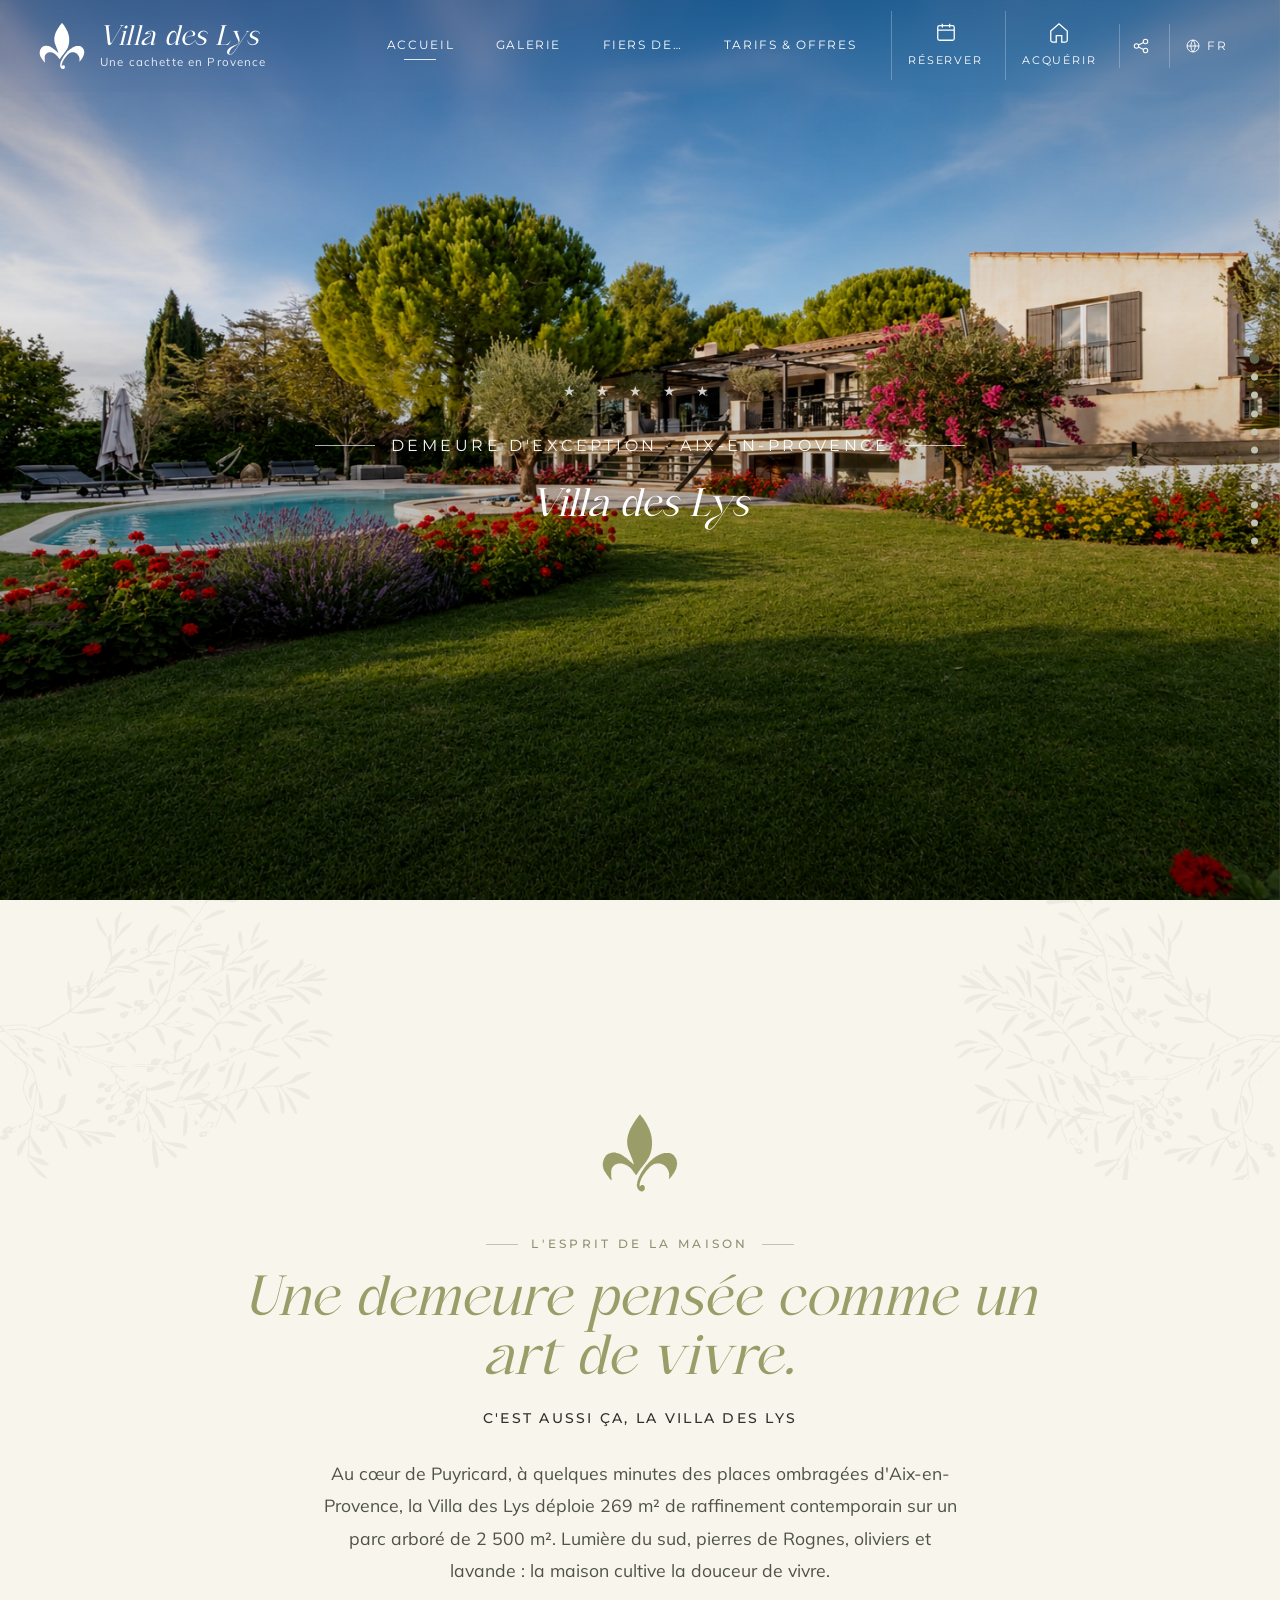
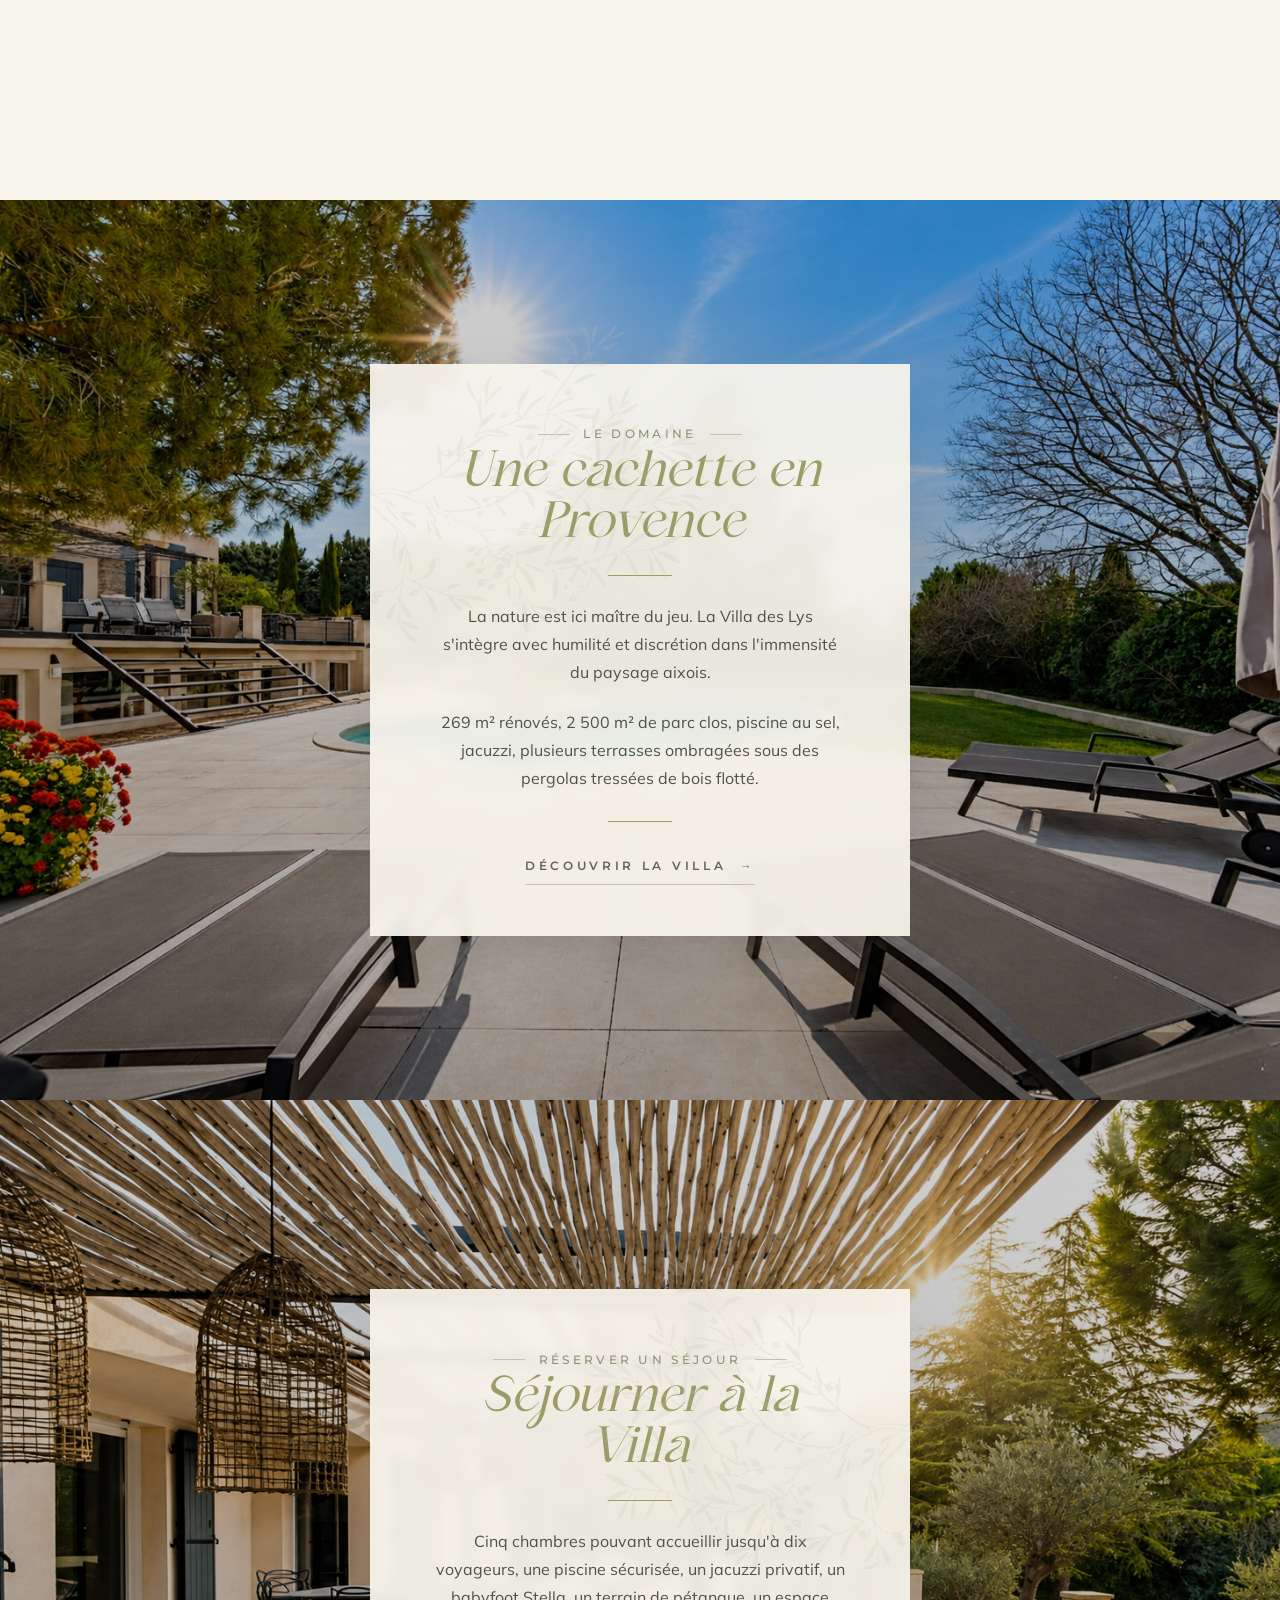
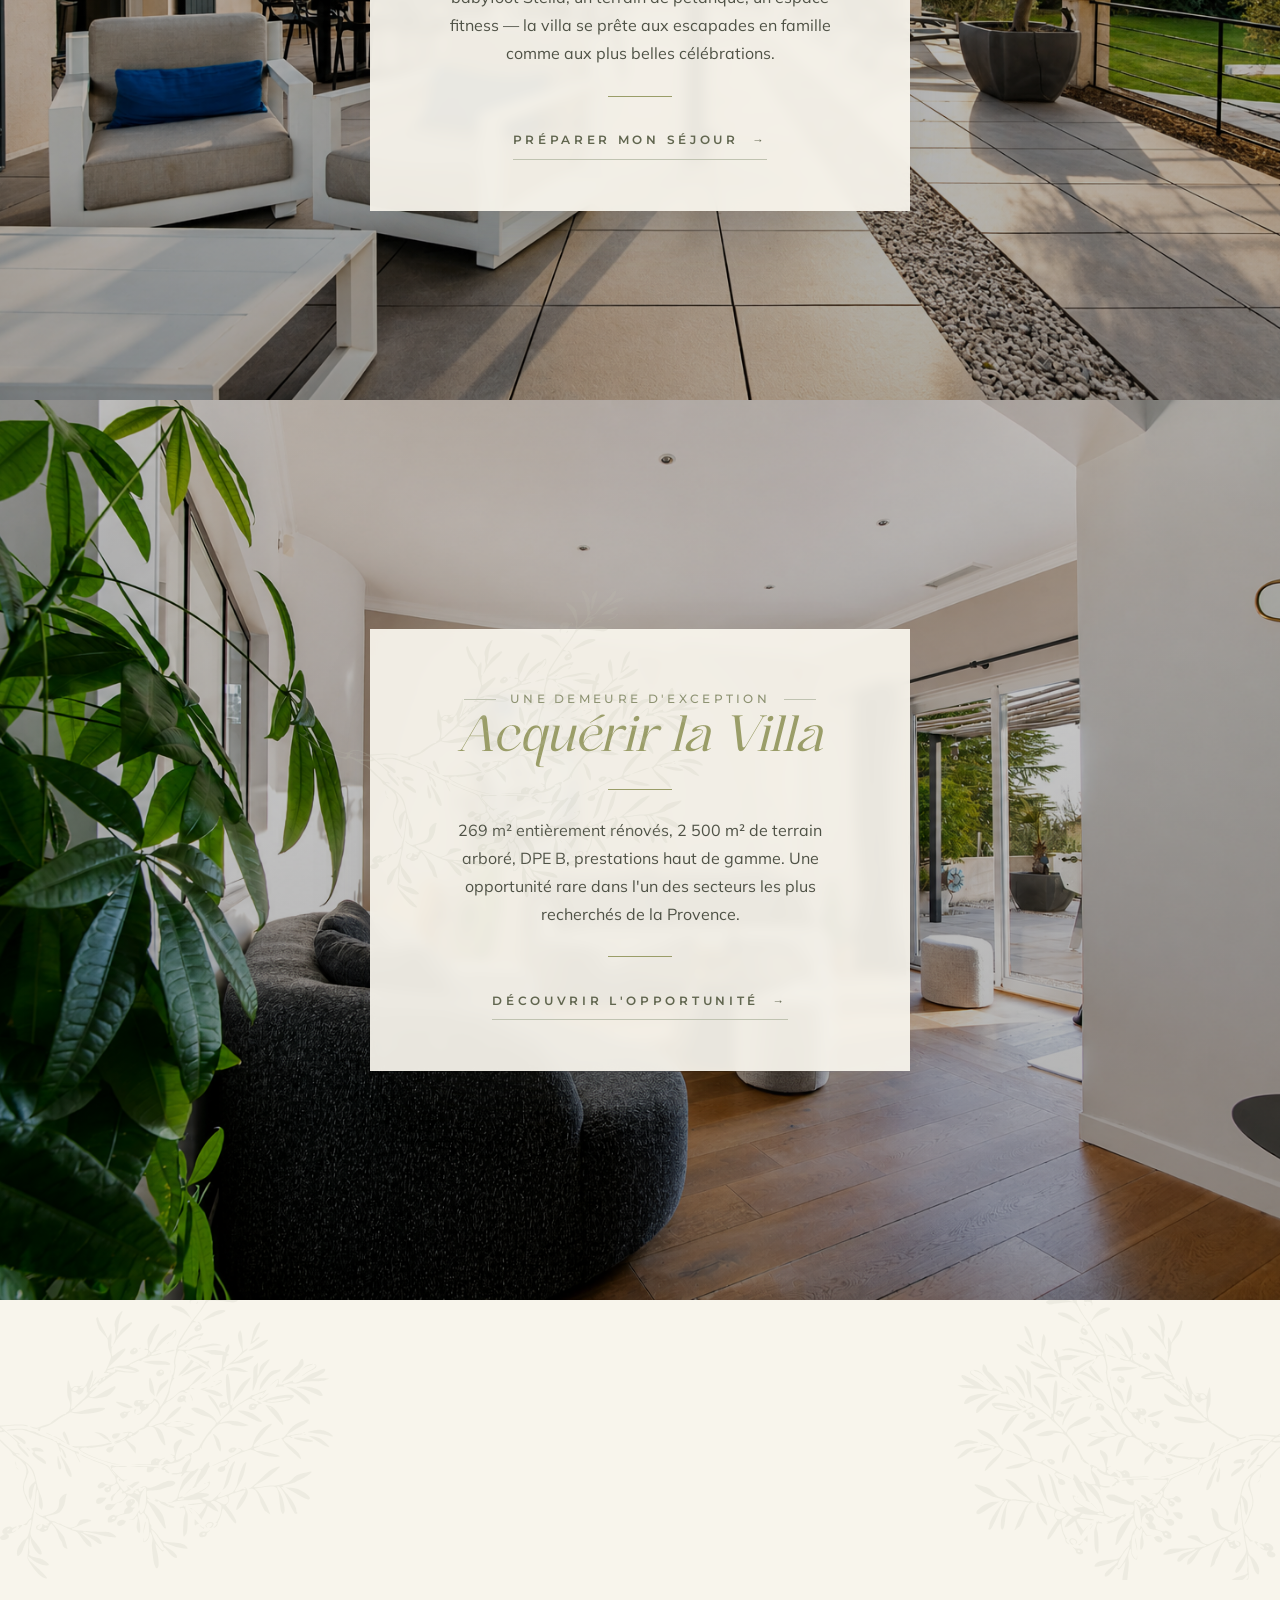
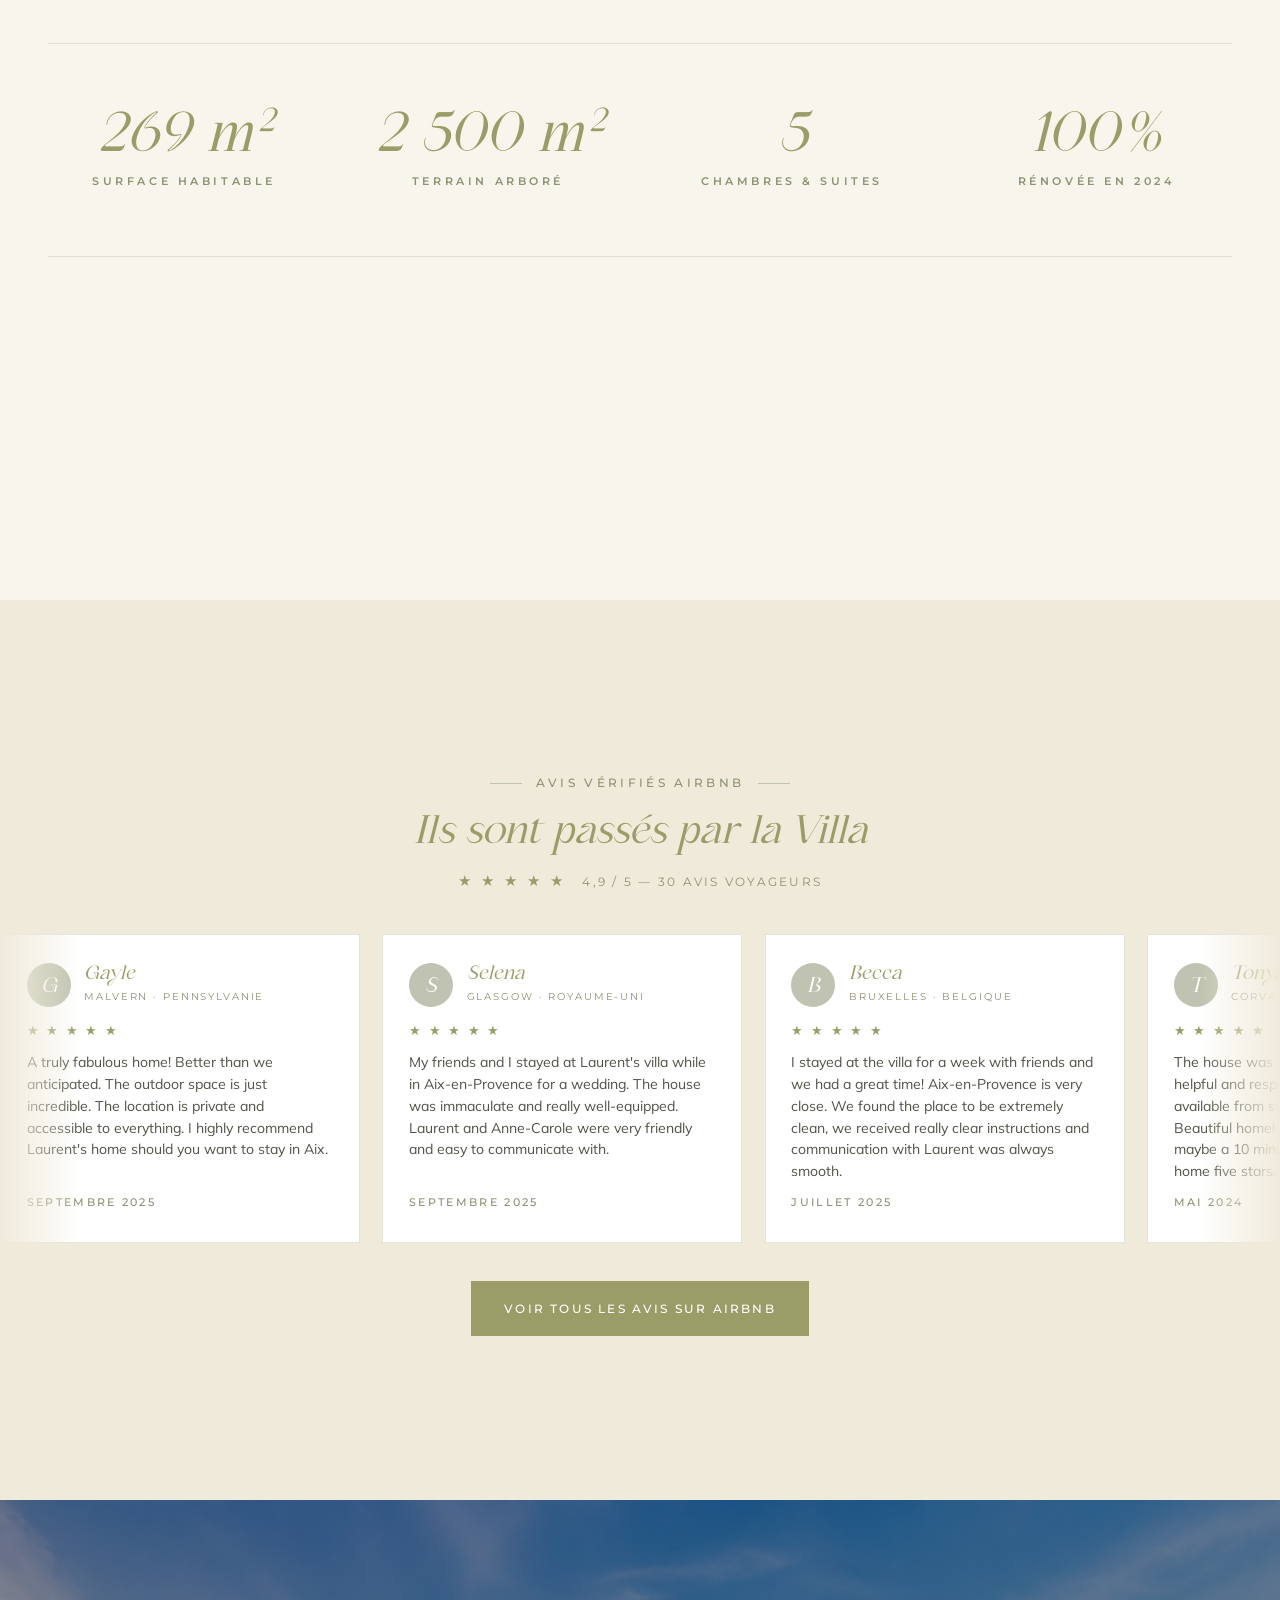
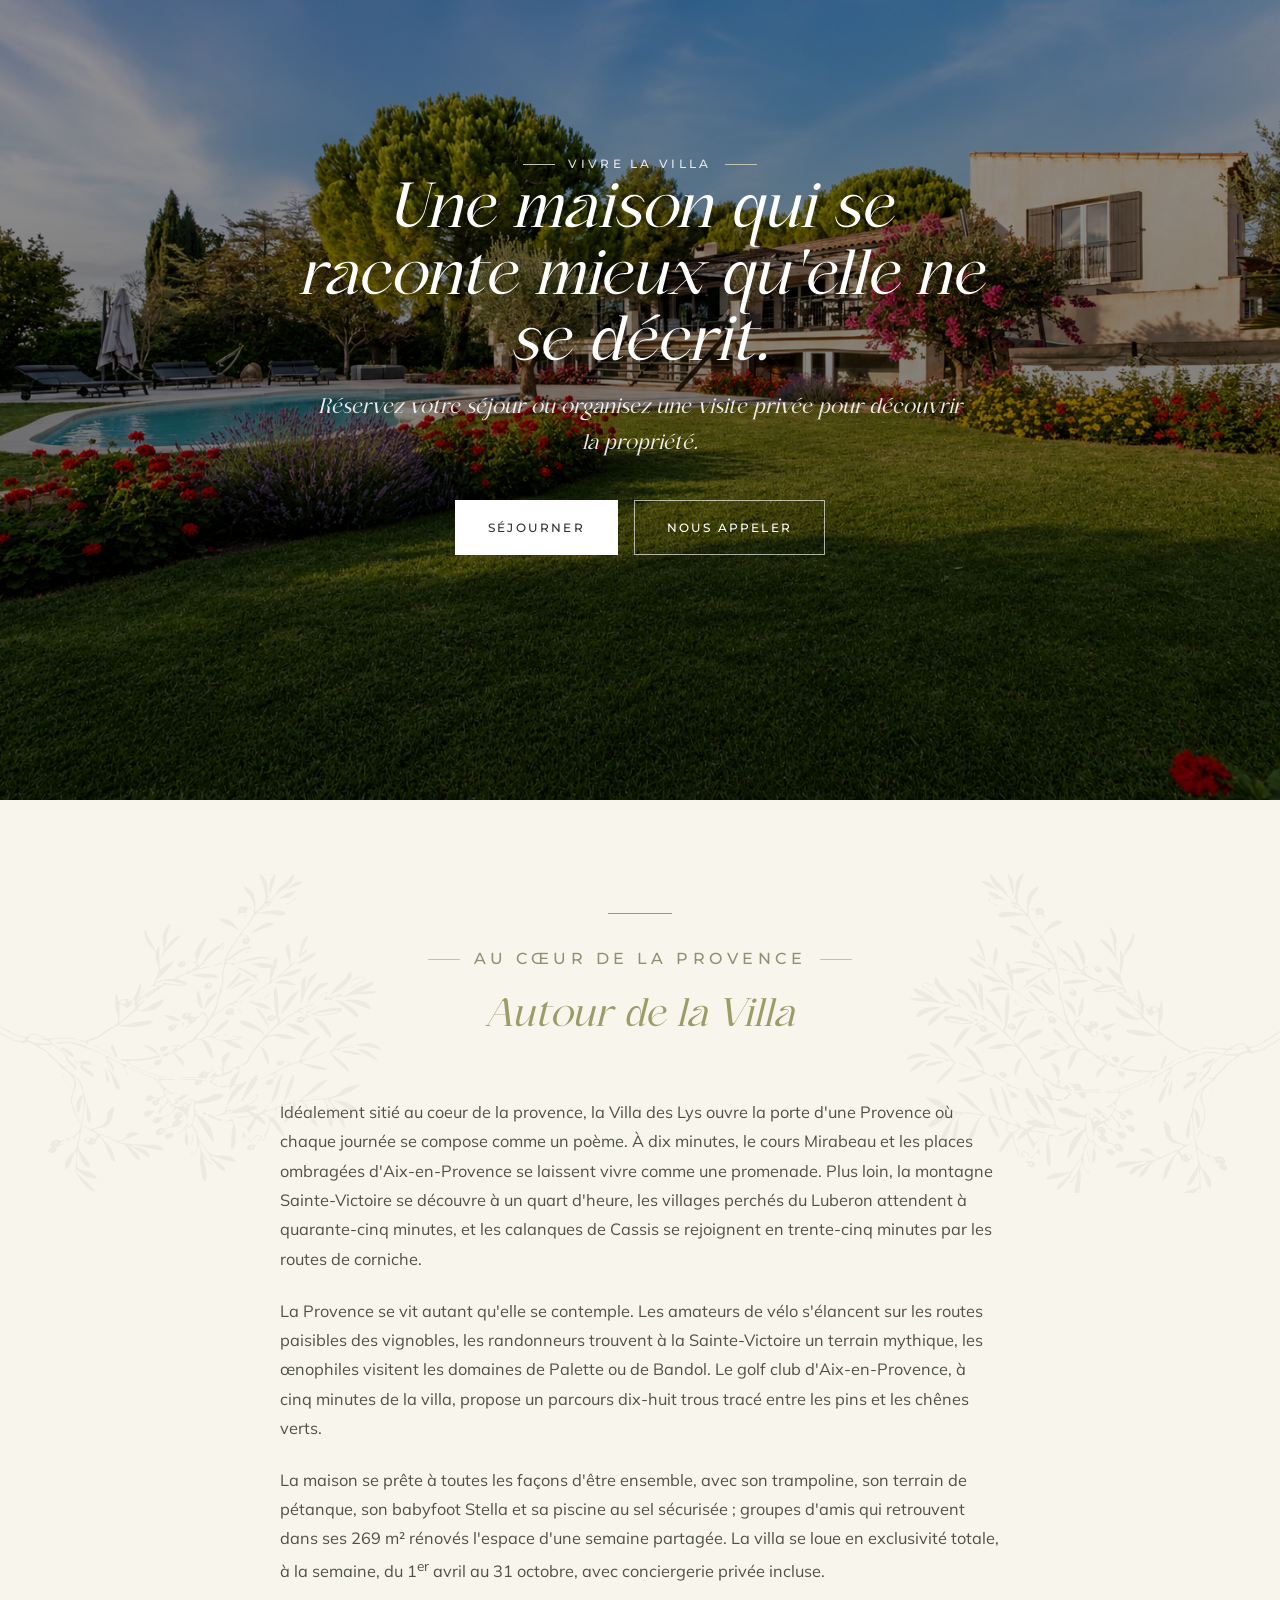
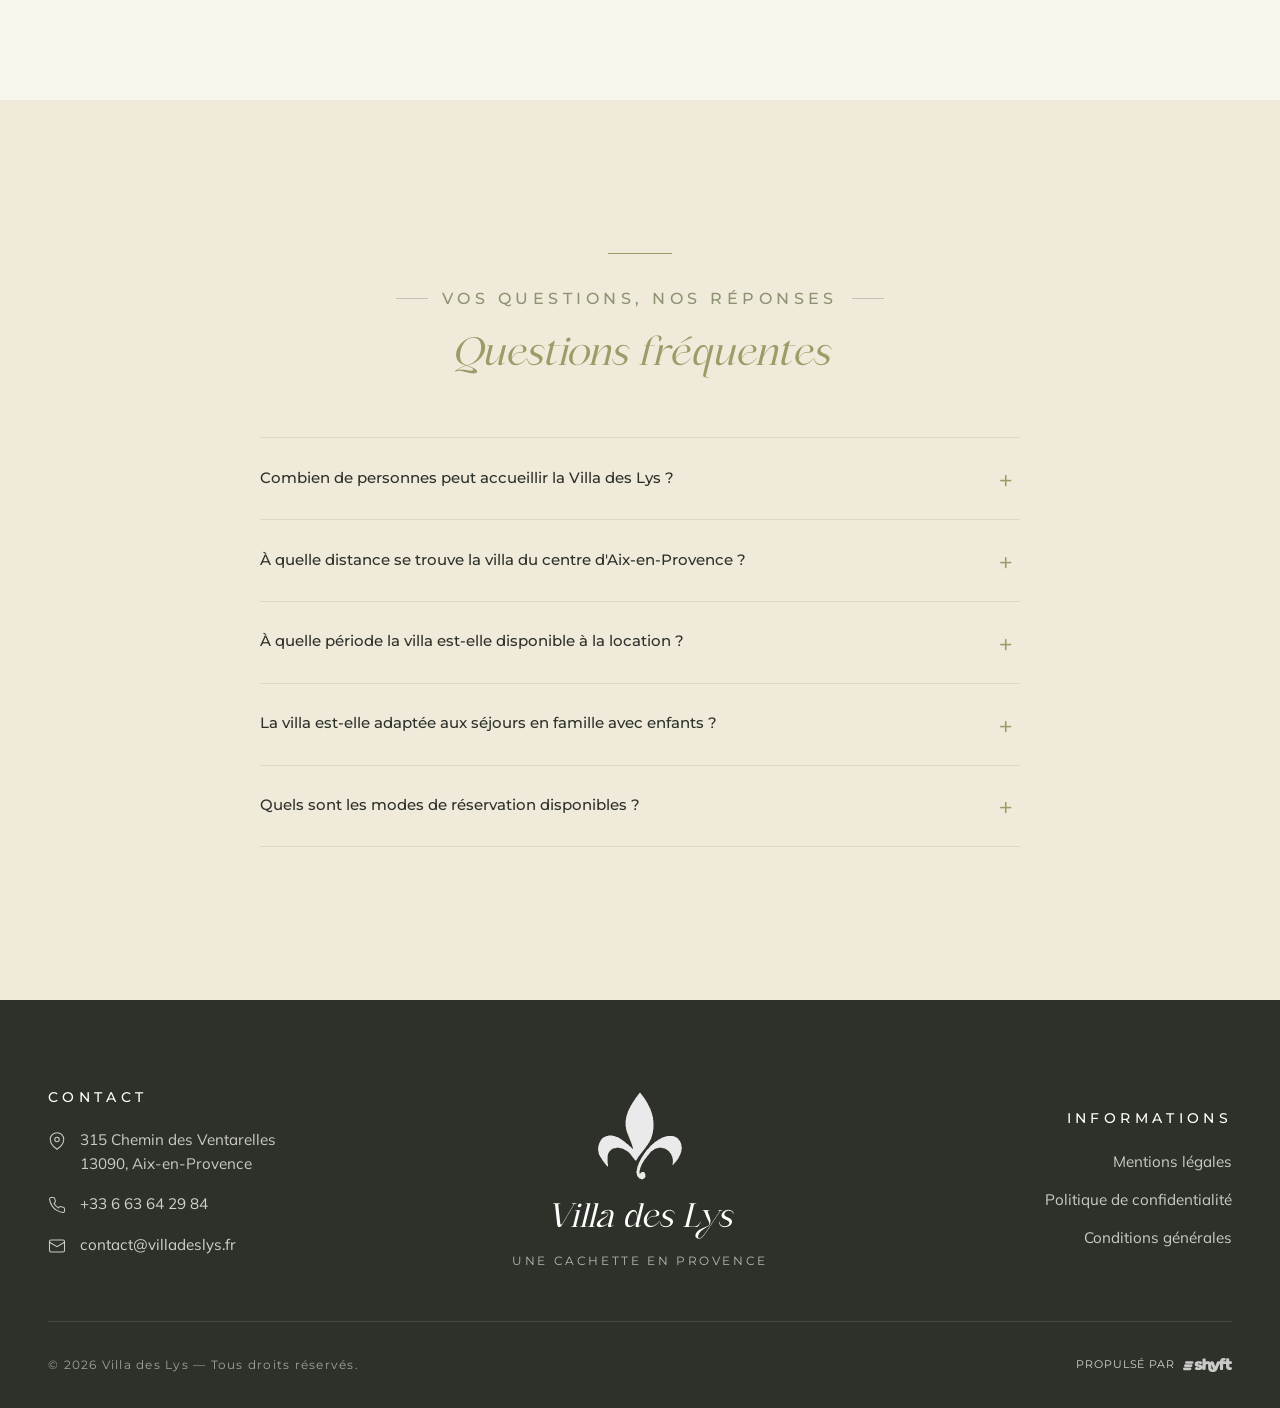
<file: index.html>
<!doctype html>
<html lang="fr">
<head>
  <meta charset="utf-8" />
  <meta name="viewport" content="width=device-width, initial-scale=1" />
  <title>Villa des Lys — Location villa luxe Aix-en-Provence avec piscine | Puyricard</title>
  <meta name="description" content="Location villa de prestige à Puyricard, 269 m², 8 personnes, piscine au sel, jacuzzi, parc 2 500 m². À 10 min d'Aix-en-Provence. Réservez votre séjour en Provence." />
  <meta name="robots" content="index, follow" />
  <link rel="canonical" href="https://lavilladeslys.fr/" />
  <link rel="alternate" hreflang="fr" href="https://lavilladeslys.fr/" />
  <link rel="alternate" hreflang="en" href="https://lavilladeslys.fr/en/" />
  <link rel="alternate" hreflang="x-default" href="https://lavilladeslys.fr/" />

  <!-- Open Graph -->
  <meta property="og:type" content="website" />
  <meta property="og:title" content="Villa des Lys — Location villa luxe Aix-en-Provence avec piscine" />
  <meta property="og:description" content="Villa de prestige à Puyricard, 269 m², 8 personnes, piscine au sel, jacuzzi, parc 2 500 m². À 10 min d'Aix-en-Provence." />
  <meta property="og:image" content="https://lavilladeslys.fr/assets/images/villa-jardin.jpg" />
  <meta property="og:url" content="https://lavilladeslys.fr/" />
  <meta property="og:locale" content="fr_FR" />

  <link rel="preconnect" href="https://fonts.googleapis.com" />
  <link rel="preconnect" href="https://fonts.gstatic.com" crossorigin />
  <link rel="stylesheet" href="https://fonts.googleapis.com/css2?family=Abhaya+Libre:wght@400;500;600;700&family=Mulish:wght@300;400;500;600;700&family=Montserrat:wght@400;500;600;700&display=swap" />
  <link rel="stylesheet" href="assets/css/style.css" />
  <link rel="icon" href="assets/images/logo.svg" type="image/svg+xml" />

  <!-- Schema.org JSON-LD : LodgingBusiness -->
  <script type="application/ld+json">
  {
    "@context": "https://schema.org",
    "@type": "LodgingBusiness",
    "name": "Villa des Lys",
    "description": "Villa de prestige 269m² à Puyricard, 8 voyageurs, piscine au sel, jacuzzi, parc arboré 2500m². À 10 minutes d'Aix-en-Provence.",
    "url": "https://lavilladeslys.fr/",
    "telephone": "+33603896940",
    "email": "contact@villadeslys.fr",
    "address": {
      "@type": "PostalAddress",
      "streetAddress": "Puyricard",
      "addressLocality": "Puyricard",
      "postalCode": "13540",
      "addressRegion": "Provence-Alpes-Côte d'Azur",
      "addressCountry": "FR"
    },
    "geo": {
      "@type": "GeoCoordinates",
      "latitude": 43.564,
      "longitude": 5.431
    },
    "aggregateRating": {
      "@type": "AggregateRating",
      "ratingValue": "4.9",
      "reviewCount": "30",
      "bestRating": "5"
    },
    "priceRange": "€€€",
    "numberOfRooms": 4,
    "amenityFeature": [
      {"@type": "LocationFeatureSpecification", "name": "Piscine au sel", "value": true},
      {"@type": "LocationFeatureSpecification", "name": "Jacuzzi privatif", "value": true},
      {"@type": "LocationFeatureSpecification", "name": "Wifi haut débit", "value": true},
      {"@type": "LocationFeatureSpecification", "name": "Climatisation", "value": true},
      {"@type": "LocationFeatureSpecification", "name": "Parking privé", "value": true},
      {"@type": "LocationFeatureSpecification", "name": "Espace fitness", "value": true}
    ],
    "sameAs": [
      "https://www.airbnb.fr/rooms/47624907"
    ]
  }
  </script>

  <!-- Schema.org JSON-LD : FAQPage -->
  <script type="application/ld+json">
  {
    "@context": "https://schema.org",
    "@type": "FAQPage",
    "mainEntity": [
      {
        "@type": "Question",
        "name": "Combien de personnes peut accueillir la Villa des Lys ?",
        "acceptedAnswer": {"@type": "Answer", "text": "La Villa des Lys accueille jusqu'à 8 voyageurs dans ses 4 chambres et son studio indépendant."}
      },
      {
        "@type": "Question",
        "name": "À quelle distance se trouve la villa du centre d'Aix-en-Provence ?",
        "acceptedAnswer": {"@type": "Answer", "text": "La Villa des Lys est située à Puyricard, à environ 10 minutes en voiture du centre d'Aix-en-Provence."}
      },
      {
        "@type": "Question",
        "name": "À quelle période la villa est-elle disponible à la location ?",
        "acceptedAnswer": {"@type": "Answer", "text": "La villa se loue à la semaine du 1er avril au 31 octobre, en exclusivité totale."}
      },
      {
        "@type": "Question",
        "name": "La villa est-elle adaptée aux séjours en famille avec enfants ?",
        "acceptedAnswer": {"@type": "Answer", "text": "Oui, la maison est pensée pour les familles : trampoline, terrain de pétanque, babyfoot Stella, piscine au sel sécurisée, chambres adaptées et conciergerie privée."}
      },
      {
        "@type": "Question",
        "name": "Quels sont les modes de réservation disponibles ?",
        "acceptedAnswer": {"@type": "Answer", "text": "Réservation en direct via le formulaire du site, par téléphone, ou sur Airbnb."}
      }
    ]
  }
  </script>
</head>
<body class="page-home">

  <header class="site-header is-light">
    <div class="site-header__inner">
      <a href="index.html" class="site-header__brand-link" aria-label="Villa des Lys — Accueil">
        <span class="brand-logo" aria-hidden="true"></span>
        <span class="site-header__brand-text">
          <span class="site-header__brand-name">Villa des Lys</span>
          <span class="site-header__brand-tagline">Une cachette en Provence</span>
        </span>
      </a>
      <nav class="site-nav" aria-label="Navigation principale">
        <a href="index.html" class="is-active">Accueil</a>
        <a href="pages/photos.html">Galerie</a>
        <a href="pages/fiers-de.html">Fiers de…</a>
        <a href="pages/tarifs.html">Tarifs &amp; offres</a>
      </nav>
      <div class="site-header__actions">
        <a href="#reserver" class="header-action" aria-label="Réserver un séjour">
          <svg viewBox="0 0 24 24" aria-hidden="true"><rect x="3" y="5" width="18" height="16" rx="2"/><path d="M3 10h18M8 3v4M16 3v4"/></svg>
          <span>Réserver</span>
        </a>
        <a href="pages/acquerir.html" class="header-action" aria-label="Acquérir la villa">
          <svg viewBox="0 0 24 24" aria-hidden="true"><path d="M3 11l9-8 9 8v10a2 2 0 0 1-2 2h-4v-7h-6v7H5a2 2 0 0 1-2-2z"/></svg>
          <span>Acquérir</span>

        </a>
        <button class="header-icon-btn" aria-label="Partager">
          <svg viewBox="0 0 24 24" aria-hidden="true"><circle cx="6" cy="12" r="3"/><circle cx="18" cy="6" r="3"/><circle cx="18" cy="18" r="3"/><path d="M8.6 10.6l6.8-3.2M8.6 13.4l6.8 3.2"/></svg>
        </button>
        <div class="header-lang" data-lang-current="fr">
          <button type="button" class="header-lang__btn" aria-haspopup="menu" aria-expanded="false" aria-label="Changer de langue">
            <svg viewBox="0 0 24 24" aria-hidden="true"><circle cx="12" cy="12" r="9"/><path d="M3 12h18M12 3a14 14 0 0 1 0 18M12 3a14 14 0 0 0 0 18"/></svg>
            <span class="header-lang__label">FR</span>
          </button>
          <ul class="header-lang__menu" role="menu">
            <li role="none"><a role="menuitem" href="index.html" hreflang="fr" class="is-active" aria-current="true">FR · Français</a></li>
            <li role="none"><a role="menuitem" href="en/index.html" hreflang="en">EN · English</a></li>
          </ul>
        </div>
      </div>
      <button class="menu-toggle" aria-label="Ouvrir le menu" aria-expanded="false">
        <span></span><span></span><span></span>
      </button>
    </div>
  </header>

  <nav class="mobile-menu" aria-label="Navigation mobile">
    <a href="index.html">Accueil</a>
    <a href="pages/photos.html">Nos photos</a>
    <a href="pages/fiers-de.html">Fiers de…</a>
    <a href="pages/tarifs.html">Tarifs &amp; offres</a>
    <a href="#reserver" class="btn">Réserver</a>
    <a href="pages/acquerir.html" class="btn">Acquérir la Villa</a>
  </nav>

  <div class="scroll-dots" aria-hidden="true">
    <button class="scroll-dots__dot is-active" data-target="hero"></button>
    <button class="scroll-dots__dot" data-target="intro"></button>
    <button class="scroll-dots__dot" data-target="card"></button>
    <button class="scroll-dots__dot" data-target="sejour"></button>
    <button class="scroll-dots__dot" data-target="acquerir"></button>
    <button class="scroll-dots__dot" data-target="fiers"></button>
    <button class="scroll-dots__dot" data-target="facts"></button>
    <button class="scroll-dots__dot" data-target="avis"></button>
    <button class="scroll-dots__dot" data-target="banner"></button>
    <button class="scroll-dots__dot" data-target="autour"></button>
    <button class="scroll-dots__dot" data-target="faq"></button>
  </div>

  <main>

    <!-- 1. Hero -->
    <section class="hero" id="hero">
      <div class="hero__media">
        <img src="assets/images/villa-jardin.jpg" alt="Villa des Lys et son jardin provençal — location villa luxe Puyricard Aix-en-Provence" />
      </div>
      <div class="hero__content">
        <span class="hero__stars" aria-hidden="true">★ ★ ★ ★ ★</span><br>
        <p class="hero__kicker">Demeure d'exception · Aix-en-Provence</p>
        <h1>
          <span class="sr-only">Location villa et maison de luxe à Aix-en-Provence — </span>
          Villa <em>des Lys</em>
          <span class="sr-only">, maison de prestige à Puyricard avec piscine</span>
        </h1>
        </div>
      </div>
    </section>

    <!-- 2. Intro strip -->
    <section class="intro-strip section" id="intro">
      <div class="container">
        <span class="olive-deco olive-deco--top-left" aria-hidden="true"></span>
        <span class="olive-deco olive-deco--top-right" aria-hidden="true"></span>
        <span class="brand-logo intro-strip__logo" aria-hidden="true"></span>
        <span class="eyebrow center">L'esprit de la maison</span>
        <h2 class="intro-strip__title reveal">Une demeure pensée comme un art de vivre.</h2>
        <p class="kicker intro-strip__sub reveal">C'est aussi ça, la Villa des Lys</p>
        <p class="intro-strip__text reveal reveal--delay-1">
          Au cœur de Puyricard, à quelques minutes des places ombragées d'Aix-en-Provence, la Villa des Lys déploie 269 m² de raffinement contemporain sur un parc arboré de 2 500 m². Lumière du sud, pierres de Rognes, oliviers et lavande&nbsp;: la maison cultive la douceur de vivre.
        </p>
      </div>
    </section>

    <!-- 3. Une cachette en Provence (Le Domaine) -->
    <section class="hero-card-section" id="card">
      <div class="hero-card-section__media">
        <img src="assets/images/piscine.jpg" alt="Piscine au sel et terrasse de la Villa des Lys — location vacances Provence" />
      </div>
      <div class="hero-card reveal">
        <span class="olive-deco olive-deco--top-left" aria-hidden="true"></span>
        <span class="eyebrow center">Le Domaine</span>
        <h2>Une cachette en Provence</h2>
        <span class="hero-card__divider" aria-hidden="true"></span>
        <p>La nature est ici maître du jeu. La Villa des Lys s'intègre avec humilité et discrétion dans l'immensité du paysage aixois.</p>
        <p>269 m² rénovés, 2 500 m² de parc clos, piscine au sel, jacuzzi, plusieurs terrasses ombragées sous des pergolas tressées de bois flotté.</p>
        <span class="hero-card__divider" aria-hidden="true"></span>
        <a href="#sejour" class="btn-link">Découvrir la villa</a>
      </div>
    </section>

    <!-- 4. Séjourner -->
    <section class="hero-card-section" id="sejour">
      <div class="hero-card-section__media">
        <img src="assets/images/terrasse-pergola.jpg" alt="Terrasse ombragée sous pergola — Villa des Lys Puyricard" />
      </div>
      <div class="hero-card reveal">
        <span class="olive-deco olive-deco--top-right" aria-hidden="true"></span>
        <span class="eyebrow center">Réserver un séjour</span>
        <h2>Séjourner à la Villa</h2>
        <span class="hero-card__divider" aria-hidden="true"></span>
        <p>Cinq chambres pouvant accueillir jusqu'à dix voyageurs, une piscine sécurisée, un jacuzzi privatif, un babyfoot Stella, un terrain de pétanque, un espace fitness — la villa se prête aux escapades en famille comme aux plus belles célébrations.</p>
        <span class="hero-card__divider" aria-hidden="true"></span>
        <a href="#reserver" class="btn-link">Préparer mon séjour</a>
      </div>
    </section>

    <!-- 5. Acquérir la Villa -->
    <section class="hero-card-section" id="acquerir">
      <div class="hero-card-section__media">
        <img src="assets/images/salon.jpg" alt="Cuisine ouverte rénovée — Villa des Lys Puyricard Aix-en-Provence" />
      </div>
      <div class="hero-card reveal">
        <span class="olive-deco olive-deco--top-left" aria-hidden="true"></span>
        <span class="eyebrow center">Une demeure d'exception</span>
        <h2>Acquérir la Villa</h2>
        <span class="hero-card__divider" aria-hidden="true"></span>
        <p>269 m² entièrement rénovés, 2 500 m² de terrain arboré, DPE B, prestations haut de gamme. Une opportunité rare dans l'un des secteurs les plus recherchés de la Provence.</p>
        <span class="hero-card__divider" aria-hidden="true"></span>
        <a href="pages/acquerir.html" class="btn-link">Découvrir l'opportunité</a>
      </div>
    </section>

    
    <!-- 7. Facts -->
    <section class="section" id="facts">
      <div class="container">
        <div class="facts">
          <span class="olive-deco olive-deco--top-left" aria-hidden="true"></span>
          <span class="olive-deco olive-deco--top-right" aria-hidden="true"></span>
          <div class="fact"><div class="fact__number">269 m²</div><div class="fact__label">Surface habitable</div></div>
          <div class="fact"><div class="fact__number">2 500 m²</div><div class="fact__label">Terrain arboré</div></div>
          <div class="fact"><div class="fact__number">5</div><div class="fact__label">Chambres &amp; suites</div></div>
          <div class="fact"><div class="fact__number">100%</div><div class="fact__label">Rénovée en 2024</div></div>
        </div>
      </div>
    </section>

    <!-- 8. Testimonials marquee -->
    <section class="section testimonials" id="avis">
      <div class="container">
        <div class="testimonials__head">
          <span class="eyebrow center">Avis vérifiés Airbnb</span>
          <h2>Ils sont passés par la Villa</h2>
          <p class="testimonials__rating"><span class="testimonials__stars">★ ★ ★ ★ ★</span><span>4,9 / 5 — 30 avis voyageurs</span></p>
        </div>
      </div>
      <div class="testimonials__marquee">
        <div class="testimonials__track">
          <article class="review-card">
            <div class="review-card__header">
              <div class="review-card__avatar">G</div>
              <div class="review-card__meta">
                <span class="review-card__name">Gayle</span>
                <span class="review-card__location">Malvern · Pennsylvanie</span>
              </div>
            </div>
            <div class="review-card__stars">★ ★ ★ ★ ★</div>
            <p class="review-card__text">A truly fabulous home! Better than we anticipated. The outdoor space is just incredible. The location is private and accessible to everything. I highly recommend Laurent's home should you want to stay in Aix.</p>
            <span class="review-card__date">Septembre 2025</span>
          </article>
          <article class="review-card">
            <div class="review-card__header">
              <div class="review-card__avatar">S</div>
              <div class="review-card__meta">
                <span class="review-card__name">Selena</span>
                <span class="review-card__location">Glasgow · Royaume-Uni</span>
              </div>
            </div>
            <div class="review-card__stars">★ ★ ★ ★ ★</div>
            <p class="review-card__text">My friends and I stayed at Laurent's villa while in Aix-en-Provence for a wedding. The house was immaculate and really well-equipped. Laurent and Anne-Carole were very friendly and easy to communicate with.</p>
            <span class="review-card__date">Septembre 2025</span>
          </article>
          <article class="review-card">
            <div class="review-card__header">
              <div class="review-card__avatar">B</div>
              <div class="review-card__meta">
                <span class="review-card__name">Becca</span>
                <span class="review-card__location">Bruxelles · Belgique</span>
              </div>
            </div>
            <div class="review-card__stars">★ ★ ★ ★ ★</div>
            <p class="review-card__text">I stayed at the villa for a week with friends and we had a great time! Aix-en-Provence is very close. We found the place to be extremely clean, we received really clear instructions and communication with Laurent was always smooth.</p>
            <span class="review-card__date">Juillet 2025</span>
          </article>
          <article class="review-card">
            <div class="review-card__header">
              <div class="review-card__avatar">T</div>
              <div class="review-card__meta">
                <span class="review-card__name">Tonya</span>
                <span class="review-card__location">Corvallis · Oregon</span>
              </div>
            </div>
            <div class="review-card__stars">★ ★ ★ ★ ★</div>
            <p class="review-card__text">The house was beautiful, the host was so helpful and responsive. Lots of activities available from swimming, darts to badminton. Beautiful home! Very close to Aix-en-Provence, maybe a 10 minute drive. I give this gorgeous home five stars.</p>
            <span class="review-card__date">Mai 2024</span>
          </article>
          <article class="review-card">
            <div class="review-card__header">
              <div class="review-card__avatar">M</div>
              <div class="review-card__meta">
                <span class="review-card__name">Martin</span>
                <span class="review-card__location">Mannheim · Allemagne</span>
              </div>
            </div>
            <div class="review-card__stars">★ ★ ★ ★ ★</div>
            <p class="review-card__text">Wir hatten mit 8 Erwachsenen und einem Kleinkind eine wunderschöne Woche in diesem tollen Haus. Das Haus ist riesig. Die Ausstattung der Küche ist hervorragend. Der Pool und Whirlpool sind wunderbar. Laurent ist sehr hilfreich.</p>
            <span class="review-card__date">Juin 2024</span>
          </article>
          <article class="review-card">
            <div class="review-card__header">
              <div class="review-card__avatar">C</div>
              <div class="review-card__meta">
                <span class="review-card__name">Christian</span>
                <span class="review-card__location">Chens-sur-Léman · France</span>
              </div>
            </div>
            <div class="review-card__stars">★ ★ ★ ★ ★</div>
            <p class="review-card__text">Logement parfait conforme à la description. Idéal pour passer un séjour en famille ou avec des amis. Spacieux, très lumineux, une immense terrasse aménagée — un petit coin de paradis ! Une cuisine impressionnante. N'hésitez pas !</p>
            <span class="review-card__date">Mars 2024</span>
          </article>
          <article class="review-card">
            <div class="review-card__header">
              <div class="review-card__avatar">S</div>
              <div class="review-card__meta">
                <span class="review-card__name">Sandrine</span>
                <span class="review-card__location">Palo Alto · Californie</span>
              </div>
            </div>
            <div class="review-card__stars">★ ★ ★ ★ ★</div>
            <p class="review-card__text">An absolutely stunning home. Clean, modern, with impeccable interior design and landscape. Laurent's house is a gem in the middle of Provence. The pool, ping pong table, and trampoline were a hit with the kids. A short 10 min commute will take you to downtown Aix-en-Provence.</p>
            <span class="review-card__date">Juillet 2022</span>
          </article>
          <article class="review-card">
            <div class="review-card__header">
              <div class="review-card__avatar">J</div>
              <div class="review-card__meta">
                <span class="review-card__name">Justine</span>
                <span class="review-card__location">Paris · France</span>
              </div>
            </div>
            <div class="review-card__stars">★ ★ ★ ★ ★</div>
            <p class="review-card__text">Cette maison est vraiment superbe et très agréable. Parfait pour des vacances reposantes. Mention spéciale pour le trampoline qui a ravis nos enfants !</p>
            <span class="review-card__date">Octobre 2021</span>
          </article>
          <!-- Duplicate set for seamless loop -->
          <article class="review-card" aria-hidden="true">
            <div class="review-card__header">
              <div class="review-card__avatar">G</div>
              <div class="review-card__meta">
                <span class="review-card__name">Gayle</span>
                <span class="review-card__location">Malvern · Pennsylvanie</span>
              </div>
            </div>
            <div class="review-card__stars">★ ★ ★ ★ ★</div>
            <p class="review-card__text">A truly fabulous home! Better than we anticipated. The outdoor space is just incredible. The location is private and accessible to everything. I highly recommend Laurent's home should you want to stay in Aix.</p>
            <span class="review-card__date">Septembre 2025</span>
          </article>
          <article class="review-card" aria-hidden="true">
            <div class="review-card__header">
              <div class="review-card__avatar">S</div>
              <div class="review-card__meta">
                <span class="review-card__name">Selena</span>
                <span class="review-card__location">Glasgow · Royaume-Uni</span>
              </div>
            </div>
            <div class="review-card__stars">★ ★ ★ ★ ★</div>
            <p class="review-card__text">My friends and I stayed at Laurent's villa while in Aix-en-Provence for a wedding. The house was immaculate and really well-equipped. Laurent and Anne-Carole were very friendly and easy to communicate with.</p>
            <span class="review-card__date">Septembre 2025</span>
          </article>
          <article class="review-card" aria-hidden="true">
            <div class="review-card__header">
              <div class="review-card__avatar">B</div>
              <div class="review-card__meta">
                <span class="review-card__name">Becca</span>
                <span class="review-card__location">Bruxelles · Belgique</span>
              </div>
            </div>
            <div class="review-card__stars">★ ★ ★ ★ ★</div>
            <p class="review-card__text">I stayed at the villa for a week with friends and we had a great time! Aix-en-Provence is very close. We found the place to be extremely clean, we received really clear instructions and communication with Laurent was always smooth.</p>
            <span class="review-card__date">Juillet 2025</span>
          </article>
          <article class="review-card" aria-hidden="true">
            <div class="review-card__header">
              <div class="review-card__avatar">T</div>
              <div class="review-card__meta">
                <span class="review-card__name">Tonya</span>
                <span class="review-card__location">Corvallis · Oregon</span>
              </div>
            </div>
            <div class="review-card__stars">★ ★ ★ ★ ★</div>
            <p class="review-card__text">The house was beautiful, the host was so helpful and responsive. Lots of activities available from swimming, darts to badminton. Beautiful home! Very close to Aix-en-Provence, maybe a 10 minute drive. I give this gorgeous home five stars.</p>
            <span class="review-card__date">Mai 2024</span>
          </article>
          <article class="review-card" aria-hidden="true">
            <div class="review-card__header">
              <div class="review-card__avatar">M</div>
              <div class="review-card__meta">
                <span class="review-card__name">Martin</span>
                <span class="review-card__location">Mannheim · Allemagne</span>
              </div>
            </div>
            <div class="review-card__stars">★ ★ ★ ★ ★</div>
            <p class="review-card__text">Wir hatten mit 8 Erwachsenen und einem Kleinkind eine wunderschöne Woche in diesem tollen Haus. Das Haus ist riesig. Die Ausstattung der Küche ist hervorragend. Der Pool und Whirlpool sind wunderbar. Laurent ist sehr hilfreich.</p>
            <span class="review-card__date">Juin 2024</span>
          </article>
          <article class="review-card" aria-hidden="true">
            <div class="review-card__header">
              <div class="review-card__avatar">C</div>
              <div class="review-card__meta">
                <span class="review-card__name">Christian</span>
                <span class="review-card__location">Chens-sur-Léman · France</span>
              </div>
            </div>
            <div class="review-card__stars">★ ★ ★ ★ ★</div>
            <p class="review-card__text">Logement parfait conforme à la description. Idéal pour passer un séjour en famille ou avec des amis. Spacieux, très lumineux, une immense terrasse aménagée — un petit coin de paradis ! Une cuisine impressionnante. N'hésitez pas !</p>
            <span class="review-card__date">Mars 2024</span>
          </article>
          <article class="review-card" aria-hidden="true">
            <div class="review-card__header">
              <div class="review-card__avatar">S</div>
              <div class="review-card__meta">
                <span class="review-card__name">Sandrine</span>
                <span class="review-card__location">Palo Alto · Californie</span>
              </div>
            </div>
            <div class="review-card__stars">★ ★ ★ ★ ★</div>
            <p class="review-card__text">An absolutely stunning home. Clean, modern, with impeccable interior design and landscape. Laurent's house is a gem in the middle of Provence. The pool, ping pong table, and trampoline were a hit with the kids. A short 10 min commute will take you to downtown Aix-en-Provence.</p>
            <span class="review-card__date">Juillet 2022</span>
          </article>
          <article class="review-card" aria-hidden="true">
            <div class="review-card__header">
              <div class="review-card__avatar">J</div>
              <div class="review-card__meta">
                <span class="review-card__name">Justine</span>
                <span class="review-card__location">Paris · France</span>
              </div>
            </div>
            <div class="review-card__stars">★ ★ ★ ★ ★</div>
            <p class="review-card__text">Cette maison est vraiment superbe et très agréable. Parfait pour des vacances reposantes. Mention spéciale pour le trampoline qui a ravis nos enfants !</p>
            <span class="review-card__date">Octobre 2021</span>
          </article>
        </div>
      </div>
      <div class="testimonials__cta">
        <a href="https://www.airbnb.fr/rooms/47624907" target="_blank" rel="noopener" class="btn btn--olive">Voir tous les avis sur Airbnb</a>
      </div>
    </section>

    <!-- 9. Banner CTA -->
    <section class="banner" id="banner">
      <div class="banner__media">
        <img src="assets/images/villa-jardin.jpg" alt="Villa des Lys et son jardin provençal — location villa luxe Puyricard Aix-en-Provence" />
      </div>
      <div class="banner__content">
        <span class="eyebrow center" style="color: rgba(255,255,255,0.85);">Vivre la Villa</span>
        <h2>Une maison qui se raconte mieux qu'elle ne se décrit.</h2>
        <p>Réservez votre séjour ou organisez une visite privée pour découvrir la propriété.</p>
        <div class="banner__actions">
          <a href="#reserver" class="btn btn--light">Séjourner</a>
          <a href="tel:+33603896940" class="btn btn--outline-light">Nous appeler</a>
        </div>
      </div>
    </section>

    <!-- 10. Autour de la Villa (snap section) -->
    <section class="section" id="autour">
      <div class="container">
        <div class="section-head">
        <span class="olive-deco olive-deco--top-left" aria-hidden="true"></span>
        <span class="olive-deco olive-deco--top-right" aria-hidden="true"></span>

          <span class="eyebrow center">Au cœur de la Provence</span>
          <h2>Autour de la Villa</h2>
        </div>
        <div class="prose-block">
          <p>Idéalement sitié au coeur de la provence, la Villa des Lys ouvre la porte d'une Provence où chaque journée se compose comme un poème. À dix minutes, le cours Mirabeau et les places ombragées d'Aix-en-Provence se laissent vivre comme une promenade. Plus loin, la montagne Sainte-Victoire se découvre à un quart d'heure, les villages perchés du Luberon attendent à quarante-cinq minutes, et les calanques de Cassis se rejoignent en trente-cinq minutes par les routes de corniche.</p>
          <p>La Provence se vit autant qu'elle se contemple. Les amateurs de vélo s'élancent sur les routes paisibles des vignobles, les randonneurs trouvent à la Sainte-Victoire un terrain mythique, les œnophiles visitent les domaines de Palette ou de Bandol. Le golf club d'Aix-en-Provence, à cinq minutes de la villa, propose un parcours dix-huit trous tracé entre les pins et les chênes verts.</p>
          <p>La maison se prête à toutes les façons d'être ensemble, avec son trampoline, son terrain de pétanque, son babyfoot Stella et sa piscine au sel sécurisée ; groupes d'amis qui retrouvent dans ses 269 m² rénovés l'espace d'une semaine partagée. La villa se loue en exclusivité totale, à la semaine, du 1<sup>er</sup> avril au 31 octobre, avec conciergerie privée incluse.</p>
        </div>
      </div>
    </section>

    <!-- 11. Questions fréquentes (snap section) -->
    <section class="section section--mute" id="faq">
      <div class="container">
        <div class="section-head">
          <span class="eyebrow center">Vos questions, nos réponses</span>
          <h2>Questions fréquentes</h2>
        </div>
        <div class="faq">
          <details>
            <summary>Combien de personnes peut accueillir la Villa des Lys ?</summary>
            <p>La Villa des Lys accueille jusqu'à 10 voyageurs dans ses 4 chambres et son studio indépendant.</p>
          </details>
          <details>
            <summary>À quelle distance se trouve la villa du centre d'Aix-en-Provence ?</summary>
            <p>La Villa des Lys est située à Puyricard, à environ 10 minutes en voiture du centre d'Aix-en-Provence.</p>
          </details>
          <details>
            <summary>À quelle période la villa est-elle disponible à la location ?</summary>
            <p>La villa se loue à la semaine du 1<sup>er</sup> avril au 31 octobre, en exclusivité totale, avec conciergerie privée incluse.</p>
          </details>
          <details>
            <summary>La villa est-elle adaptée aux séjours en famille avec enfants ?</summary>
            <p>Oui, la maison est pensée pour les familles : trampoline, terrain de pétanque, babyfoot Stella, piscine au sel sécurisée, chambres adaptées et conciergerie privée pour les courses ou un chef à domicile.</p>
          </details>
          <details>
            <summary>Quels sont les modes de réservation disponibles ?</summary>
            <p>La réservation se fait en direct avec le propriétaire via le formulaire du site ou par téléphone. La villa est également disponible sur Airbnb.</p>
          </details>
        </div>
      </div>
    </section>

  </main>

  <footer class="site-footer">
    <div class="container">
      <div class="site-footer__inner">
        <div class="site-footer__contact">
          <h5>Contact</h5>
          <div class="site-footer__contact-item">
            <svg viewBox="0 0 24 24" aria-hidden="true"><path d="M21 10c0 7-9 13-9 13s-9-6-9-13a9 9 0 0 1 18 0z"/><circle cx="12" cy="10" r="3"/></svg>
            <span>315 Chemin des Ventarelles<br/>13090, Aix-en-Provence</span>
          </div>
          <div class="site-footer__contact-item">
            <svg viewBox="0 0 24 24" aria-hidden="true"><path d="M22 16.92v3a2 2 0 0 1-2.18 2 19.79 19.79 0 0 1-8.63-3.07 19.5 19.5 0 0 1-6-6 19.79 19.79 0 0 1-3.07-8.67A2 2 0 0 1 4.11 2h3a2 2 0 0 1 2 1.72 12.84 12.84 0 0 0 .7 2.81 2 2 0 0 1-.45 2.11L8.09 9.91a16 16 0 0 0 6 6l1.27-1.27a2 2 0 0 1 2.11-.45 12.84 12.84 0 0 0 2.81.7A2 2 0 0 1 22 16.92z"/></svg>
            <a href="tel:+33663642984">+33 6 63 64 29 84 </a>
          </div>
          <div class="site-footer__contact-item">
            <svg viewBox="0 0 24 24" aria-hidden="true"><rect x="2" y="4" width="20" height="16" rx="2"/><polyline points="2,7 12,13 22,7"/></svg>
            <a href="mailto:contact@villadeslys.fr">contact@villadeslys.fr</a>
          </div>
        </div>
        <div class="site-footer__center">
          <span class="brand-logo" aria-hidden="true"></span>
          <h4>Villa des Lys</h4>
          <span class="tagline">Une cachette en Provence</span>
        </div>
        <div class="site-footer__info">
          <h5>Informations</h5>
          <ul>
            <li><a href="#">Mentions légales</a></li>
            <li><a href="#">Politique de confidentialité</a></li>
            <li><a href="#">Conditions générales</a></li>
          </ul>
        </div>
      </div>
      <div class="site-footer__bottom">
        <span>© <span id="year"></span> Villa des Lys — Tous droits réservés.</span>
        <a class="site-footer__credit" href="https://shyft.fr" target="_blank" rel="noopener" aria-label="Réalisé par shyft">propulsé par <img src="assets/images/shyft.svg" alt="shyft"/></a>
      </div>
    </div>
  </footer>

  <!-- Booking modal -->
  <div class="booking-modal" id="booking-modal" aria-hidden="true">
    <div class="booking-modal__overlay" data-close-booking></div>
    <div class="booking-modal__card" role="dialog" aria-modal="true" aria-labelledby="booking-title">
      <button class="booking-modal__close" data-close-booking aria-label="Fermer">×</button>
      <div class="booking-card__header">
        <svg viewBox="0 0 24 24" aria-hidden="true"><rect x="3" y="5" width="18" height="16" rx="2"/><path d="M3 10h18M8 3v4M16 3v4"/></svg>
        <h2 id="booking-title">Réservation</h2>
      </div>
      <span class="hero-card__divider" aria-hidden="true" style="margin: 0 0 1.6rem;"></span>
      <div class="vdl-cal" data-vdl-calendar data-input-in="modal-arrivee" data-input-out="modal-depart"></div>
      <form class="booking-widget" onsubmit="event.preventDefault(); window.location='tel:+33603896940';">
        <div class="booking-widget__field booking-widget__field--date">
          <label for="modal-arrivee">Date d'arrivée</label>
          <input type="date" id="modal-arrivee" required />
        </div>
        <div class="booking-widget__field booking-widget__field--date">
          <label for="modal-depart">Date de départ</label>
          <input type="date" id="modal-depart" required />
        </div>
        <div class="booking-widget__field">
          <label for="modal-adultes">Adultes</label>
          <select id="modal-adultes">
            <option>1</option><option selected>2</option><option>3</option><option>4</option>
            <option>5</option><option>6</option><option>7</option><option>8</option>
          </select>
        </div>
        <div class="booking-widget__field">
          <label for="modal-promo">Code promo</label>
          <input type="text" id="modal-promo" placeholder="Optionnel" />
        </div>
        <div class="full">
          <button type="submit" class="btn btn--olive" style="width: 100%;">Vérifier les disponibilités</button>
        </div>
      </form>
      <p style="margin-top: 1.6rem; font-size: 0.85rem; color: var(--color-muted); text-align: center;">
        Notre conciergerie revient vers vous sous 24 h pour confirmer la disponibilité et organiser votre arrivée.
      </p>
    </div>
  </div>

  <script src="assets/js/main.js" defer></script>
  <script src="assets/js/calendar.js" defer></script>
</body>
</html>
</file>
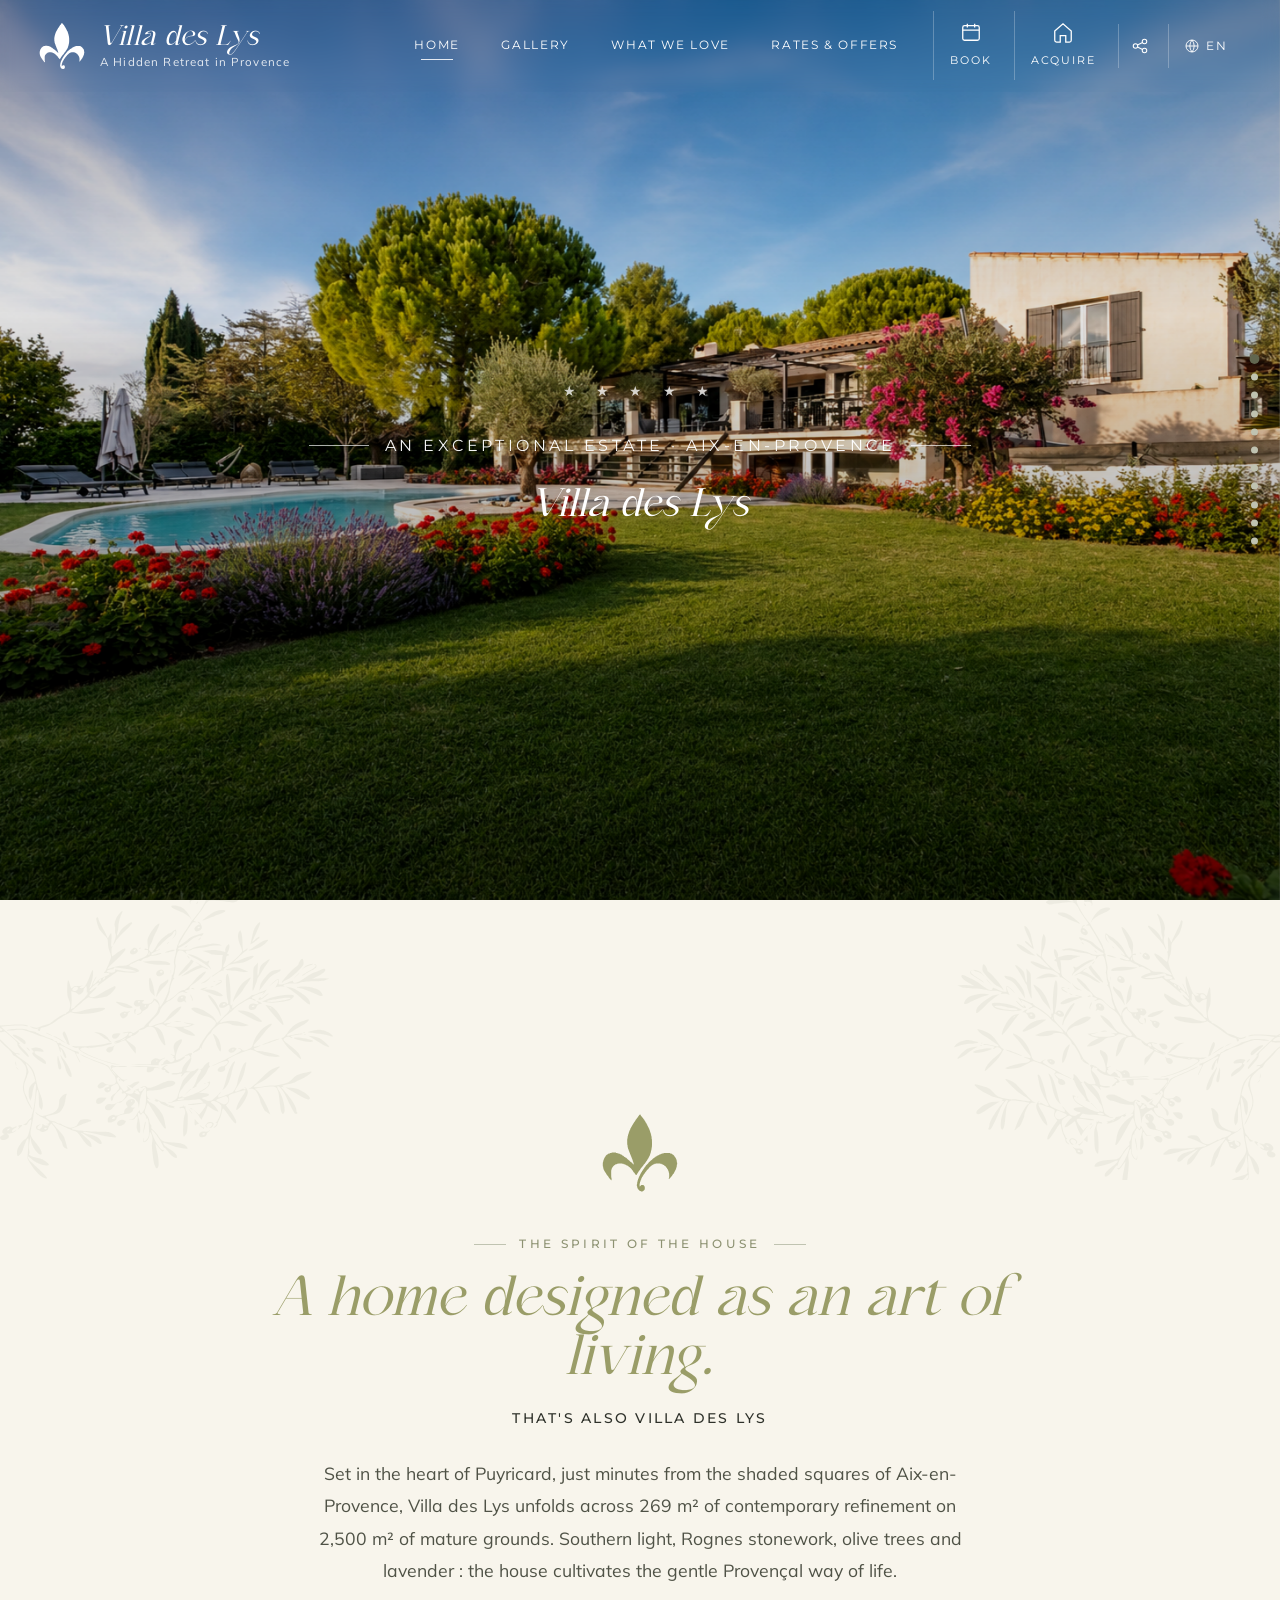
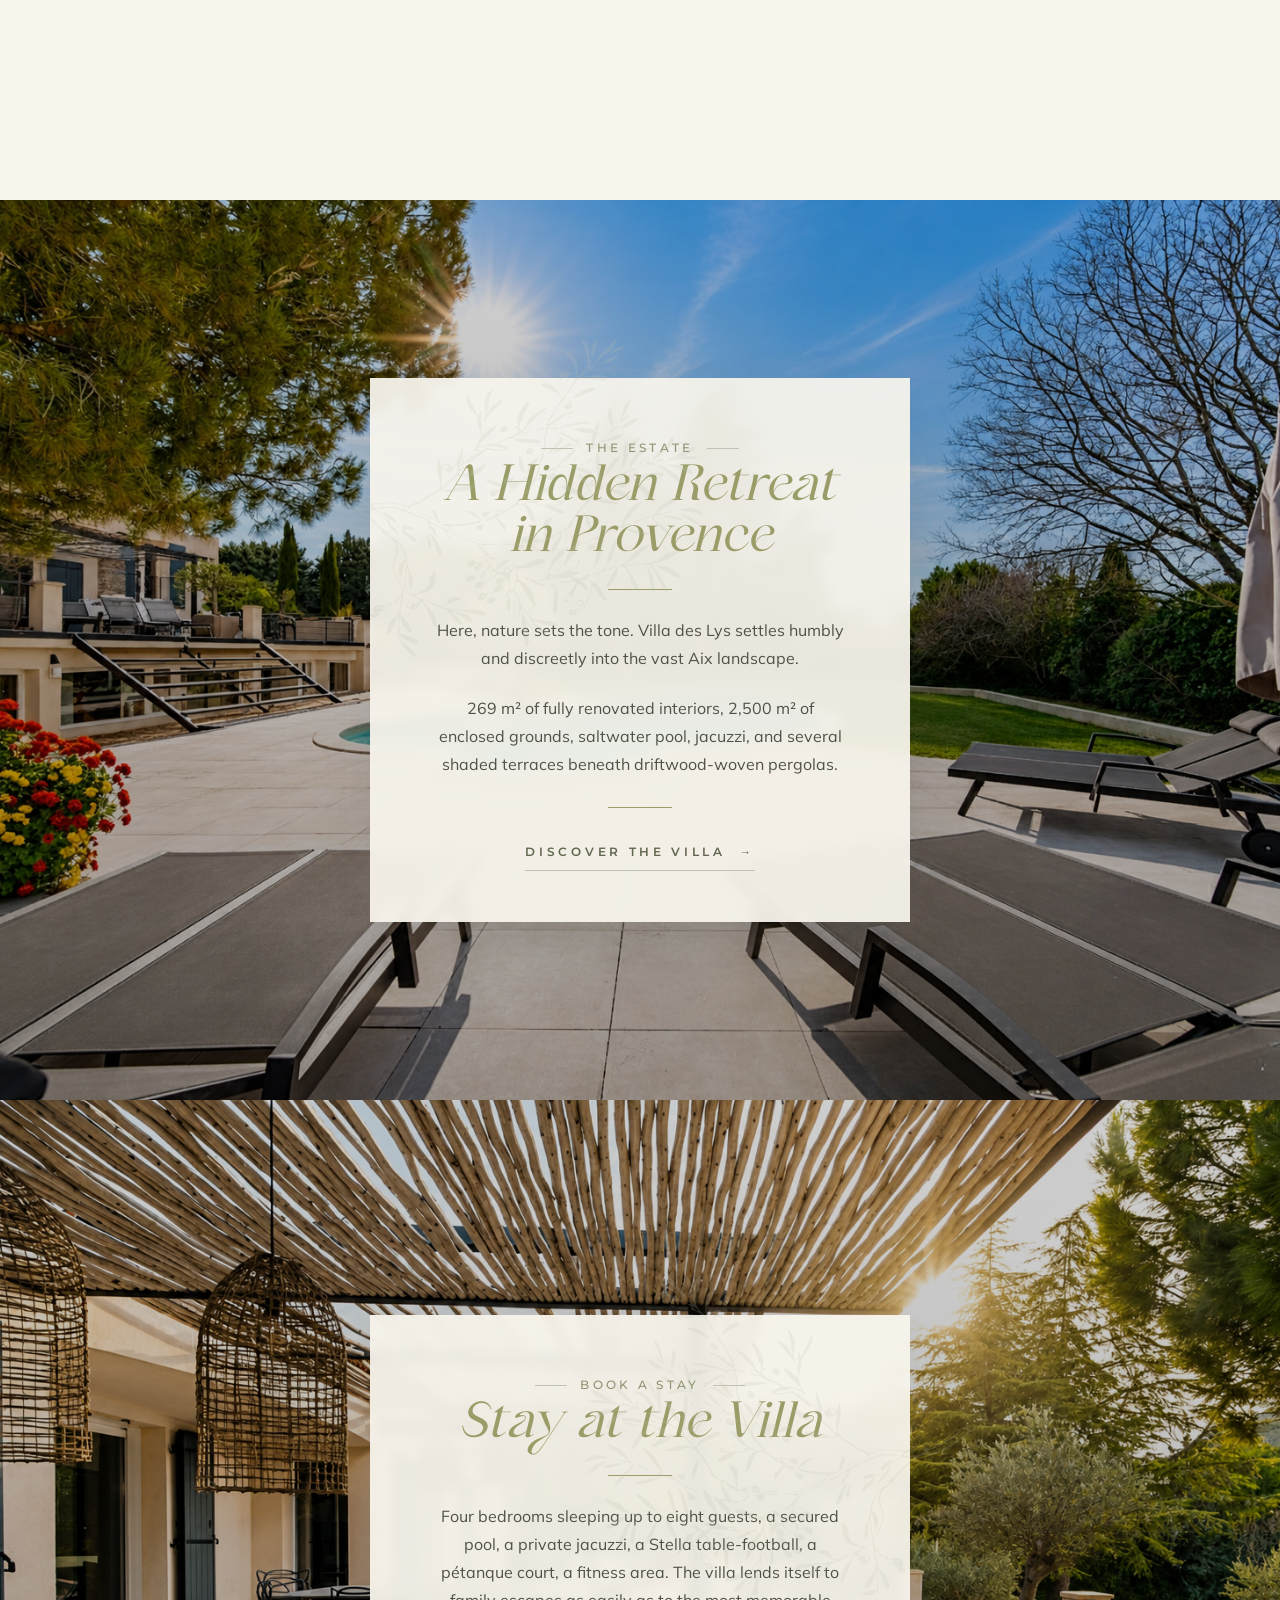
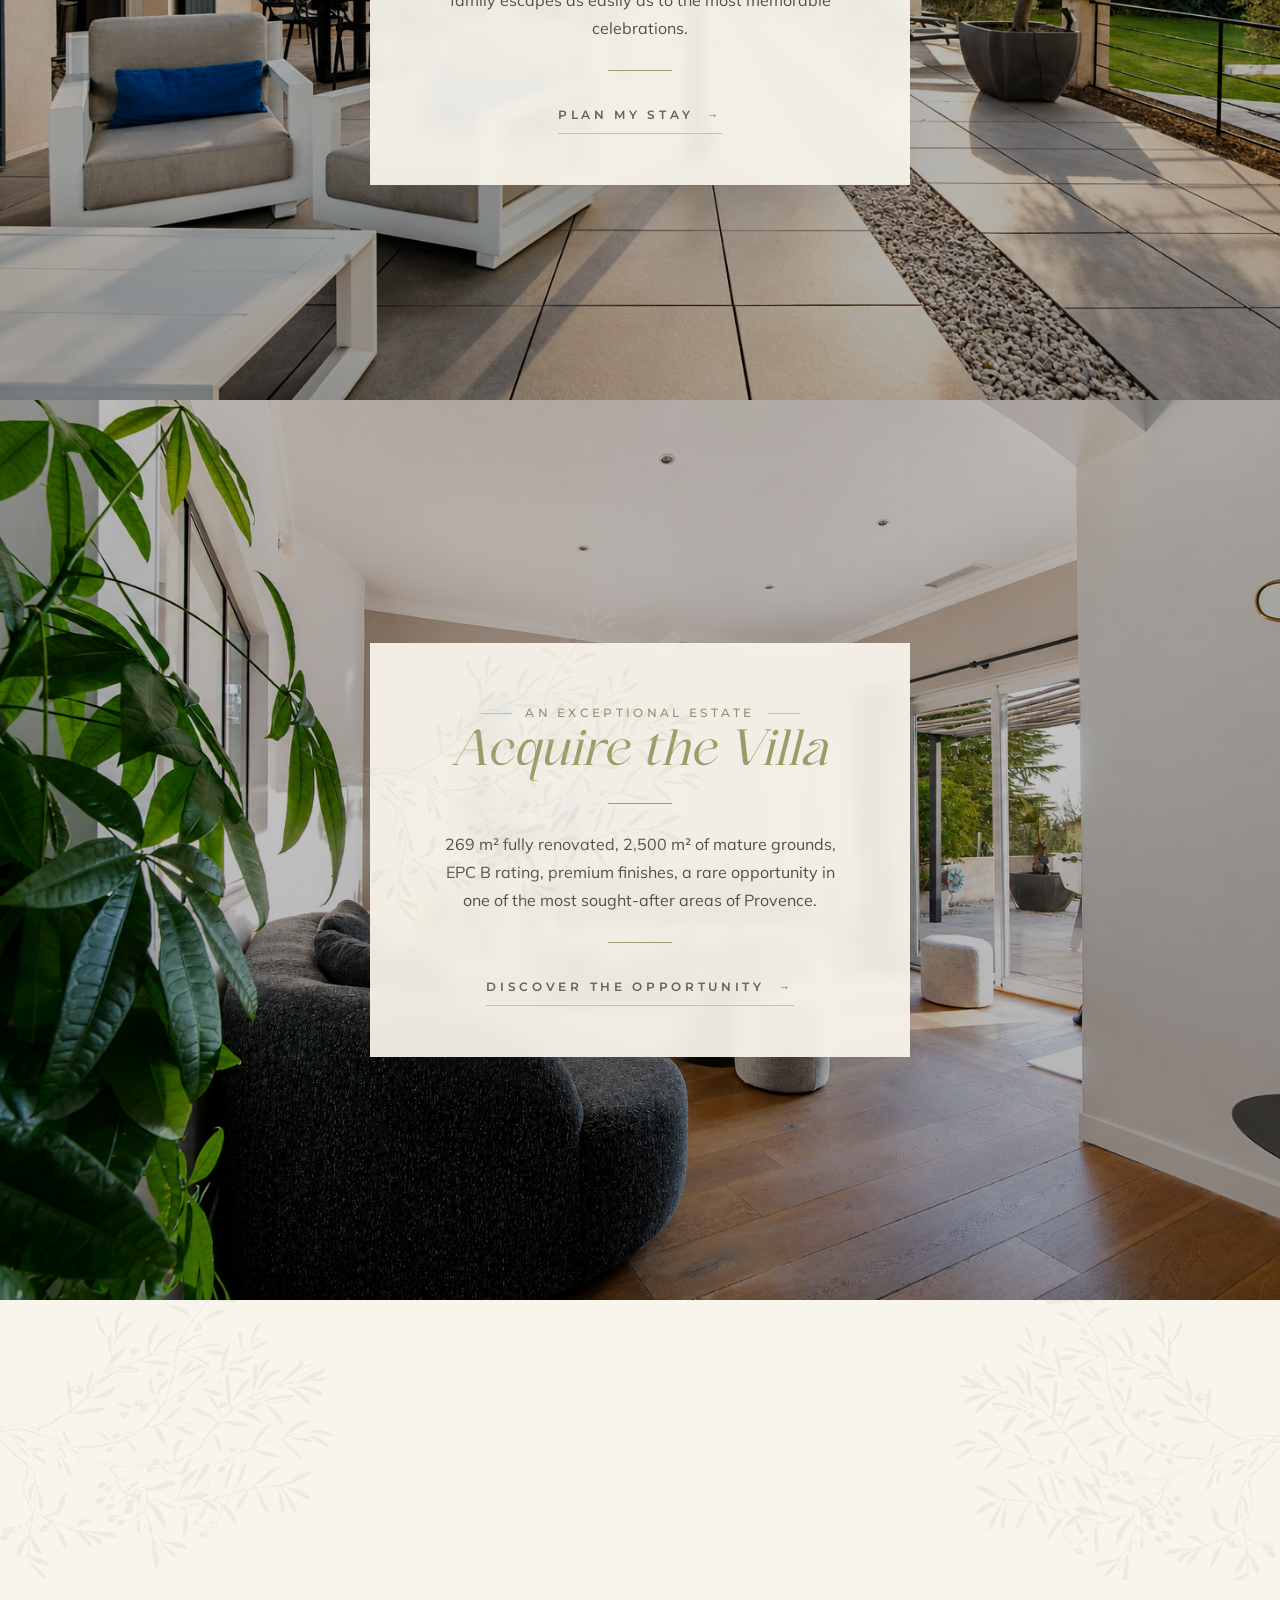
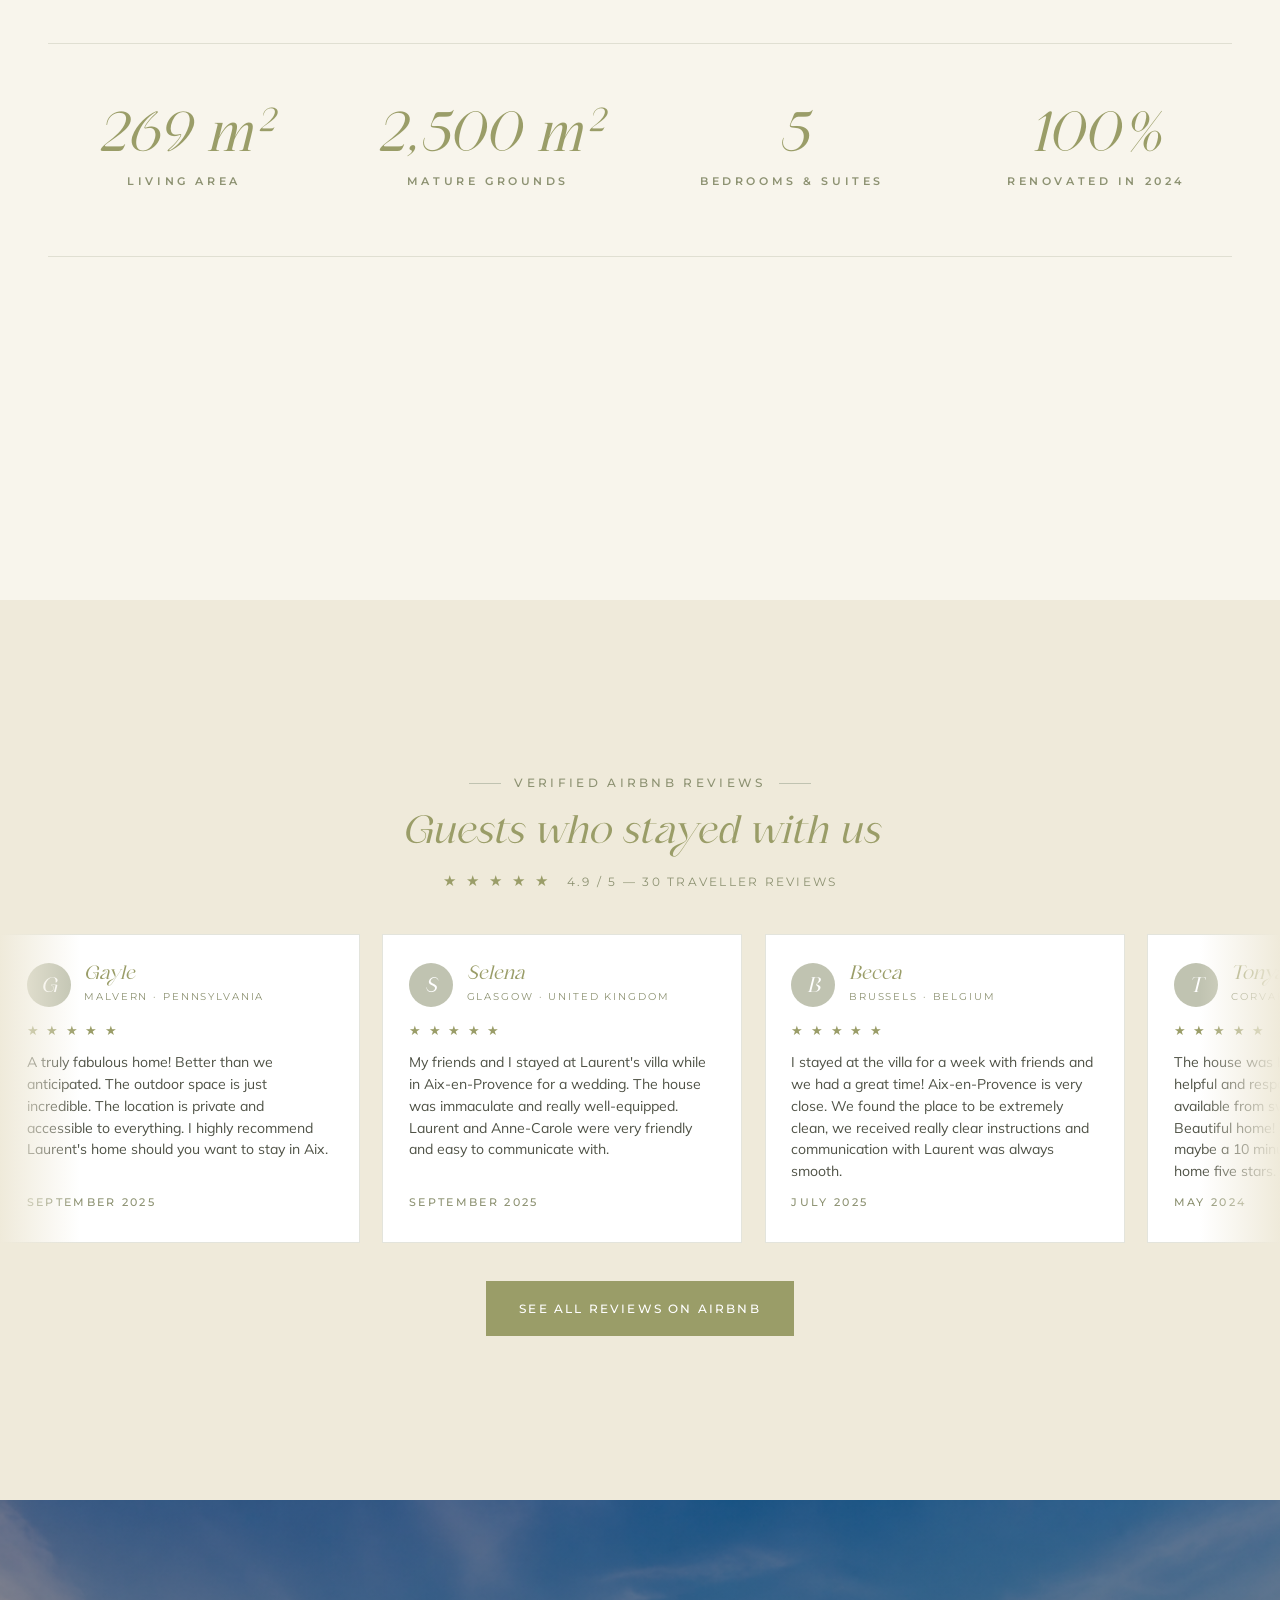
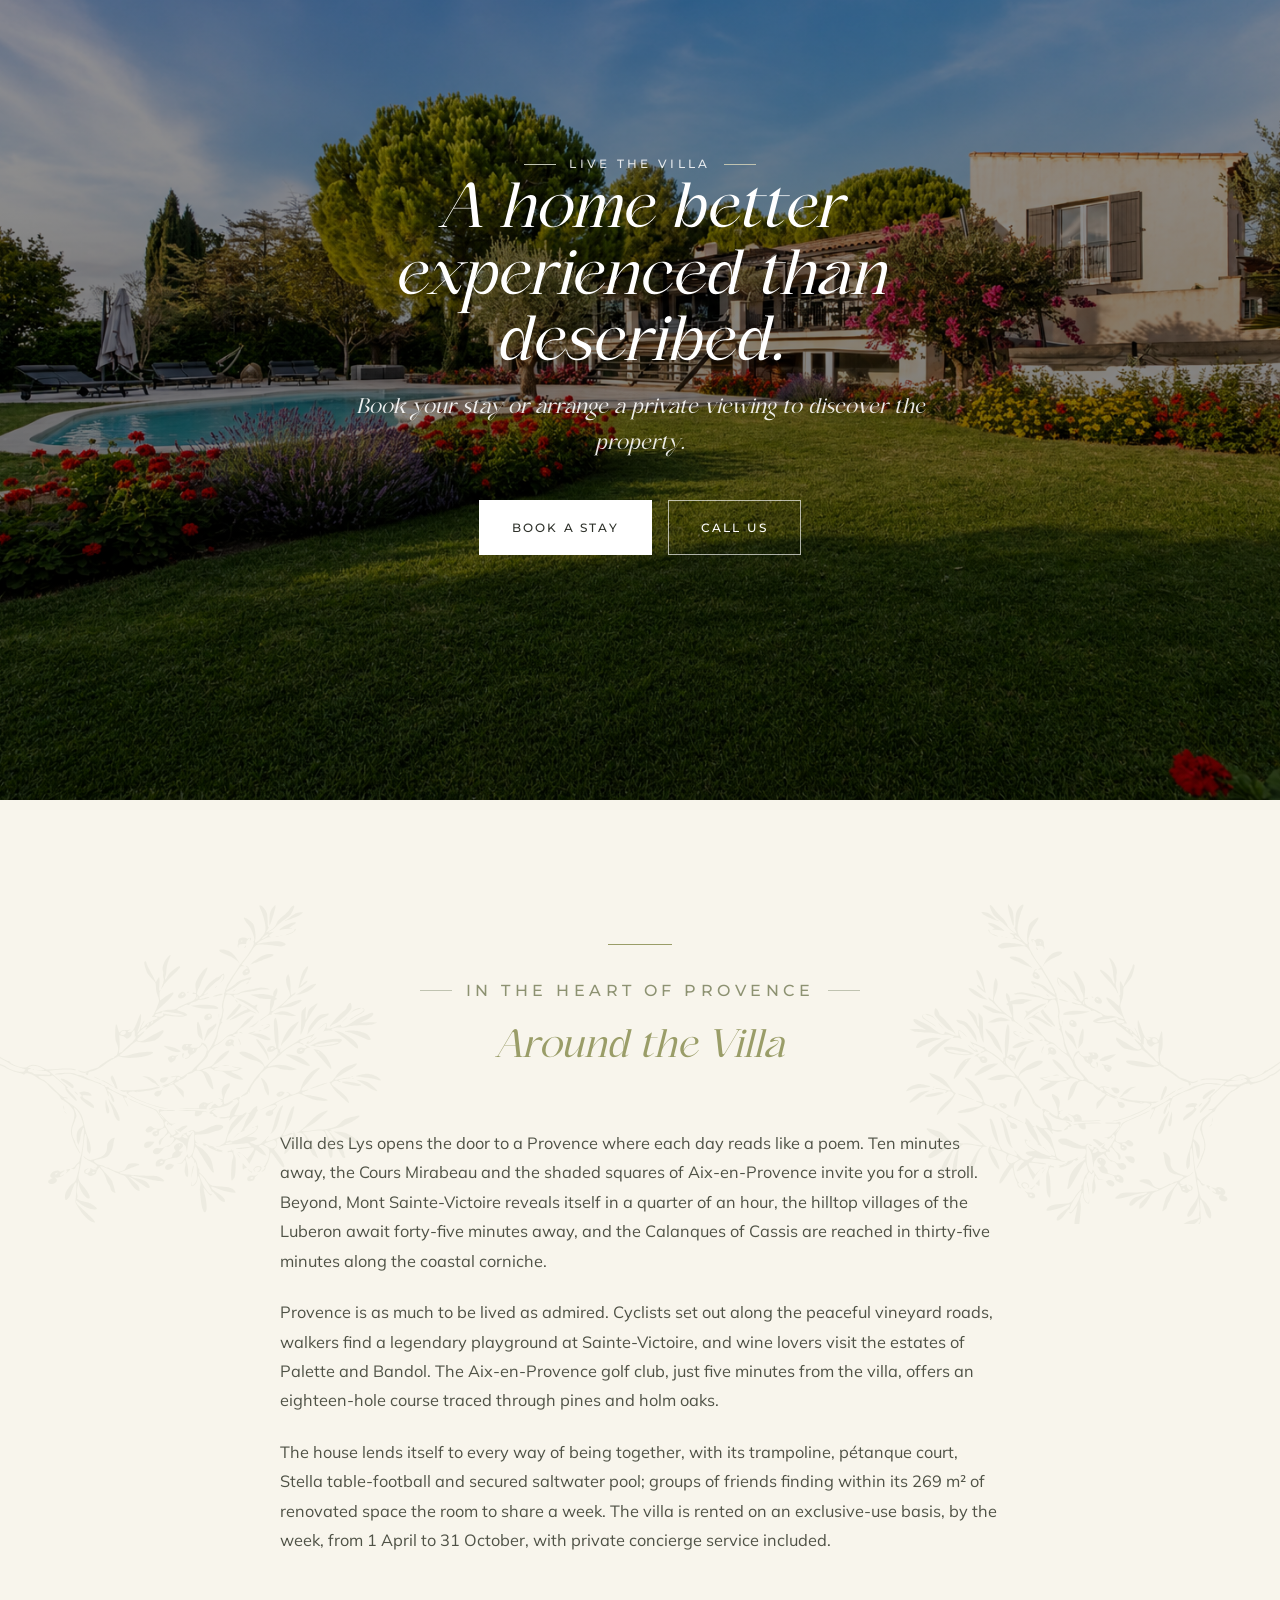
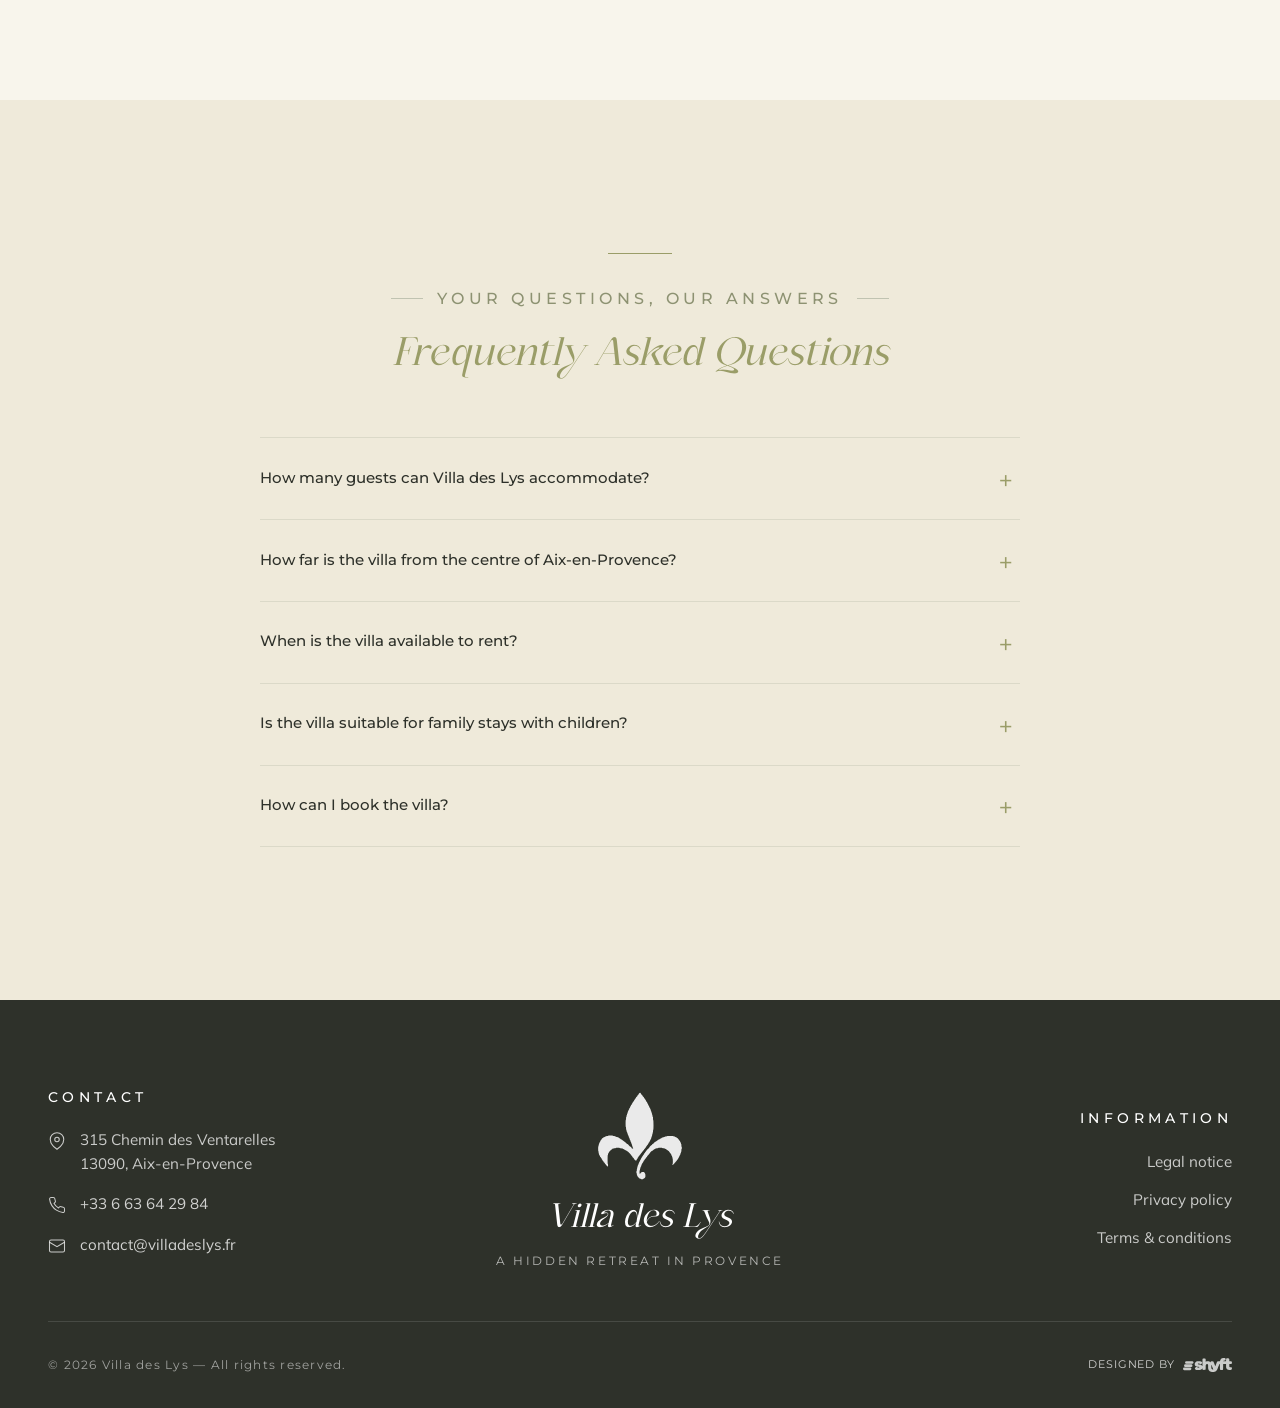
<file: en/index.html>
<!doctype html>
<html lang="en">
<head>
  <meta charset="utf-8" />
  <meta name="viewport" content="width=device-width, initial-scale=1" />
  <title>Villa des Lys — Luxury Villa Rental Aix-en-Provence with Pool | Puyricard</title>
  <meta name="description" content="Luxury holiday villa in Puyricard, 269 m², sleeps 8, saltwater pool, jacuzzi, 2,500 m² grounds. 10 minutes from Aix-en-Provence. Book your Provence retreat." />
  <meta name="robots" content="index, follow" />
  <link rel="canonical" href="https://lavilladeslys.fr/en/" />
  <link rel="alternate" hreflang="fr" href="https://lavilladeslys.fr/" />
  <link rel="alternate" hreflang="en" href="https://lavilladeslys.fr/en/" />
  <link rel="alternate" hreflang="x-default" href="https://lavilladeslys.fr/" />

  <!-- Open Graph -->
  <meta property="og:type" content="website" />
  <meta property="og:title" content="Villa des Lys — Luxury Villa Rental Aix-en-Provence with Pool" />
  <meta property="og:description" content="Luxury holiday villa in Puyricard, 269 m², sleeps 8, saltwater pool, jacuzzi, 2,500 m² grounds. 10 minutes from Aix-en-Provence." />
  <meta property="og:image" content="https://lavilladeslys.fr/assets/images/villa-jardin.jpg" />
  <meta property="og:url" content="https://lavilladeslys.fr/en/" />
  <meta property="og:locale" content="en_GB" />

  <link rel="preconnect" href="https://fonts.googleapis.com" />
  <link rel="preconnect" href="https://fonts.gstatic.com" crossorigin />
  <link rel="stylesheet" href="https://fonts.googleapis.com/css2?family=Abhaya+Libre:wght@400;500;600;700&family=Mulish:wght@300;400;500;600;700&family=Montserrat:wght@400;500;600;700&display=swap" />
  <link rel="stylesheet" href="../assets/css/style.css" />
  <link rel="icon" href="../assets/images/logo.svg" type="image/svg+xml" />

  <!-- Schema.org JSON-LD : LodgingBusiness -->
  <script type="application/ld+json">
  {
    "@context": "https://schema.org",
    "@type": "LodgingBusiness",
    "name": "Villa des Lys",
    "description": "Luxury 269 m² villa in Puyricard, sleeps 8, saltwater pool, jacuzzi, 2,500 m² mature grounds. 10 minutes from Aix-en-Provence.",
    "url": "https://lavilladeslys.fr/en/",
    "telephone": "+33603896940",
    "email": "contact@villadeslys.fr",
    "address": {
      "@type": "PostalAddress",
      "streetAddress": "Puyricard",
      "addressLocality": "Puyricard",
      "postalCode": "13540",
      "addressRegion": "Provence-Alpes-Côte d'Azur",
      "addressCountry": "FR"
    },
    "geo": {
      "@type": "GeoCoordinates",
      "latitude": 43.564,
      "longitude": 5.431
    },
    "aggregateRating": {
      "@type": "AggregateRating",
      "ratingValue": "4.9",
      "reviewCount": "30",
      "bestRating": "5"
    },
    "priceRange": "€€€",
    "numberOfRooms": 4,
    "amenityFeature": [
      {"@type": "LocationFeatureSpecification", "name": "Saltwater pool", "value": true},
      {"@type": "LocationFeatureSpecification", "name": "Private jacuzzi", "value": true},
      {"@type": "LocationFeatureSpecification", "name": "High-speed Wi-Fi", "value": true},
      {"@type": "LocationFeatureSpecification", "name": "Air conditioning", "value": true},
      {"@type": "LocationFeatureSpecification", "name": "Private parking", "value": true},
      {"@type": "LocationFeatureSpecification", "name": "Fitness area", "value": true}
    ],
    "sameAs": [
      "https://www.airbnb.com/rooms/47624907"
    ]
  }
  </script>

  <!-- Schema.org JSON-LD : FAQPage -->
  <script type="application/ld+json">
  {
    "@context": "https://schema.org",
    "@type": "FAQPage",
    "mainEntity": [
      {
        "@type": "Question",
        "name": "How many guests can Villa des Lys accommodate?",
        "acceptedAnswer": {"@type": "Answer", "text": "Villa des Lys sleeps up to 8 guests across 4 bedrooms and a self-contained studio."}
      },
      {
        "@type": "Question",
        "name": "How far is the villa from the centre of Aix-en-Provence?",
        "acceptedAnswer": {"@type": "Answer", "text": "Villa des Lys is set in Puyricard, around a 10-minute drive from the centre of Aix-en-Provence."}
      },
      {
        "@type": "Question",
        "name": "When is the villa available to rent?",
        "acceptedAnswer": {"@type": "Answer", "text": "The villa is rented by the week from 1 April to 31 October, on an exclusive-use basis."}
      },
      {
        "@type": "Question",
        "name": "Is the villa suitable for family stays with children?",
        "acceptedAnswer": {"@type": "Answer", "text": "Yes — the house is designed with families in mind: trampoline, pétanque court, Stella table-football, secured saltwater pool, child-friendly bedrooms and a private concierge service."}
      },
      {
        "@type": "Question",
        "name": "How can I book the villa?",
        "acceptedAnswer": {"@type": "Answer", "text": "Direct booking via the website form, by telephone, or through Airbnb."}
      }
    ]
  }
  </script>
</head>
<body class="page-home">

  <header class="site-header is-light">
    <div class="site-header__inner">
      <a href="index.html" class="site-header__brand-link" aria-label="Villa des Lys — Home">
        <span class="brand-logo" aria-hidden="true"></span>
        <span class="site-header__brand-text">
          <span class="site-header__brand-name">Villa des Lys</span>
          <span class="site-header__brand-tagline">A Hidden Retreat in Provence</span>
        </span>
      </a>
      <nav class="site-nav" aria-label="Main navigation">
        <a href="index.html" class="is-active">Home</a>
        <a href="photos.html">Gallery</a>
        <a href="fiers-de.html">What we love</a>
        <a href="tarifs.html">Rates &amp; offers</a>
      </nav>
      <div class="site-header__actions">
        <a href="#reserver" class="header-action" aria-label="Book a stay">
          <svg viewBox="0 0 24 24" aria-hidden="true"><rect x="3" y="5" width="18" height="16" rx="2"/><path d="M3 10h18M8 3v4M16 3v4"/></svg>
          <span>Book</span>
        </a>
        <a href="acquerir.html" class="header-action" aria-label="Acquire the villa">
          <svg viewBox="0 0 24 24" aria-hidden="true"><path d="M3 11l9-8 9 8v10a2 2 0 0 1-2 2h-4v-7h-6v7H5a2 2 0 0 1-2-2z"/></svg>
          <span>Acquire</span>
        </a>
        <button class="header-icon-btn" aria-label="Share">
          <svg viewBox="0 0 24 24" aria-hidden="true"><circle cx="6" cy="12" r="3"/><circle cx="18" cy="6" r="3"/><circle cx="18" cy="18" r="3"/><path d="M8.6 10.6l6.8-3.2M8.6 13.4l6.8 3.2"/></svg>
        </button>
        <div class="header-lang" data-lang-current="en">
          <button type="button" class="header-lang__btn" aria-haspopup="menu" aria-expanded="false" aria-label="Change language">
            <svg viewBox="0 0 24 24" aria-hidden="true"><circle cx="12" cy="12" r="9"/><path d="M3 12h18M12 3a14 14 0 0 1 0 18M12 3a14 14 0 0 0 0 18"/></svg>
            <span class="header-lang__label">EN</span>
          </button>
          <ul class="header-lang__menu" role="menu">
            <li role="none"><a role="menuitem" href="../index.html" hreflang="fr">FR · Français</a></li>
            <li role="none"><a role="menuitem" href="index.html" hreflang="en" class="is-active" aria-current="true">EN · English</a></li>
          </ul>
        </div>
      </div>
      <button class="menu-toggle" aria-label="Open menu" aria-expanded="false">
        <span></span><span></span><span></span>
      </button>
    </div>
  </header>

  <nav class="mobile-menu" aria-label="Mobile navigation">
    <a href="index.html">Home</a>
    <a href="photos.html">Gallery</a>
    <a href="fiers-de.html">What we love</a>
    <a href="tarifs.html">Rates &amp; offers</a>
    <a href="#reserver" class="btn">Book</a>
    <a href="acquerir.html" class="btn">Acquire the Villa</a>
  </nav>

  <div class="scroll-dots" aria-hidden="true">
    <button class="scroll-dots__dot is-active" data-target="hero"></button>
    <button class="scroll-dots__dot" data-target="intro"></button>
    <button class="scroll-dots__dot" data-target="card"></button>
    <button class="scroll-dots__dot" data-target="sejour"></button>
    <button class="scroll-dots__dot" data-target="acquerir"></button>
    <button class="scroll-dots__dot" data-target="fiers"></button>
    <button class="scroll-dots__dot" data-target="facts"></button>
    <button class="scroll-dots__dot" data-target="avis"></button>
    <button class="scroll-dots__dot" data-target="banner"></button>
    <button class="scroll-dots__dot" data-target="autour"></button>
    <button class="scroll-dots__dot" data-target="faq"></button>
  </div>

  <main>

    <!-- 1. Hero -->
    <section class="hero" id="hero">
      <div class="hero__media">
        <img src="../assets/images/villa-jardin.jpg" alt="Villa des Lys and its Provençal garden — luxury villa rental Puyricard, Aix-en-Provence" />
      </div>
      <div class="hero__content">
        <span class="hero__stars" aria-hidden="true">★ ★ ★ ★ ★</span><br>
        <p class="hero__kicker">An exceptional estate · Aix-en-Provence</p>
        <h1>
          <span class="sr-only">Luxury villa and holiday home rental in Aix-en-Provence — </span>
          Villa <em>des Lys</em>
          <span class="sr-only">, prestige villa in Puyricard with private pool</span>
        </h1>
        </div>
      </div>
    </section>

    <!-- 2. Intro strip -->
    <section class="intro-strip section" id="intro">
      <div class="container">
        <span class="olive-deco olive-deco--top-left" aria-hidden="true"></span>
        <span class="olive-deco olive-deco--top-right" aria-hidden="true"></span>
        <span class="brand-logo intro-strip__logo" aria-hidden="true"></span>
        <span class="eyebrow center">The spirit of the house</span>
        <h2 class="intro-strip__title reveal">A home designed as an art of living.</h2>
        <p class="kicker intro-strip__sub reveal">That's also Villa des Lys</p>
        <p class="intro-strip__text reveal reveal--delay-1">
          Set in the heart of Puyricard, just minutes from the shaded squares of Aix-en-Provence, Villa des Lys unfolds across 269 m² of contemporary refinement on 2,500 m² of mature grounds. Southern light, Rognes stonework, olive trees and lavender&nbsp;: the house cultivates the gentle Provençal way of life.
        </p>
      </div>
    </section>

    <!-- 3. A Hidden Retreat in Provence (The Estate) -->
    <section class="hero-card-section" id="card">
      <div class="hero-card-section__media">
        <img src="../assets/images/piscine.jpg" alt="Saltwater pool and terrace at Villa des Lys — holiday villa rental Provence" />
      </div>
      <div class="hero-card reveal">
        <span class="olive-deco olive-deco--top-left" aria-hidden="true"></span>
        <span class="eyebrow center">The Estate</span>
        <h2>A Hidden Retreat in Provence</h2>
        <span class="hero-card__divider" aria-hidden="true"></span>
        <p>Here, nature sets the tone. Villa des Lys settles humbly and discreetly into the vast Aix landscape.</p>
        <p>269 m² of fully renovated interiors, 2,500 m² of enclosed grounds, saltwater pool, jacuzzi, and several shaded terraces beneath driftwood-woven pergolas.</p>
        <span class="hero-card__divider" aria-hidden="true"></span>
        <a href="#sejour" class="btn-link">Discover the villa</a>
      </div>
    </section>

    <!-- 4. Stay -->
    <section class="hero-card-section" id="sejour">
      <div class="hero-card-section__media">
        <img src="../assets/images/terrasse-pergola.jpg" alt="Shaded pergola terrace — Villa des Lys, Puyricard" />
      </div>
      <div class="hero-card reveal">
        <span class="olive-deco olive-deco--top-right" aria-hidden="true"></span>
        <span class="eyebrow center">Book a stay</span>
        <h2>Stay at the Villa</h2>
        <span class="hero-card__divider" aria-hidden="true"></span>
        <p>Four bedrooms sleeping up to eight guests, a secured pool, a private jacuzzi, a Stella table-football, a pétanque court, a fitness area. The villa lends itself to family escapes as easily as to the most memorable celebrations.</p>
        <span class="hero-card__divider" aria-hidden="true"></span>
        <a href="#reserver" class="btn-link">Plan my stay</a>
      </div>
    </section>

    <!-- 5. Acquire the Villa -->
    <section class="hero-card-section" id="acquerir">
      <div class="hero-card-section__media">
        <img src="../assets/images/salon.jpg" alt="Renovated open-plan kitchen — Villa des Lys, Puyricard, Aix-en-Provence" />
      </div>
      <div class="hero-card reveal">
        <span class="olive-deco olive-deco--top-left" aria-hidden="true"></span>
        <span class="eyebrow center">An exceptional estate</span>
        <h2>Acquire the Villa</h2>
        <span class="hero-card__divider" aria-hidden="true"></span>
        <p>269 m² fully renovated, 2,500 m² of mature grounds, EPC B rating, premium finishes, a rare opportunity in one of the most sought-after areas of Provence.</p>
        <span class="hero-card__divider" aria-hidden="true"></span>
        <a href="acquerir.html" class="btn-link">Discover the opportunity</a>
      </div>
    </section>


    <!-- 7. Facts -->
    <section class="section" id="facts">
      <div class="container">
        <div class="facts">
          <span class="olive-deco olive-deco--top-left" aria-hidden="true"></span>
          <span class="olive-deco olive-deco--top-right" aria-hidden="true"></span>
          <div class="fact"><div class="fact__number">269 m²</div><div class="fact__label">Living area</div></div>
          <div class="fact"><div class="fact__number">2,500 m²</div><div class="fact__label">Mature grounds</div></div>
          <div class="fact"><div class="fact__number">5</div><div class="fact__label">Bedrooms &amp; suites</div></div>
          <div class="fact"><div class="fact__number">100%</div><div class="fact__label">Renovated in 2024</div></div>
        </div>
      </div>
    </section>

    <!-- 8. Testimonials marquee -->
    <section class="section testimonials" id="avis">
      <div class="container">
        <div class="testimonials__head">
          <span class="eyebrow center">Verified Airbnb reviews</span>
          <h2>Guests who stayed with us</h2>
          <p class="testimonials__rating"><span class="testimonials__stars">★ ★ ★ ★ ★</span><span>4.9 / 5 — 30 traveller reviews</span></p>
        </div>
      </div>
      <div class="testimonials__marquee">
        <div class="testimonials__track">
          <article class="review-card">
            <div class="review-card__header">
              <div class="review-card__avatar">G</div>
              <div class="review-card__meta">
                <span class="review-card__name">Gayle</span>
                <span class="review-card__location">Malvern · Pennsylvania</span>
              </div>
            </div>
            <div class="review-card__stars">★ ★ ★ ★ ★</div>
            <p class="review-card__text">A truly fabulous home! Better than we anticipated. The outdoor space is just incredible. The location is private and accessible to everything. I highly recommend Laurent's home should you want to stay in Aix.</p>
            <span class="review-card__date">September 2025</span>
          </article>
          <article class="review-card">
            <div class="review-card__header">
              <div class="review-card__avatar">S</div>
              <div class="review-card__meta">
                <span class="review-card__name">Selena</span>
                <span class="review-card__location">Glasgow · United Kingdom</span>
              </div>
            </div>
            <div class="review-card__stars">★ ★ ★ ★ ★</div>
            <p class="review-card__text">My friends and I stayed at Laurent's villa while in Aix-en-Provence for a wedding. The house was immaculate and really well-equipped. Laurent and Anne-Carole were very friendly and easy to communicate with.</p>
            <span class="review-card__date">September 2025</span>
          </article>
          <article class="review-card">
            <div class="review-card__header">
              <div class="review-card__avatar">B</div>
              <div class="review-card__meta">
                <span class="review-card__name">Becca</span>
                <span class="review-card__location">Brussels · Belgium</span>
              </div>
            </div>
            <div class="review-card__stars">★ ★ ★ ★ ★</div>
            <p class="review-card__text">I stayed at the villa for a week with friends and we had a great time! Aix-en-Provence is very close. We found the place to be extremely clean, we received really clear instructions and communication with Laurent was always smooth.</p>
            <span class="review-card__date">July 2025</span>
          </article>
          <article class="review-card">
            <div class="review-card__header">
              <div class="review-card__avatar">T</div>
              <div class="review-card__meta">
                <span class="review-card__name">Tonya</span>
                <span class="review-card__location">Corvallis · Oregon</span>
              </div>
            </div>
            <div class="review-card__stars">★ ★ ★ ★ ★</div>
            <p class="review-card__text">The house was beautiful, the host was so helpful and responsive. Lots of activities available from swimming, darts to badminton. Beautiful home! Very close to Aix-en-Provence, maybe a 10 minute drive. I give this gorgeous home five stars.</p>
            <span class="review-card__date">May 2024</span>
          </article>
          <article class="review-card">
            <div class="review-card__header">
              <div class="review-card__avatar">M</div>
              <div class="review-card__meta">
                <span class="review-card__name">Martin</span>
                <span class="review-card__location">Mannheim · Germany</span>
              </div>
            </div>
            <div class="review-card__stars">★ ★ ★ ★ ★</div>
            <p class="review-card__text">Wir hatten mit 8 Erwachsenen und einem Kleinkind eine wunderschöne Woche in diesem tollen Haus. Das Haus ist riesig. Die Ausstattung der Küche ist hervorragend. Der Pool und Whirlpool sind wunderbar. Laurent ist sehr hilfreich.</p>
            <span class="review-card__date">June 2024</span>
          </article>
          <article class="review-card">
            <div class="review-card__header">
              <div class="review-card__avatar">C</div>
              <div class="review-card__meta">
                <span class="review-card__name">Christian</span>
                <span class="review-card__location">Chens-sur-Léman · France</span>
              </div>
            </div>
            <div class="review-card__stars">★ ★ ★ ★ ★</div>
            <p class="review-card__text">Logement parfait conforme à la description. Idéal pour passer un séjour en famille ou avec des amis. Spacieux, très lumineux, une immense terrasse aménagée — un petit coin de paradis ! Une cuisine impressionnante. N'hésitez pas !</p>
            <span class="review-card__date">March 2024</span>
          </article>
          <article class="review-card">
            <div class="review-card__header">
              <div class="review-card__avatar">S</div>
              <div class="review-card__meta">
                <span class="review-card__name">Sandrine</span>
                <span class="review-card__location">Palo Alto · California</span>
              </div>
            </div>
            <div class="review-card__stars">★ ★ ★ ★ ★</div>
            <p class="review-card__text">An absolutely stunning home. Clean, modern, with impeccable interior design and landscape. Laurent's house is a gem in the middle of Provence. The pool, ping pong table, and trampoline were a hit with the kids. A short 10 min commute will take you to downtown Aix-en-Provence.</p>
            <span class="review-card__date">July 2022</span>
          </article>
          <article class="review-card">
            <div class="review-card__header">
              <div class="review-card__avatar">J</div>
              <div class="review-card__meta">
                <span class="review-card__name">Justine</span>
                <span class="review-card__location">Paris · France</span>
              </div>
            </div>
            <div class="review-card__stars">★ ★ ★ ★ ★</div>
            <p class="review-card__text">Cette maison est vraiment superbe et très agréable. Parfait pour des vacances reposantes. Mention spéciale pour le trampoline qui a ravis nos enfants !</p>
            <span class="review-card__date">October 2021</span>
          </article>
          <!-- Duplicate set for seamless loop -->
          <article class="review-card" aria-hidden="true">
            <div class="review-card__header">
              <div class="review-card__avatar">G</div>
              <div class="review-card__meta">
                <span class="review-card__name">Gayle</span>
                <span class="review-card__location">Malvern · Pennsylvania</span>
              </div>
            </div>
            <div class="review-card__stars">★ ★ ★ ★ ★</div>
            <p class="review-card__text">A truly fabulous home! Better than we anticipated. The outdoor space is just incredible. The location is private and accessible to everything. I highly recommend Laurent's home should you want to stay in Aix.</p>
            <span class="review-card__date">September 2025</span>
          </article>
          <article class="review-card" aria-hidden="true">
            <div class="review-card__header">
              <div class="review-card__avatar">S</div>
              <div class="review-card__meta">
                <span class="review-card__name">Selena</span>
                <span class="review-card__location">Glasgow · United Kingdom</span>
              </div>
            </div>
            <div class="review-card__stars">★ ★ ★ ★ ★</div>
            <p class="review-card__text">My friends and I stayed at Laurent's villa while in Aix-en-Provence for a wedding. The house was immaculate and really well-equipped. Laurent and Anne-Carole were very friendly and easy to communicate with.</p>
            <span class="review-card__date">September 2025</span>
          </article>
          <article class="review-card" aria-hidden="true">
            <div class="review-card__header">
              <div class="review-card__avatar">B</div>
              <div class="review-card__meta">
                <span class="review-card__name">Becca</span>
                <span class="review-card__location">Brussels · Belgium</span>
              </div>
            </div>
            <div class="review-card__stars">★ ★ ★ ★ ★</div>
            <p class="review-card__text">I stayed at the villa for a week with friends and we had a great time! Aix-en-Provence is very close. We found the place to be extremely clean, we received really clear instructions and communication with Laurent was always smooth.</p>
            <span class="review-card__date">July 2025</span>
          </article>
          <article class="review-card" aria-hidden="true">
            <div class="review-card__header">
              <div class="review-card__avatar">T</div>
              <div class="review-card__meta">
                <span class="review-card__name">Tonya</span>
                <span class="review-card__location">Corvallis · Oregon</span>
              </div>
            </div>
            <div class="review-card__stars">★ ★ ★ ★ ★</div>
            <p class="review-card__text">The house was beautiful, the host was so helpful and responsive. Lots of activities available from swimming, darts to badminton. Beautiful home! Very close to Aix-en-Provence, maybe a 10 minute drive. I give this gorgeous home five stars.</p>
            <span class="review-card__date">May 2024</span>
          </article>
          <article class="review-card" aria-hidden="true">
            <div class="review-card__header">
              <div class="review-card__avatar">M</div>
              <div class="review-card__meta">
                <span class="review-card__name">Martin</span>
                <span class="review-card__location">Mannheim · Germany</span>
              </div>
            </div>
            <div class="review-card__stars">★ ★ ★ ★ ★</div>
            <p class="review-card__text">Wir hatten mit 8 Erwachsenen und einem Kleinkind eine wunderschöne Woche in diesem tollen Haus. Das Haus ist riesig. Die Ausstattung der Küche ist hervorragend. Der Pool und Whirlpool sind wunderbar. Laurent ist sehr hilfreich.</p>
            <span class="review-card__date">June 2024</span>
          </article>
          <article class="review-card" aria-hidden="true">
            <div class="review-card__header">
              <div class="review-card__avatar">C</div>
              <div class="review-card__meta">
                <span class="review-card__name">Christian</span>
                <span class="review-card__location">Chens-sur-Léman · France</span>
              </div>
            </div>
            <div class="review-card__stars">★ ★ ★ ★ ★</div>
            <p class="review-card__text">Logement parfait conforme à la description. Idéal pour passer un séjour en famille ou avec des amis. Spacieux, très lumineux, une immense terrasse aménagée — un petit coin de paradis ! Une cuisine impressionnante. N'hésitez pas !</p>
            <span class="review-card__date">March 2024</span>
          </article>
          <article class="review-card" aria-hidden="true">
            <div class="review-card__header">
              <div class="review-card__avatar">S</div>
              <div class="review-card__meta">
                <span class="review-card__name">Sandrine</span>
                <span class="review-card__location">Palo Alto · California</span>
              </div>
            </div>
            <div class="review-card__stars">★ ★ ★ ★ ★</div>
            <p class="review-card__text">An absolutely stunning home. Clean, modern, with impeccable interior design and landscape. Laurent's house is a gem in the middle of Provence. The pool, ping pong table, and trampoline were a hit with the kids. A short 10 min commute will take you to downtown Aix-en-Provence.</p>
            <span class="review-card__date">July 2022</span>
          </article>
          <article class="review-card" aria-hidden="true">
            <div class="review-card__header">
              <div class="review-card__avatar">J</div>
              <div class="review-card__meta">
                <span class="review-card__name">Justine</span>
                <span class="review-card__location">Paris · France</span>
              </div>
            </div>
            <div class="review-card__stars">★ ★ ★ ★ ★</div>
            <p class="review-card__text">Cette maison est vraiment superbe et très agréable. Parfait pour des vacances reposantes. Mention spéciale pour le trampoline qui a ravis nos enfants !</p>
            <span class="review-card__date">October 2021</span>
          </article>
        </div>
      </div>
      <div class="testimonials__cta">
        <a href="https://www.airbnb.com/rooms/47624907" target="_blank" rel="noopener" class="btn btn--olive">See all reviews on Airbnb</a>
      </div>
    </section>

    <!-- 9. Banner CTA -->
    <section class="banner" id="banner">
      <div class="banner__media">
        <img src="../assets/images/villa-jardin.jpg" alt="Villa des Lys and its Provençal garden — luxury villa rental Puyricard, Aix-en-Provence" />
      </div>
      <div class="banner__content">
        <span class="eyebrow center" style="color: rgba(255,255,255,0.85);">Live the Villa</span>
        <h2>A home better experienced than described.</h2>
        <p>Book your stay or arrange a private viewing to discover the property.</p>
        <div class="banner__actions">
          <a href="#reserver" class="btn btn--light">Book a stay</a>
          <a href="tel:+33603896940" class="btn btn--outline-light">Call us</a>
        </div>
      </div>
    </section>

    <!-- 10. Around the Villa (snap section) -->
    <section class="section" id="autour">
      <div class="container">
        <div class="section-head">
        <span class="olive-deco olive-deco--top-left" aria-hidden="true"></span>
        <span class="olive-deco olive-deco--top-right" aria-hidden="true"></span>

          <span class="eyebrow center">In the heart of Provence</span>
          <h2>Around the Villa</h2>
        </div>
        <div class="prose-block">
          <p>Villa des Lys opens the door to a Provence where each day reads like a poem. Ten minutes away, the Cours Mirabeau and the shaded squares of Aix-en-Provence invite you for a stroll. Beyond, Mont Sainte-Victoire reveals itself in a quarter of an hour, the hilltop villages of the Luberon await forty-five minutes away, and the Calanques of Cassis are reached in thirty-five minutes along the coastal corniche.</p>
          <p>Provence is as much to be lived as admired. Cyclists set out along the peaceful vineyard roads, walkers find a legendary playground at Sainte-Victoire, and wine lovers visit the estates of Palette and Bandol. The Aix-en-Provence golf club, just five minutes from the villa, offers an eighteen-hole course traced through pines and holm oaks.</p>
          <p>The house lends itself to every way of being together, with its trampoline, pétanque court, Stella table-football and secured saltwater pool; groups of friends finding within its 269 m² of renovated space the room to share a week. The villa is rented on an exclusive-use basis, by the week, from 1 April to 31 October, with private concierge service included.</p>
        </div>
      </div>
    </section>

    <!-- 11. FAQ (snap section) -->
    <section class="section section--mute" id="faq">
      <div class="container">
        <div class="section-head">
          <span class="eyebrow center">Your questions, our answers</span>
          <h2>Frequently Asked Questions</h2>
        </div>
        <div class="faq">
          <details>
            <summary>How many guests can Villa des Lys accommodate?</summary>
            <p>Villa des Lys sleeps up to 10 guests across 4 bedrooms and a self-contained studio.</p>
          </details>
          <details>
            <summary>How far is the villa from the centre of Aix-en-Provence?</summary>
            <p>Villa des Lys is set in Puyricard, around a 10-minute drive from the centre of Aix-en-Provence.</p>
          </details>
          <details>
            <summary>When is the villa available to rent?</summary>
            <p>The villa is rented by the week from 1 April to 31 October, on an exclusive-use basis, with private concierge service included.</p>
          </details>
          <details>
            <summary>Is the villa suitable for family stays with children?</summary>
            <p>Yes — the house is designed with families in mind: trampoline, pétanque court, Stella table-football, secured saltwater pool, child-friendly bedrooms and a private concierge for shopping or a private chef on request.</p>
          </details>
          <details>
            <summary>How can I book the villa?</summary>
            <p>Book directly with the owner via the website form or by telephone. The villa is also available on Airbnb.</p>
          </details>
        </div>
      </div>
    </section>

  </main>

  <footer class="site-footer">
    <div class="container">
      <div class="site-footer__inner">
        <div class="site-footer__contact">
          <h5>Contact</h5>
          <div class="site-footer__contact-item">
            <svg viewBox="0 0 24 24" aria-hidden="true"><path d="M21 10c0 7-9 13-9 13s-9-6-9-13a9 9 0 0 1 18 0z"/><circle cx="12" cy="10" r="3"/></svg>
            <span>315 Chemin des Ventarelles<br/>13090, Aix-en-Provence</span>
          </div>
          <div class="site-footer__contact-item">
            <svg viewBox="0 0 24 24" aria-hidden="true"><path d="M22 16.92v3a2 2 0 0 1-2.18 2 19.79 19.79 0 0 1-8.63-3.07 19.5 19.5 0 0 1-6-6 19.79 19.79 0 0 1-3.07-8.67A2 2 0 0 1 4.11 2h3a2 2 0 0 1 2 1.72 12.84 12.84 0 0 0 .7 2.81 2 2 0 0 1-.45 2.11L8.09 9.91a16 16 0 0 0 6 6l1.27-1.27a2 2 0 0 1 2.11-.45 12.84 12.84 0 0 0 2.81.7A2 2 0 0 1 22 16.92z"/></svg>
            <a href="tel:+33663642984">+33 6 63 64 29 84 </a>
          </div>
          <div class="site-footer__contact-item">
            <svg viewBox="0 0 24 24" aria-hidden="true"><rect x="2" y="4" width="20" height="16" rx="2"/><polyline points="2,7 12,13 22,7"/></svg>
            <a href="mailto:contact@villadeslys.fr">contact@villadeslys.fr</a>
          </div>
        </div>
        <div class="site-footer__center">
          <span class="brand-logo" aria-hidden="true"></span>
          <h4>Villa des Lys</h4>
          <span class="tagline">A Hidden Retreat in Provence</span>
        </div>
        <div class="site-footer__info">
          <h5>Information</h5>
          <ul>
            <li><a href="#">Legal notice</a></li>
            <li><a href="#">Privacy policy</a></li>
            <li><a href="#">Terms &amp; conditions</a></li>
          </ul>
        </div>
      </div>
      <div class="site-footer__bottom">
        <span>© <span id="year"></span> Villa des Lys — All rights reserved.</span>
        <a class="site-footer__credit" href="https://shyft.fr" target="_blank" rel="noopener" aria-label="Designed by shyft">Designed by <img src="../assets/images/shyft.svg" alt="shyft"/></a>
      </div>
    </div>
  </footer>

  <!-- Booking modal -->
  <div class="booking-modal" id="booking-modal" aria-hidden="true">
    <div class="booking-modal__overlay" data-close-booking></div>
    <div class="booking-modal__card" role="dialog" aria-modal="true" aria-labelledby="booking-title">
      <button class="booking-modal__close" data-close-booking aria-label="Close">×</button>
      <div class="booking-card__header">
        <svg viewBox="0 0 24 24" aria-hidden="true"><rect x="3" y="5" width="18" height="16" rx="2"/><path d="M3 10h18M8 3v4M16 3v4"/></svg>
        <h2 id="booking-title">Booking</h2>
      </div>
      <span class="hero-card__divider" aria-hidden="true" style="margin: 0 0 1.6rem;"></span>
      <div class="vdl-cal" data-vdl-calendar data-input-in="modal-arrivee" data-input-out="modal-depart"></div>
      <form class="booking-widget" onsubmit="event.preventDefault(); window.location='tel:+33603896940';">
        <div class="booking-widget__field booking-widget__field--date">
          <label for="modal-arrivee">Check-in date</label>
          <input type="date" id="modal-arrivee" required />
        </div>
        <div class="booking-widget__field booking-widget__field--date">
          <label for="modal-depart">Check-out date</label>
          <input type="date" id="modal-depart" required />
        </div>
        <div class="booking-widget__field">
          <label for="modal-adultes">Adults</label>
          <select id="modal-adultes">
            <option>1</option><option selected>2</option><option>3</option><option>4</option>
            <option>5</option><option>6</option><option>7</option><option>8</option>
          </select>
        </div>
        <div class="booking-widget__field">
          <label for="modal-promo">Promo code</label>
          <input type="text" id="modal-promo" placeholder="Optional" />
        </div>
        <div class="full">
          <button type="submit" class="btn btn--olive" style="width: 100%;">Check availability</button>
        </div>
      </form>
      <p style="margin-top: 1.6rem; font-size: 0.85rem; color: var(--color-muted); text-align: center;">
        Our concierge will get back to you within 24 hours to confirm availability and arrange your arrival.
      </p>
    </div>
  </div>

  <script src="../assets/js/main.js" defer></script>
  <script src="../assets/js/calendar.js" defer></script>
</body>
</html>
</file>
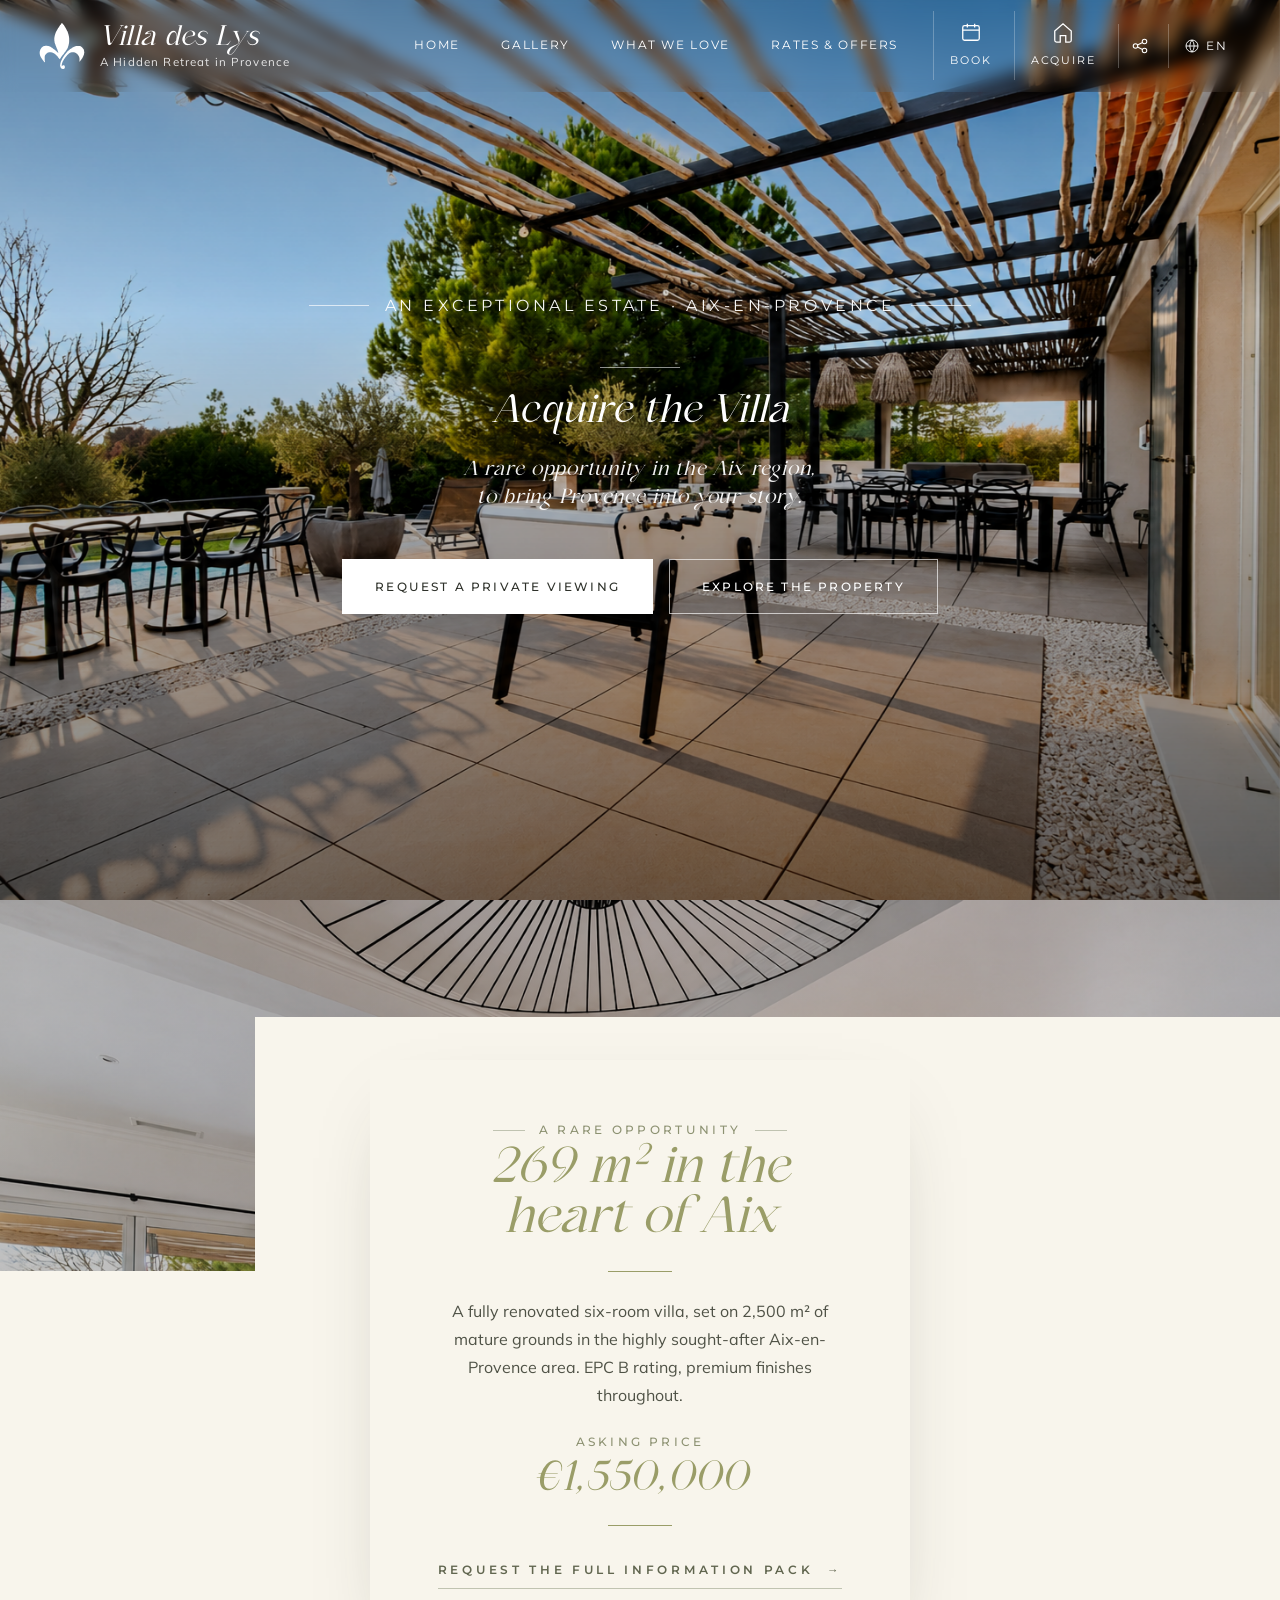
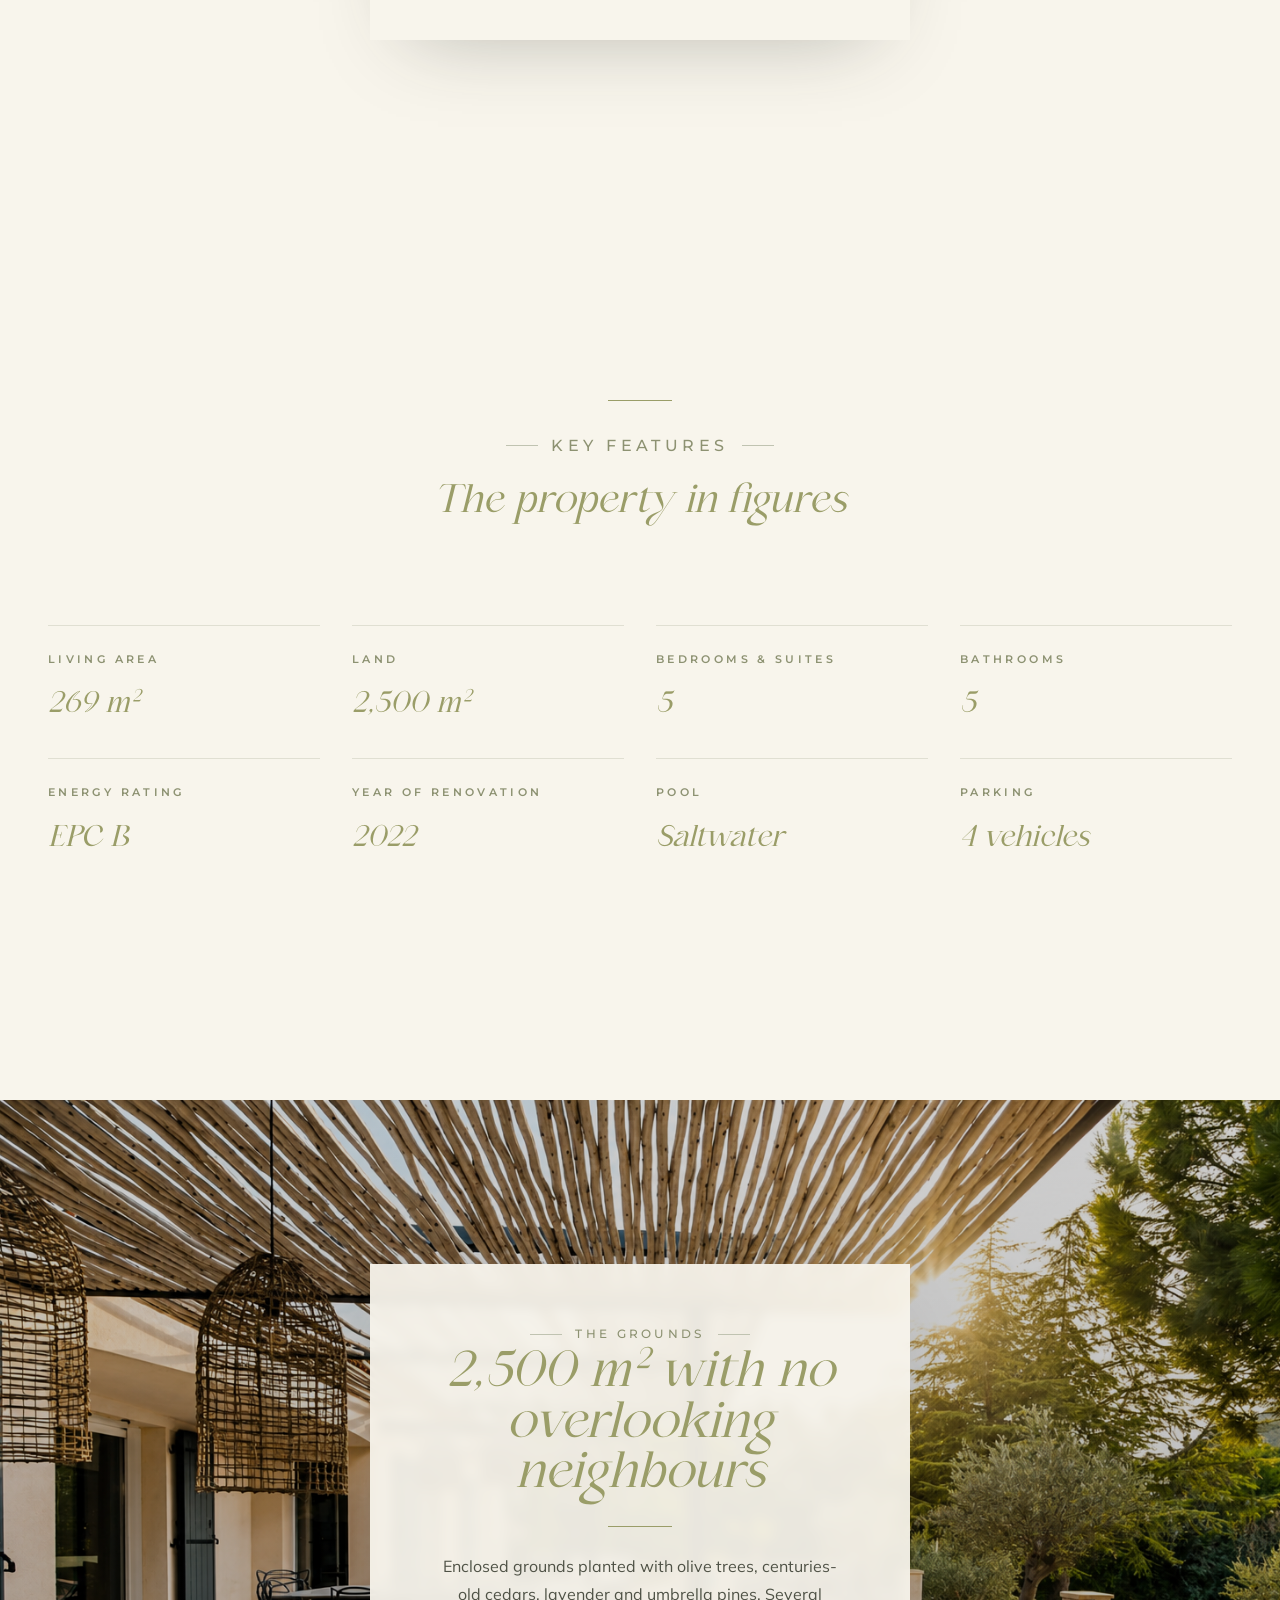
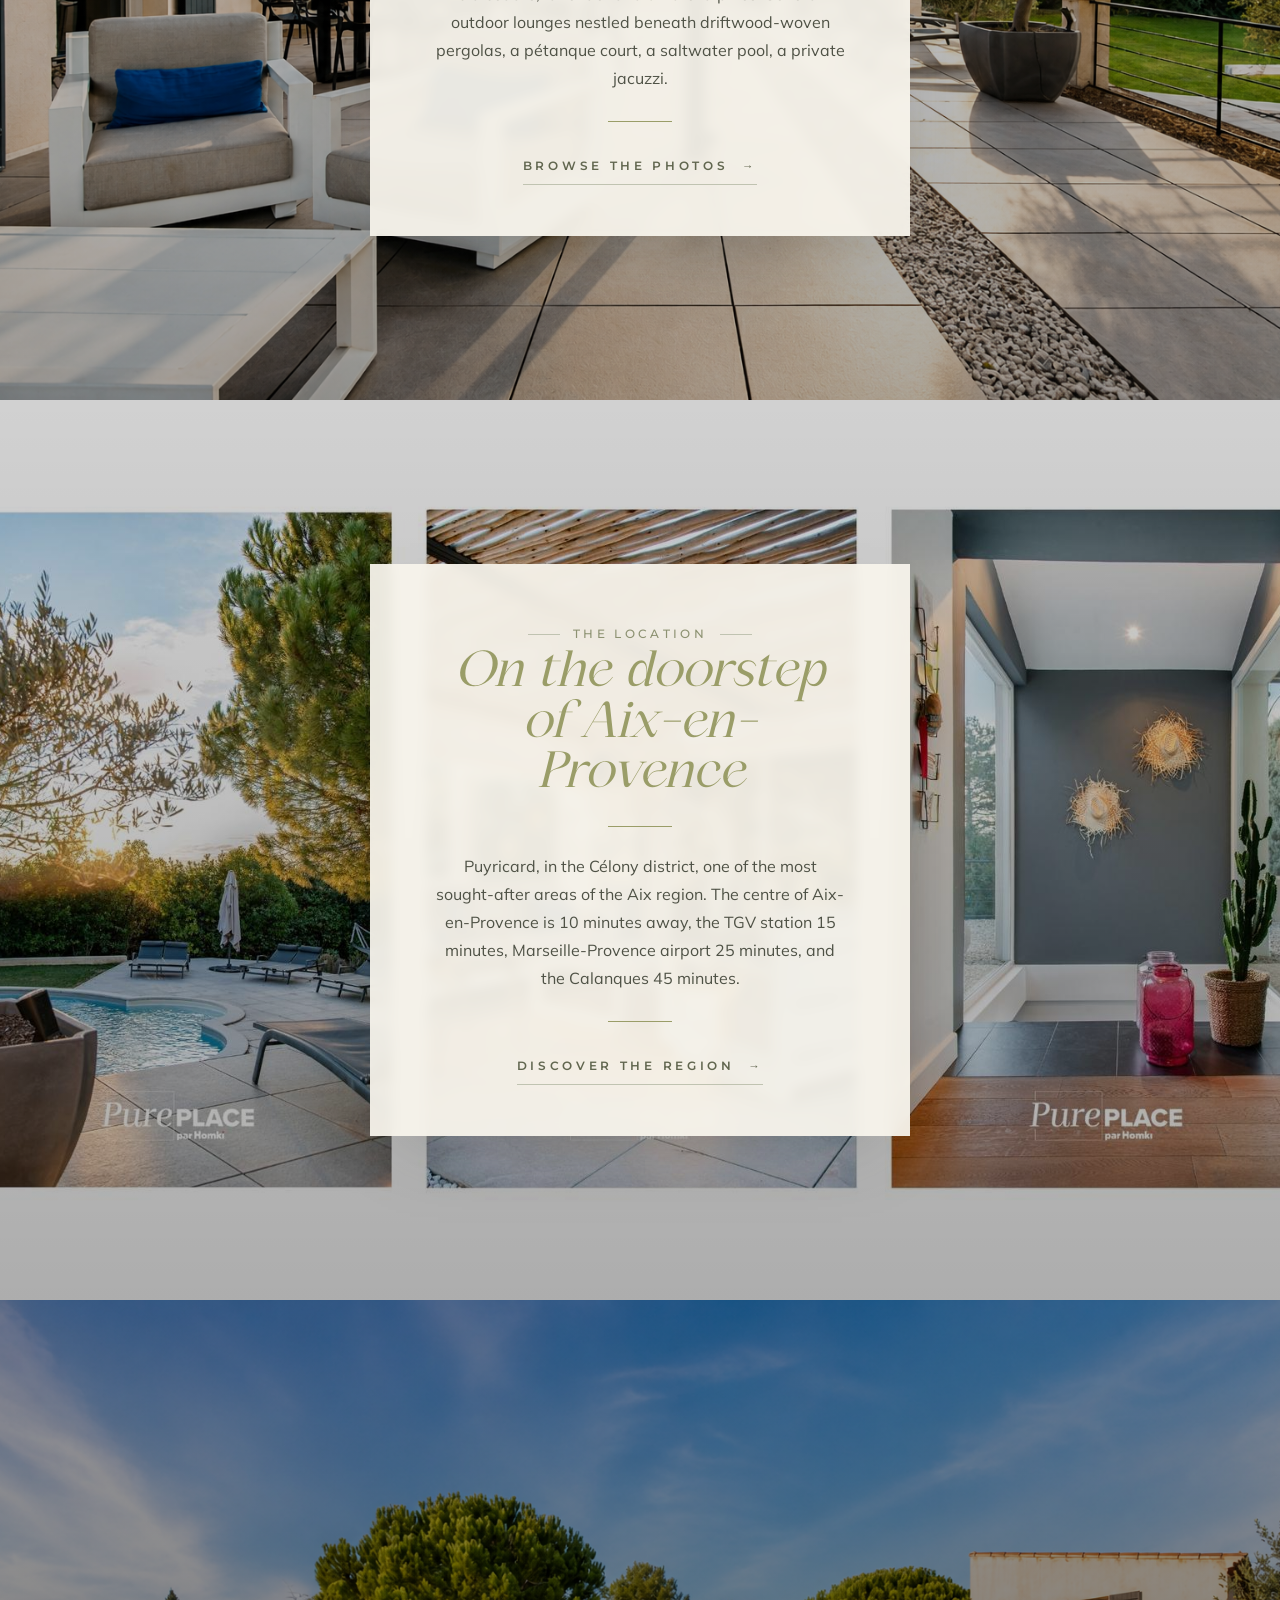
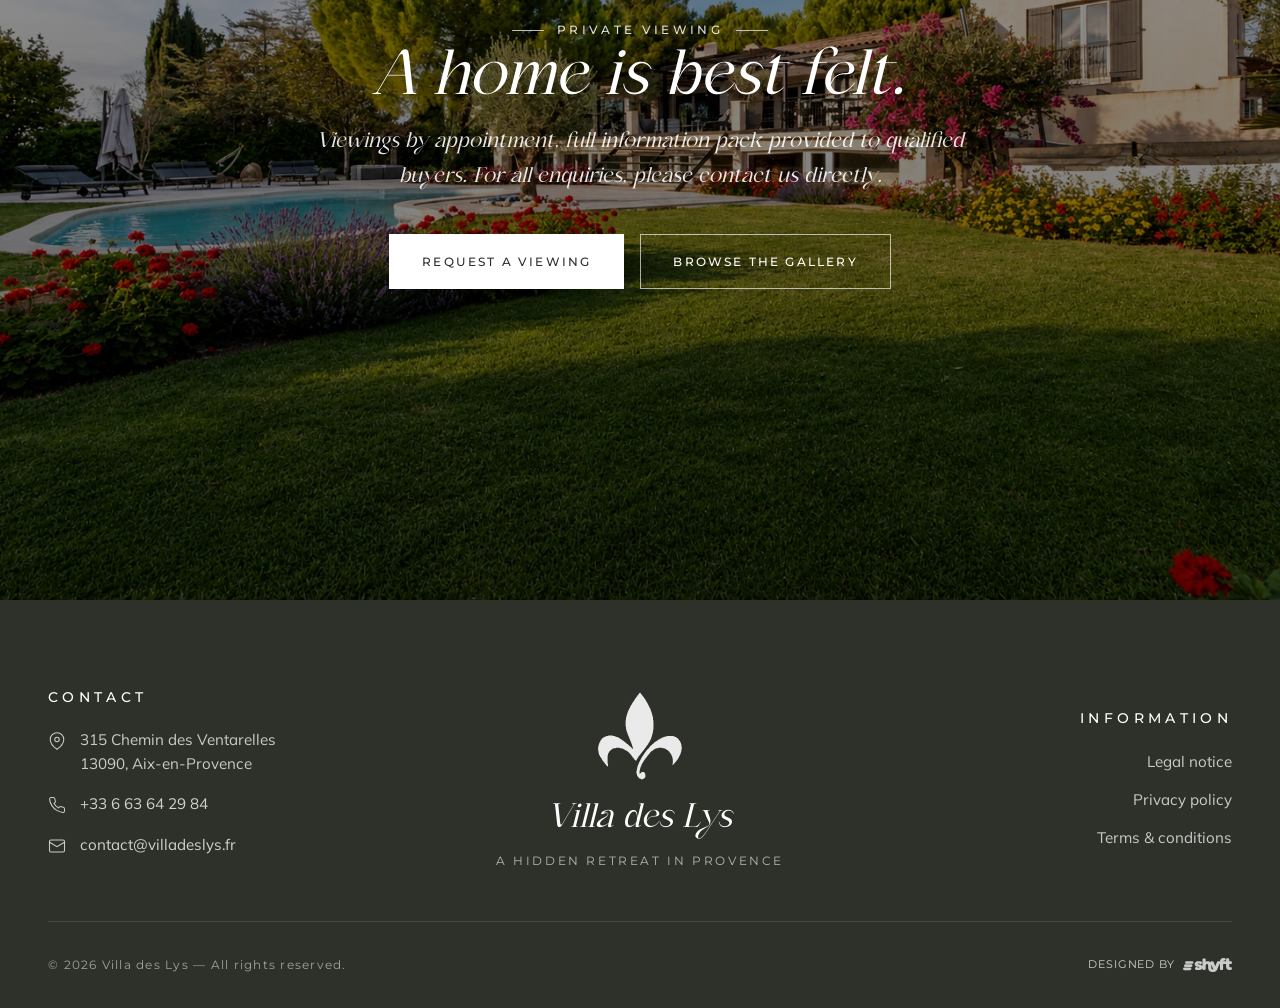
<file: en/acquerir.html>
<!doctype html>
<html lang="en">
<head>
  <meta charset="utf-8" />
  <meta name="viewport" content="width=device-width, initial-scale=1" />
  <title>Buy Villa des Lys — 269 m² Estate, EPC B, Puyricard (13540) | Aix-en-Provence</title>
  <meta name="description" content="Rare opportunity: fully renovated 269 m² villa, EPC B rating, 2,500 m² grounds, premium finishes. Puyricard area, 10 minutes from Aix-en-Provence. Contact us." />
  <meta name="robots" content="index, follow" />
  <link rel="canonical" href="https://lavilladeslys.fr/en/acquerir.html" />
  <link rel="alternate" hreflang="fr" href="https://lavilladeslys.fr/pages/acquerir.html" />
  <link rel="alternate" hreflang="en" href="https://lavilladeslys.fr/en/acquerir.html" />
  <link rel="alternate" hreflang="x-default" href="https://lavilladeslys.fr/pages/acquerir.html" />

  <!-- Open Graph -->
  <meta property="og:type" content="website" />
  <meta property="og:title" content="Buy Villa des Lys — 269 m² Estate, EPC B, Puyricard (13540)" />
  <meta property="og:description" content="Fully renovated 269 m² villa, EPC B rating, 2,500 m² grounds, premium finishes. Puyricard area, 10 minutes from Aix-en-Provence." />
  <meta property="og:image" content="https://lavilladeslys.fr/assets/images/villa-jardin.jpg" />
  <meta property="og:url" content="https://lavilladeslys.fr/en/acquerir.html" />
  <meta property="og:locale" content="en_GB" />

  <link rel="preconnect" href="https://fonts.googleapis.com" />
  <link rel="preconnect" href="https://fonts.gstatic.com" crossorigin />
  <link rel="stylesheet" href="https://fonts.googleapis.com/css2?family=Abhaya+Libre:wght@400;500;600;700&family=Mulish:wght@300;400;500;600;700&family=Montserrat:wght@400;500;600;700&display=swap" />
  <link rel="stylesheet" href="../assets/css/style.css" />
  <link rel="icon" href="../assets/images/logo.svg" type="image/svg+xml" />
</head>
<body class="page-acquerir">

  <header class="site-header is-light">
    <div class="site-header__inner">
      <a href="index.html" class="site-header__brand-link" aria-label="Villa des Lys — Home">
        <span class="brand-logo" aria-hidden="true"></span>
        <span class="site-header__brand-text">
          <span class="site-header__brand-name">Villa des Lys</span>
          <span class="site-header__brand-tagline">A Hidden Retreat in Provence</span>
        </span>
      </a>
      <nav class="site-nav" aria-label="Main navigation">
        <a href="index.html">Home</a>
        <a href="photos.html">Gallery</a>
        <a href="fiers-de.html">What we love</a>
        <a href="tarifs.html">Rates &amp; offers</a>
      </nav>
      <div class="site-header__actions">
        <a href="#reserver" class="header-action" aria-label="Book a stay">
          <svg viewBox="0 0 24 24" aria-hidden="true"><rect x="3" y="5" width="18" height="16" rx="2"/><path d="M3 10h18M8 3v4M16 3v4"/></svg>
          <span>Book</span>
        </a>
        <a href="acquerir.html" class="header-action" aria-label="Acquire the villa">
          <svg viewBox="0 0 24 24" aria-hidden="true"><path d="M3 11l9-8 9 8v10a2 2 0 0 1-2 2h-4v-7h-6v7H5a2 2 0 0 1-2-2z"/></svg>
          <span>Acquire</span>
        </a>
        <button class="header-icon-btn" aria-label="Share">
          <svg viewBox="0 0 24 24" aria-hidden="true"><circle cx="6" cy="12" r="3"/><circle cx="18" cy="6" r="3"/><circle cx="18" cy="18" r="3"/><path d="M8.6 10.6l6.8-3.2M8.6 13.4l6.8 3.2"/></svg>
        </button>
        <div class="header-lang" data-lang-current="en">
          <button type="button" class="header-lang__btn" aria-haspopup="menu" aria-expanded="false" aria-label="Change language">
            <svg viewBox="0 0 24 24" aria-hidden="true"><circle cx="12" cy="12" r="9"/><path d="M3 12h18M12 3a14 14 0 0 1 0 18M12 3a14 14 0 0 0 0 18"/></svg>
            <span class="header-lang__label">EN</span>
          </button>
          <ul class="header-lang__menu" role="menu">
            <li role="none"><a role="menuitem" href="../pages/acquerir.html" hreflang="fr">FR · Français</a></li>
            <li role="none"><a role="menuitem" href="acquerir.html" hreflang="en" class="is-active" aria-current="true">EN · English</a></li>
          </ul>
        </div>
      </div>
      <button class="menu-toggle" aria-label="Open menu" aria-expanded="false">
        <span></span><span></span><span></span>
      </button>
    </div>
  </header>

  <nav class="mobile-menu" aria-label="Mobile navigation">
    <a href="index.html">Home</a>
    <a href="photos.html">Gallery</a>
    <a href="fiers-de.html">What we love</a>
    <a href="tarifs.html">Rates &amp; offers</a>
    <a href="#reserver" class="btn">Book</a>
    <a href="acquerir.html" class="btn">Acquire the Villa</a>
  </nav>

  <main>

    <!-- Hero plein écran -->
    <section class="hero" id="hero" style="min-height: 100vh;">
      <div class="hero__media">
        <img src="../assets/images/terrasse-babyfoot.jpg" alt="Terrace with table-football — Villa des Lys, holiday villa rental Provence" />
      </div>
      <div class="hero__content">
        <p class="hero__kicker">An exceptional estate · Aix-en-Provence</p>
        <span class="hero__divider" aria-hidden="true"></span>
        <h1>
          <span class="sr-only">Buy Villa des Lys — Prestige home and estate in Puyricard, Aix-en-Provence — </span>
          Acquire <em>the Villa</em>
        </h1>
        <p class="hero__tagline">A rare opportunity in the Aix region,<br />to bring Provence into your story.</p>
        <div class="hero__actions">
          <a href="tel:+33603896940" class="btn btn--light">Request a private viewing</a>
          <a href="#opportunite" class="btn btn--outline-light">Explore the property</a>
        </div>
      </div>
    </section>

    <!-- Hero-card 1 : The opportunity -->
    <section class="hero-card-section" id="opportunite">
      <div class="hero-card-section__media">
        <img src="../assets/images/salon-cuisine.jpg" alt="Renovated open-plan kitchen — Villa des Lys, Puyricard, Aix-en-Provence" />
      </div>
      <div class="hero-card reveal">
        <span class="eyebrow center">A rare opportunity</span>
        <h2>269 m² in the heart of Aix</h2>
        <span class="hero-card__divider" aria-hidden="true"></span>
        <p>A fully renovated six-room villa, set on 2,500 m² of mature grounds in the highly sought-after Aix-en-Provence area. EPC B rating, premium finishes throughout.</p>
        <div class="hero-card__price">
          <span class="hero-card__price-label">Asking price</span>
          <span class="hero-card__price-value">€1,550,000</span>
        </div>
        <span class="hero-card__divider" aria-hidden="true"></span>
        <a href="tel:+33603896940" class="btn-link">Request the full information pack</a>
      </div>
    </section>

    <!-- Specs -->
    <section class="section">
      <div class="container">
        <div class="section-head">
          <span class="eyebrow center">Key features</span>
          <h2>The property in figures</h2>
        </div>
        <div class="specs">
          <div class="spec">
            <div class="spec__label">Living area</div>
            <div class="spec__value">269 m²</div>
          </div>
          <div class="spec">
            <div class="spec__label">Land</div>
            <div class="spec__value">2,500 m²</div>
          </div>
          <div class="spec">
            <div class="spec__label">Bedrooms &amp; suites</div>
            <div class="spec__value">5</div>
          </div>
          <div class="spec">
            <div class="spec__label">Bathrooms</div>
            <div class="spec__value">5</div>
          </div>
          <div class="spec">
            <div class="spec__label">Energy rating</div>
            <div class="spec__value">EPC B</div>
          </div>
          <div class="spec">
            <div class="spec__label">Year of renovation</div>
            <div class="spec__value">2022</div>
          </div>
          <div class="spec">
            <div class="spec__label">Pool</div>
            <div class="spec__value">Saltwater</div>
          </div>
          <div class="spec">
            <div class="spec__label">Parking</div>
            <div class="spec__value">4 vehicles</div>
          </div>
        </div>
      </div>
    </section>

    <!-- Hero-card 2 : The grounds -->
    <section class="hero-card-section">
      <div class="hero-card-section__media">
        <img src="../assets/images/terrasse-pergola.jpg" alt="Shaded pergola terrace — Villa des Lys, Puyricard" />
      </div>
      <div class="hero-card reveal">
        <span class="eyebrow center">The grounds</span>
        <h2>2,500 m² with no overlooking neighbours</h2>
        <span class="hero-card__divider" aria-hidden="true"></span>
        <p>Enclosed grounds planted with olive trees, centuries-old cedars, lavender and umbrella pines. Several outdoor lounges nestled beneath driftwood-woven pergolas, a pétanque court, a saltwater pool, a private jacuzzi.</p>
        <span class="hero-card__divider" aria-hidden="true"></span>
        <a href="photos.html" class="btn-link">Browse the photos</a>
      </div>
    </section>

    <!-- Hero-card 3 : The location -->
    <section class="hero-card-section">
      <div class="hero-card-section__media">
        <img src="../assets/images/triptyque-exterieur.jpg" alt="Outdoor view of Villa des Lys — terrace, garden, pool, Puyricard" />
      </div>
      <div class="hero-card reveal">
        <span class="eyebrow center">The location</span>
        <h2>On the doorstep of Aix-en-Provence</h2>
        <span class="hero-card__divider" aria-hidden="true"></span>
        <p>Puyricard, in the Célony district, one of the most sought-after areas of the Aix region. The centre of Aix-en-Provence is 10 minutes away, the TGV station 15 minutes, Marseille-Provence airport 25 minutes, and the Calanques 45 minutes.</p>
        <span class="hero-card__divider" aria-hidden="true"></span>
        <a href="fiers-de.html" class="btn-link">Discover the region</a>
      </div>
    </section>

    <!-- Banner CTA -->
    <section class="banner">
      <div class="banner__media">
        <img src="../assets/images/villa-jardin.jpg" alt="Villa des Lys and its Provençal garden — luxury villa rental Puyricard, Aix-en-Provence" />
      </div>
      <div class="banner__content">
        <span class="eyebrow center" style="color: rgba(255,255,255,0.85);">Private viewing</span>
        <h2>A home is best felt.</h2>
        <p>Viewings by appointment, full information pack provided to qualified buyers. For all enquiries, please contact us directly.</p>
        <div class="banner__actions">
          <a href="tel:+33603896940" class="btn btn--light">Request a viewing</a>
          <a href="photos.html" class="btn btn--outline-light">Browse the gallery</a>
        </div>
      </div>
    </section>

  </main>

  <footer class="site-footer">
    <div class="container">
      <div class="site-footer__inner">
        <div class="site-footer__contact">
          <h5>Contact</h5>
          <div class="site-footer__contact-item">
            <svg viewBox="0 0 24 24" aria-hidden="true"><path d="M21 10c0 7-9 13-9 13s-9-6-9-13a9 9 0 0 1 18 0z"/><circle cx="12" cy="10" r="3"/></svg>
            <span>315 Chemin des Ventarelles<br/>13090, Aix-en-Provence</span>
          </div>
          <div class="site-footer__contact-item">
            <svg viewBox="0 0 24 24" aria-hidden="true"><path d="M22 16.92v3a2 2 0 0 1-2.18 2 19.79 19.79 0 0 1-8.63-3.07 19.5 19.5 0 0 1-6-6 19.79 19.79 0 0 1-3.07-8.67A2 2 0 0 1 4.11 2h3a2 2 0 0 1 2 1.72 12.84 12.84 0 0 0 .7 2.81 2 2 0 0 1-.45 2.11L8.09 9.91a16 16 0 0 0 6 6l1.27-1.27a2 2 0 0 1 2.11-.45 12.84 12.84 0 0 0 2.81.7A2 2 0 0 1 22 16.92z"/></svg>
            <a href="tel:+33663642984">+33 6 63 64 29 84 </a>
          </div>
          <div class="site-footer__contact-item">
            <svg viewBox="0 0 24 24" aria-hidden="true"><rect x="2" y="4" width="20" height="16" rx="2"/><polyline points="2,7 12,13 22,7"/></svg>
            <a href="mailto:contact@villadeslys.fr">contact@villadeslys.fr</a>
          </div>
        </div>
        <div class="site-footer__center">
          <span class="brand-logo" aria-hidden="true"></span>
          <h4>Villa des Lys</h4>
          <span class="tagline">A Hidden Retreat in Provence</span>
        </div>
        <div class="site-footer__info">
          <h5>Information</h5>
          <ul>
            <li><a href="#">Legal notice</a></li>
            <li><a href="#">Privacy policy</a></li>
            <li><a href="#">Terms &amp; conditions</a></li>
          </ul>
        </div>
      </div>
      <div class="site-footer__bottom">
        <span>© <span id="year"></span> Villa des Lys — All rights reserved.</span>
        <a class="site-footer__credit" href="https://shyft.fr" target="_blank" rel="noopener" aria-label="Designed by shyft">Designed by <img src="../assets/images/shyft.svg" alt="shyft"/></a>
      </div>
    </div>
  </footer>

  <!-- Booking modal -->
  <div class="booking-modal" id="booking-modal" aria-hidden="true">
    <div class="booking-modal__overlay" data-close-booking></div>
    <div class="booking-modal__card" role="dialog" aria-modal="true" aria-labelledby="booking-title">
      <button class="booking-modal__close" data-close-booking aria-label="Close">×</button>
      <div class="booking-card__header">
        <svg viewBox="0 0 24 24" aria-hidden="true"><rect x="3" y="5" width="18" height="16" rx="2"/><path d="M3 10h18M8 3v4M16 3v4"/></svg>
        <h2 id="booking-title">Booking</h2>
      </div>
      <span class="hero-card__divider" aria-hidden="true" style="margin: 0 0 1.6rem;"></span>
      <div class="vdl-cal" data-vdl-calendar data-input-in="modal-arrivee" data-input-out="modal-depart"></div>
      <form class="booking-widget" onsubmit="event.preventDefault(); window.location='tel:+33603896940';">
        <div class="booking-widget__field booking-widget__field--date">
          <label for="modal-arrivee">Check-in date</label>
          <input type="date" id="modal-arrivee" required />
        </div>
        <div class="booking-widget__field booking-widget__field--date">
          <label for="modal-depart">Check-out date</label>
          <input type="date" id="modal-depart" required />
        </div>
        <div class="booking-widget__field">
          <label for="modal-adultes">Adults</label>
          <select id="modal-adultes">
            <option>1</option><option selected>2</option><option>3</option><option>4</option>
            <option>5</option><option>6</option><option>7</option><option>8</option>
          </select>
        </div>
        <div class="booking-widget__field">
          <label for="modal-promo">Promo code</label>
          <input type="text" id="modal-promo" placeholder="Optional" />
        </div>
        <div class="full">
          <button type="submit" class="btn btn--olive" style="width: 100%;">Check availability</button>
        </div>
      </form>
      <p style="margin-top: 1.6rem; font-size: 0.85rem; color: var(--color-muted); text-align: center;">
        Our concierge will get back to you within 24 hours to confirm availability and arrange your arrival.
      </p>
    </div>
  </div>

  <script src="../assets/js/main.js" defer></script>
  <script src="../assets/js/calendar.js" defer></script>
</body>
</html>
</file>
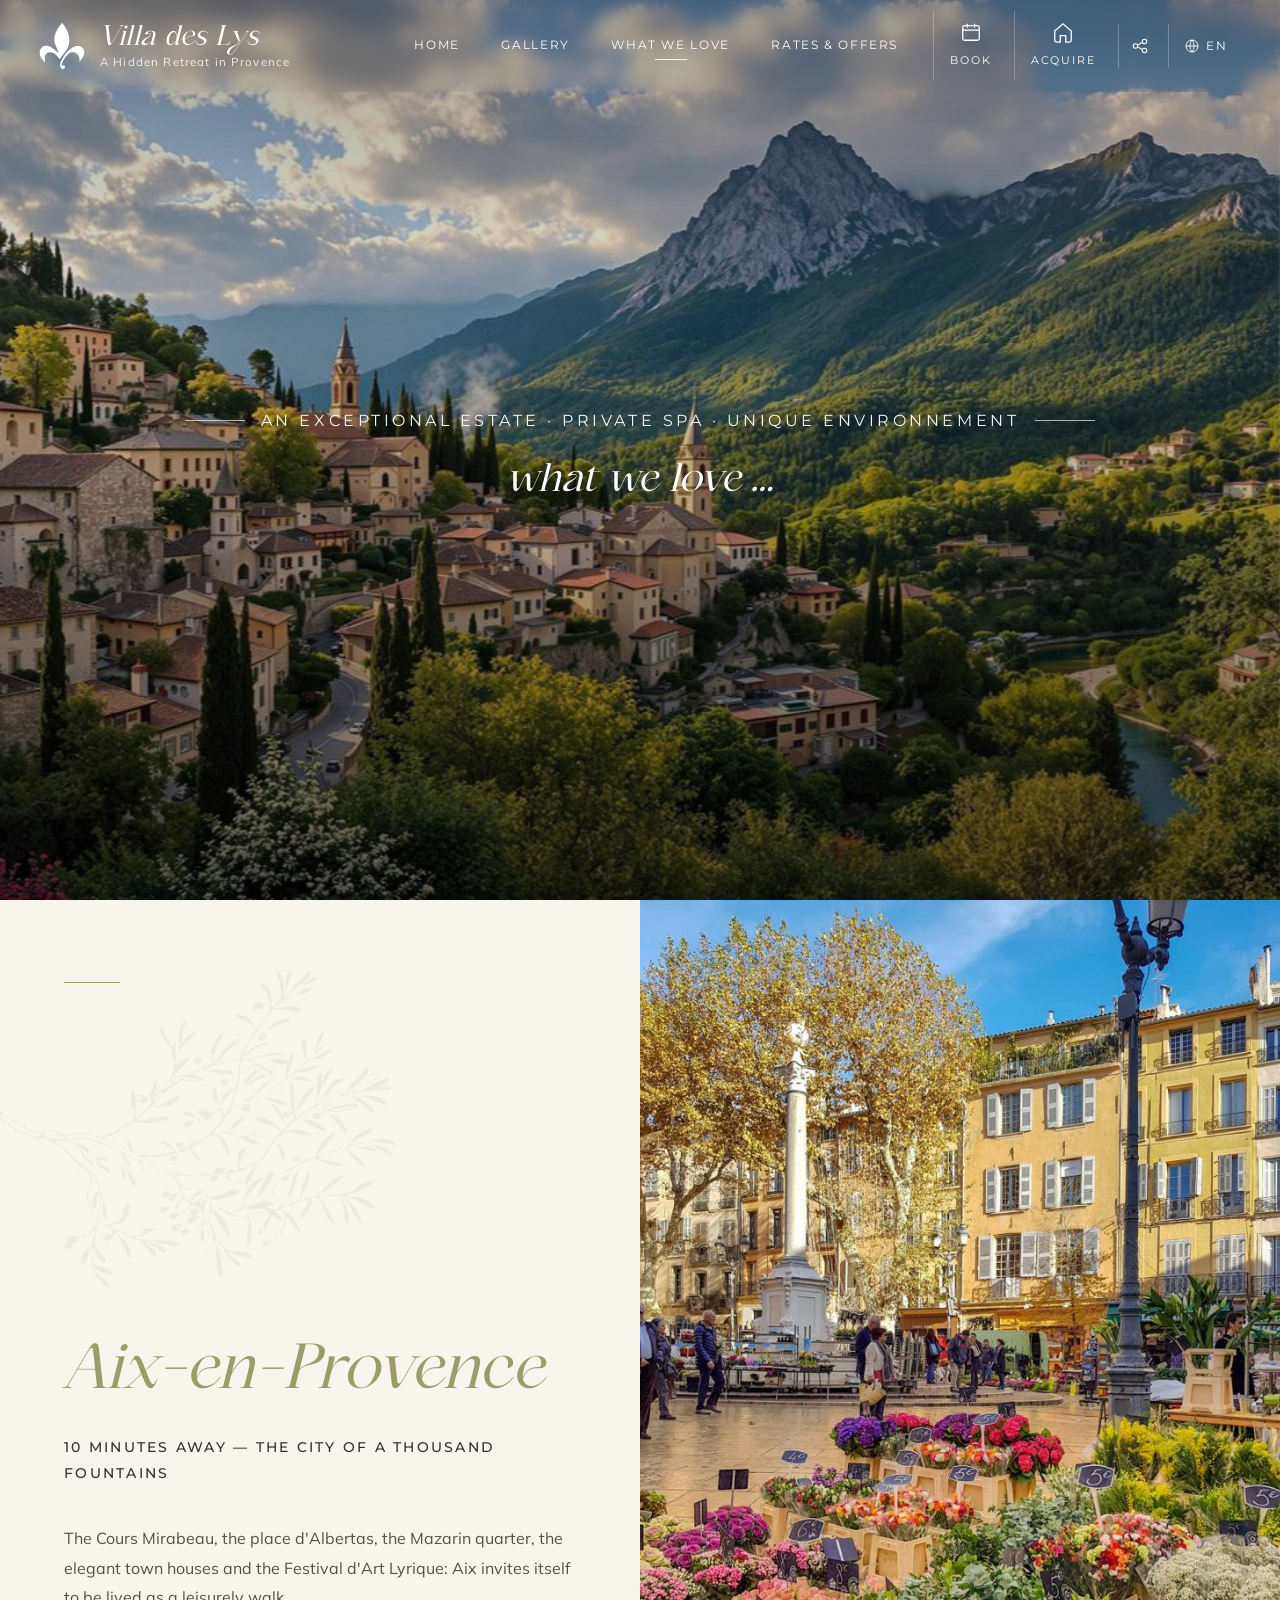
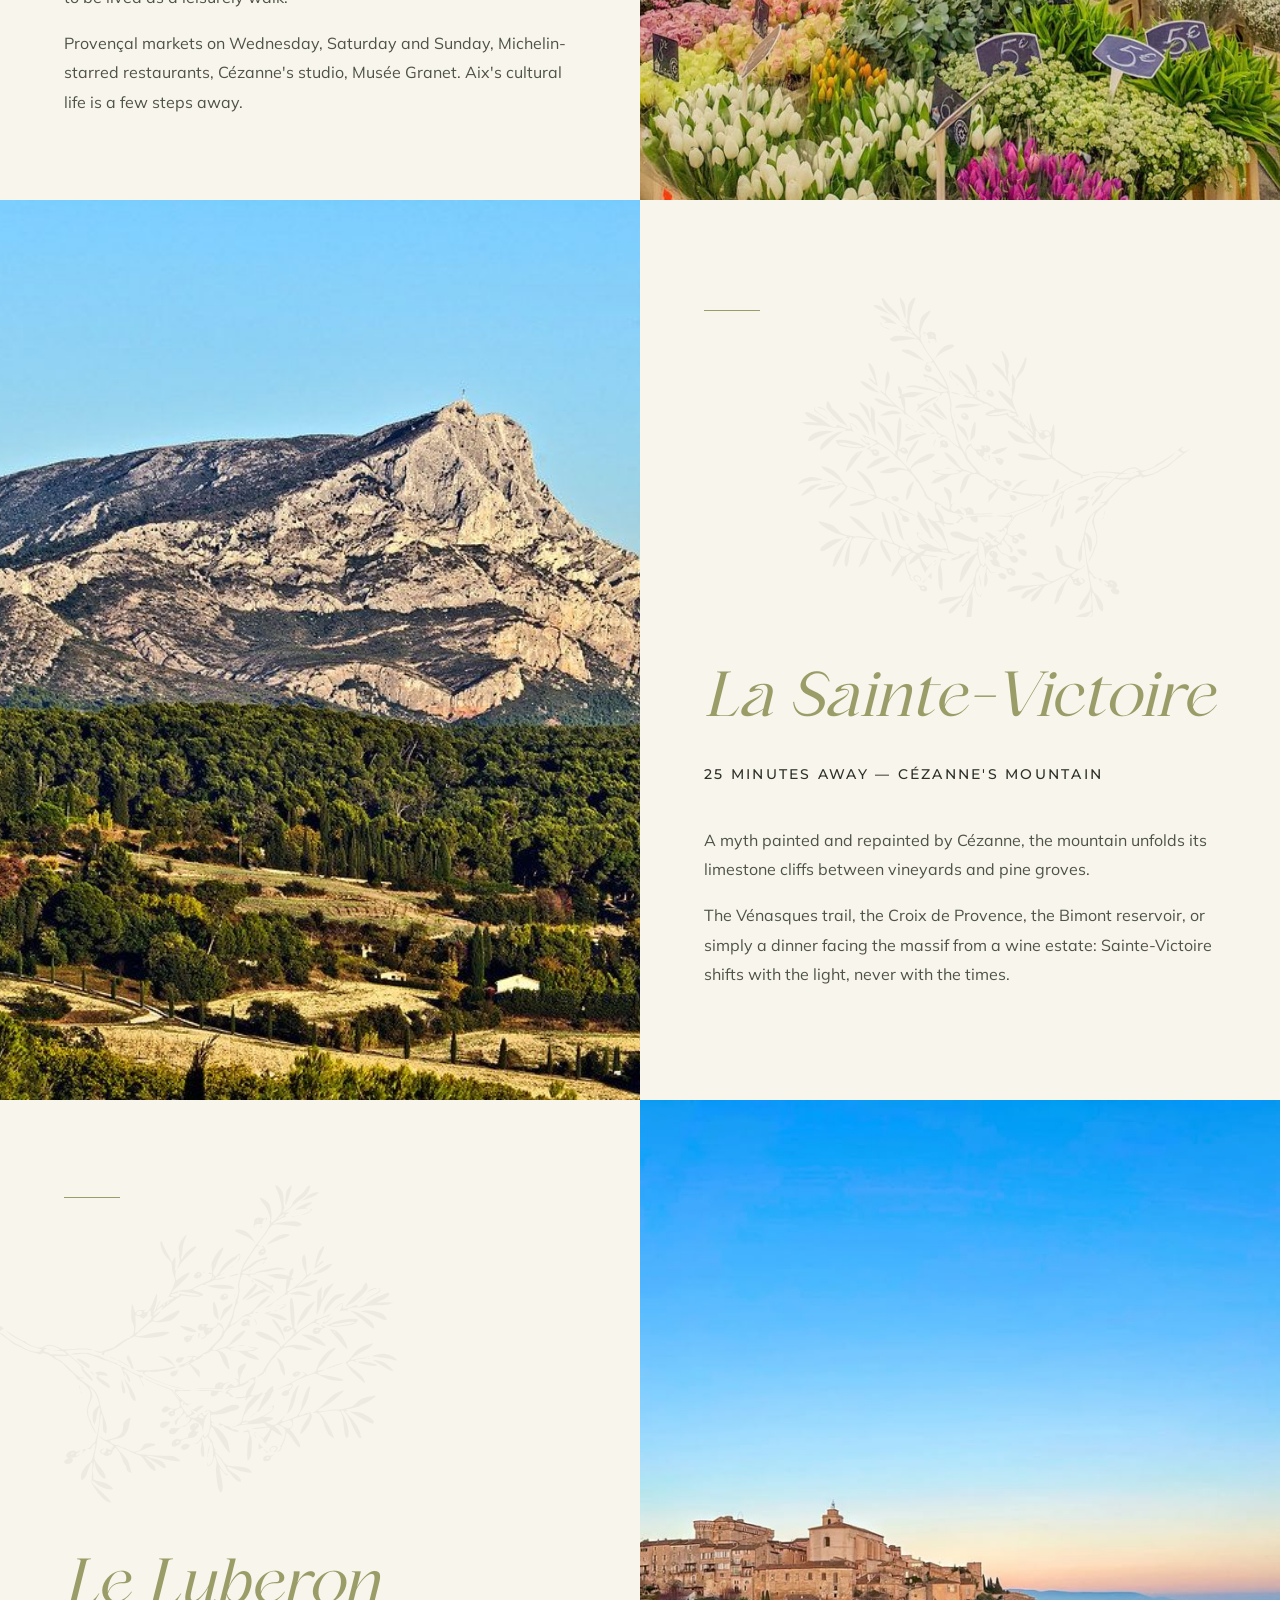
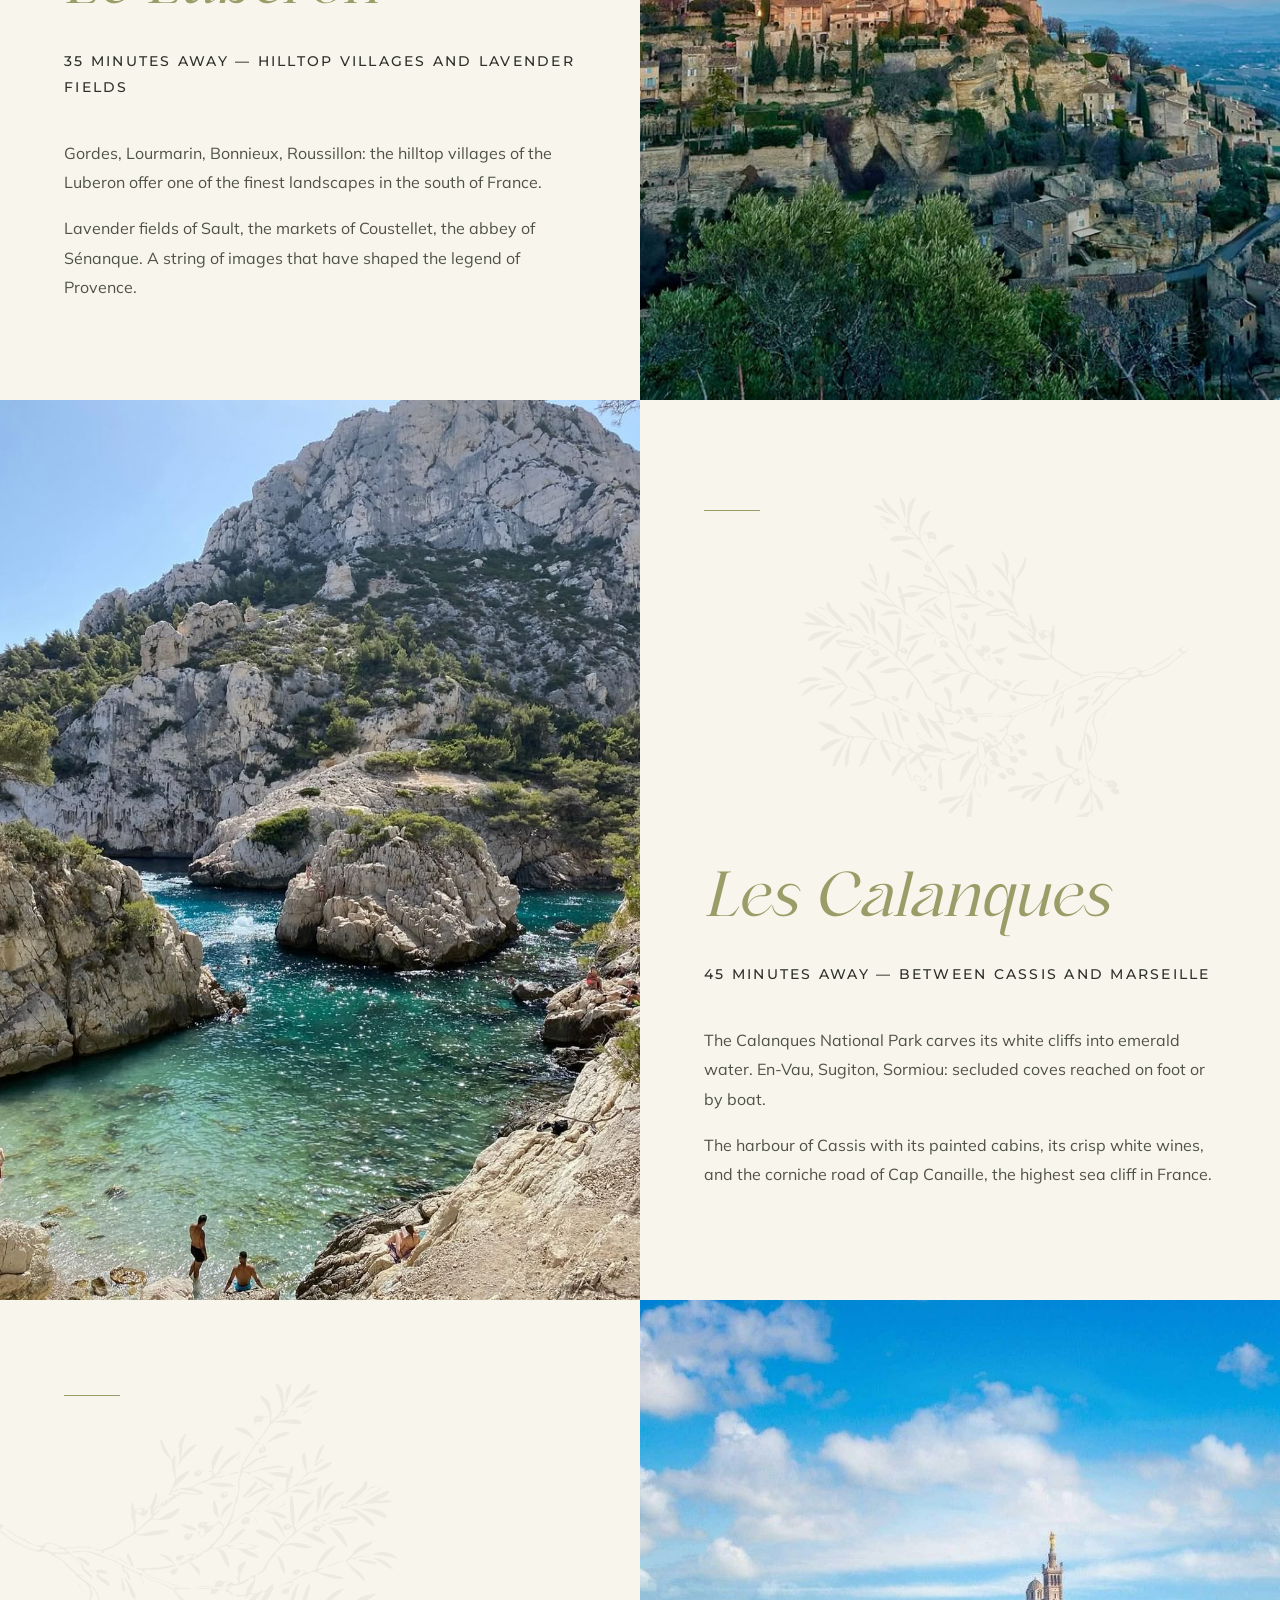
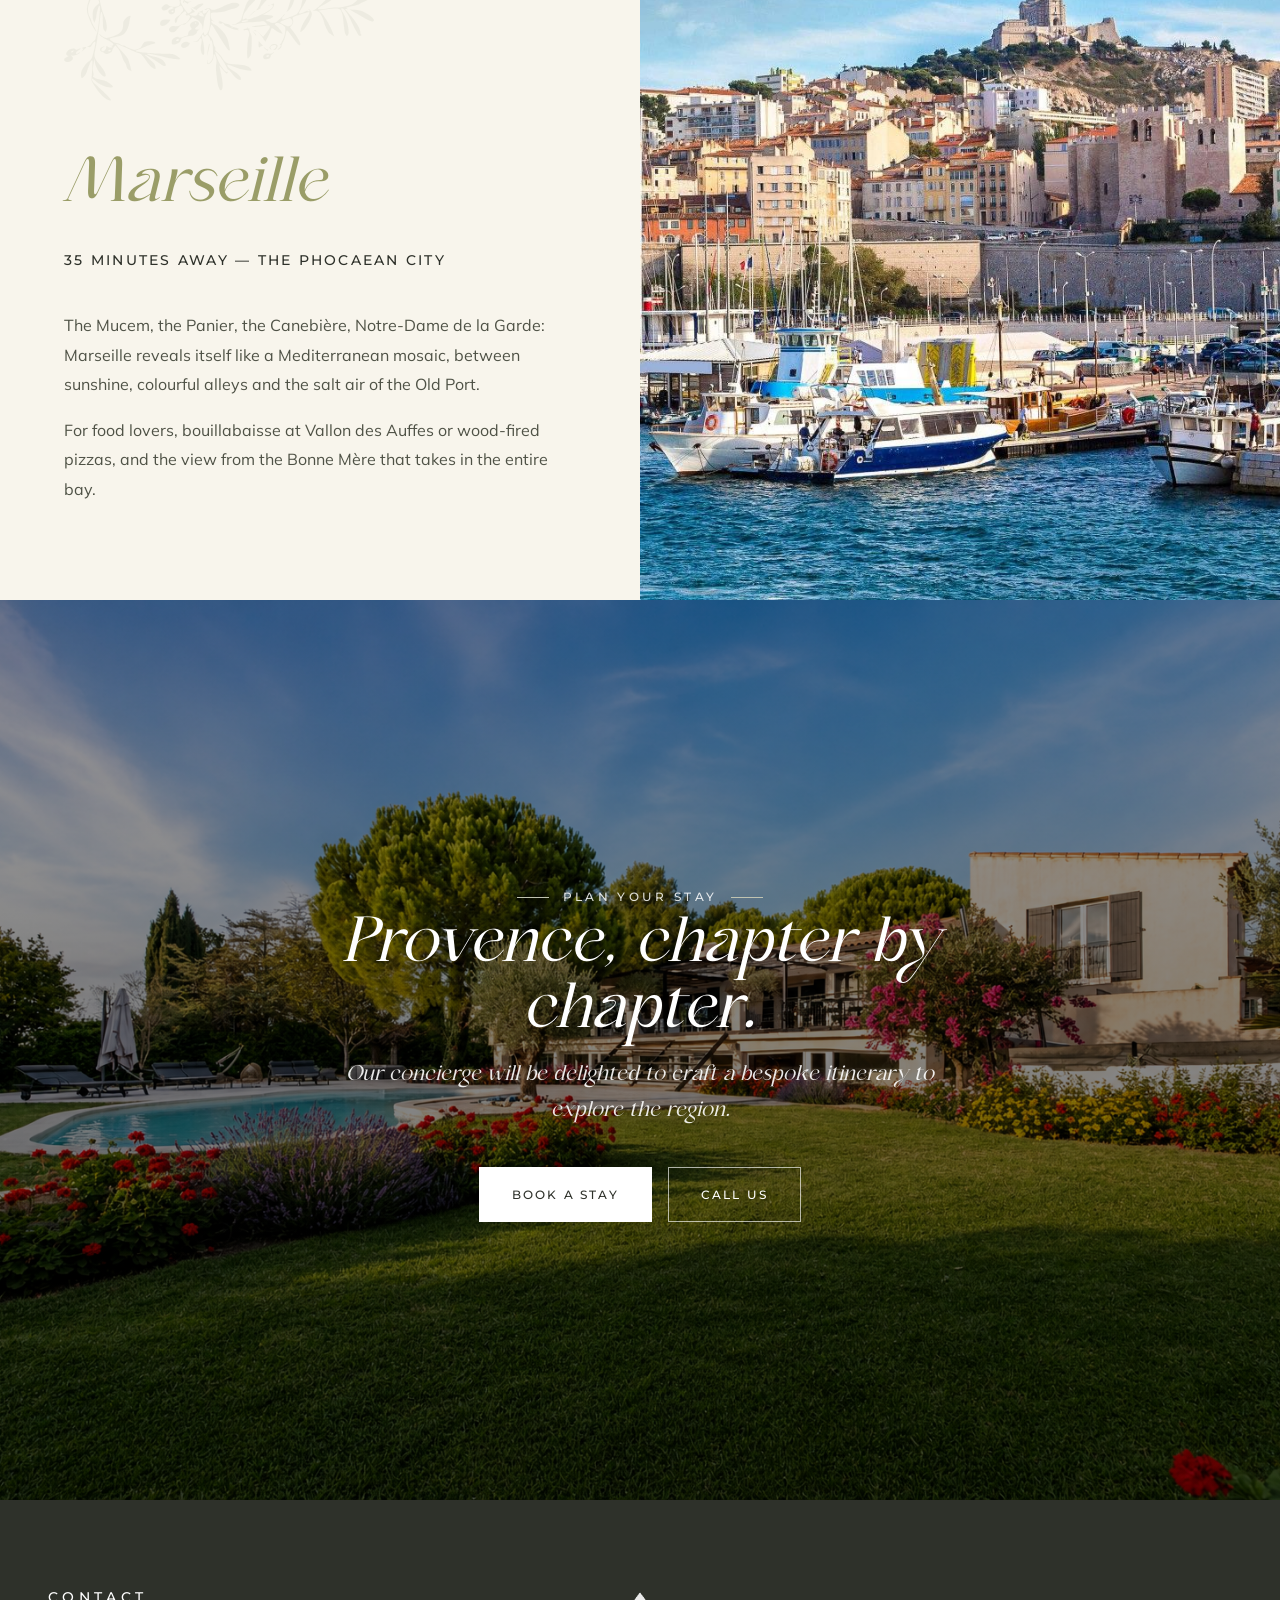
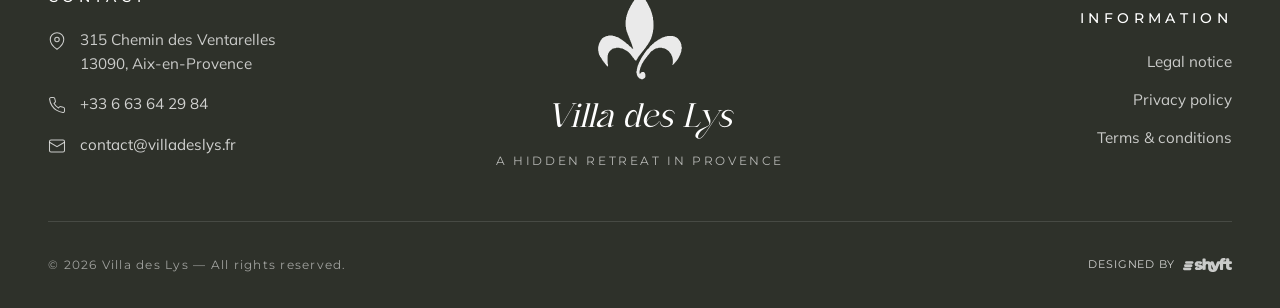
<file: en/fiers-de.html>
<!doctype html>
<html lang="en">
<head>
  <meta charset="utf-8" />
  <meta name="viewport" content="width=device-width, initial-scale=1" />
  <title>Why Choose Villa des Lys — Reviews &amp; Amenities | Puyricard, Aix-en-Provence</title>
  <meta name="description" content="4.9/5 across 30 Airbnb reviews. Discover what makes Villa des Lys unique: 2024 renovation, saltwater pool, jacuzzi, private concierge, 2,500 m² grounds." />
  <meta name="robots" content="index, follow" />
  <link rel="canonical" href="https://lavilladeslys.fr/en/fiers-de.html" />
  <link rel="alternate" hreflang="fr" href="https://lavilladeslys.fr/pages/fiers-de.html" />
  <link rel="alternate" hreflang="en" href="https://lavilladeslys.fr/en/fiers-de.html" />
  <link rel="alternate" hreflang="x-default" href="https://lavilladeslys.fr/pages/fiers-de.html" />

  <!-- Open Graph -->
  <meta property="og:type" content="website" />
  <meta property="og:title" content="Why Choose Villa des Lys — Reviews &amp; Amenities | Puyricard" />
  <meta property="og:description" content="4.9/5 across 30 Airbnb reviews. 2024 renovation, saltwater pool, jacuzzi, private concierge, 2,500 m² grounds." />
  <meta property="og:image" content="https://lavilladeslys.fr/assets/images/villa-jardin.jpg" />
  <meta property="og:url" content="https://lavilladeslys.fr/en/fiers-de.html" />
  <meta property="og:locale" content="en_GB" />

  <link rel="preconnect" href="https://fonts.googleapis.com" />
  <link rel="preconnect" href="https://fonts.gstatic.com" crossorigin />
  <link rel="stylesheet" href="https://fonts.googleapis.com/css2?family=Abhaya+Libre:wght@400;500;600;700&family=Mulish:wght@300;400;500;600;700&family=Montserrat:wght@400;500;600;700&display=swap" />
  <link rel="stylesheet" href="../assets/css/style.css" />
  <link rel="icon" href="../assets/images/logo.svg" type="image/svg+xml" />
</head>
<body class="page-fiers">

  <header class="site-header is-light">
    <div class="site-header__inner">
      <a href="index.html" class="site-header__brand-link" aria-label="Villa des Lys — Home">
        <span class="brand-logo" aria-hidden="true"></span>
        <span class="site-header__brand-text">
          <span class="site-header__brand-name">Villa des Lys</span>
          <span class="site-header__brand-tagline">A Hidden Retreat in Provence</span>
        </span>
      </a>
      <nav class="site-nav" aria-label="Main navigation">
        <a href="index.html">Home</a>
        <a href="photos.html">Gallery</a>
        <a href="fiers-de.html" class="is-active">What we love</a>
        <a href="tarifs.html">Rates &amp; offers</a>
      </nav>
      <div class="site-header__actions">
        <a href="#reserver" class="header-action" aria-label="Book a stay">
          <svg viewBox="0 0 24 24" aria-hidden="true"><rect x="3" y="5" width="18" height="16" rx="2"/><path d="M3 10h18M8 3v4M16 3v4"/></svg>
          <span>Book</span>
        </a>
        <a href="acquerir.html" class="header-action" aria-label="Acquire the villa">
          <svg viewBox="0 0 24 24" aria-hidden="true"><path d="M3 11l9-8 9 8v10a2 2 0 0 1-2 2h-4v-7h-6v7H5a2 2 0 0 1-2-2z"/></svg>
          <span>Acquire</span>
        </a>
        <button class="header-icon-btn" aria-label="Share">
          <svg viewBox="0 0 24 24" aria-hidden="true"><circle cx="6" cy="12" r="3"/><circle cx="18" cy="6" r="3"/><circle cx="18" cy="18" r="3"/><path d="M8.6 10.6l6.8-3.2M8.6 13.4l6.8 3.2"/></svg>
        </button>
        <div class="header-lang" data-lang-current="en">
          <button type="button" class="header-lang__btn" aria-haspopup="menu" aria-expanded="false" aria-label="Change language">
            <svg viewBox="0 0 24 24" aria-hidden="true"><circle cx="12" cy="12" r="9"/><path d="M3 12h18M12 3a14 14 0 0 1 0 18M12 3a14 14 0 0 0 0 18"/></svg>
            <span class="header-lang__label">EN</span>
          </button>
          <ul class="header-lang__menu" role="menu">
            <li role="none"><a role="menuitem" href="../pages/fiers-de.html" hreflang="fr">FR · Français</a></li>
            <li role="none"><a role="menuitem" href="fiers-de.html" hreflang="en" class="is-active" aria-current="true">EN · English</a></li>
          </ul>
        </div>
      </div>
      <button class="menu-toggle" aria-label="Open menu" aria-expanded="false">
        <span></span><span></span><span></span>
      </button>
    </div>
  </header>

  <nav class="mobile-menu" aria-label="Mobile navigation">
    <a href="index.html">Home</a>
    <a href="photos.html">Gallery</a>
    <a href="fiers-de.html">What we love</a>
    <a href="tarifs.html">Rates &amp; offers</a>
    <a href="#reserver" class="btn">Book</a>
    <a href="acquerir.html" class="btn">Acquire the Villa</a>
  </nav>

  <main>

    <!-- Hero plein écran -->
    <section class="hero" id="hero">
      <div class="hero__media">
        <img src="../assets/images/image provence.webp" alt="Panoramic view of Provence — Villa des Lys, Puyricard, Aix-en-Provence" />
      </div>
      <div class="hero__content">
        <p class="hero__kicker">An exceptional estate · Private spa · Unique environnement</p>
        <h1 style="font-size: 36px;">
          <span class="sr-only">Why choose Villa des Lys — Reviews and amenities of our home in Puyricard, Aix-en-Provence — </span>
          <em>what we love …</em>
        </h1>
      </div>
    </section>

    <!-- Split 2 : Aix-en-Provence -->
    <section class="section" style="padding: 0;">
      <div class="split split--reverse">
        <div class="split__media">
          <img src="../assets/images/aixenprovence.jpg" alt="Aix-en-Provence and the Cours Mirabeau — 10 minutes from Villa des Lys" />
        </div>
        <div class="split__content reveal">
          <span class="olive-deco olive-deco--top-left" aria-hidden="true"></span>
          <h2>Aix-en-Provence</h2>
          <p class="kicker">10 minutes away — the city of a thousand fountains</p>
          <p>The Cours Mirabeau, the place d'Albertas, the Mazarin quarter, the elegant town houses and the Festival d'Art Lyrique: Aix invites itself to be lived as a leisurely walk.</p>
          <p>Provençal markets on Wednesday, Saturday and Sunday, Michelin-starred restaurants, Cézanne's studio, Musée Granet. Aix's cultural life is a few steps away.</p>
        </div>
      </div>
    </section>

    <!-- Split 3 : La Sainte-Victoire -->
    <section class="section" style="padding: 0;">
      <div class="split">
        <div class="split__media">
          <img src="../assets/images/stvictoire.jpg" alt="Mont Sainte-Victoire — 25 minutes from Villa des Lys, Aix-en-Provence" />
        </div>
        <div class="split__content reveal">
          <span class="olive-deco olive-deco--top-right" aria-hidden="true"></span>
          <h2>La Sainte-Victoire</h2>
          <p class="kicker">25 minutes away — Cézanne's mountain</p>
          <p>A myth painted and repainted by Cézanne, the mountain unfolds its limestone cliffs between vineyards and pine groves.</p>
          <p>The Vénasques trail, the Croix de Provence, the Bimont reservoir, or simply a dinner facing the massif from a wine estate: Sainte-Victoire shifts with the light, never with the times.</p>
        </div>
      </div>
    </section>

    <!-- Split 4 : Le Luberon -->
    <section class="section" style="padding: 0;">
      <div class="split split--reverse">
        <div class="split__media">
          <img src="../assets/images/luberon.jpg" alt="Hilltop villages of the Luberon — 35 minutes from Villa des Lys" />
        </div>
        <div class="split__content reveal">
          <span class="olive-deco olive-deco--top-left" aria-hidden="true"></span>
          <h2>Le Luberon</h2>
          <p class="kicker">35 minutes away — hilltop villages and lavender fields</p>
          <p>Gordes, Lourmarin, Bonnieux, Roussillon: the hilltop villages of the Luberon offer one of the finest landscapes in the south of France.</p>
          <p>Lavender fields of Sault, the markets of Coustellet, the abbey of Sénanque. A string of images that have shaped the legend of Provence.</p>
        </div>
      </div>
    </section>

    <!-- Split 5 : Les Calanques -->
    <section class="section" style="padding: 0;">
      <div class="split">
        <div class="split__media">
          <img src="../assets/images/calanques.jpg" alt="Calanques of Cassis — 45 minutes from Villa des Lys, Aix-en-Provence" />
        </div>
        <div class="split__content reveal">
          <span class="olive-deco olive-deco--top-right" aria-hidden="true"></span>
          <h2>Les Calanques</h2>
          <p class="kicker">45 minutes away — between Cassis and Marseille</p>
          <p>The Calanques National Park carves its white cliffs into emerald water. En-Vau, Sugiton, Sormiou: secluded coves reached on foot or by boat.</p>
          <p>The harbour of Cassis with its painted cabins, its crisp white wines, and the corniche road of Cap Canaille, the highest sea cliff in France.</p>
        </div>
      </div>
    </section>

    <!-- Split 6 : Marseille -->
    <section class="section" style="padding: 0;">
      <div class="split split--reverse">
        <div class="split__media">
          <img src="../assets/images/marseille.jpg" alt="Marseille and the Old Port — 35 minutes from Villa des Lys" />
        </div>
        <div class="split__content reveal">
          <span class="olive-deco olive-deco--top-left" aria-hidden="true"></span>
          <h2>Marseille</h2>
          <p class="kicker">35 minutes away — the Phocaean city</p>
          <p>The Mucem, the Panier, the Canebière, Notre-Dame de la Garde: Marseille reveals itself like a Mediterranean mosaic, between sunshine, colourful alleys and the salt air of the Old Port.</p>
          <p>For food lovers, bouillabaisse at Vallon des Auffes or wood-fired pizzas, and the view from the Bonne Mère that takes in the entire bay.</p>
        </div>
      </div>
    </section>

    <!-- Banner CTA -->
    <section class="banner">
      <div class="banner__media">
        <img src="../assets/images/villa-jardin.jpg" alt="Villa des Lys and its Provençal garden — luxury villa rental Puyricard, Aix-en-Provence" />
      </div>
      <div class="banner__content">
        <span class="eyebrow center" style="color: rgba(255,255,255,0.85);">Plan your stay</span>
        <h2>Provence, chapter by chapter.</h2>
        <p>Our concierge will be delighted to craft a bespoke itinerary to explore the region.</p>
        <div class="banner__actions">
          <a href="#reserver" class="btn btn--light">Book a stay</a>
          <a href="tel:+33603896940" class="btn btn--outline-light">Call us</a>
        </div>
      </div>
    </section>

  </main>

  <footer class="site-footer">
    <div class="container">
      <div class="site-footer__inner">
        <div class="site-footer__contact">
          <h5>Contact</h5>
          <div class="site-footer__contact-item">
            <svg viewBox="0 0 24 24" aria-hidden="true"><path d="M21 10c0 7-9 13-9 13s-9-6-9-13a9 9 0 0 1 18 0z"/><circle cx="12" cy="10" r="3"/></svg>
            <span>315 Chemin des Ventarelles<br/>13090, Aix-en-Provence</span>
          </div>
          <div class="site-footer__contact-item">
            <svg viewBox="0 0 24 24" aria-hidden="true"><path d="M22 16.92v3a2 2 0 0 1-2.18 2 19.79 19.79 0 0 1-8.63-3.07 19.5 19.5 0 0 1-6-6 19.79 19.79 0 0 1-3.07-8.67A2 2 0 0 1 4.11 2h3a2 2 0 0 1 2 1.72 12.84 12.84 0 0 0 .7 2.81 2 2 0 0 1-.45 2.11L8.09 9.91a16 16 0 0 0 6 6l1.27-1.27a2 2 0 0 1 2.11-.45 12.84 12.84 0 0 0 2.81.7A2 2 0 0 1 22 16.92z"/></svg>
            <a href="tel:+33663642984">+33 6 63 64 29 84 </a>
          </div>
          <div class="site-footer__contact-item">
            <svg viewBox="0 0 24 24" aria-hidden="true"><rect x="2" y="4" width="20" height="16" rx="2"/><polyline points="2,7 12,13 22,7"/></svg>
            <a href="mailto:contact@villadeslys.fr">contact@villadeslys.fr</a>
          </div>
        </div>
        <div class="site-footer__center">
          <span class="brand-logo" aria-hidden="true"></span>
          <h4>Villa des Lys</h4>
          <span class="tagline">A Hidden Retreat in Provence</span>
        </div>
        <div class="site-footer__info">
          <h5>Information</h5>
          <ul>
            <li><a href="#">Legal notice</a></li>
            <li><a href="#">Privacy policy</a></li>
            <li><a href="#">Terms &amp; conditions</a></li>
          </ul>
        </div>
      </div>
      <div class="site-footer__bottom">
        <span>© <span id="year"></span> Villa des Lys — All rights reserved.</span>
        <a class="site-footer__credit" href="https://shyft.fr" target="_blank" rel="noopener" aria-label="Designed by shyft">Designed by <img src="../assets/images/shyft.svg" alt="shyft"/></a>
      </div>
    </div>
  </footer>

  <!-- Booking modal -->
  <div class="booking-modal" id="booking-modal" aria-hidden="true">
    <div class="booking-modal__overlay" data-close-booking></div>
    <div class="booking-modal__card" role="dialog" aria-modal="true" aria-labelledby="booking-title">
      <button class="booking-modal__close" data-close-booking aria-label="Close">×</button>
      <div class="booking-card__header">
        <svg viewBox="0 0 24 24" aria-hidden="true"><rect x="3" y="5" width="18" height="16" rx="2"/><path d="M3 10h18M8 3v4M16 3v4"/></svg>
        <h2 id="booking-title">Booking</h2>
      </div>
      <span class="hero-card__divider" aria-hidden="true" style="margin: 0 0 1.6rem;"></span>
      <div class="vdl-cal" data-vdl-calendar data-input-in="modal-arrivee" data-input-out="modal-depart"></div>
      <form class="booking-widget" onsubmit="event.preventDefault(); window.location='tel:+33603896940';">
        <div class="booking-widget__field booking-widget__field--date">
          <label for="modal-arrivee">Check-in date</label>
          <input type="date" id="modal-arrivee" required />
        </div>
        <div class="booking-widget__field booking-widget__field--date">
          <label for="modal-depart">Check-out date</label>
          <input type="date" id="modal-depart" required />
        </div>
        <div class="booking-widget__field">
          <label for="modal-adultes">Adults</label>
          <select id="modal-adultes">
            <option>1</option><option selected>2</option><option>3</option><option>4</option>
            <option>5</option><option>6</option><option>7</option><option>8</option>
          </select>
        </div>
        <div class="booking-widget__field">
          <label for="modal-promo">Promo code</label>
          <input type="text" id="modal-promo" placeholder="Optional" />
        </div>
        <div class="full">
          <button type="submit" class="btn btn--olive" style="width: 100%;">Check availability</button>
        </div>
      </form>
      <p style="margin-top: 1.6rem; font-size: 0.85rem; color: var(--color-muted); text-align: center;">
        Our concierge will get back to you within 24 hours to confirm availability and arrange your arrival.
      </p>
    </div>
  </div>

  <script src="../assets/js/main.js" defer></script>
  <script src="../assets/js/calendar.js" defer></script>
</body>
</html>
</file>
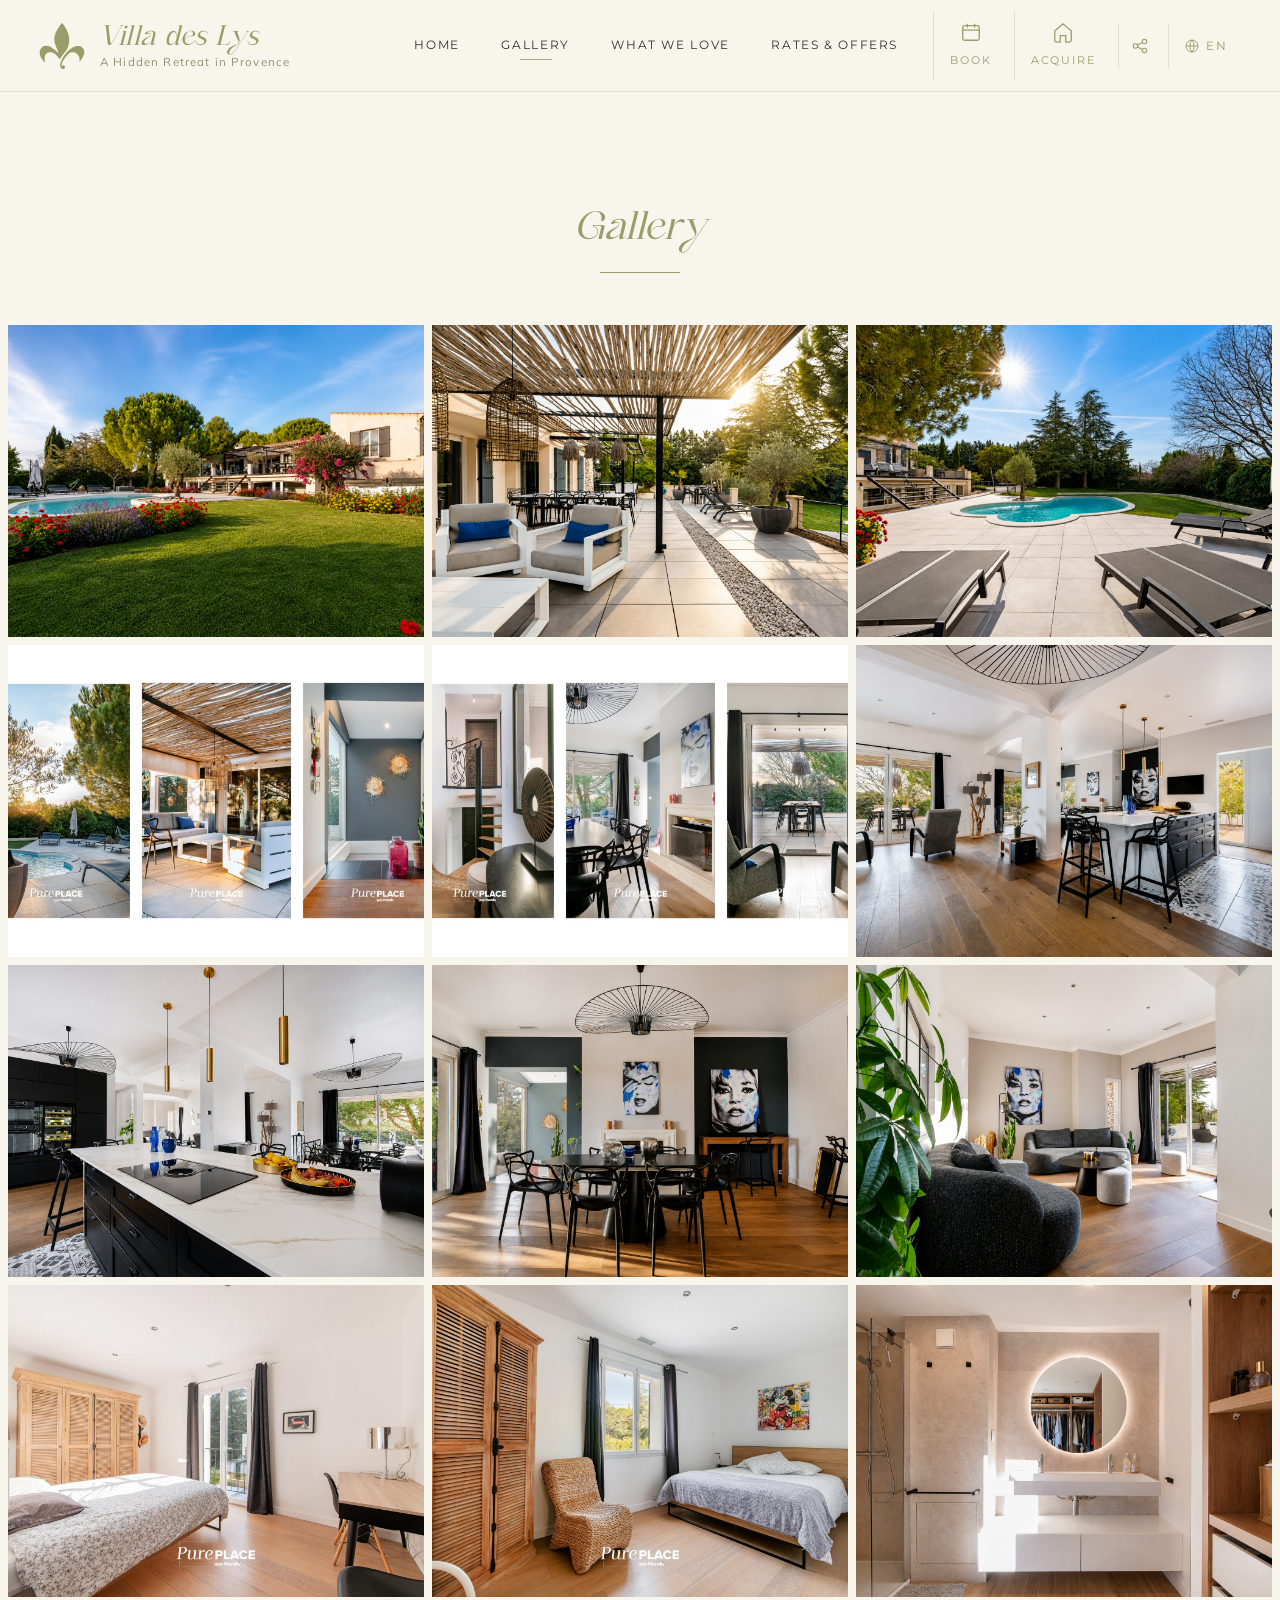
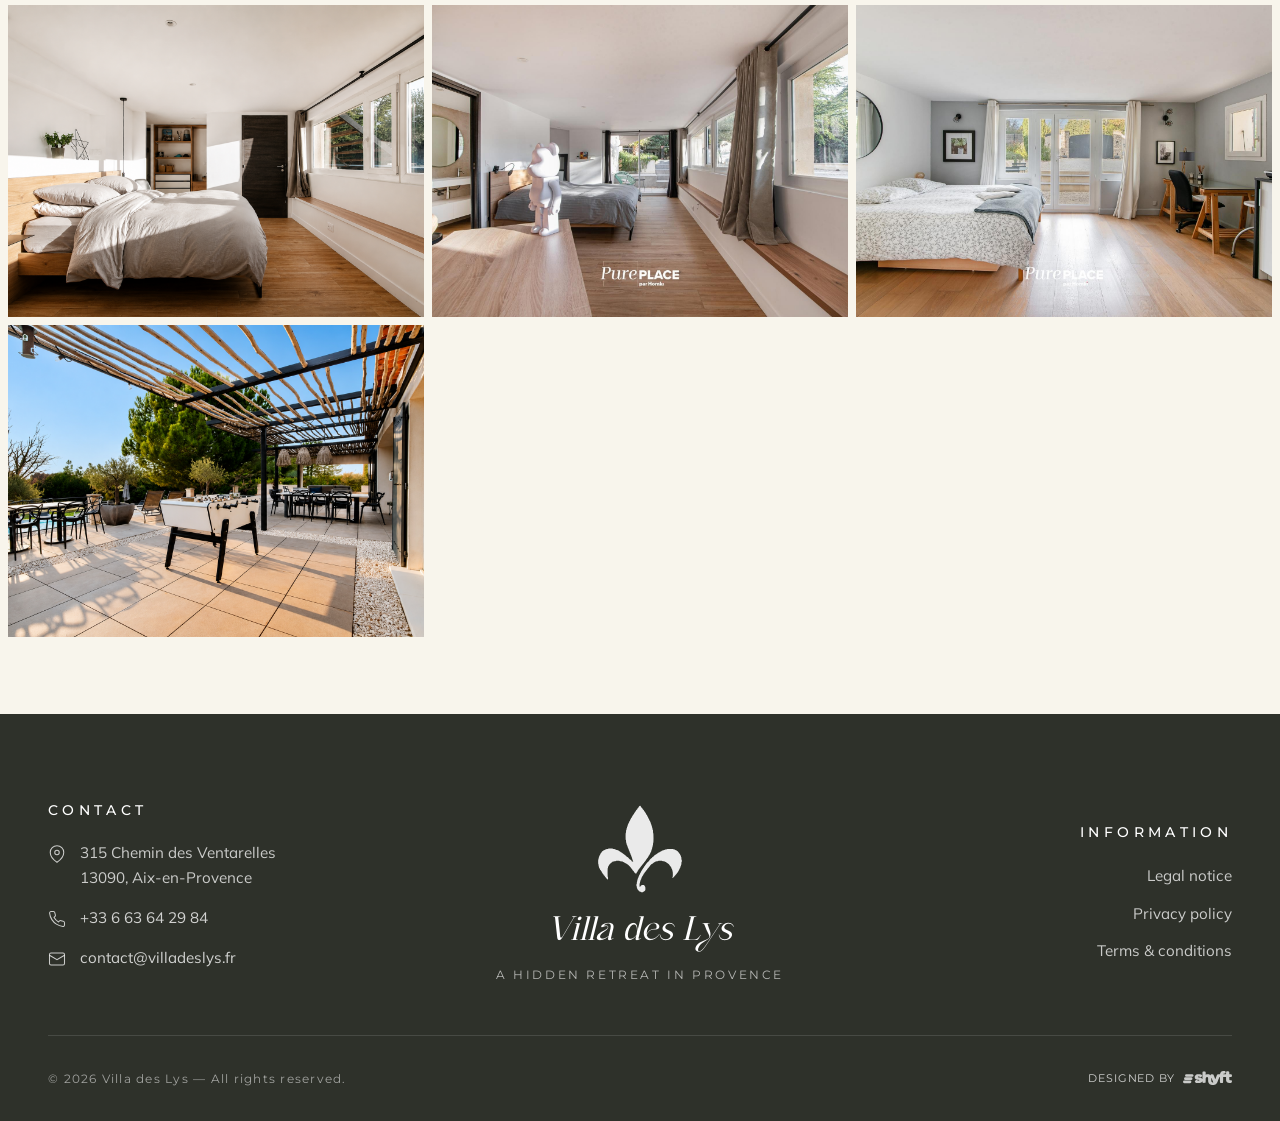
<file: en/photos.html>
<!doctype html>
<html lang="en">
<head>
  <meta charset="utf-8" />
  <meta name="viewport" content="width=device-width, initial-scale=1" />
  <title>Photos — Villa des Lys Luxury Villa | Puyricard, Aix-en-Provence</title>
  <meta name="description" content="Browse photos of Villa des Lys: saltwater pool, shaded terraces, Provençal gardens, fully renovated interiors. Luxury villa near Aix-en-Provence." />
  <meta name="robots" content="index, follow" />
  <link rel="canonical" href="https://lavilladeslys.fr/en/photos.html" />
  <link rel="alternate" hreflang="fr" href="https://lavilladeslys.fr/pages/photos.html" />
  <link rel="alternate" hreflang="en" href="https://lavilladeslys.fr/en/photos.html" />
  <link rel="alternate" hreflang="x-default" href="https://lavilladeslys.fr/pages/photos.html" />

  <!-- Open Graph -->
  <meta property="og:type" content="website" />
  <meta property="og:title" content="Photos — Villa des Lys Luxury Villa | Puyricard, Aix-en-Provence" />
  <meta property="og:description" content="Saltwater pool, shaded terraces, Provençal gardens, fully renovated interiors. Luxury villa near Aix-en-Provence." />
  <meta property="og:image" content="https://lavilladeslys.fr/assets/images/villa-jardin.jpg" />
  <meta property="og:url" content="https://lavilladeslys.fr/en/photos.html" />
  <meta property="og:locale" content="en_GB" />

  <link rel="preconnect" href="https://fonts.googleapis.com" />
  <link rel="preconnect" href="https://fonts.gstatic.com" crossorigin />
  <link rel="stylesheet" href="https://fonts.googleapis.com/css2?family=Abhaya+Libre:wght@400;500;600;700&family=Mulish:wght@300;400;500;600;700&family=Montserrat:wght@400;500;600;700&display=swap" />
  <link rel="stylesheet" href="../assets/css/style.css" />
  <link rel="icon" href="../assets/images/logo.svg" type="image/svg+xml" />
</head>
<body class="page-photos">

  <header class="site-header">
    <div class="site-header__inner">
      <a href="index.html" class="site-header__brand-link" aria-label="Villa des Lys — Home">
        <span class="brand-logo" aria-hidden="true"></span>
        <span class="site-header__brand-text">
          <span class="site-header__brand-name">Villa des Lys</span>
          <span class="site-header__brand-tagline">A Hidden Retreat in Provence</span>
        </span>
      </a>
      <nav class="site-nav" aria-label="Main navigation">
        <a href="index.html">Home</a>
        <a href="photos.html" class="is-active">Gallery</a>
        <a href="fiers-de.html">What we love</a>
        <a href="tarifs.html">Rates &amp; offers</a>
      </nav>
      <div class="site-header__actions">
        <a href="#reserver" class="header-action" aria-label="Book a stay">
          <svg viewBox="0 0 24 24" aria-hidden="true"><rect x="3" y="5" width="18" height="16" rx="2"/><path d="M3 10h18M8 3v4M16 3v4"/></svg>
          <span>Book</span>
        </a>
        <a href="acquerir.html" class="header-action" aria-label="Acquire the villa">
          <svg viewBox="0 0 24 24" aria-hidden="true"><path d="M3 11l9-8 9 8v10a2 2 0 0 1-2 2h-4v-7h-6v7H5a2 2 0 0 1-2-2z"/></svg>
          <span>Acquire</span>
        </a>
        <button class="header-icon-btn" aria-label="Share">
          <svg viewBox="0 0 24 24" aria-hidden="true"><circle cx="6" cy="12" r="3"/><circle cx="18" cy="6" r="3"/><circle cx="18" cy="18" r="3"/><path d="M8.6 10.6l6.8-3.2M8.6 13.4l6.8 3.2"/></svg>
        </button>
        <div class="header-lang" data-lang-current="en">
          <button type="button" class="header-lang__btn" aria-haspopup="menu" aria-expanded="false" aria-label="Change language">
            <svg viewBox="0 0 24 24" aria-hidden="true"><circle cx="12" cy="12" r="9"/><path d="M3 12h18M12 3a14 14 0 0 1 0 18M12 3a14 14 0 0 0 0 18"/></svg>
            <span class="header-lang__label">EN</span>
          </button>
          <ul class="header-lang__menu" role="menu">
            <li role="none"><a role="menuitem" href="../pages/photos.html" hreflang="fr">FR · Français</a></li>
            <li role="none"><a role="menuitem" href="photos.html" hreflang="en" class="is-active" aria-current="true">EN · English</a></li>
          </ul>
        </div>
      </div>
      <button class="menu-toggle" aria-label="Open menu" aria-expanded="false">
        <span></span><span></span><span></span>
      </button>
    </div>
  </header>

  <nav class="mobile-menu" aria-label="Mobile navigation">
    <a href="index.html">Home</a>
    <a href="photos.html">Gallery</a>
    <a href="fiers-de.html">What we love</a>
    <a href="tarifs.html">Rates &amp; offers</a>
    <a href="#reserver" class="btn">Book</a>
    <a href="acquerir.html" class="btn">Acquire the Villa</a>
  </nav>

  <main class="has-fixed-header">

    <section class="gallery-page">
      <div class="gallery-page__title">
        <h1>
          <span class="sr-only">Photos of Villa des Lys — Luxury villa and prestige home in Puyricard, Aix-en-Provence: </span>
          Gallery
        </h1>
        <span class="gallery-page__title-divider" aria-hidden="true"></span>
      </div>
      <div class="gallery-page__grid">
        <a class="gallery__item"><img src="../assets/images/villa-jardin.jpg" alt="Villa des Lys and its Provençal garden — luxury villa rental Puyricard, Aix-en-Provence"></a>
        <a class="gallery__item"><img src="../assets/images/terrasse-pergola.jpg" alt="Shaded pergola terrace — Villa des Lys, Puyricard"></a>
        <a class="gallery__item"><img src="../assets/images/piscine.jpg" alt="Saltwater pool and terrace at Villa des Lys — holiday villa rental Provence"></a>
        <a class="gallery__item"><img src="../assets/images/triptyque-exterieur.jpg" alt="Outdoor view of Villa des Lys — terrace, garden, pool, Puyricard"></a>
        <a class="gallery__item"><img src="../assets/images/triptyque-interieur.jpg" alt="Renovated interiors of Villa des Lys — lounge, kitchen, suites, Aix-en-Provence"></a>
        <a class="gallery__item"><img src="../assets/images/salon-cuisine.jpg" alt="Renovated open-plan kitchen — Villa des Lys, Puyricard, Aix-en-Provence"></a>
        <a class="gallery__item"><img src="../assets/images/cuisine.jpg" alt="Renovated open-plan kitchen — Villa des Lys, Puyricard, Aix-en-Provence"></a>
        <a class="gallery__item"><img src="../assets/images/salle-a-manger.jpg" alt="Bright dining room — Villa des Lys, Aix-en-Provence"></a>
        <a class="gallery__item"><img src="../assets/images/salon.jpg" alt="Living room of Villa des Lys — luxury villa rental Puyricard"></a>
        <a class="gallery__item"><img src="../assets/images/chambre-armoire.jpg" alt="Suite with wardrobe — bedroom at Villa des Lys, Puyricard, Aix-en-Provence"></a>
        <a class="gallery__item"><img src="../assets/images/chambre-mickey.jpg" alt="Renovated bedroom at Villa des Lys — Puyricard, Aix-en-Provence"></a>
        <a class="gallery__item"><img src="../assets/images/salle-de-bain.jpg" alt="Modern bathroom — Villa des Lys, Puyricard"></a>
        <a class="gallery__item"><img src="../assets/images/studio-bois.jpg" alt="Self-contained timber studio — Villa des Lys, Aix-en-Provence"></a>
        <a class="gallery__item"><img src="../assets/images/studio-bearbrick.jpg" alt="Self-contained studio — Villa des Lys, Puyricard, Aix-en-Provence"></a>
        <a class="gallery__item"><img src="../assets/images/studio-independant.jpg" alt="Self-contained studio at Villa des Lys — Puyricard"></a>
        <a class="gallery__item"><img src="../assets/images/terrasse-babyfoot.jpg" alt="Terrace with table-football — Villa des Lys, holiday villa rental Provence"></a>
      </div>
    </section>

  </main>

  <footer class="site-footer">
    <div class="container">
      <div class="site-footer__inner">
        <div class="site-footer__contact">
          <h5>Contact</h5>
          <div class="site-footer__contact-item">
            <svg viewBox="0 0 24 24" aria-hidden="true"><path d="M21 10c0 7-9 13-9 13s-9-6-9-13a9 9 0 0 1 18 0z"/><circle cx="12" cy="10" r="3"/></svg>
            <span>315 Chemin des Ventarelles<br/>13090, Aix-en-Provence</span>
          </div>
          <div class="site-footer__contact-item">
            <svg viewBox="0 0 24 24" aria-hidden="true"><path d="M22 16.92v3a2 2 0 0 1-2.18 2 19.79 19.79 0 0 1-8.63-3.07 19.5 19.5 0 0 1-6-6 19.79 19.79 0 0 1-3.07-8.67A2 2 0 0 1 4.11 2h3a2 2 0 0 1 2 1.72 12.84 12.84 0 0 0 .7 2.81 2 2 0 0 1-.45 2.11L8.09 9.91a16 16 0 0 0 6 6l1.27-1.27a2 2 0 0 1 2.11-.45 12.84 12.84 0 0 0 2.81.7A2 2 0 0 1 22 16.92z"/></svg>
            <a href="tel:+33663642984">+33 6 63 64 29 84 </a>
          </div>
          <div class="site-footer__contact-item">
            <svg viewBox="0 0 24 24" aria-hidden="true"><rect x="2" y="4" width="20" height="16" rx="2"/><polyline points="2,7 12,13 22,7"/></svg>
            <a href="mailto:contact@villadeslys.fr">contact@villadeslys.fr</a>
          </div>
        </div>
        <div class="site-footer__center">
          <span class="brand-logo" aria-hidden="true"></span>
          <h4>Villa des Lys</h4>
          <span class="tagline">A Hidden Retreat in Provence</span>
        </div>
        <div class="site-footer__info">
          <h5>Information</h5>
          <ul>
            <li><a href="#">Legal notice</a></li>
            <li><a href="#">Privacy policy</a></li>
            <li><a href="#">Terms &amp; conditions</a></li>
          </ul>
        </div>
      </div>
      <div class="site-footer__bottom">
        <span>© <span id="year"></span> Villa des Lys — All rights reserved.</span>
        <a class="site-footer__credit" href="https://shyft.fr" target="_blank" rel="noopener" aria-label="Designed by shyft">Designed by <img src="../assets/images/shyft.svg" alt="shyft"/></a>
      </div>
    </div>
  </footer>

  <!-- Booking modal -->
  <div class="booking-modal" id="booking-modal" aria-hidden="true">
    <div class="booking-modal__overlay" data-close-booking></div>
    <div class="booking-modal__card" role="dialog" aria-modal="true" aria-labelledby="booking-title">
      <button class="booking-modal__close" data-close-booking aria-label="Close">×</button>
      <div class="booking-card__header">
        <svg viewBox="0 0 24 24" aria-hidden="true"><rect x="3" y="5" width="18" height="16" rx="2"/><path d="M3 10h18M8 3v4M16 3v4"/></svg>
        <h2 id="booking-title">Booking</h2>
      </div>
      <span class="hero-card__divider" aria-hidden="true" style="margin: 0 0 1.6rem;"></span>
      <div class="vdl-cal" data-vdl-calendar data-input-in="modal-arrivee" data-input-out="modal-depart"></div>
      <form class="booking-widget" onsubmit="event.preventDefault(); window.location='tel:+33603896940';">
        <div class="booking-widget__field booking-widget__field--date">
          <label for="modal-arrivee">Check-in date</label>
          <input type="date" id="modal-arrivee" required />
        </div>
        <div class="booking-widget__field booking-widget__field--date">
          <label for="modal-depart">Check-out date</label>
          <input type="date" id="modal-depart" required />
        </div>
        <div class="booking-widget__field">
          <label for="modal-adultes">Adults</label>
          <select id="modal-adultes">
            <option>1</option><option selected>2</option><option>3</option><option>4</option>
            <option>5</option><option>6</option><option>7</option><option>8</option>
          </select>
        </div>
        <div class="booking-widget__field">
          <label for="modal-promo">Promo code</label>
          <input type="text" id="modal-promo" placeholder="Optional" />
        </div>
        <div class="full">
          <button type="submit" class="btn btn--olive" style="width: 100%;">Check availability</button>
        </div>
      </form>
      <p style="margin-top: 1.6rem; font-size: 0.85rem; color: var(--color-muted); text-align: center;">
        Our concierge will get back to you within 24 hours to confirm availability and arrange your arrival.
      </p>
    </div>
  </div>

  <script src="../assets/js/main.js" defer></script>
  <script src="../assets/js/calendar.js" defer></script>
</body>
</html>
</file>
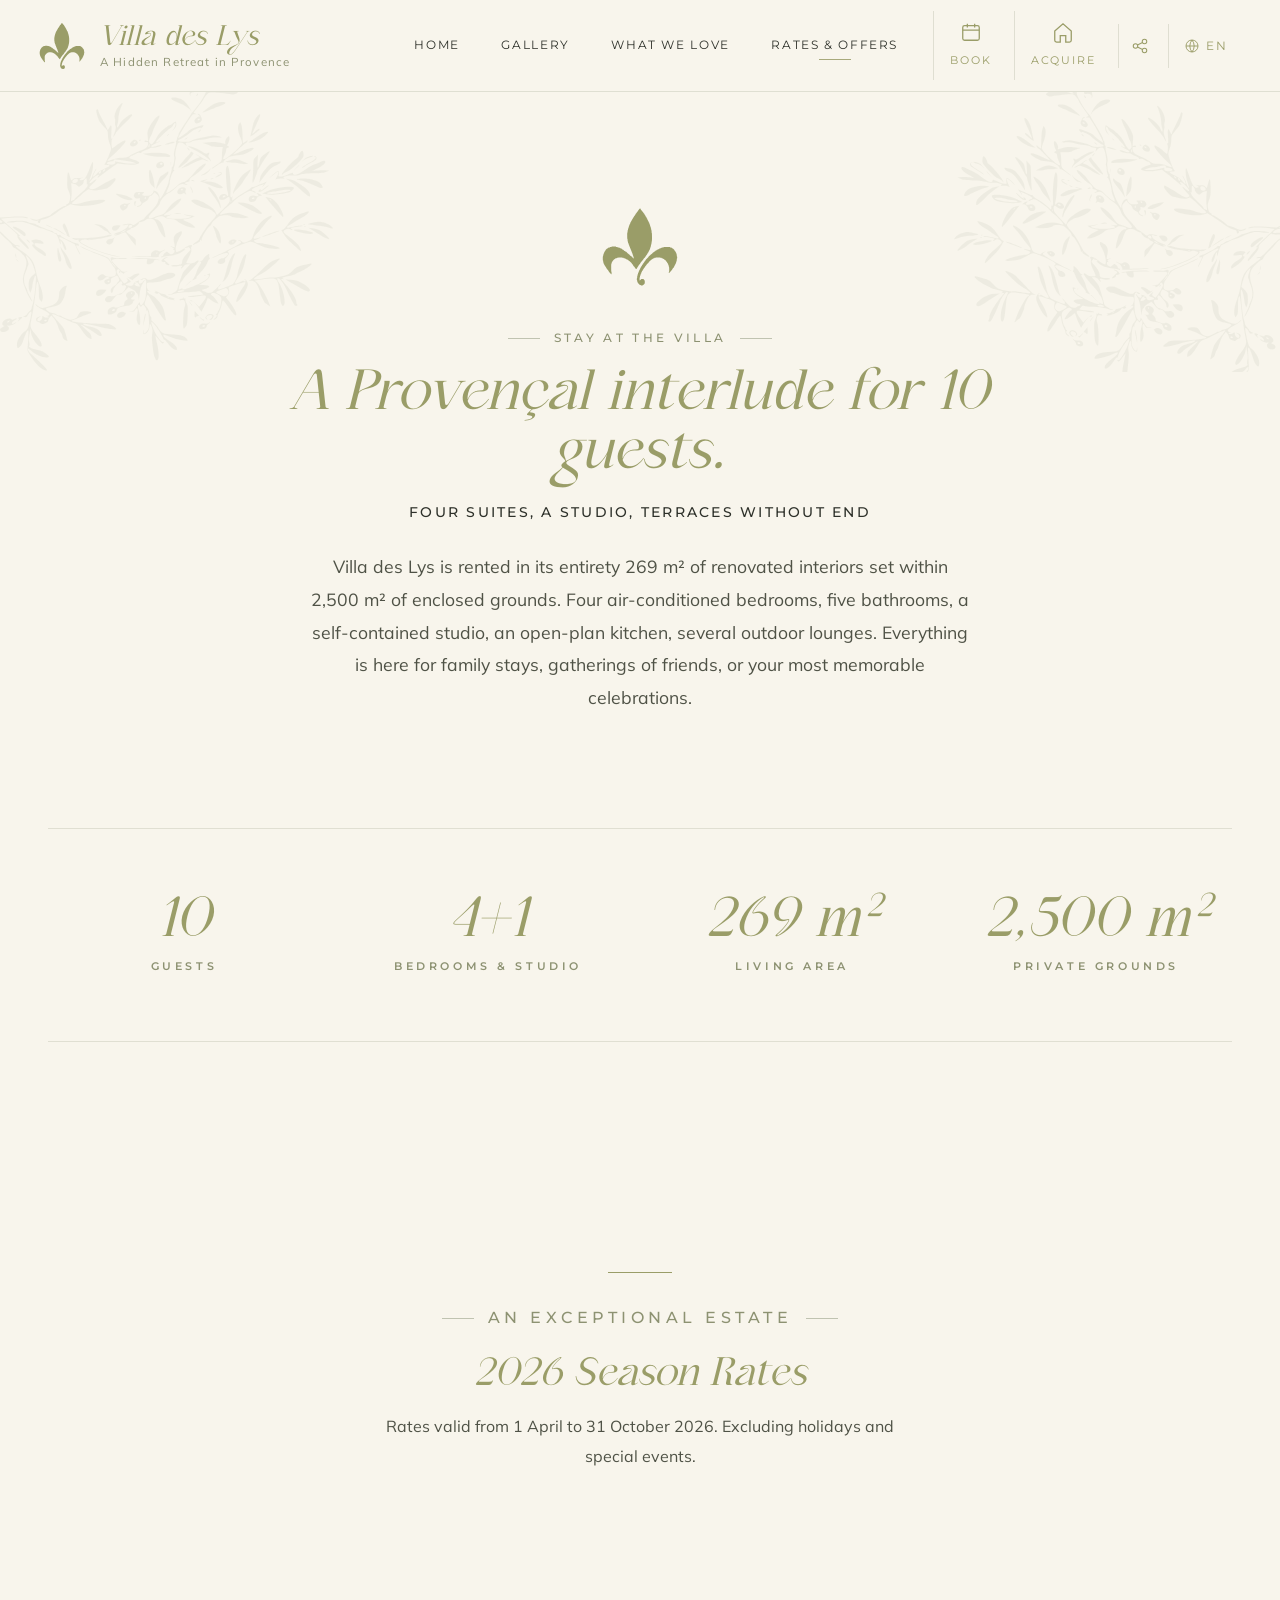
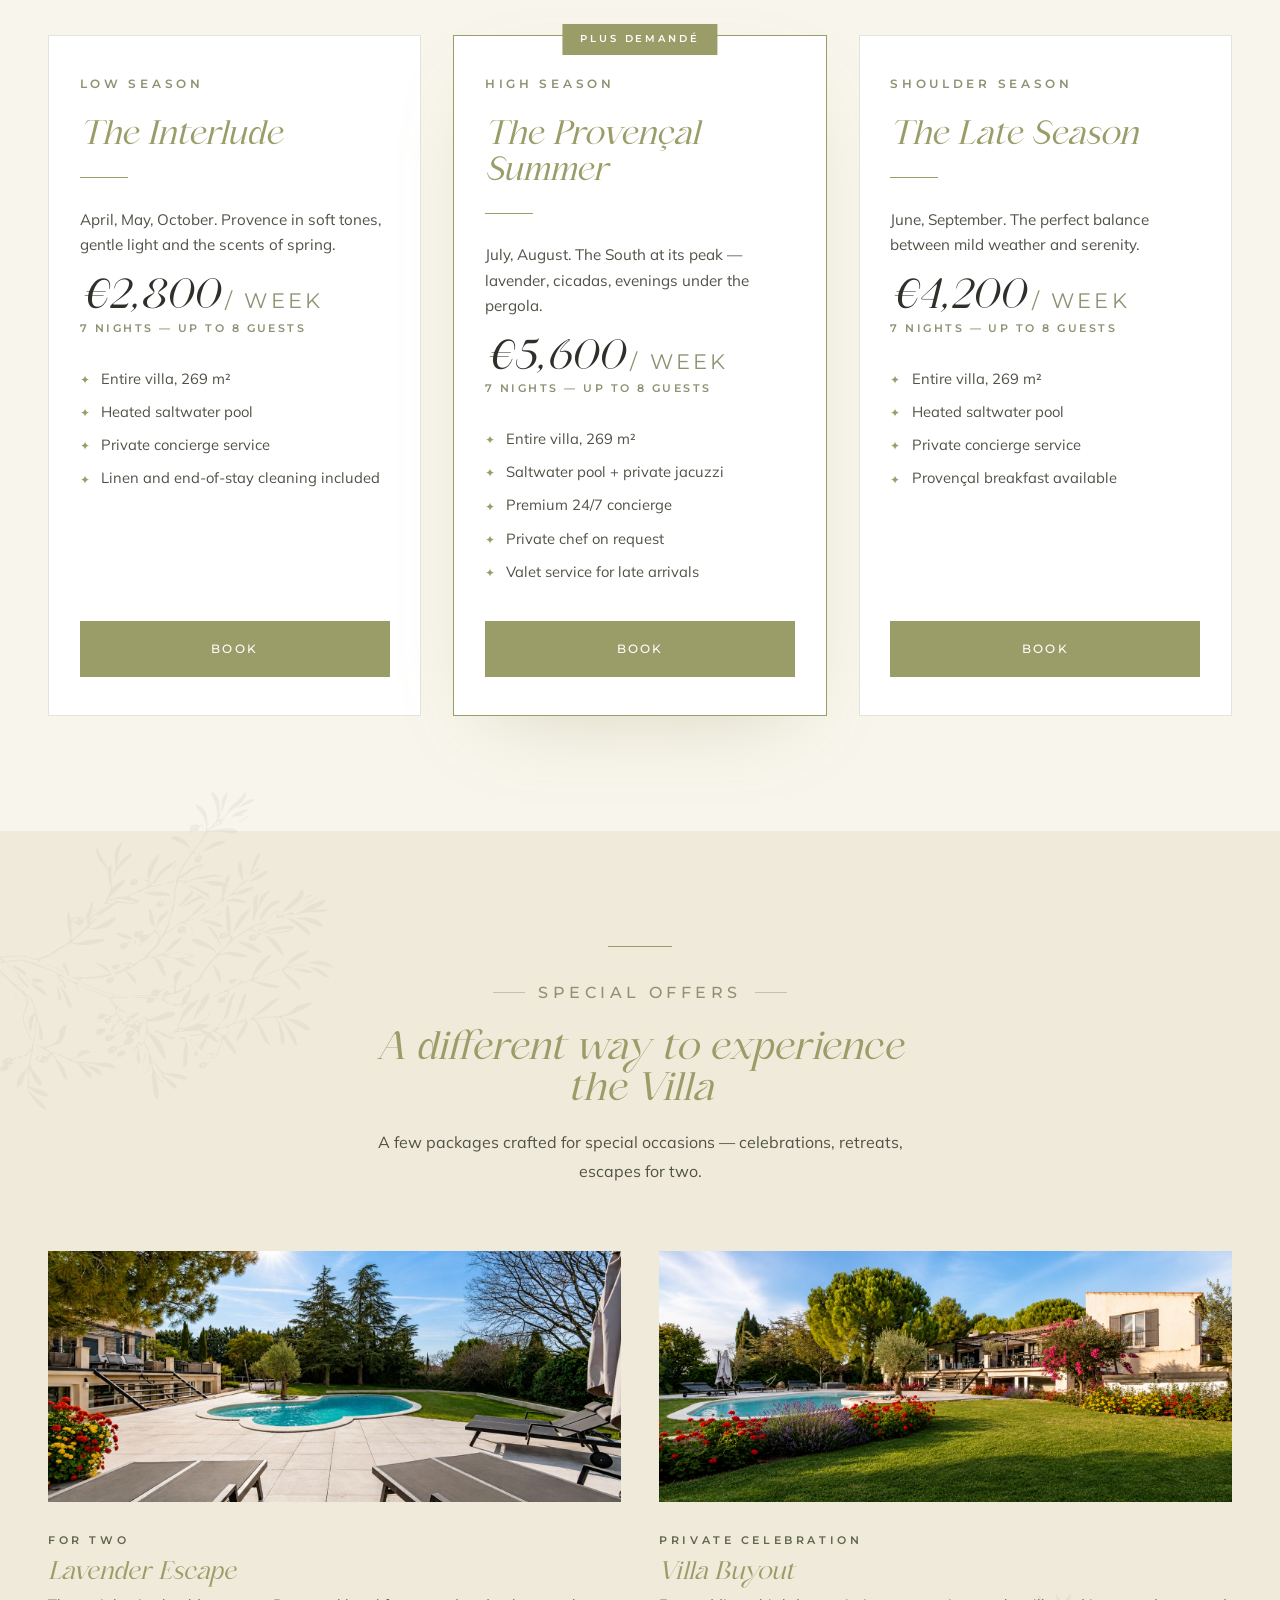
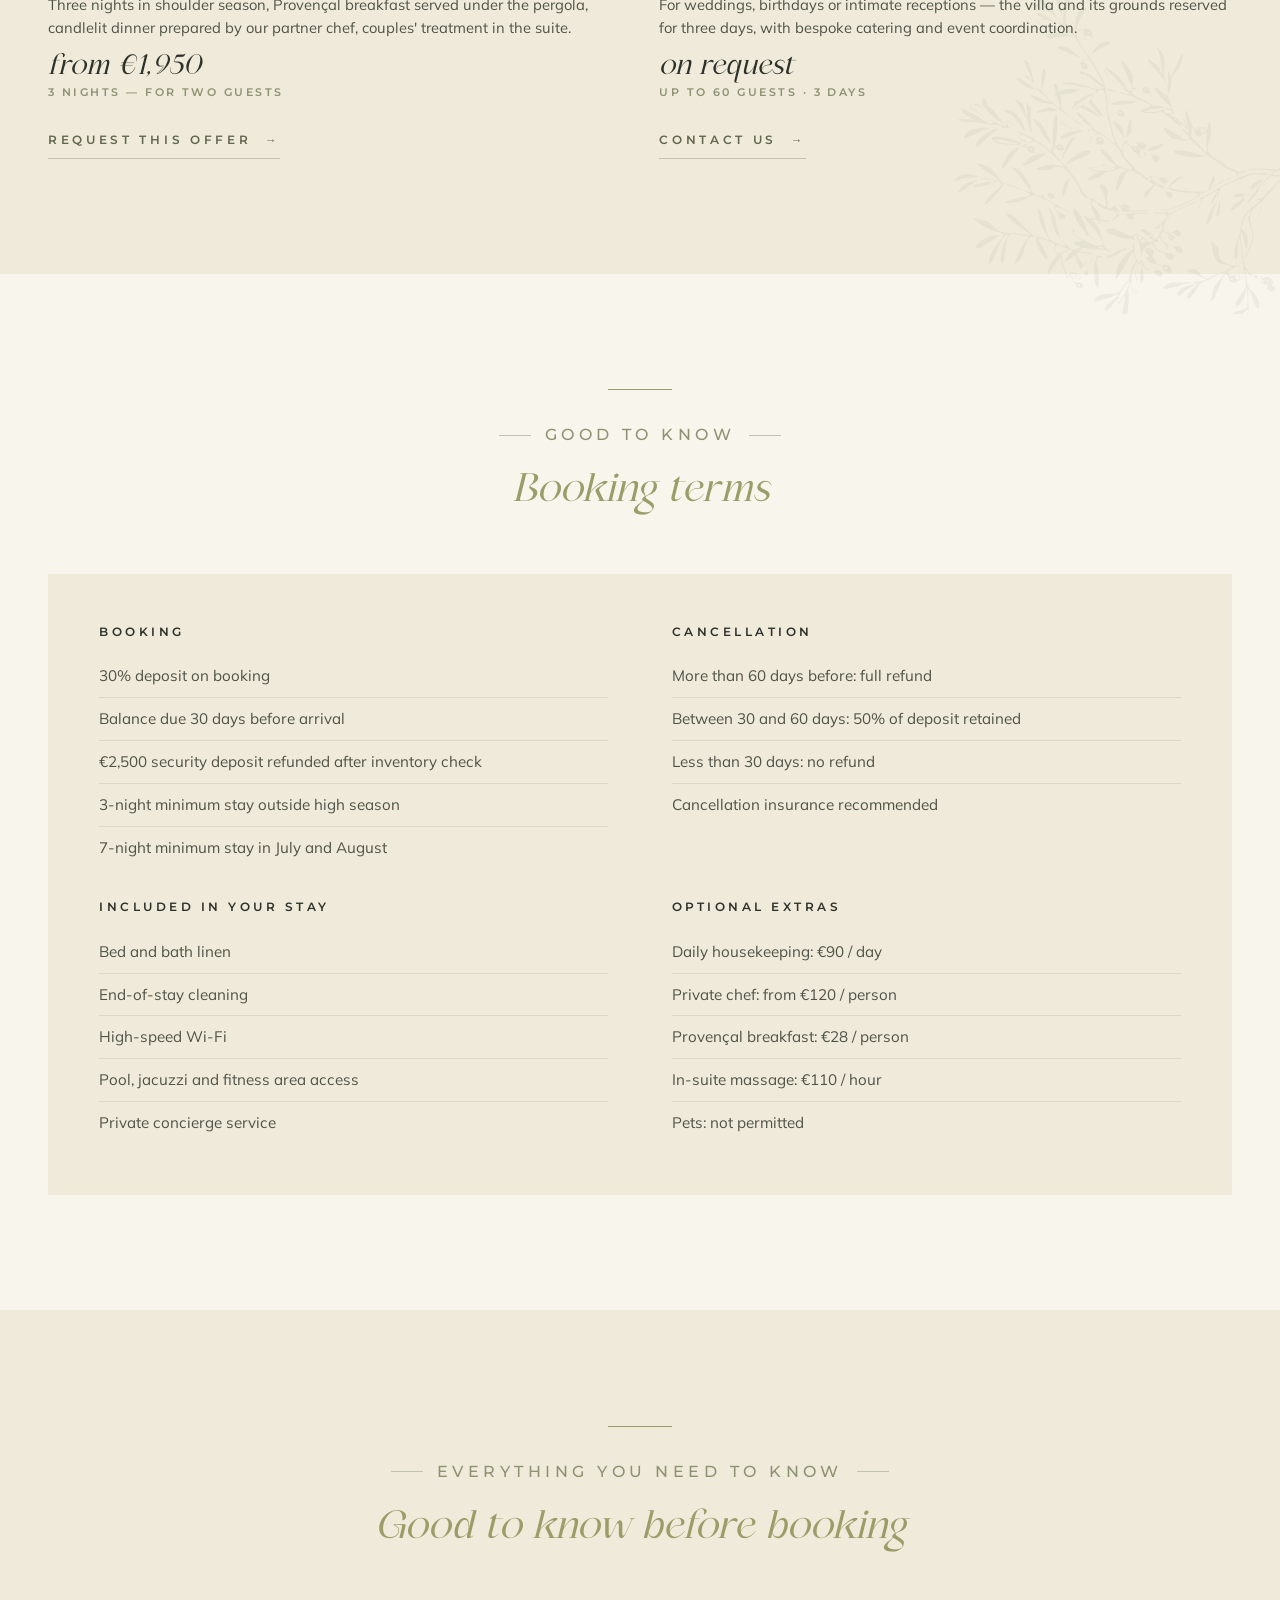
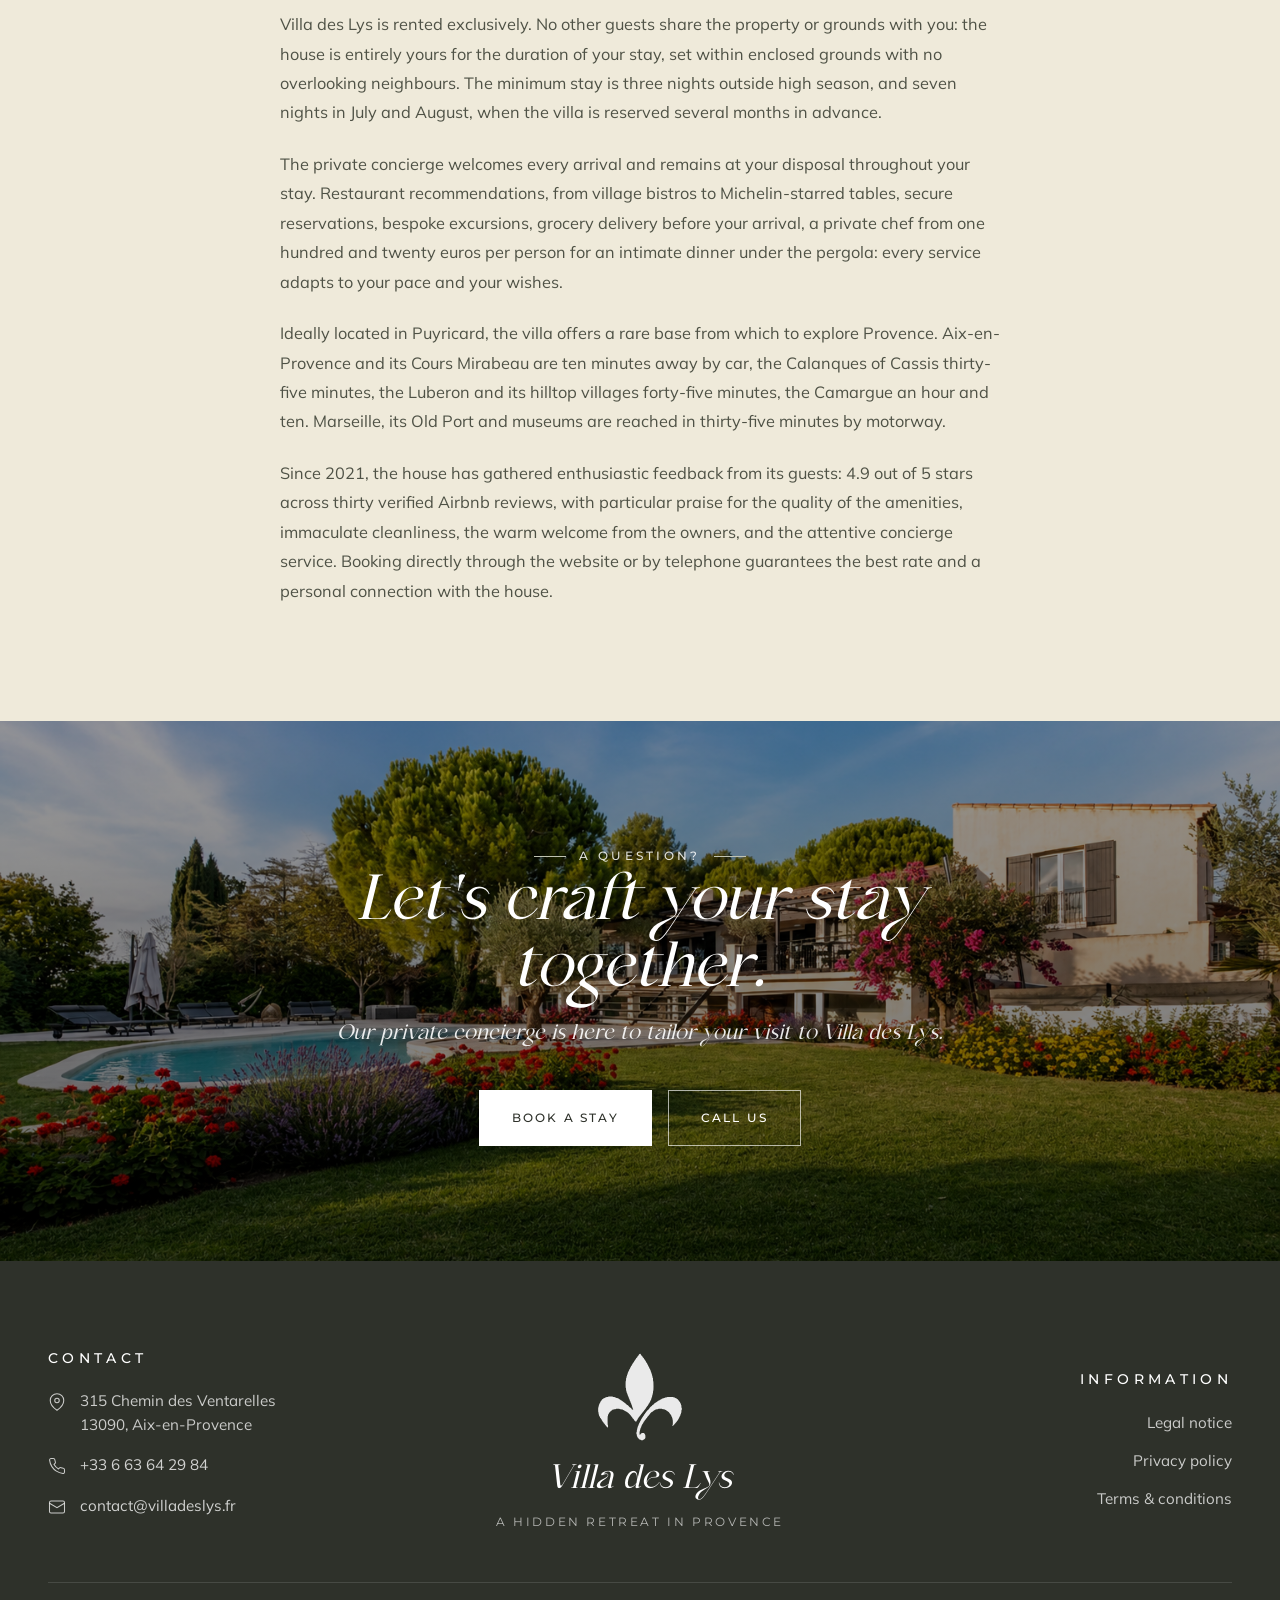
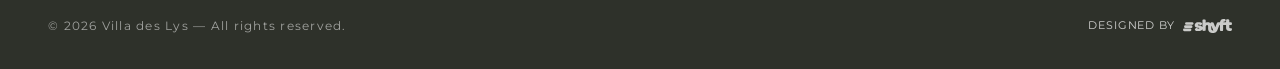
<file: en/tarifs.html>
<!doctype html>
<html lang="en">
<head>
  <meta charset="utf-8" />
  <meta name="viewport" content="width=device-width, initial-scale=1" />
  <title>Rates — Villa des Lys Luxury Villa Rental | Aix-en-Provence, Provence</title>
  <meta name="description" content="2026 rental rates: low season from €2,800/week, peak season €5,600/week. Entire villa, 8 guests, saltwater pool, private concierge. Direct booking available." />
  <meta name="robots" content="index, follow" />
  <link rel="canonical" href="https://lavilladeslys.fr/en/tarifs.html" />
  <link rel="alternate" hreflang="fr" href="https://lavilladeslys.fr/pages/tarifs.html" />
  <link rel="alternate" hreflang="en" href="https://lavilladeslys.fr/en/tarifs.html" />
  <link rel="alternate" hreflang="x-default" href="https://lavilladeslys.fr/pages/tarifs.html" />

  <!-- Open Graph -->
  <meta property="og:type" content="website" />
  <meta property="og:title" content="Rates — Villa des Lys Luxury Villa Rental | Aix-en-Provence" />
  <meta property="og:description" content="2026 rates: low season from €2,800/week, peak season €5,600/week. Entire villa, 8 guests, saltwater pool, private concierge." />
  <meta property="og:image" content="https://lavilladeslys.fr/assets/images/villa-jardin.jpg" />
  <meta property="og:url" content="https://lavilladeslys.fr/en/tarifs.html" />
  <meta property="og:locale" content="en_GB" />

  <link rel="preconnect" href="https://fonts.googleapis.com" />
  <link rel="preconnect" href="https://fonts.gstatic.com" crossorigin />
  <link rel="stylesheet" href="https://fonts.googleapis.com/css2?family=Abhaya+Libre:wght@400;500;600;700&family=Mulish:wght@300;400;500;600;700&family=Montserrat:wght@400;500;600;700&display=swap" />
  <link rel="stylesheet" href="../assets/css/style.css" />
  <link rel="icon" href="../assets/images/logo.svg" type="image/svg+xml" />
</head>
<body class="page-tarifs">

  <header class="site-header">
    <div class="site-header__inner">
      <a href="index.html" class="site-header__brand-link" aria-label="Villa des Lys — Home">
        <span class="brand-logo" aria-hidden="true"></span>
        <span class="site-header__brand-text">
          <span class="site-header__brand-name">Villa des Lys</span>
          <span class="site-header__brand-tagline">A Hidden Retreat in Provence</span>
        </span>
      </a>
      <nav class="site-nav" aria-label="Main navigation">
        <a href="index.html">Home</a>
        <a href="photos.html">Gallery</a>
        <a href="fiers-de.html">What we love</a>
        <a href="tarifs.html" class="is-active">Rates &amp; offers</a>
      </nav>
      <div class="site-header__actions">
        <a href="#reserver" class="header-action" aria-label="Book a stay">
          <svg viewBox="0 0 24 24" aria-hidden="true"><rect x="3" y="5" width="18" height="16" rx="2"/><path d="M3 10h18M8 3v4M16 3v4"/></svg>
          <span>Book</span>
        </a>
        <a href="acquerir.html" class="header-action" aria-label="Acquire the villa">
          <svg viewBox="0 0 24 24" aria-hidden="true"><path d="M3 11l9-8 9 8v10a2 2 0 0 1-2 2h-4v-7h-6v7H5a2 2 0 0 1-2-2z"/></svg>
          <span>Acquire</span>
        </a>
        <button class="header-icon-btn" aria-label="Share">
          <svg viewBox="0 0 24 24" aria-hidden="true"><circle cx="6" cy="12" r="3"/><circle cx="18" cy="6" r="3"/><circle cx="18" cy="18" r="3"/><path d="M8.6 10.6l6.8-3.2M8.6 13.4l6.8 3.2"/></svg>
        </button>
        <div class="header-lang" data-lang-current="en">
          <button type="button" class="header-lang__btn" aria-haspopup="menu" aria-expanded="false" aria-label="Change language">
            <svg viewBox="0 0 24 24" aria-hidden="true"><circle cx="12" cy="12" r="9"/><path d="M3 12h18M12 3a14 14 0 0 1 0 18M12 3a14 14 0 0 0 0 18"/></svg>
            <span class="header-lang__label">EN</span>
          </button>
          <ul class="header-lang__menu" role="menu">
            <li role="none"><a role="menuitem" href="../pages/tarifs.html" hreflang="fr">FR · Français</a></li>
            <li role="none"><a role="menuitem" href="tarifs.html" hreflang="en" class="is-active" aria-current="true">EN · English</a></li>
          </ul>
        </div>
      </div>
      <button class="menu-toggle" aria-label="Open menu" aria-expanded="false">
        <span></span><span></span><span></span>
      </button>
    </div>
  </header>

  <nav class="mobile-menu" aria-label="Mobile navigation">
    <a href="index.html">Home</a>
    <a href="photos.html">Gallery</a>
    <a href="fiers-de.html">What we love</a>
    <a href="tarifs.html">Rates &amp; offers</a>
    <a href="#reserver" class="btn">Book</a>
    <a href="acquerir.html" class="btn">Acquire the Villa</a>
  </nav>

  <main class="has-fixed-header">

    <h1 class="sr-only">Villa des Lys rental rates — Luxury holiday home in Puyricard, Aix-en-Provence — 2026 season</h1>

    <!-- Intro / présentation séjour -->
    <section class="intro-strip section">
      <div class="container">
        <span class="olive-deco olive-deco--top-left" aria-hidden="true"></span>
        <span class="olive-deco olive-deco--top-right" aria-hidden="true"></span>
        <span class="brand-logo intro-strip__logo" aria-hidden="true"></span>
        <span class="eyebrow center">Stay at the Villa</span>
        <h2 class="intro-strip__title reveal">A Provençal interlude for 10 guests.</h2>
        <p class="kicker intro-strip__sub reveal">Four suites, a studio, terraces without end</p>
        <p class="intro-strip__text reveal reveal--delay-1">
          Villa des Lys is rented in its entirety 269 m² of renovated interiors set within 2,500 m² of enclosed grounds. Four air-conditioned bedrooms, five bathrooms, a self-contained studio, an open-plan kitchen, several outdoor lounges. Everything is here for family stays, gatherings of friends, or your most memorable celebrations.
        </p>
      </div>
    </section>

    <!-- Facts -->
    <section class="section" style="padding-top: 0;">
      <div class="container">
        <div class="facts">
          <div class="fact"><div class="fact__number">10</div><div class="fact__label">Guests</div></div>
          <div class="fact"><div class="fact__number">4+1</div><div class="fact__label">Bedrooms &amp; studio</div></div>
          <div class="fact"><div class="fact__number">269 m²</div><div class="fact__label">Living area</div></div>
          <div class="fact"><div class="fact__number">2,500 m²</div><div class="fact__label">Private grounds</div></div>
        </div>
      </div>
    </section>

    <!-- Page intro tarifs -->
    <section class="section" style="padding-bottom: 3rem;">
      <div class="container">
        <div class="section-head">
          <span class="eyebrow center">An exceptional estate</span>
          <h2>2026 Season Rates</h2>
          <p>Rates valid from 1 April to 31 October 2026. Excluding holidays and special events.</p>
        </div>
      </div>
    </section>

    <!-- Pricing grid -->
    <section class="section" style="padding-top: 0;" id="tarifs">
      <div class="container">
        <div class="pricing-grid">
          <article class="pricing-card reveal">
            <span class="pricing-card__season">Low season</span>
            <h3 class="pricing-card__title">The Interlude</h3>
            <span class="pricing-card__divider" aria-hidden="true"></span>
            <p class="pricing-card__desc">April, May, October. Provence in soft tones, gentle light and the scents of spring.</p>
            <div>
              <div class="pricing-card__price">€2,800<small>/ week</small></div>
              <p class="pricing-card__period">7 nights — up to 8 guests</p>
            </div>
            <ul class="pricing-card__features">
              <li>Entire villa, 269 m²</li>
              <li>Heated saltwater pool</li>
              <li>Private concierge service</li>
              <li>Linen and end-of-stay cleaning included</li>
            </ul>
            <div class="pricing-card__cta">
              <a href="#reserver" class="btn btn--olive" style="width: 100%;">Book</a>
            </div>
          </article>

          <article class="pricing-card pricing-card--featured reveal reveal--delay-1">
            <span class="pricing-card__season">High season</span>
            <h3 class="pricing-card__title">The Provençal Summer</h3>
            <span class="pricing-card__divider" aria-hidden="true"></span>
            <p class="pricing-card__desc">July, August. The South at its peak — lavender, cicadas, evenings under the pergola.</p>
            <div>
              <div class="pricing-card__price">€5,600<small>/ week</small></div>
              <p class="pricing-card__period">7 nights — up to 8 guests</p>
            </div>
            <ul class="pricing-card__features">
              <li>Entire villa, 269 m²</li>
              <li>Saltwater pool + private jacuzzi</li>
              <li>Premium 24/7 concierge</li>
              <li>Private chef on request</li>
              <li>Valet service for late arrivals</li>
            </ul>
            <div class="pricing-card__cta">
              <a href="#reserver" class="btn btn--olive" style="width: 100%;">Book</a>
            </div>
          </article>

          <article class="pricing-card reveal reveal--delay-2">
            <span class="pricing-card__season">Shoulder season</span>
            <h3 class="pricing-card__title">The Late Season</h3>
            <span class="pricing-card__divider" aria-hidden="true"></span>
            <p class="pricing-card__desc">June, September. The perfect balance between mild weather and serenity.</p>
            <div>
              <div class="pricing-card__price">€4,200<small>/ week</small></div>
              <p class="pricing-card__period">7 nights — up to 8 guests</p>
            </div>
            <ul class="pricing-card__features">
              <li>Entire villa, 269 m²</li>
              <li>Heated saltwater pool</li>
              <li>Private concierge service</li>
              <li>Provençal breakfast available</li>
            </ul>
            <div class="pricing-card__cta">
              <a href="#reserver" class="btn btn--olive" style="width: 100%;">Book</a>
            </div>
          </article>
        </div>
      </div>
    </section>

    <!-- Special offers -->
    <section class="section section--mute" id="offres">
      <span class="olive-deco olive-deco--top-left" aria-hidden="true"></span>
      <span class="olive-deco olive-deco--bottom-right" aria-hidden="true"></span>
      <div class="container" style="position: relative; z-index: 2;">
        <div class="section-head">
          <span class="eyebrow center">Special Offers</span>
          <h2>A different way to experience the Villa</h2>
          <p>A few packages crafted for special occasions — celebrations, retreats, escapes for two.</p>
        </div>
        <div class="offer-grid">
          <article class="offer-card reveal">
            <div class="offer-card__media">
              <img src="../assets/images/piscine.jpg" alt="Saltwater pool and terrace at Villa des Lys — holiday villa rental Provence">
            </div>
            <div class="offer-card__body">
              <span class="offer-card__eyebrow">For two</span>
              <h3 class="offer-card__title">Lavender Escape</h3>
              <p class="offer-card__text">Three nights in shoulder season, Provençal breakfast served under the pergola, candlelit dinner prepared by our partner chef, couples' treatment in the suite.</p>
              <p class="pricing-card__price" style="font-size: 1.6rem;">from €1,950</p>
              <p class="pricing-card__period" style="margin-bottom: 1.2rem;">3 nights — for two guests</p>
              <a href="#reserver" class="btn-link">Request this offer</a>
            </div>
          </article>

          <article class="offer-card reveal reveal--delay-1">
            <div class="offer-card__media">
              <img src="../assets/images/villa-jardin.jpg" alt="Villa des Lys and its Provençal garden — luxury villa rental Puyricard, Aix-en-Provence">
            </div>
            <div class="offer-card__body">
              <span class="offer-card__eyebrow">Private celebration</span>
              <h3 class="offer-card__title">Villa Buyout</h3>
              <p class="offer-card__text">For weddings, birthdays or intimate receptions — the villa and its grounds reserved for three days, with bespoke catering and event coordination.</p>
              <p class="pricing-card__price" style="font-size: 1.6rem;">on request</p>
              <p class="pricing-card__period" style="margin-bottom: 1.2rem;">up to 60 guests · 3 days</p>
              <a href="tel:+33603896940" class="btn-link">Contact us</a>
            </div>
          </article>
        </div>
      </div>
    </section>

    <!-- Conditions -->
    <section class="section" id="conditions">
      <div class="container">
        <div class="section-head">
          <span class="eyebrow center">Good to know</span>
          <h2>Booking terms</h2>
        </div>
        <div class="conditions-block">
          <div>
            <h4>Booking</h4>
            <ul>
              <li>30% deposit on booking</li>
              <li>Balance due 30 days before arrival</li>
              <li>€2,500 security deposit refunded after inventory check</li>
              <li>3-night minimum stay outside high season</li>
              <li>7-night minimum stay in July and August</li>
            </ul>
          </div>
          <div>
            <h4>Cancellation</h4>
            <ul>
              <li>More than 60 days before: full refund</li>
              <li>Between 30 and 60 days: 50% of deposit retained</li>
              <li>Less than 30 days: no refund</li>
              <li>Cancellation insurance recommended</li>
            </ul>
          </div>
          <div>
            <h4>Included in your stay</h4>
            <ul>
              <li>Bed and bath linen</li>
              <li>End-of-stay cleaning</li>
              <li>High-speed Wi-Fi</li>
              <li>Pool, jacuzzi and fitness area access</li>
              <li>Private concierge service</li>
            </ul>
          </div>
          <div>
            <h4>Optional extras</h4>
            <ul>
              <li>Daily housekeeping: €90 / day</li>
              <li>Private chef: from €120 / person</li>
              <li>Provençal breakfast: €28 / person</li>
              <li>In-suite massage: €110 / hour</li>
              <li>Pets: not permitted</li>
            </ul>
          </div>
        </div>
      </div>
    </section>

    <!-- SEO content (long-form prose) -->
    <section class="section section--seo">
      <div class="container">
        <div class="section-head">
          <span class="eyebrow center">Everything you need to know</span>
          <h2>Good to know before booking</h2>
        </div>
        <div class="prose-block">
          <p>Villa des Lys is rented exclusively. No other guests share the property or grounds with you: the house is entirely yours for the duration of your stay, set within enclosed grounds with no overlooking neighbours. The minimum stay is three nights outside high season, and seven nights in July and August, when the villa is reserved several months in advance.</p>
          <p>The private concierge welcomes every arrival and remains at your disposal throughout your stay. Restaurant recommendations, from village bistros to Michelin-starred tables, secure reservations, bespoke excursions, grocery delivery before your arrival, a private chef from one hundred and twenty euros per person for an intimate dinner under the pergola: every service adapts to your pace and your wishes.</p>
          <p>Ideally located in Puyricard, the villa offers a rare base from which to explore Provence. Aix-en-Provence and its Cours Mirabeau are ten minutes away by car, the Calanques of Cassis thirty-five minutes, the Luberon and its hilltop villages forty-five minutes, the Camargue an hour and ten. Marseille, its Old Port and museums are reached in thirty-five minutes by motorway.</p>
          <p>Since 2021, the house has gathered enthusiastic feedback from its guests: 4.9 out of 5 stars across thirty verified Airbnb reviews, with particular praise for the quality of the amenities, immaculate cleanliness, the warm welcome from the owners, and the attentive concierge service. Booking directly through the website or by telephone guarantees the best rate and a personal connection with the house.</p>
        </div>
      </div>
    </section>


    <!-- Banner CTA -->
    <section class="banner">
      <div class="banner__media">
        <img src="../assets/images/villa-jardin.jpg" alt="Villa des Lys and its Provençal garden — luxury villa rental Puyricard, Aix-en-Provence" />
      </div>
      <div class="banner__content">
        <span class="eyebrow center" style="color: rgba(255,255,255,0.85);">A question?</span>
        <h2>Let's craft your stay together.</h2>
        <p>Our private concierge is here to tailor your visit to Villa des Lys.</p>
        <div class="banner__actions">
          <a href="#reserver" class="btn btn--light">Book a stay</a>
          <a href="tel:+33603896940" class="btn btn--outline-light">Call us</a>
        </div>
      </div>
    </section>

  </main>

  <footer class="site-footer">
    <div class="container">
      <div class="site-footer__inner">
        <div class="site-footer__contact">
          <h5>Contact</h5>
          <div class="site-footer__contact-item">
            <svg viewBox="0 0 24 24" aria-hidden="true"><path d="M21 10c0 7-9 13-9 13s-9-6-9-13a9 9 0 0 1 18 0z"/><circle cx="12" cy="10" r="3"/></svg>
            <span>315 Chemin des Ventarelles<br/>13090, Aix-en-Provence</span>
          </div>
          <div class="site-footer__contact-item">
            <svg viewBox="0 0 24 24" aria-hidden="true"><path d="M22 16.92v3a2 2 0 0 1-2.18 2 19.79 19.79 0 0 1-8.63-3.07 19.5 19.5 0 0 1-6-6 19.79 19.79 0 0 1-3.07-8.67A2 2 0 0 1 4.11 2h3a2 2 0 0 1 2 1.72 12.84 12.84 0 0 0 .7 2.81 2 2 0 0 1-.45 2.11L8.09 9.91a16 16 0 0 0 6 6l1.27-1.27a2 2 0 0 1 2.11-.45 12.84 12.84 0 0 0 2.81.7A2 2 0 0 1 22 16.92z"/></svg>
            <a href="tel:+33663642984">+33 6 63 64 29 84 </a>
          </div>
          <div class="site-footer__contact-item">
            <svg viewBox="0 0 24 24" aria-hidden="true"><rect x="2" y="4" width="20" height="16" rx="2"/><polyline points="2,7 12,13 22,7"/></svg>
            <a href="mailto:contact@villadeslys.fr">contact@villadeslys.fr</a>
          </div>
        </div>
        <div class="site-footer__center">
          <span class="brand-logo" aria-hidden="true"></span>
          <h4>Villa des Lys</h4>
          <span class="tagline">A Hidden Retreat in Provence</span>
        </div>
        <div class="site-footer__info">
          <h5>Information</h5>
          <ul>
            <li><a href="#">Legal notice</a></li>
            <li><a href="#">Privacy policy</a></li>
            <li><a href="#">Terms &amp; conditions</a></li>
          </ul>
        </div>
      </div>
      <div class="site-footer__bottom">
        <span>© <span id="year"></span> Villa des Lys — All rights reserved.</span>
        <a class="site-footer__credit" href="https://shyft.fr" target="_blank" rel="noopener" aria-label="Designed by shyft">Designed by <img src="../assets/images/shyft.svg" alt="shyft"/></a>
      </div>
    </div>
  </footer>

  <!-- Booking modal -->
  <div class="booking-modal" id="booking-modal" aria-hidden="true">
    <div class="booking-modal__overlay" data-close-booking></div>
    <div class="booking-modal__card" role="dialog" aria-modal="true" aria-labelledby="booking-title">
      <button class="booking-modal__close" data-close-booking aria-label="Close">×</button>
      <div class="booking-card__header">
        <svg viewBox="0 0 24 24" aria-hidden="true"><rect x="3" y="5" width="18" height="16" rx="2"/><path d="M3 10h18M8 3v4M16 3v4"/></svg>
        <h2 id="booking-title">Booking</h2>
      </div>
      <span class="hero-card__divider" aria-hidden="true" style="margin: 0 0 1.6rem;"></span>
      <div class="vdl-cal" data-vdl-calendar data-input-in="modal-arrivee" data-input-out="modal-depart"></div>
      <form class="booking-widget" onsubmit="event.preventDefault(); window.location='tel:+33603896940';">
        <div class="booking-widget__field booking-widget__field--date">
          <label for="modal-arrivee">Check-in date</label>
          <input type="date" id="modal-arrivee" required />
        </div>
        <div class="booking-widget__field booking-widget__field--date">
          <label for="modal-depart">Check-out date</label>
          <input type="date" id="modal-depart" required />
        </div>
        <div class="booking-widget__field">
          <label for="modal-adultes">Adults</label>
          <select id="modal-adultes">
            <option>1</option><option selected>2</option><option>3</option><option>4</option>
            <option>5</option><option>6</option><option>7</option><option>8</option>
          </select>
        </div>
        <div class="booking-widget__field">
          <label for="modal-promo">Promo code</label>
          <input type="text" id="modal-promo" placeholder="Optional" />
        </div>
        <div class="full">
          <button type="submit" class="btn btn--olive" style="width: 100%;">Check availability</button>
        </div>
      </form>
      <p style="margin-top: 1.6rem; font-size: 0.85rem; color: var(--color-muted); text-align: center;">
        Our concierge will get back to you within 24 hours to confirm availability and arrange your arrival.
      </p>
    </div>
  </div>

  <script src="../assets/js/main.js" defer></script>
  <script src="../assets/js/calendar.js" defer></script>
</body>
</html>
</file>
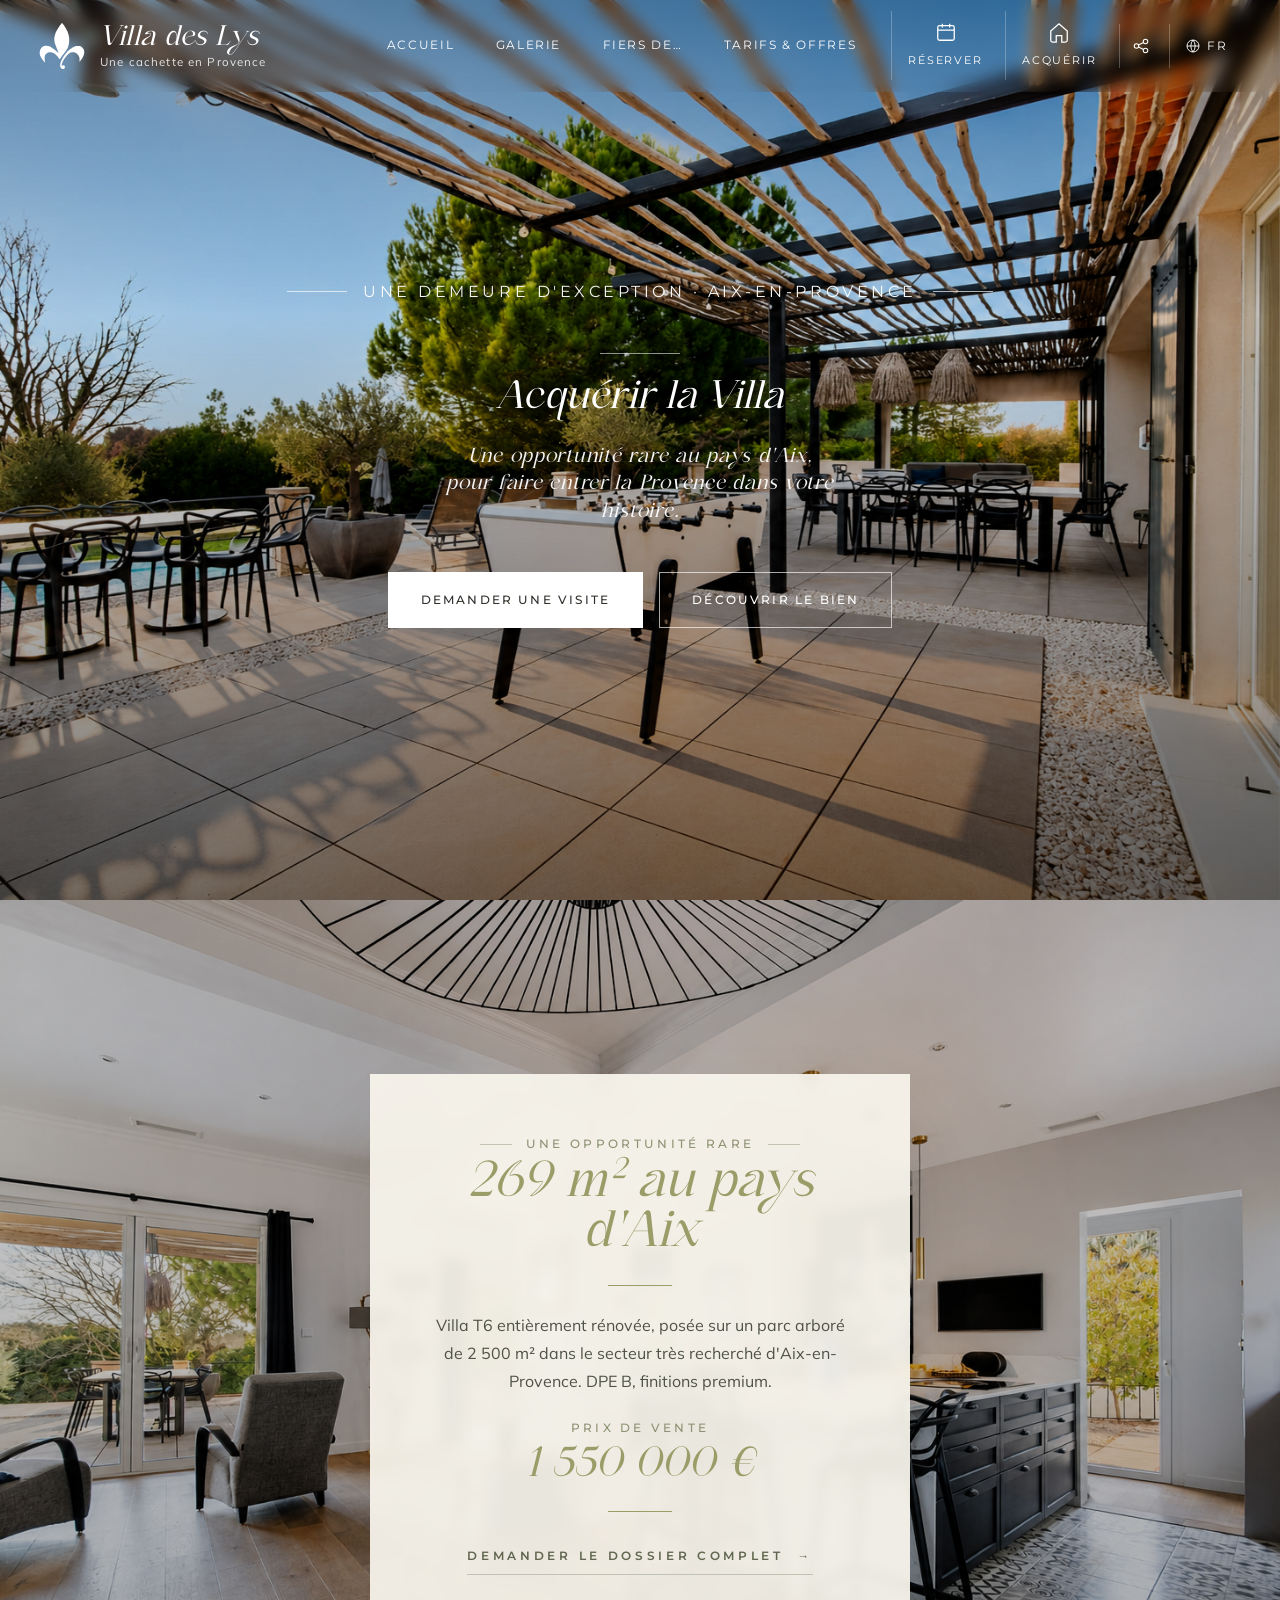
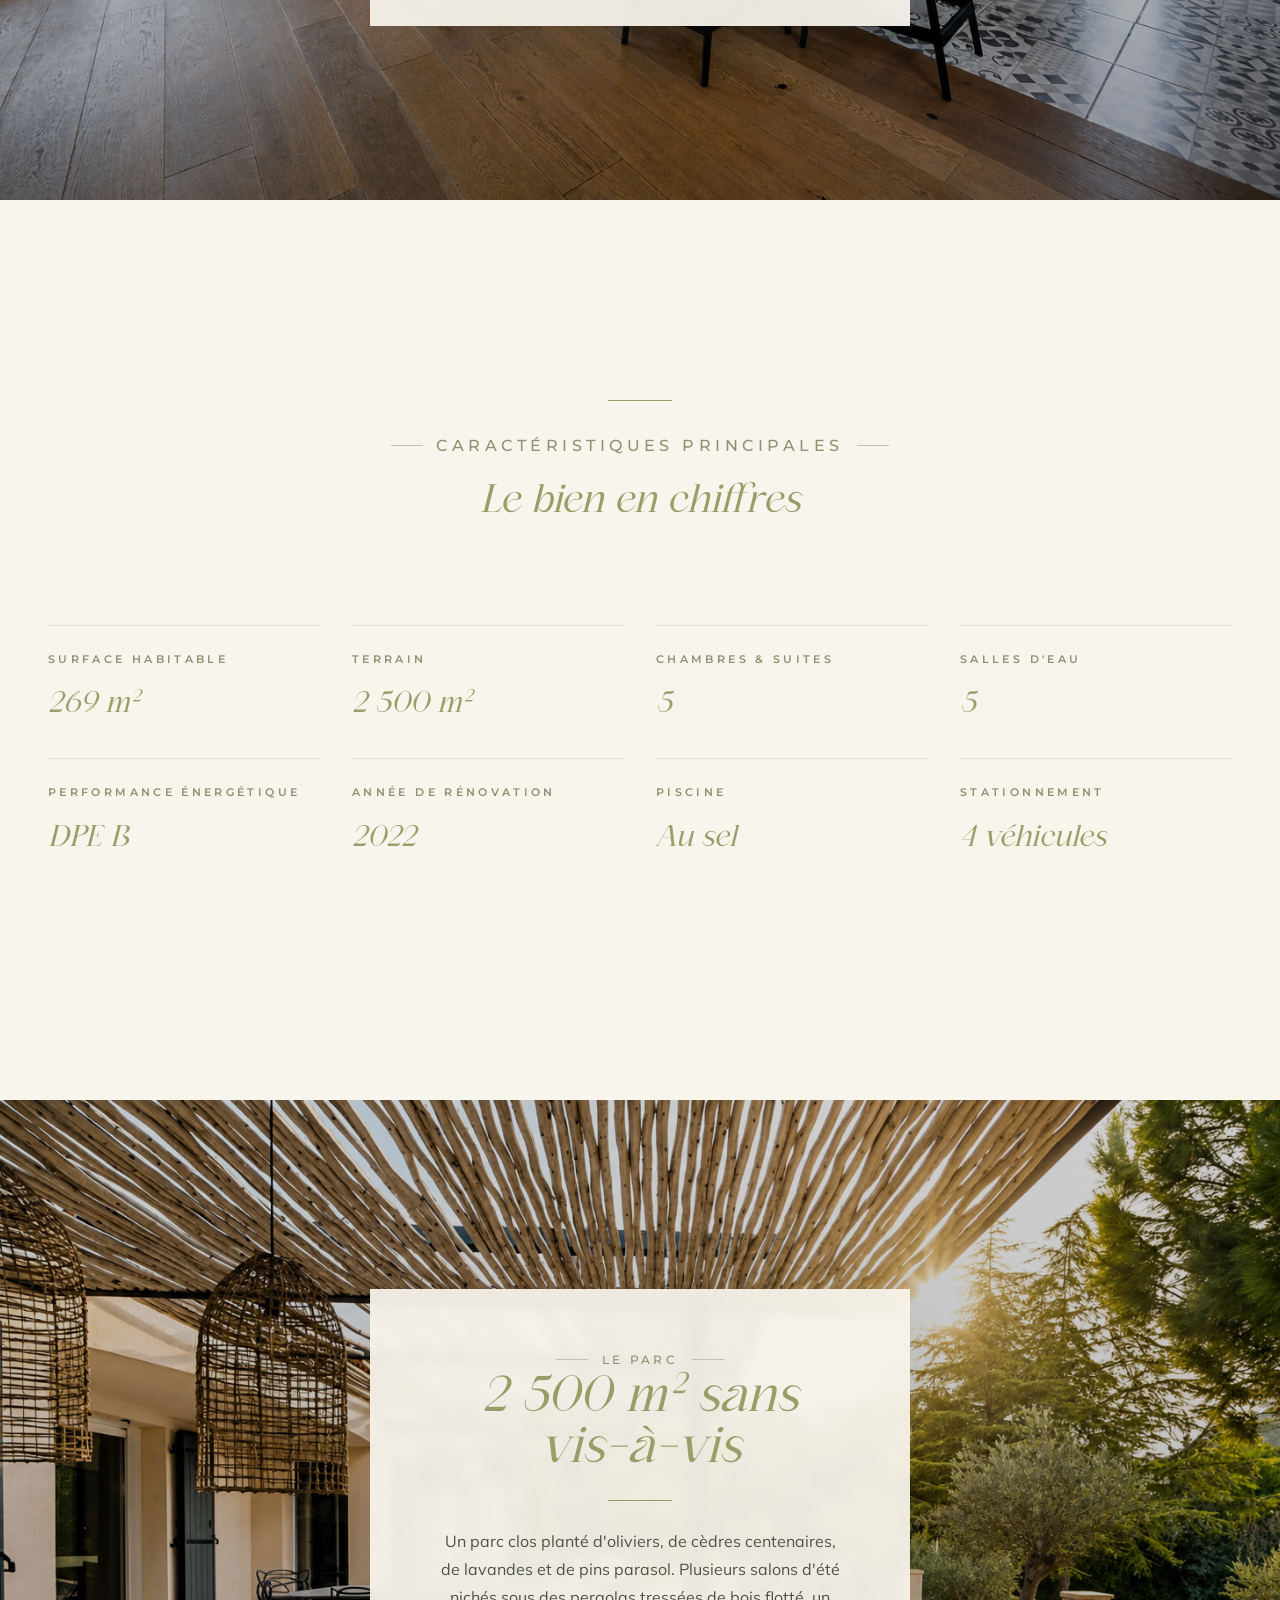
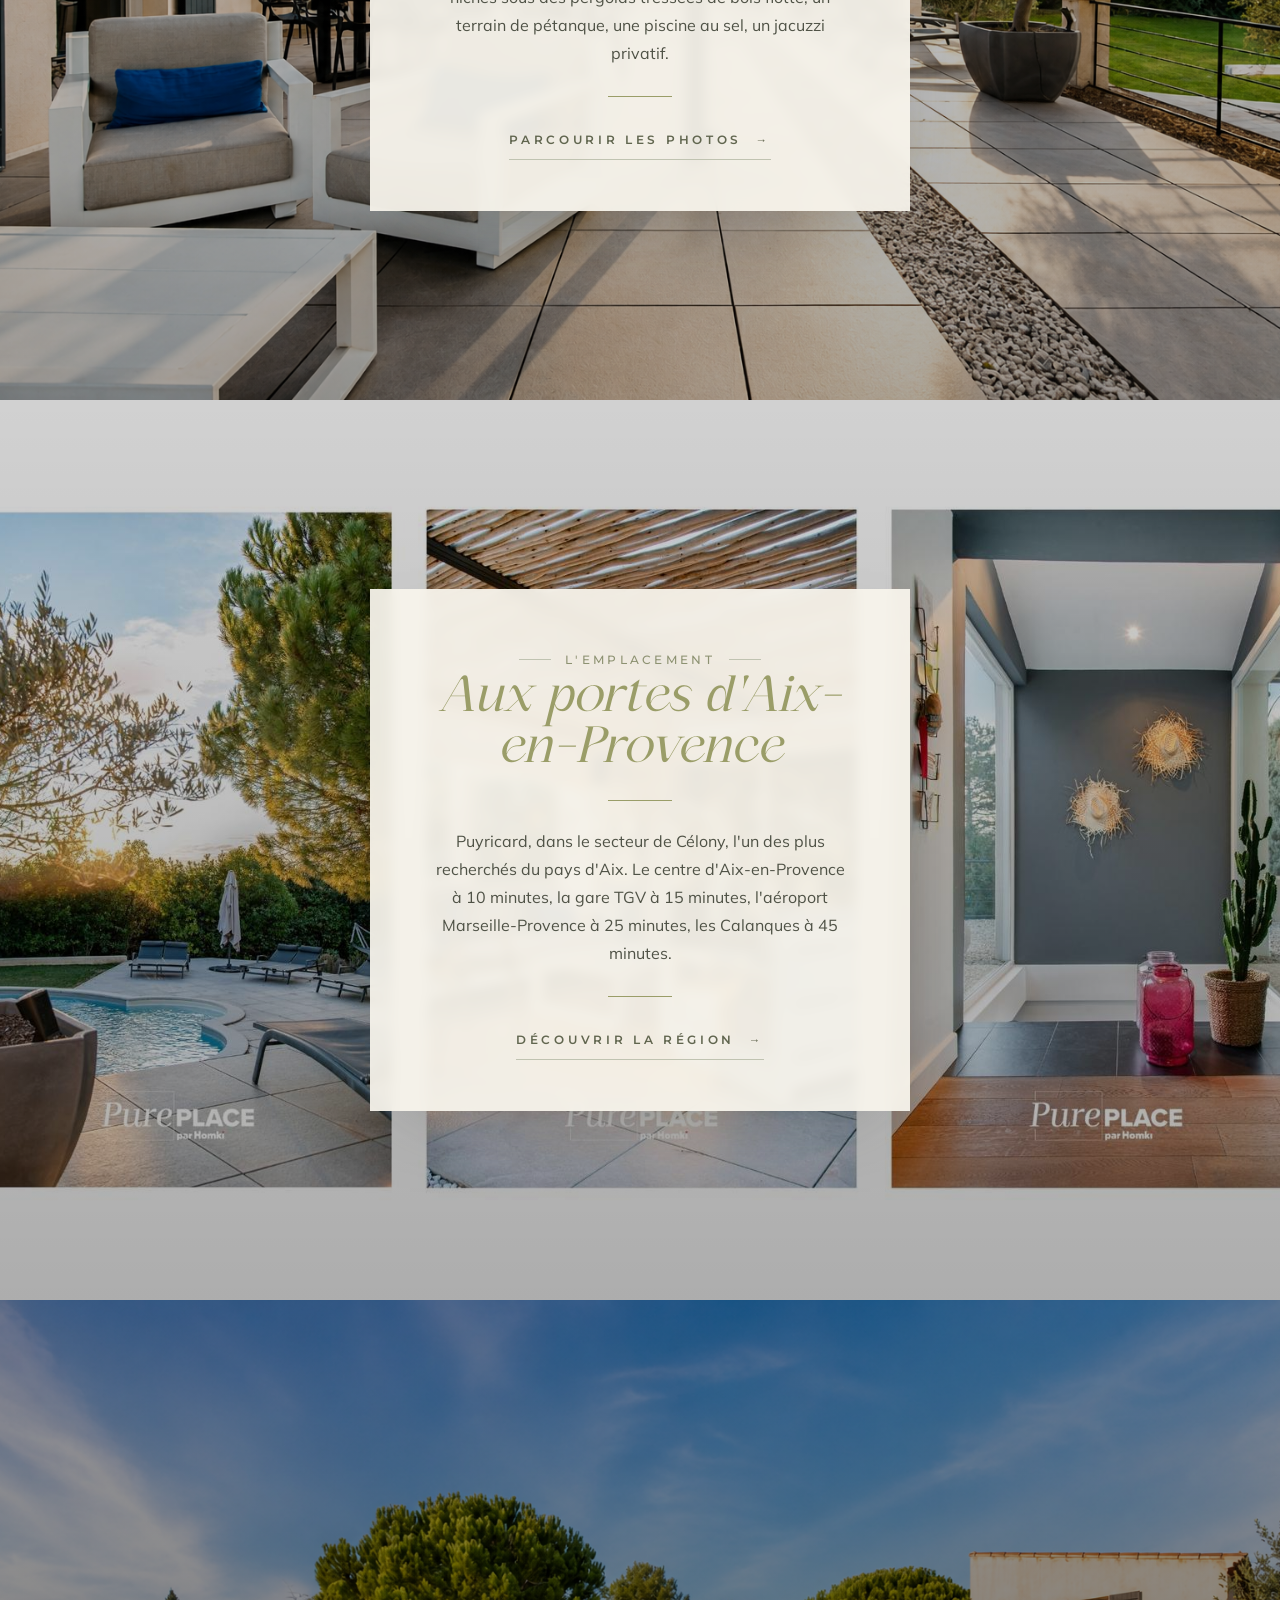
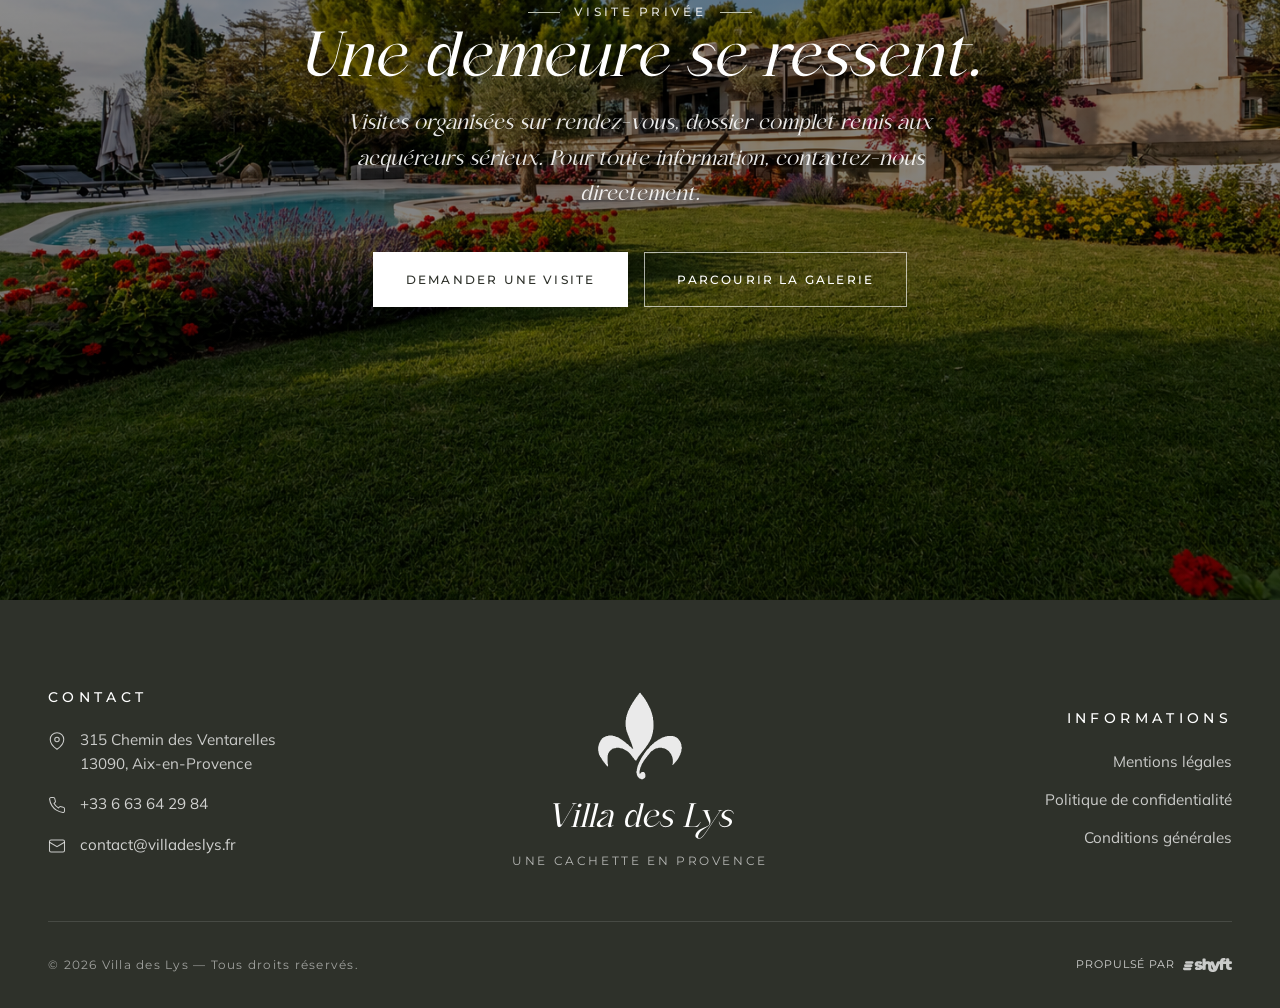
<file: pages/acquerir.html>
<!doctype html>
<html lang="fr">
<head>
  <meta charset="utf-8" />
  <meta name="viewport" content="width=device-width, initial-scale=1" />
  <title>Acheter la Villa des Lys — Propriété 269 m², DPE B, Puyricard (13540)</title>
  <meta name="description" content="Opportunité rare : villa 269 m² entièrement rénovée, DPE B, parc 2 500 m², prestations haut de gamme. Secteur Puyricard, à 10 min d'Aix-en-Provence. Contactez-nous." />
  <meta name="robots" content="index, follow" />
  <link rel="canonical" href="https://lavilladeslys.fr/pages/acquerir.html" />
  <link rel="alternate" hreflang="fr" href="https://lavilladeslys.fr/pages/acquerir.html" />
  <link rel="alternate" hreflang="en" href="https://lavilladeslys.fr/en/acquerir.html" />
  <link rel="alternate" hreflang="x-default" href="https://lavilladeslys.fr/pages/acquerir.html" />

  <!-- Open Graph -->
  <meta property="og:type" content="website" />
  <meta property="og:title" content="Acheter la Villa des Lys — Propriété 269 m², DPE B, Puyricard (13540)" />
  <meta property="og:description" content="Villa 269 m² entièrement rénovée, DPE B, parc 2 500 m², prestations haut de gamme. Secteur Puyricard, à 10 min d'Aix-en-Provence." />
  <meta property="og:image" content="https://lavilladeslys.fr/assets/images/villa-jardin.jpg" />
  <meta property="og:url" content="https://lavilladeslys.fr/pages/acquerir.html" />
  <meta property="og:locale" content="fr_FR" />

  <link rel="preconnect" href="https://fonts.googleapis.com" />
  <link rel="preconnect" href="https://fonts.gstatic.com" crossorigin />
  <link rel="stylesheet" href="https://fonts.googleapis.com/css2?family=Abhaya+Libre:wght@400;500;600;700&family=Mulish:wght@300;400;500;600;700&family=Montserrat:wght@400;500;600;700&display=swap" />
  <link rel="stylesheet" href="../assets/css/style.css" />
  <link rel="icon" href="../assets/images/logo.svg" type="image/svg+xml" />
</head>
<body class="page-acquerir">

  <header class="site-header is-light">
    <div class="site-header__inner">
      <a href="../index.html" class="site-header__brand-link" aria-label="Villa des Lys — Accueil">
        <span class="brand-logo" aria-hidden="true"></span>
        <span class="site-header__brand-text">
          <span class="site-header__brand-name">Villa des Lys</span>
          <span class="site-header__brand-tagline">Une cachette en Provence</span>
        </span>
      </a>
      <nav class="site-nav" aria-label="Navigation principale">
        <a href="../index.html">Accueil</a>
        <a href="photos.html">Galerie</a>
        <a href="fiers-de.html">Fiers de…</a>
        <a href="tarifs.html">Tarifs &amp; offres</a>
      </nav>
      <div class="site-header__actions">
        <a href="#reserver" class="header-action" aria-label="Réserver un séjour">
          <svg viewBox="0 0 24 24" aria-hidden="true"><rect x="3" y="5" width="18" height="16" rx="2"/><path d="M3 10h18M8 3v4M16 3v4"/></svg>
          <span>Réserver</span>
        </a>
        <a href="acquerir.html" class="header-action" aria-label="Acquérir la villa">
          <svg viewBox="0 0 24 24" aria-hidden="true"><path d="M3 11l9-8 9 8v10a2 2 0 0 1-2 2h-4v-7h-6v7H5a2 2 0 0 1-2-2z"/></svg>
          <span>Acquérir</span>
        </a>
        <button class="header-icon-btn" aria-label="Partager">
          <svg viewBox="0 0 24 24" aria-hidden="true"><circle cx="6" cy="12" r="3"/><circle cx="18" cy="6" r="3"/><circle cx="18" cy="18" r="3"/><path d="M8.6 10.6l6.8-3.2M8.6 13.4l6.8 3.2"/></svg>
        </button>
        <div class="header-lang" data-lang-current="fr">
          <button type="button" class="header-lang__btn" aria-haspopup="menu" aria-expanded="false" aria-label="Changer de langue">
            <svg viewBox="0 0 24 24" aria-hidden="true"><circle cx="12" cy="12" r="9"/><path d="M3 12h18M12 3a14 14 0 0 1 0 18M12 3a14 14 0 0 0 0 18"/></svg>
            <span class="header-lang__label">FR</span>
          </button>
          <ul class="header-lang__menu" role="menu">
            <li role="none"><a role="menuitem" href="acquerir.html" hreflang="fr" class="is-active" aria-current="true">FR · Français</a></li>
            <li role="none"><a role="menuitem" href="../en/acquerir.html" hreflang="en">EN · English</a></li>
          </ul>
        </div>
      </div>
      <button class="menu-toggle" aria-label="Ouvrir le menu" aria-expanded="false">
        <span></span><span></span><span></span>
      </button>
    </div>
  </header>

  <nav class="mobile-menu" aria-label="Navigation mobile">
    <a href="../index.html">Accueil</a>
    <a href="photos.html">Nos photos</a>
    <a href="fiers-de.html">Fiers de…</a>
    <a href="tarifs.html">Tarifs &amp; offres</a>
    <a href="#reserver" class="btn">Réserver</a>
    <a href="acquerir.html" class="btn">Acquérir la Villa</a>
  </nav>

  <main>

    <!-- Hero plein écran -->
    <section class="hero" id="hero" style="min-height: 100vh;">
      <div class="hero__media">
        <img src="../assets/images/terrasse-babyfoot.jpg" alt="Terrasse avec babyfoot — Villa des Lys, location vacances Provence" />
      </div>
      <div class="hero__content">
        <p class="hero__kicker">Une demeure d'exception · Aix-en-Provence</p>
        <span class="hero__divider" aria-hidden="true"></span>
        <h1>
          <span class="sr-only">Acheter la Villa des Lys — Maison et propriété de prestige à Puyricard, Aix-en-Provence — </span>
          Acquérir <em>la Villa</em>
        </h1>
        <p class="hero__tagline">Une opportunité rare au pays d'Aix,<br />pour faire entrer la Provence dans votre histoire.</p>
        <div class="hero__actions">
          <a href="tel:+33603896940" class="btn btn--light">Demander une visite</a>
          <a href="#opportunite" class="btn btn--outline-light">Découvrir le bien</a>
        </div>
      </div>
    </section>

    <!-- Hero-card 1 : L'opportunité -->
    <section class="hero-card-section" id="opportunite">
      <div class="hero-card-section__media">
        <img src="../assets/images/salon-cuisine.jpg" alt="Cuisine ouverte rénovée — Villa des Lys Puyricard Aix-en-Provence" />
      </div>
      <div class="hero-card reveal">
        <span class="eyebrow center">Une opportunité rare</span>
        <h2>269 m² au pays d'Aix</h2>
        <span class="hero-card__divider" aria-hidden="true"></span>
        <p>Villa T6 entièrement rénovée, posée sur un parc arboré de 2 500 m² dans le secteur très recherché d'Aix-en-Provence. DPE B, finitions premium.</p>
        <div class="hero-card__price">
          <span class="hero-card__price-label">Prix de vente</span>
          <span class="hero-card__price-value">1 550 000 €</span>
        </div>
        <span class="hero-card__divider" aria-hidden="true"></span>
        <a href="tel:+33603896940" class="btn-link">Demander le dossier complet</a>
      </div>
    </section>

    <!-- Specs -->
    <section class="section">
      <div class="container">
        <div class="section-head">
          <span class="eyebrow center">Caractéristiques principales</span>
          <h2>Le bien en chiffres</h2>
        </div>
        <div class="specs">
          <div class="spec">
            <div class="spec__label">Surface habitable</div>
            <div class="spec__value">269 m²</div>
          </div>
          <div class="spec">
            <div class="spec__label">Terrain</div>
            <div class="spec__value">2 500 m²</div>
          </div>
          <div class="spec">
            <div class="spec__label">Chambres &amp; suites</div>
            <div class="spec__value">5</div>
          </div>
          <div class="spec">
            <div class="spec__label">Salles d'eau</div>
            <div class="spec__value">5</div>
          </div>
          <div class="spec">
            <div class="spec__label">Performance énergétique</div>
            <div class="spec__value">DPE B</div>
          </div>
          <div class="spec">
            <div class="spec__label">Année de rénovation</div>
            <div class="spec__value">2022</div>
          </div>
          <div class="spec">
            <div class="spec__label">Piscine</div>
            <div class="spec__value">Au sel</div>
          </div>
          <div class="spec">
            <div class="spec__label">Stationnement</div>
            <div class="spec__value">4 véhicules</div>
          </div>
        </div>
      </div>
    </section>

    <!-- Hero-card 2 : Le parc -->
    <section class="hero-card-section">
      <div class="hero-card-section__media">
        <img src="../assets/images/terrasse-pergola.jpg" alt="Terrasse ombragée sous pergola — Villa des Lys Puyricard" />
      </div>
      <div class="hero-card reveal">
        <span class="eyebrow center">Le parc</span>
        <h2>2 500 m² sans vis-à-vis</h2>
        <span class="hero-card__divider" aria-hidden="true"></span>
        <p>Un parc clos planté d'oliviers, de cèdres centenaires, de lavandes et de pins parasol. Plusieurs salons d'été nichés sous des pergolas tressées de bois flotté, un terrain de pétanque, une piscine au sel, un jacuzzi privatif.</p>
        <span class="hero-card__divider" aria-hidden="true"></span>
        <a href="photos.html" class="btn-link">Parcourir les photos</a>
      </div>
    </section>

    <!-- Hero-card 3 : L'emplacement -->
    <section class="hero-card-section">
      <div class="hero-card-section__media">
        <img src="../assets/images/triptyque-exterieur.jpg" alt="Vue extérieure de la Villa des Lys — terrasse, jardin, piscine, Puyricard" />
      </div>
      <div class="hero-card reveal">
        <span class="eyebrow center">L'emplacement</span>
        <h2>Aux portes d'Aix-en-Provence</h2>
        <span class="hero-card__divider" aria-hidden="true"></span>
        <p>Puyricard, dans le secteur de Célony, l'un des plus recherchés du pays d'Aix. Le centre d'Aix-en-Provence à 10 minutes, la gare TGV à 15 minutes, l'aéroport Marseille-Provence à 25 minutes, les Calanques à 45 minutes.</p>
        <span class="hero-card__divider" aria-hidden="true"></span>
        <a href="fiers-de.html" class="btn-link">Découvrir la région</a>
      </div>
    </section>

    <!-- Banner CTA -->
    <section class="banner">
      <div class="banner__media">
        <img src="../assets/images/villa-jardin.jpg" alt="Villa des Lys et son jardin provençal — location villa luxe Puyricard Aix-en-Provence" />
      </div>
      <div class="banner__content">
        <span class="eyebrow center" style="color: rgba(255,255,255,0.85);">Visite privée</span>
        <h2>Une demeure se ressent.</h2>
        <p>Visites organisées sur rendez-vous, dossier complet remis aux acquéreurs sérieux. Pour toute information, contactez-nous directement.</p>
        <div class="banner__actions">
          <a href="tel:+33603896940" class="btn btn--light">Demander une visite</a>
          <a href="photos.html" class="btn btn--outline-light">Parcourir la galerie</a>
        </div>
      </div>
    </section>

  </main>

  <footer class="site-footer">
    <div class="container">
      <div class="site-footer__inner">
        <div class="site-footer__contact">
          <h5>Contact</h5>
          <div class="site-footer__contact-item">
            <svg viewBox="0 0 24 24" aria-hidden="true"><path d="M21 10c0 7-9 13-9 13s-9-6-9-13a9 9 0 0 1 18 0z"/><circle cx="12" cy="10" r="3"/></svg>
            <span>315 Chemin des Ventarelles<br/>13090, Aix-en-Provence</span>
          </div>
          <div class="site-footer__contact-item">
            <svg viewBox="0 0 24 24" aria-hidden="true"><path d="M22 16.92v3a2 2 0 0 1-2.18 2 19.79 19.79 0 0 1-8.63-3.07 19.5 19.5 0 0 1-6-6 19.79 19.79 0 0 1-3.07-8.67A2 2 0 0 1 4.11 2h3a2 2 0 0 1 2 1.72 12.84 12.84 0 0 0 .7 2.81 2 2 0 0 1-.45 2.11L8.09 9.91a16 16 0 0 0 6 6l1.27-1.27a2 2 0 0 1 2.11-.45 12.84 12.84 0 0 0 2.81.7A2 2 0 0 1 22 16.92z"/></svg>
            <a href="tel:+33663642984">+33 6 63 64 29 84 </a>
          </div>
          <div class="site-footer__contact-item">
            <svg viewBox="0 0 24 24" aria-hidden="true"><rect x="2" y="4" width="20" height="16" rx="2"/><polyline points="2,7 12,13 22,7"/></svg>
            <a href="mailto:contact@villadeslys.fr">contact@villadeslys.fr</a>
          </div>
        </div>
        <div class="site-footer__center">
          <span class="brand-logo" aria-hidden="true"></span>
          <h4>Villa des Lys</h4>
          <span class="tagline">Une cachette en Provence</span>
        </div>
        <div class="site-footer__info">
          <h5>Informations</h5>
          <ul>
            <li><a href="#">Mentions légales</a></li>
            <li><a href="#">Politique de confidentialité</a></li>
            <li><a href="#">Conditions générales</a></li>
          </ul>
        </div>
      </div>
      <div class="site-footer__bottom">
        <span>© <span id="year"></span> Villa des Lys — Tous droits réservés.</span>
        <a class="site-footer__credit" href="https://shyft.fr" target="_blank" rel="noopener" aria-label="Réalisé par shyft">Propulsé par <img src="../assets/images/shyft.svg" alt="shyft"/></a>
      </div>
    </div>
  </footer>

  <!-- Booking modal -->
  <div class="booking-modal" id="booking-modal" aria-hidden="true">
    <div class="booking-modal__overlay" data-close-booking></div>
    <div class="booking-modal__card" role="dialog" aria-modal="true" aria-labelledby="booking-title">
      <button class="booking-modal__close" data-close-booking aria-label="Fermer">×</button>
      <div class="booking-card__header">
        <svg viewBox="0 0 24 24" aria-hidden="true"><rect x="3" y="5" width="18" height="16" rx="2"/><path d="M3 10h18M8 3v4M16 3v4"/></svg>
        <h2 id="booking-title">Réservation</h2>
      </div>
      <span class="hero-card__divider" aria-hidden="true" style="margin: 0 0 1.6rem;"></span>
      <div class="vdl-cal" data-vdl-calendar data-input-in="modal-arrivee" data-input-out="modal-depart"></div>
      <form class="booking-widget" onsubmit="event.preventDefault(); window.location='tel:+33603896940';">
        <div class="booking-widget__field booking-widget__field--date">
          <label for="modal-arrivee">Date d'arrivée</label>
          <input type="date" id="modal-arrivee" required />
        </div>
        <div class="booking-widget__field booking-widget__field--date">
          <label for="modal-depart">Date de départ</label>
          <input type="date" id="modal-depart" required />
        </div>
        <div class="booking-widget__field">
          <label for="modal-adultes">Adultes</label>
          <select id="modal-adultes">
            <option>1</option><option selected>2</option><option>3</option><option>4</option>
            <option>5</option><option>6</option><option>7</option><option>8</option>
          </select>
        </div>
        <div class="booking-widget__field">
          <label for="modal-promo">Code promo</label>
          <input type="text" id="modal-promo" placeholder="Optionnel" />
        </div>
        <div class="full">
          <button type="submit" class="btn btn--olive" style="width: 100%;">Vérifier les disponibilités</button>
        </div>
      </form>
      <p style="margin-top: 1.6rem; font-size: 0.85rem; color: var(--color-muted); text-align: center;">
        Notre conciergerie revient vers vous sous 24 h pour confirmer la disponibilité et organiser votre arrivée.
      </p>
    </div>
  </div>

  <script src="../assets/js/main.js" defer></script>
  <script src="../assets/js/calendar.js" defer></script>
</body>
</html>
</file>
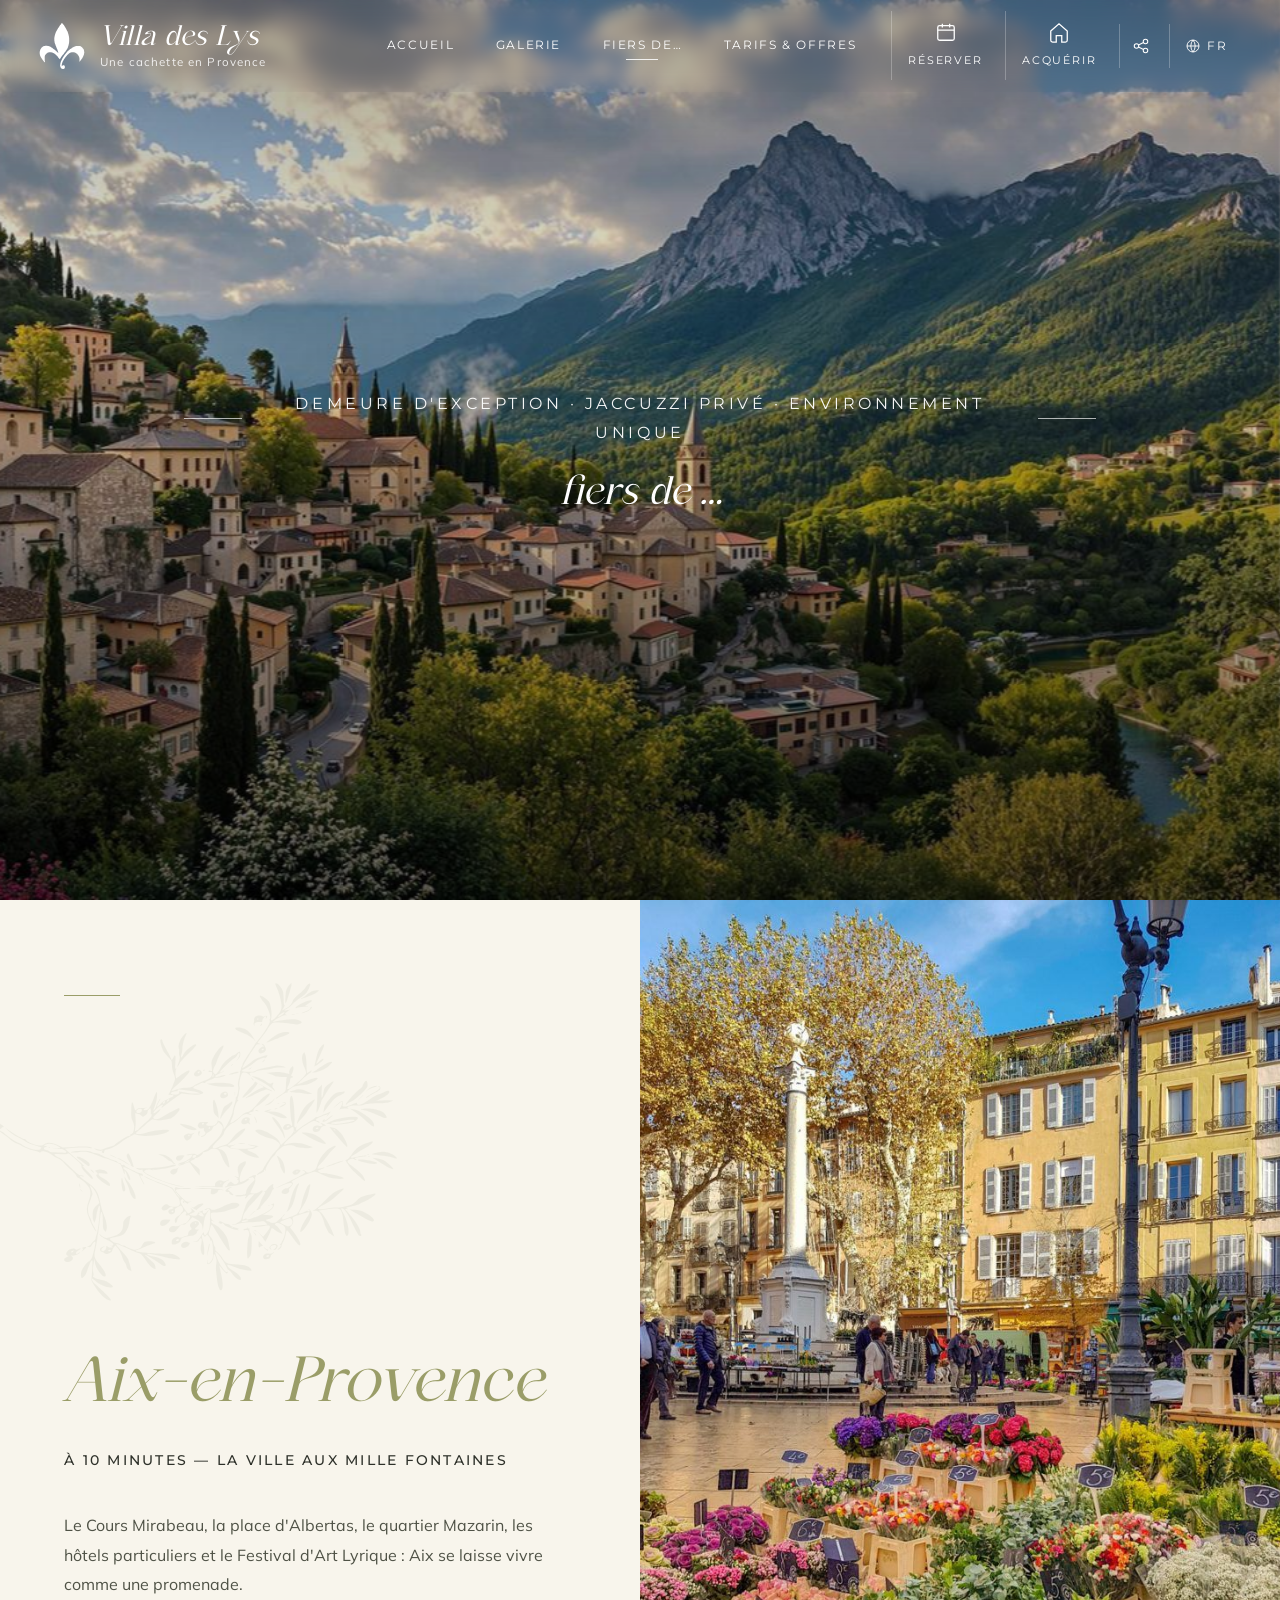
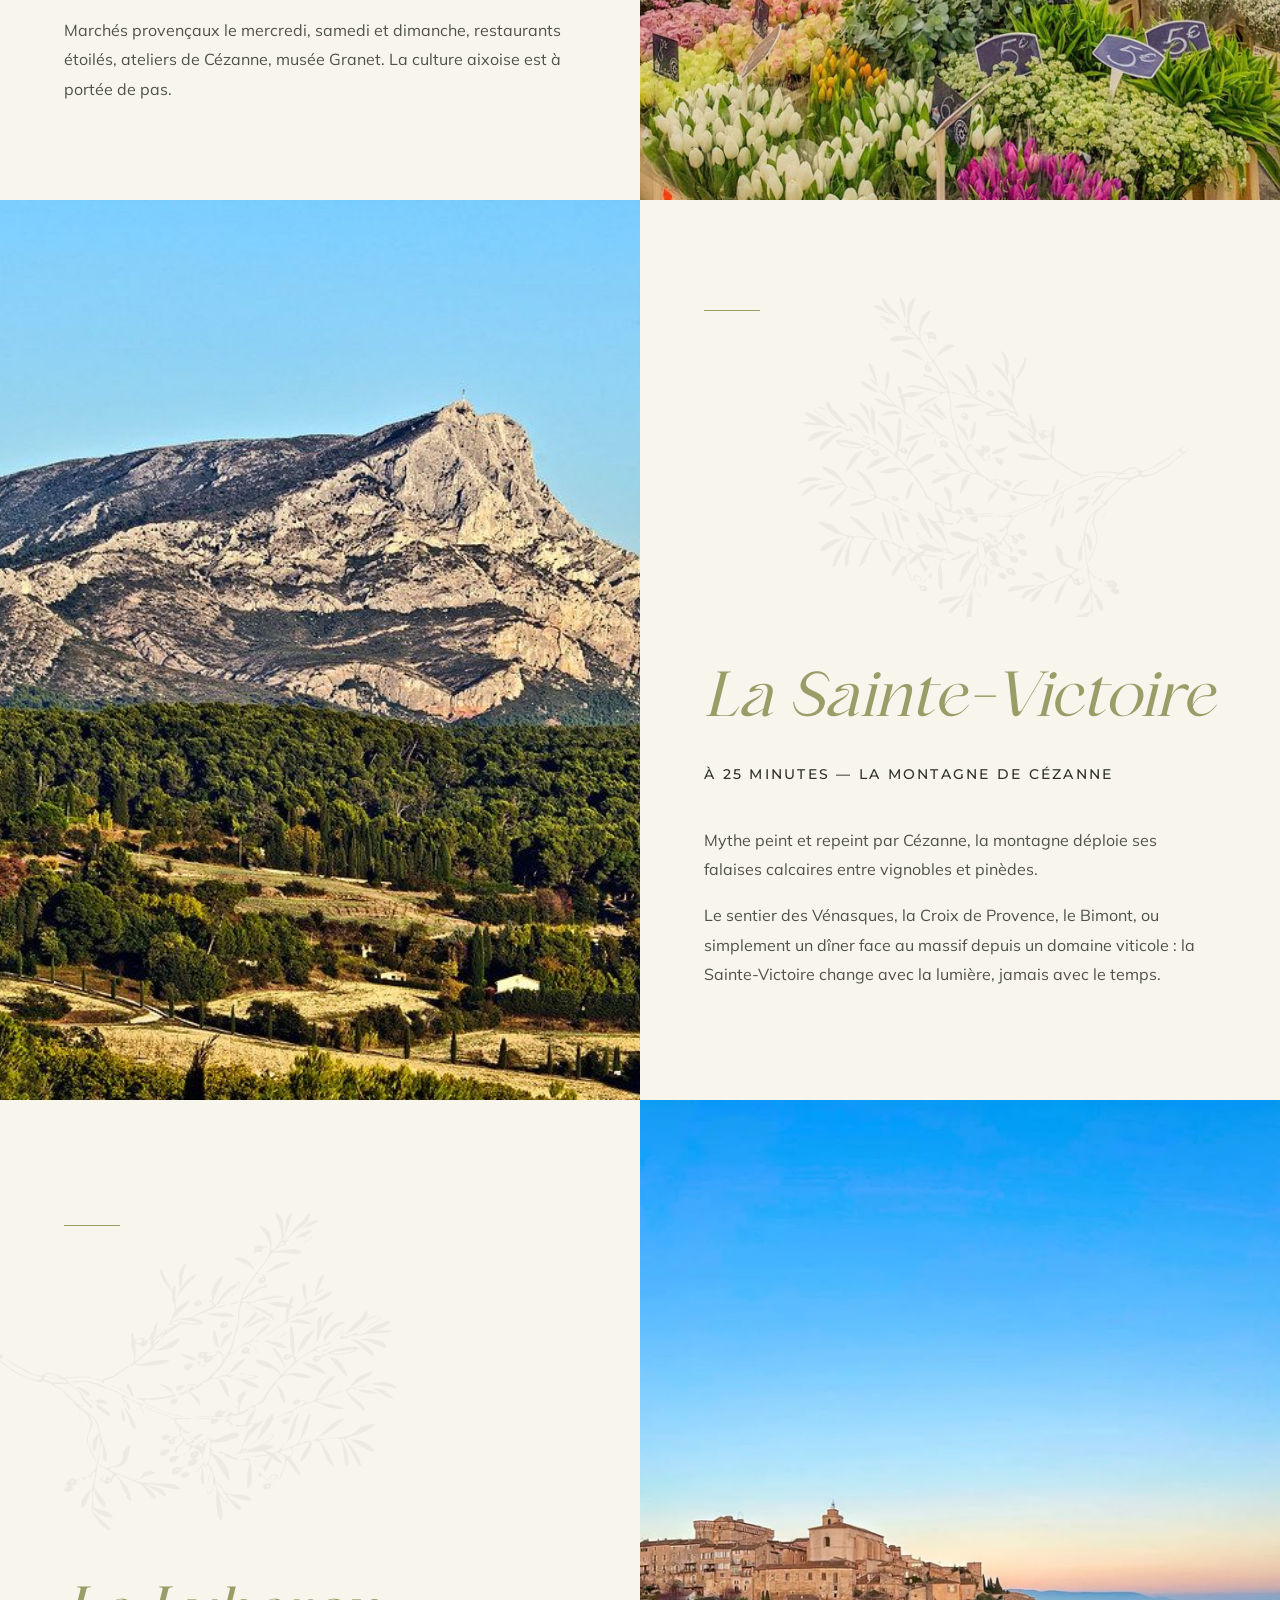
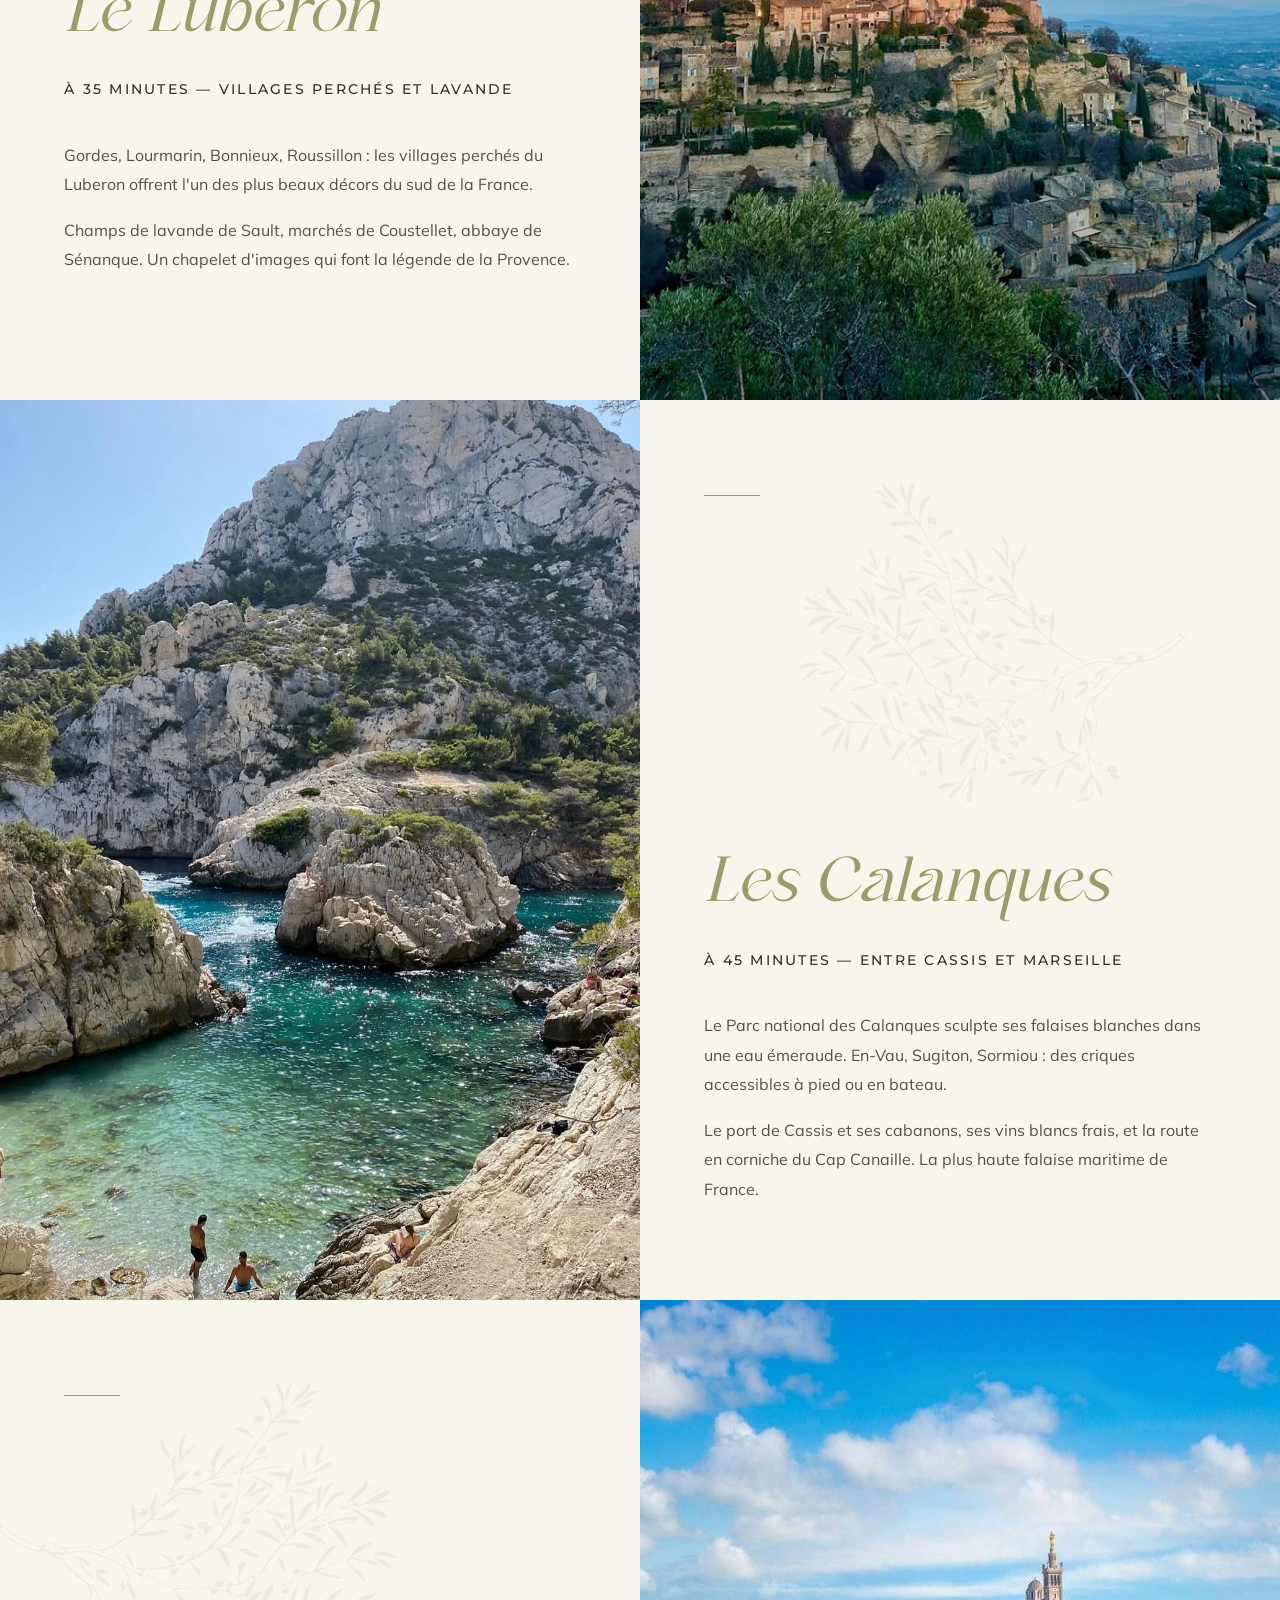
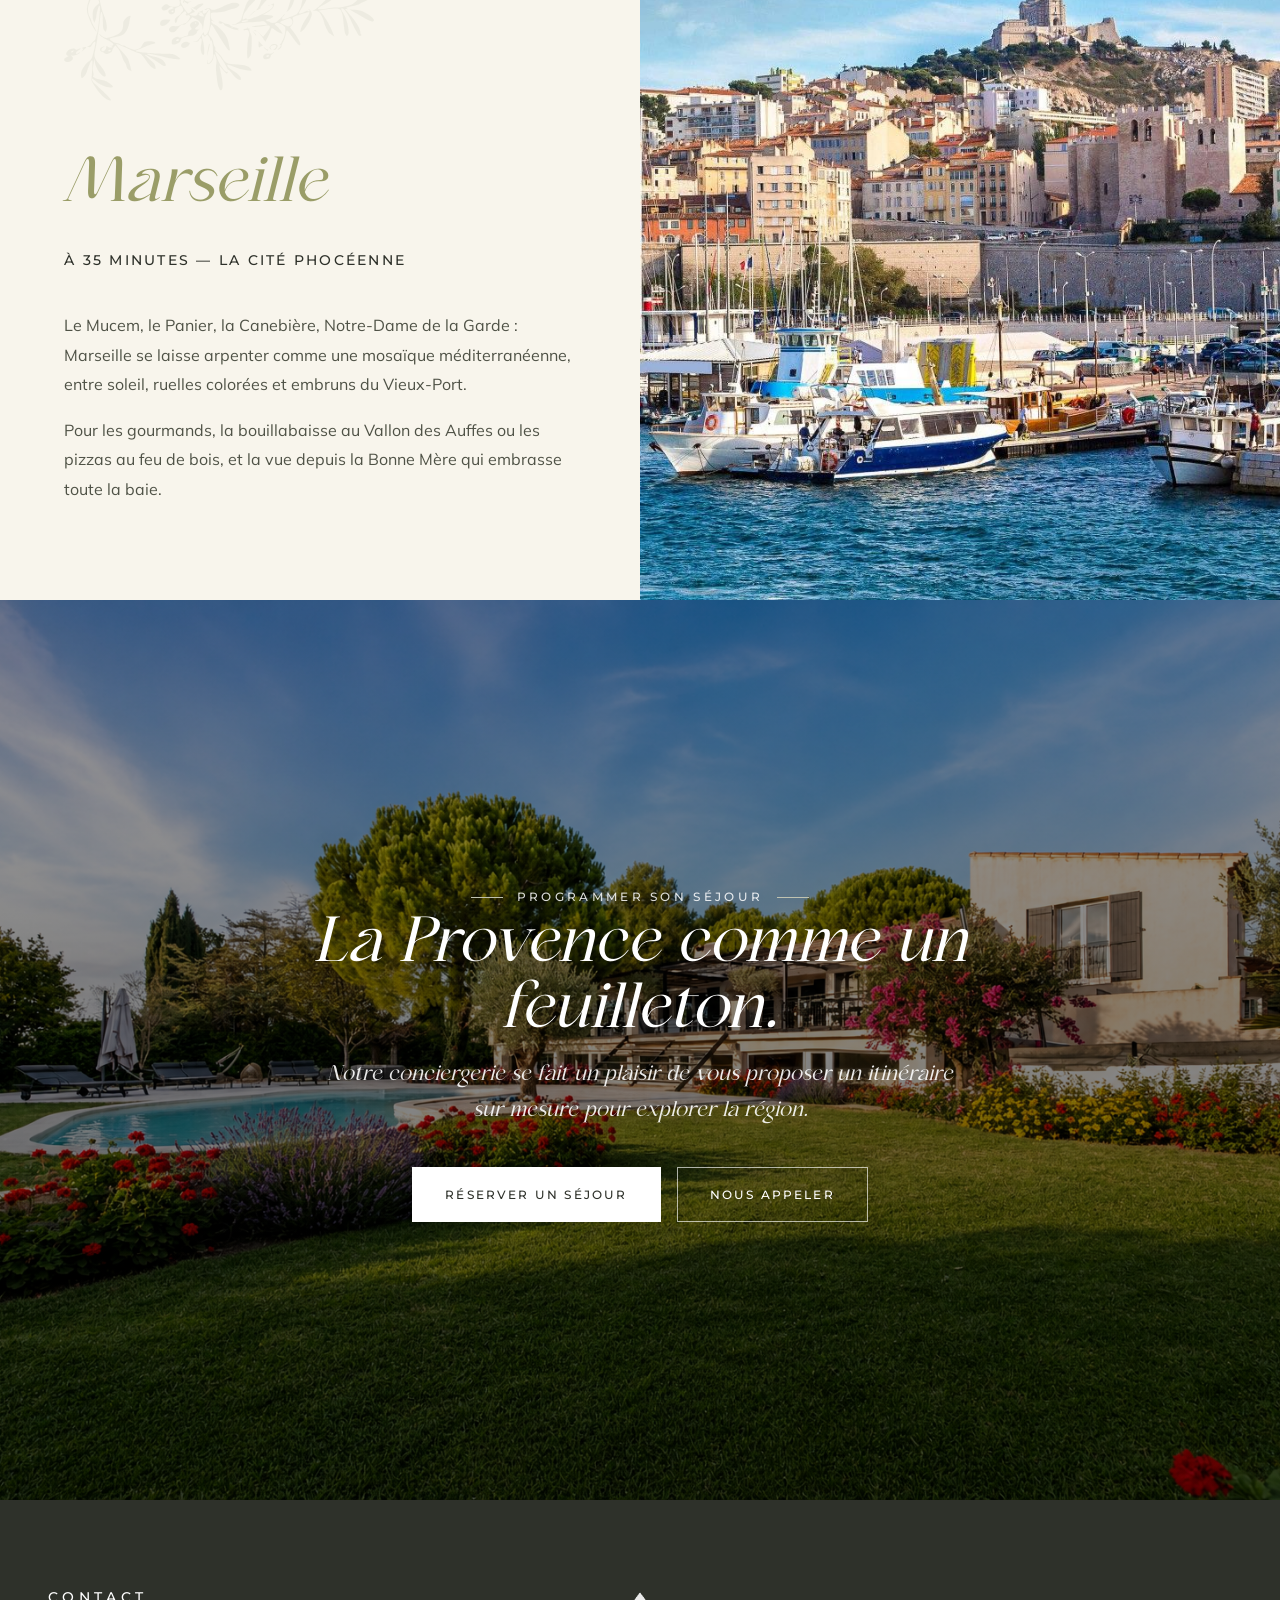
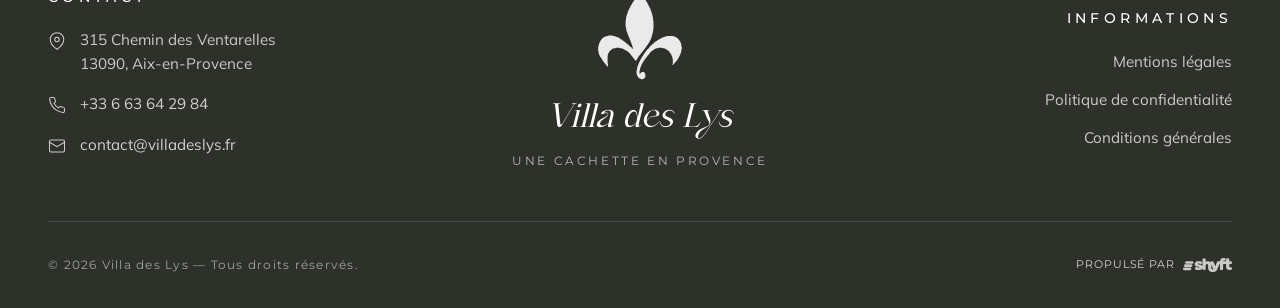
<file: pages/fiers-de.html>
<!doctype html>
<html lang="fr">
<head>
  <meta charset="utf-8" />
  <meta name="viewport" content="width=device-width, initial-scale=1" />
  <title>Pourquoi choisir la Villa des Lys — Avis &amp; prestations | Puyricard</title>
  <meta name="description" content="4,9/5 sur 30 avis Airbnb. Découvrez ce qui rend la Villa des Lys unique : rénovation 2024, piscine au sel, jacuzzi, conciergerie privée, parc arboré 2 500 m²." />
  <meta name="robots" content="index, follow" />
  <link rel="canonical" href="https://lavilladeslys.fr/pages/fiers-de.html" />
  <link rel="alternate" hreflang="fr" href="https://lavilladeslys.fr/pages/fiers-de.html" />
  <link rel="alternate" hreflang="en" href="https://lavilladeslys.fr/en/fiers-de.html" />
  <link rel="alternate" hreflang="x-default" href="https://lavilladeslys.fr/pages/fiers-de.html" />

  <!-- Open Graph -->
  <meta property="og:type" content="website" />
  <meta property="og:title" content="Pourquoi choisir la Villa des Lys — Avis &amp; prestations | Puyricard" />
  <meta property="og:description" content="4,9/5 sur 30 avis Airbnb. Rénovation 2024, piscine au sel, jacuzzi, conciergerie privée, parc arboré 2 500 m²." />
  <meta property="og:image" content="https://lavilladeslys.fr/assets/images/villa-jardin.jpg" />
  <meta property="og:url" content="https://lavilladeslys.fr/pages/fiers-de.html" />
  <meta property="og:locale" content="fr_FR" />

  <link rel="preconnect" href="https://fonts.googleapis.com" />
  <link rel="preconnect" href="https://fonts.gstatic.com" crossorigin />
  <link rel="stylesheet" href="https://fonts.googleapis.com/css2?family=Abhaya+Libre:wght@400;500;600;700&family=Mulish:wght@300;400;500;600;700&family=Montserrat:wght@400;500;600;700&display=swap" />
  <link rel="stylesheet" href="../assets/css/style.css" />
  <link rel="icon" href="../assets/images/logo.svg" type="image/svg+xml" />
</head>
<body class="page-fiers">

  <header class="site-header is-light">
    <div class="site-header__inner">
      <a href="../index.html" class="site-header__brand-link" aria-label="Villa des Lys — Accueil">
        <span class="brand-logo" aria-hidden="true"></span>
        <span class="site-header__brand-text">
          <span class="site-header__brand-name">Villa des Lys</span>
          <span class="site-header__brand-tagline">Une cachette en Provence</span>
        </span>
      </a>
      <nav class="site-nav" aria-label="Navigation principale">
        <a href="../index.html">Accueil</a>
        <a href="photos.html">Galerie</a>
        <a href="fiers-de.html" class="is-active">Fiers de…</a>
        <a href="tarifs.html">Tarifs &amp; offres</a>
      </nav>
      <div class="site-header__actions">
        <a href="#reserver" class="header-action" aria-label="Réserver un séjour">
          <svg viewBox="0 0 24 24" aria-hidden="true"><rect x="3" y="5" width="18" height="16" rx="2"/><path d="M3 10h18M8 3v4M16 3v4"/></svg>
          <span>Réserver</span>
        </a>
        <a href="acquerir.html" class="header-action" aria-label="Acquérir la villa">
          <svg viewBox="0 0 24 24" aria-hidden="true"><path d="M3 11l9-8 9 8v10a2 2 0 0 1-2 2h-4v-7h-6v7H5a2 2 0 0 1-2-2z"/></svg>
          <span>Acquérir</span>
        </a>
        <button class="header-icon-btn" aria-label="Partager">
          <svg viewBox="0 0 24 24" aria-hidden="true"><circle cx="6" cy="12" r="3"/><circle cx="18" cy="6" r="3"/><circle cx="18" cy="18" r="3"/><path d="M8.6 10.6l6.8-3.2M8.6 13.4l6.8 3.2"/></svg>
        </button>
        <div class="header-lang" data-lang-current="fr">
          <button type="button" class="header-lang__btn" aria-haspopup="menu" aria-expanded="false" aria-label="Changer de langue">
            <svg viewBox="0 0 24 24" aria-hidden="true"><circle cx="12" cy="12" r="9"/><path d="M3 12h18M12 3a14 14 0 0 1 0 18M12 3a14 14 0 0 0 0 18"/></svg>
            <span class="header-lang__label">FR</span>
          </button>
          <ul class="header-lang__menu" role="menu">
            <li role="none"><a role="menuitem" href="fiers-de.html" hreflang="fr" class="is-active" aria-current="true">FR · Français</a></li>
            <li role="none"><a role="menuitem" href="../en/fiers-de.html" hreflang="en">EN · English</a></li>
          </ul>
        </div>
      </div>
      <button class="menu-toggle" aria-label="Ouvrir le menu" aria-expanded="false">
        <span></span><span></span><span></span>
      </button>
    </div>
  </header>

  <nav class="mobile-menu" aria-label="Navigation mobile">
    <a href="../index.html">Accueil</a>
    <a href="photos.html">Nos photos</a>
    <a href="fiers-de.html">Fiers de…</a>
    <a href="tarifs.html">Tarifs &amp; offres</a>
    <a href="#reserver" class="btn">Réserver</a>
    <a href="acquerir.html" class="btn">Acquérir la Villa</a>
  </nav>

  <main>

    <!-- Hero plein écran -->
    <section class="hero" id="hero">
      <div class="hero__media">
        <img src="../assets/images/image provence.webp" alt="Vue panoramique de la Provence — Villa des Lys, Puyricard Aix-en-Provence" />
      </div>
      <div class="hero__content">
        <p class="hero__kicker">Demeure d'exception · Jaccuzzi privé · Environnement unique </p>
        <h1 style="font-size: 36px;">
          <span class="sr-only">Pourquoi choisir la Villa des Lys — Avis et prestations de notre maison à Puyricard, Aix-en-Provence — </span>
          <em>fiers de …</em>
        </h1>
      </div>
    </section>

    <!-- Split 2 : Aix-en-Provence — photo droite / texte gauche -->
    <section class="section" style="padding: 0;">
      <div class="split split--reverse">
        <div class="split__media">
          <img src="../assets/images/aixenprovence.jpg" alt="Aix-en-Provence et le Cours Mirabeau — à 10 minutes de la Villa des Lys" />
        </div>
        <div class="split__content reveal">
          <span class="olive-deco olive-deco--top-left" aria-hidden="true"></span>
          <h2>Aix-en-Provence</h2>
          <p class="kicker">À 10 minutes — la ville aux mille fontaines</p>
          <p>Le Cours Mirabeau, la place d'Albertas, le quartier Mazarin, les hôtels particuliers et le Festival d'Art Lyrique : Aix se laisse vivre comme une promenade.</p>
          <p>Marchés provençaux le mercredi, samedi et dimanche, restaurants étoilés, ateliers de Cézanne, musée Granet. La culture aixoise est à portée de pas.</p>
        </div>
      </div>
    </section>

    <!-- Split 3 : La Sainte-Victoire — photo gauche / texte droite -->
    <section class="section" style="padding: 0;">
      <div class="split">
        <div class="split__media">
          <img src="../assets/images/stvictoire.jpg" alt="Montagne Sainte-Victoire — à 25 minutes de la Villa des Lys, Aix-en-Provence" />
        </div>
        <div class="split__content reveal">
          <span class="olive-deco olive-deco--top-right" aria-hidden="true"></span>
          <h2>La Sainte-Victoire</h2>
          <p class="kicker">À 25 minutes — la montagne de Cézanne</p>
          <p>Mythe peint et repeint par Cézanne, la montagne déploie ses falaises calcaires entre vignobles et pinèdes.</p>
          <p>Le sentier des Vénasques, la Croix de Provence, le Bimont, ou simplement un dîner face au massif depuis un domaine viticole : la Sainte-Victoire change avec la lumière, jamais avec le temps.</p>
        </div>
      </div>
    </section>

    <!-- Split 4 : Le Luberon — photo droite / texte gauche -->
    <section class="section" style="padding: 0;">
      <div class="split split--reverse">
        <div class="split__media">
          <img src="../assets/images/luberon.jpg" alt="Villages perchés du Luberon — à 35 minutes de la Villa des Lys" />
        </div>
        <div class="split__content reveal">
          <span class="olive-deco olive-deco--top-left" aria-hidden="true"></span>
          <h2>Le Luberon</h2>
          <p class="kicker">À 35 minutes — villages perchés et lavande</p>
          <p>Gordes, Lourmarin, Bonnieux, Roussillon : les villages perchés du Luberon offrent l'un des plus beaux décors du sud de la France.</p>
          <p>Champs de lavande de Sault, marchés de Coustellet, abbaye de Sénanque. Un chapelet d'images qui font la légende de la Provence.</p>
        </div>
      </div>
    </section>

    <!-- Split 5 : Les Calanques — photo gauche / texte droite -->
    <section class="section" style="padding: 0;">
      <div class="split">
        <div class="split__media">
          <img src="../assets/images/calanques.jpg" alt="Calanques de Cassis — à 45 minutes de la Villa des Lys, Aix-en-Provence" />
        </div>
        <div class="split__content reveal">
          <span class="olive-deco olive-deco--top-right" aria-hidden="true"></span>
          <h2>Les Calanques</h2>
          <p class="kicker">À 45 minutes — entre Cassis et Marseille</p>
          <p>Le Parc national des Calanques sculpte ses falaises blanches dans une eau émeraude. En-Vau, Sugiton, Sormiou : des criques accessibles à pied ou en bateau.</p>
          <p>Le port de Cassis et ses cabanons, ses vins blancs frais, et la route en corniche du Cap Canaille. La plus haute falaise maritime de France.</p>
        </div>
      </div>
    </section>

    <!-- Split 6 : L'esprit de la maison — photo droite / texte gauche -->
    <section class="section" style="padding: 0;">
      <div class="split split--reverse">
        <div class="split__media">
          <img src="../assets/images/marseille.jpg" alt="Marseille et le Vieux-Port — à 35 minutes de la Villa des Lys" />
        </div>
        <div class="split__content reveal">
          <span class="olive-deco olive-deco--top-left" aria-hidden="true"></span>
          <h2>Marseille</h2>
          <p class="kicker">À 35 minutes — la cité phocéenne</p>
          <p>Le Mucem, le Panier, la Canebière, Notre-Dame de la Garde : Marseille se laisse arpenter comme une mosaïque méditerranéenne, entre soleil, ruelles colorées et embruns du Vieux-Port.</p>
          <p>Pour les gourmands, la bouillabaisse au Vallon des Auffes ou les pizzas au feu de bois, et la vue depuis la Bonne Mère qui embrasse toute la baie.</p>
        </div>
      </div>
    </section>

    <!-- Banner CTA -->
    <section class="banner">
      <div class="banner__media">
        <img src="../assets/images/villa-jardin.jpg" alt="Villa des Lys et son jardin provençal — location villa luxe Puyricard Aix-en-Provence" />
      </div>
      <div class="banner__content">
        <span class="eyebrow center" style="color: rgba(255,255,255,0.85);">Programmer son séjour</span>
        <h2>La Provence comme un feuilleton.</h2>
        <p>Notre conciergerie se fait un plaisir de vous proposer un itinéraire sur mesure pour explorer la région.</p>
        <div class="banner__actions">
          <a href="#reserver" class="btn btn--light">Réserver un séjour</a>
          <a href="tel:+33603896940" class="btn btn--outline-light">Nous appeler</a>
        </div>
      </div>
    </section>

  </main>

  <footer class="site-footer">
    <div class="container">
      <div class="site-footer__inner">
        <div class="site-footer__contact">
          <h5>Contact</h5>
          <div class="site-footer__contact-item">
            <svg viewBox="0 0 24 24" aria-hidden="true"><path d="M21 10c0 7-9 13-9 13s-9-6-9-13a9 9 0 0 1 18 0z"/><circle cx="12" cy="10" r="3"/></svg>
            <span>315 Chemin des Ventarelles<br/>13090, Aix-en-Provence</span>
          </div>
          <div class="site-footer__contact-item">
            <svg viewBox="0 0 24 24" aria-hidden="true"><path d="M22 16.92v3a2 2 0 0 1-2.18 2 19.79 19.79 0 0 1-8.63-3.07 19.5 19.5 0 0 1-6-6 19.79 19.79 0 0 1-3.07-8.67A2 2 0 0 1 4.11 2h3a2 2 0 0 1 2 1.72 12.84 12.84 0 0 0 .7 2.81 2 2 0 0 1-.45 2.11L8.09 9.91a16 16 0 0 0 6 6l1.27-1.27a2 2 0 0 1 2.11-.45 12.84 12.84 0 0 0 2.81.7A2 2 0 0 1 22 16.92z"/></svg>
            <a href="tel:+33663642984">+33 6 63 64 29 84 </a>
          </div>
          <div class="site-footer__contact-item">
            <svg viewBox="0 0 24 24" aria-hidden="true"><rect x="2" y="4" width="20" height="16" rx="2"/><polyline points="2,7 12,13 22,7"/></svg>
            <a href="mailto:contact@villadeslys.fr">contact@villadeslys.fr</a>
          </div>
        </div>
        <div class="site-footer__center">
          <span class="brand-logo" aria-hidden="true"></span>
          <h4>Villa des Lys</h4>
          <span class="tagline">Une cachette en Provence</span>
        </div>
        <div class="site-footer__info">
          <h5>Informations</h5>
          <ul>
            <li><a href="#">Mentions légales</a></li>
            <li><a href="#">Politique de confidentialité</a></li>
            <li><a href="#">Conditions générales</a></li>
          </ul>
        </div>
      </div>
      <div class="site-footer__bottom">
        <span>© <span id="year"></span> Villa des Lys — Tous droits réservés.</span>
        <a class="site-footer__credit" href="https://shyft.fr" target="_blank" rel="noopener" aria-label="Réalisé par shyft">Propulsé par <img src="../assets/images/shyft.svg" alt="shyft"/></a>
      </div>
    </div>
  </footer>

  <!-- Booking modal -->
  <div class="booking-modal" id="booking-modal" aria-hidden="true">
    <div class="booking-modal__overlay" data-close-booking></div>
    <div class="booking-modal__card" role="dialog" aria-modal="true" aria-labelledby="booking-title">
      <button class="booking-modal__close" data-close-booking aria-label="Fermer">×</button>
      <div class="booking-card__header">
        <svg viewBox="0 0 24 24" aria-hidden="true"><rect x="3" y="5" width="18" height="16" rx="2"/><path d="M3 10h18M8 3v4M16 3v4"/></svg>
        <h2 id="booking-title">Réservation</h2>
      </div>
      <span class="hero-card__divider" aria-hidden="true" style="margin: 0 0 1.6rem;"></span>
      <div class="vdl-cal" data-vdl-calendar data-input-in="modal-arrivee" data-input-out="modal-depart"></div>
      <form class="booking-widget" onsubmit="event.preventDefault(); window.location='tel:+33603896940';">
        <div class="booking-widget__field booking-widget__field--date">
          <label for="modal-arrivee">Date d'arrivée</label>
          <input type="date" id="modal-arrivee" required />
        </div>
        <div class="booking-widget__field booking-widget__field--date">
          <label for="modal-depart">Date de départ</label>
          <input type="date" id="modal-depart" required />
        </div>
        <div class="booking-widget__field">
          <label for="modal-adultes">Adultes</label>
          <select id="modal-adultes">
            <option>1</option><option selected>2</option><option>3</option><option>4</option>
            <option>5</option><option>6</option><option>7</option><option>8</option>
          </select>
        </div>
        <div class="booking-widget__field">
          <label for="modal-promo">Code promo</label>
          <input type="text" id="modal-promo" placeholder="Optionnel" />
        </div>
        <div class="full">
          <button type="submit" class="btn btn--olive" style="width: 100%;">Vérifier les disponibilités</button>
        </div>
      </form>
      <p style="margin-top: 1.6rem; font-size: 0.85rem; color: var(--color-muted); text-align: center;">
        Notre conciergerie revient vers vous sous 24 h pour confirmer la disponibilité et organiser votre arrivée.
      </p>
    </div>
  </div>

  <script src="../assets/js/main.js" defer></script>
  <script src="../assets/js/calendar.js" defer></script>
</body>
</html>
</file>
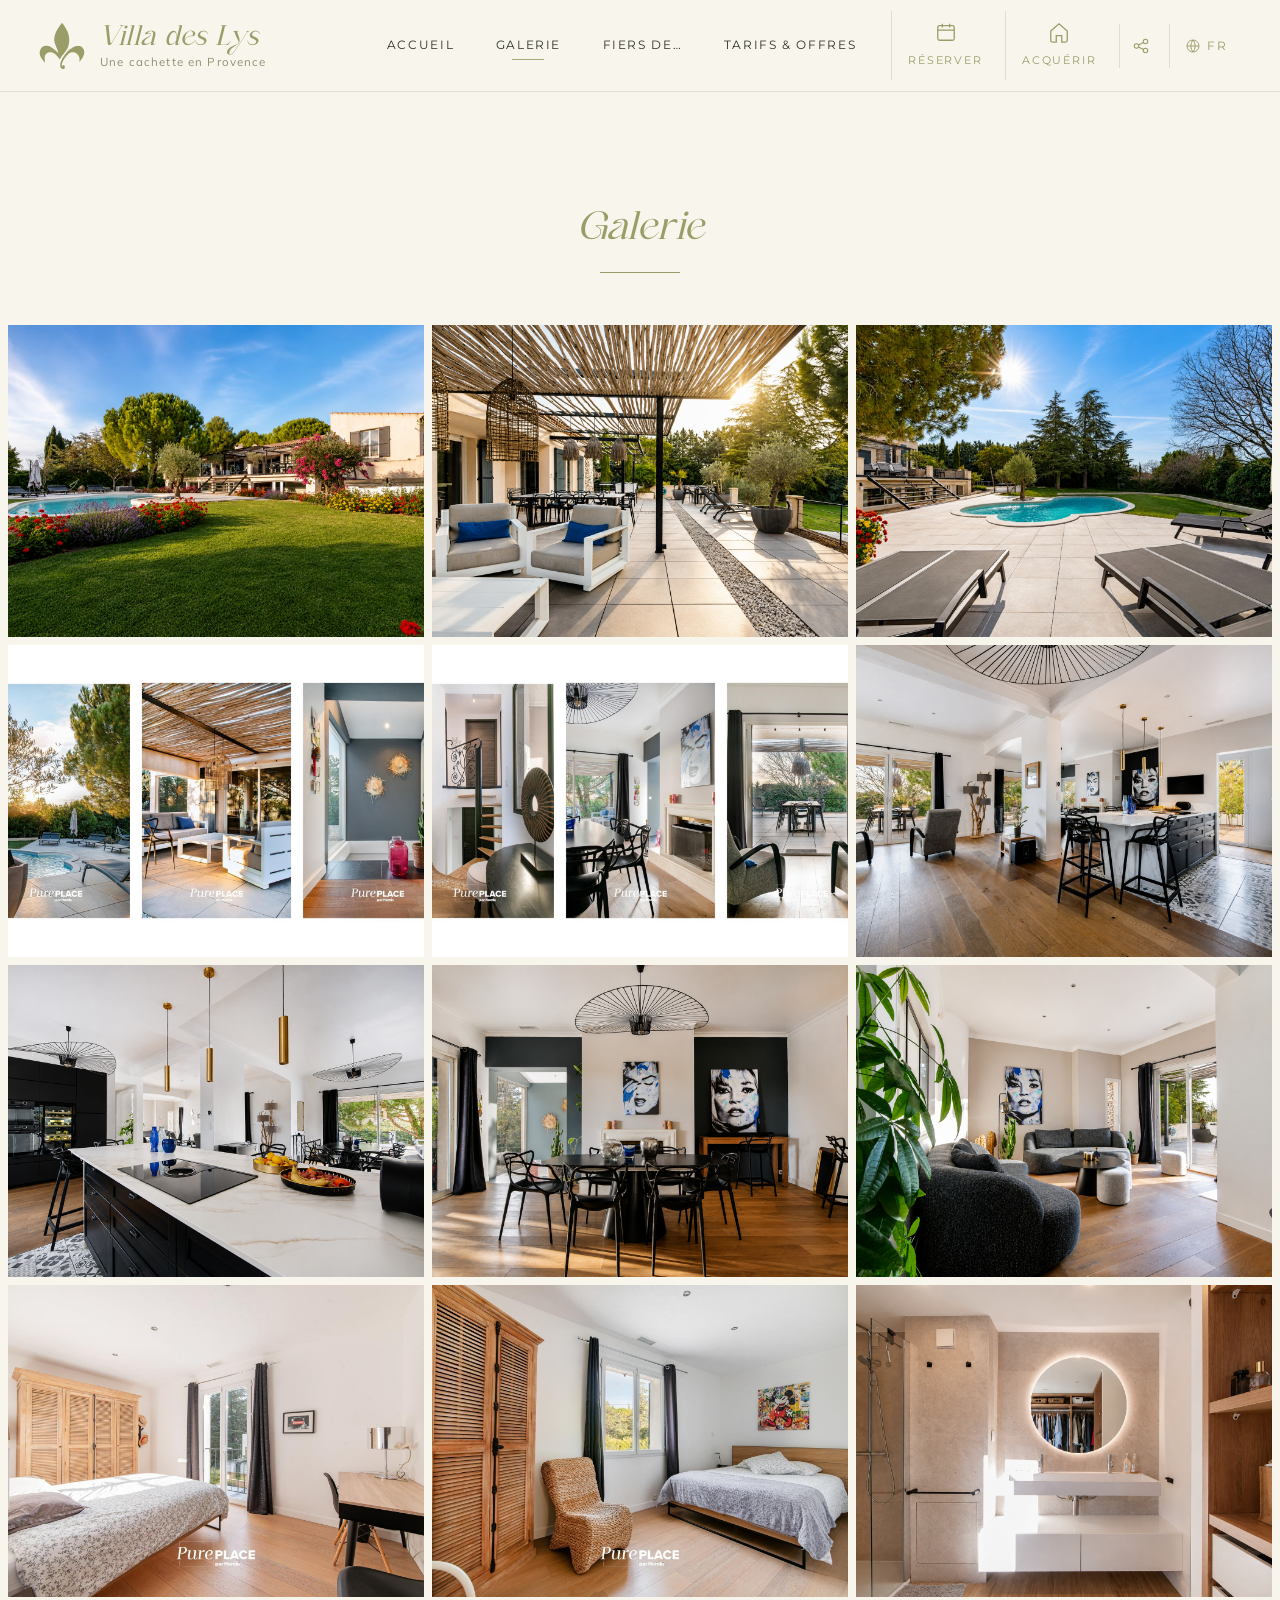
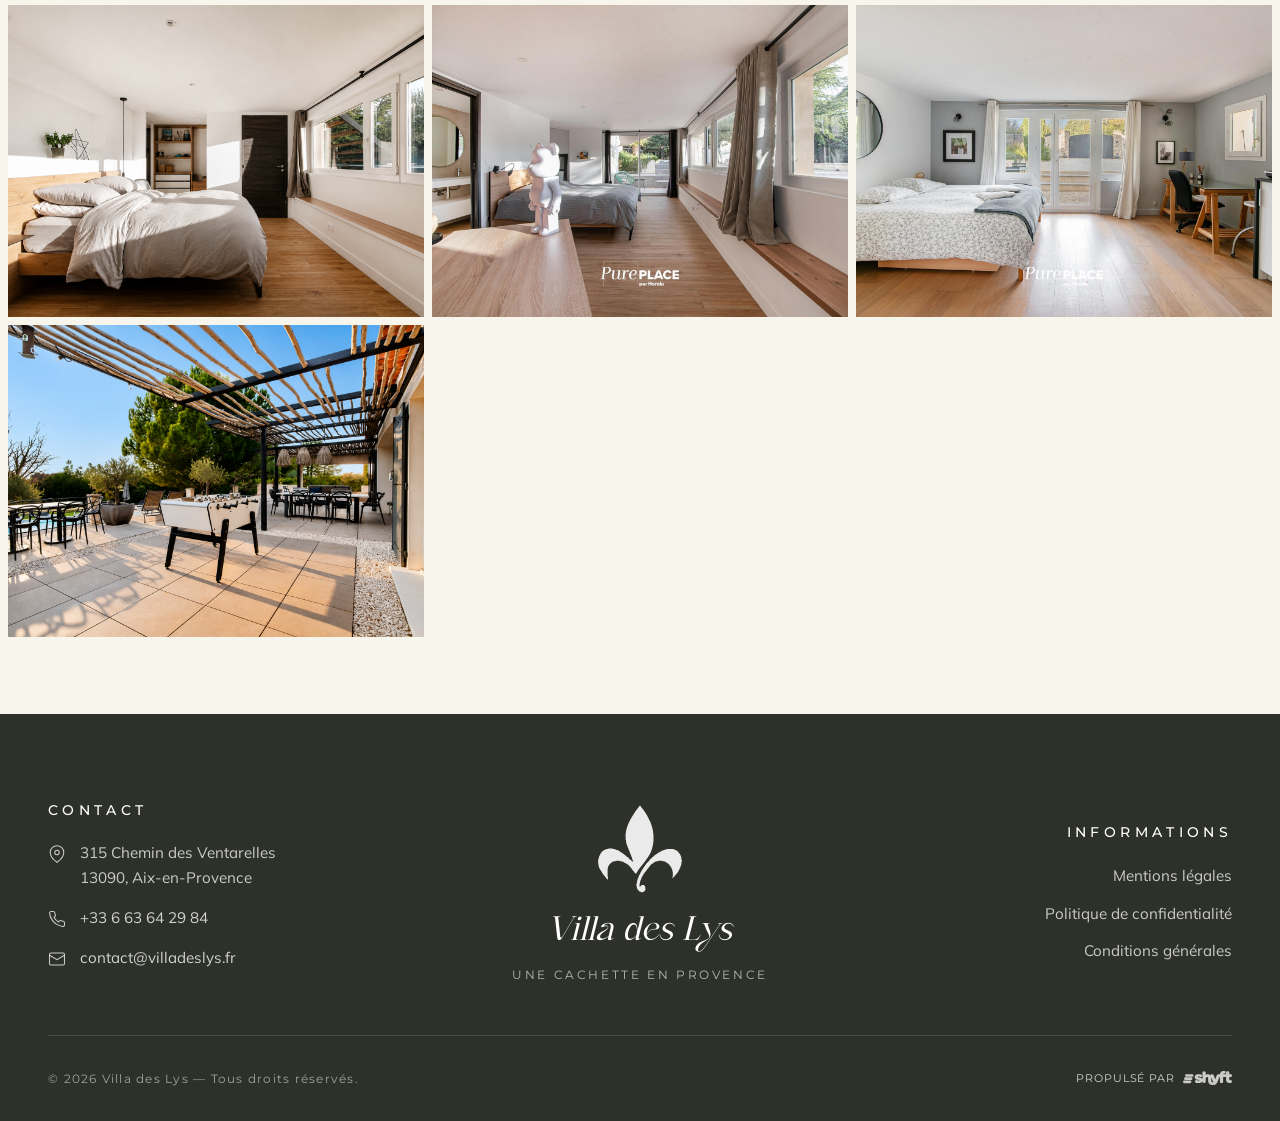
<file: pages/photos.html>
<!doctype html>
<html lang="fr">
<head>
  <meta charset="utf-8" />
  <meta name="viewport" content="width=device-width, initial-scale=1" />
  <title>Photos Villa des Lys — Villa de prestige Puyricard, Aix-en-Provence</title>
  <meta name="description" content="Découvrez en images la Villa des Lys : piscine au sel, terrasses, jardins provençaux, intérieurs rénovés. Villa de luxe à Puyricard, 10 min d'Aix-en-Provence." />
  <meta name="robots" content="index, follow" />
  <link rel="canonical" href="https://lavilladeslys.fr/pages/photos.html" />
  <link rel="alternate" hreflang="fr" href="https://lavilladeslys.fr/pages/photos.html" />
  <link rel="alternate" hreflang="en" href="https://lavilladeslys.fr/en/photos.html" />
  <link rel="alternate" hreflang="x-default" href="https://lavilladeslys.fr/pages/photos.html" />

  <!-- Open Graph -->
  <meta property="og:type" content="website" />
  <meta property="og:title" content="Photos Villa des Lys — Villa de prestige Puyricard, Aix-en-Provence" />
  <meta property="og:description" content="Piscine au sel, terrasses, jardins provençaux, intérieurs rénovés. Villa de luxe à Puyricard, 10 min d'Aix-en-Provence." />
  <meta property="og:image" content="https://lavilladeslys.fr/assets/images/villa-jardin.jpg" />
  <meta property="og:url" content="https://lavilladeslys.fr/pages/photos.html" />
  <meta property="og:locale" content="fr_FR" />

  <link rel="preconnect" href="https://fonts.googleapis.com" />
  <link rel="preconnect" href="https://fonts.gstatic.com" crossorigin />
  <link rel="stylesheet" href="https://fonts.googleapis.com/css2?family=Abhaya+Libre:wght@400;500;600;700&family=Mulish:wght@300;400;500;600;700&family=Montserrat:wght@400;500;600;700&display=swap" />
  <link rel="stylesheet" href="../assets/css/style.css" />
  <link rel="icon" href="../assets/images/logo.svg" type="image/svg+xml" />
</head>
<body class="page-photos">

  <header class="site-header">
    <div class="site-header__inner">
      <a href="../index.html" class="site-header__brand-link" aria-label="Villa des Lys — Accueil">
        <span class="brand-logo" aria-hidden="true"></span>
        <span class="site-header__brand-text">
          <span class="site-header__brand-name">Villa des Lys</span>
          <span class="site-header__brand-tagline">Une cachette en Provence</span>
        </span>
      </a>
      <nav class="site-nav" aria-label="Navigation principale">
        <a href="../index.html">Accueil</a>
        <a href="photos.html" class="is-active">Galerie</a>
        <a href="fiers-de.html">Fiers de…</a>
        <a href="tarifs.html">Tarifs &amp; offres</a>
      </nav>
      <div class="site-header__actions">
        <a href="#reserver" class="header-action" aria-label="Réserver un séjour">
          <svg viewBox="0 0 24 24" aria-hidden="true"><rect x="3" y="5" width="18" height="16" rx="2"/><path d="M3 10h18M8 3v4M16 3v4"/></svg>
          <span>Réserver</span>
        </a>
        <a href="acquerir.html" class="header-action" aria-label="Acquérir la villa">
          <svg viewBox="0 0 24 24" aria-hidden="true"><path d="M3 11l9-8 9 8v10a2 2 0 0 1-2 2h-4v-7h-6v7H5a2 2 0 0 1-2-2z"/></svg>
          <span>Acquérir</span>
        </a>
        <button class="header-icon-btn" aria-label="Partager">
          <svg viewBox="0 0 24 24" aria-hidden="true"><circle cx="6" cy="12" r="3"/><circle cx="18" cy="6" r="3"/><circle cx="18" cy="18" r="3"/><path d="M8.6 10.6l6.8-3.2M8.6 13.4l6.8 3.2"/></svg>
        </button>
        <div class="header-lang" data-lang-current="fr">
          <button type="button" class="header-lang__btn" aria-haspopup="menu" aria-expanded="false" aria-label="Changer de langue">
            <svg viewBox="0 0 24 24" aria-hidden="true"><circle cx="12" cy="12" r="9"/><path d="M3 12h18M12 3a14 14 0 0 1 0 18M12 3a14 14 0 0 0 0 18"/></svg>
            <span class="header-lang__label">FR</span>
          </button>
          <ul class="header-lang__menu" role="menu">
            <li role="none"><a role="menuitem" href="photos.html" hreflang="fr" class="is-active" aria-current="true">FR · Français</a></li>
            <li role="none"><a role="menuitem" href="../en/photos.html" hreflang="en">EN · English</a></li>
          </ul>
        </div>
      </div>
      <button class="menu-toggle" aria-label="Ouvrir le menu" aria-expanded="false">
        <span></span><span></span><span></span>
      </button>
    </div>
  </header>

  <nav class="mobile-menu" aria-label="Navigation mobile">
    <a href="../index.html">Accueil</a>
    <a href="photos.html">Galerie</a>
    <a href="fiers-de.html">Fiers de…</a>
    <a href="tarifs.html">Tarifs &amp; offres</a>
    <a href="#reserver" class="btn">Réserver</a>
    <a href="acquerir.html" class="btn">Acquérir la Villa</a>
  </nav>

  <main class="has-fixed-header">

    <section class="gallery-page">
      <div class="gallery-page__title">
        <h1>
          <span class="sr-only">Photos de la Villa des Lys — Villa et maison de prestige à Puyricard, Aix-en-Provence : </span>
          Galerie
        </h1>
        <span class="gallery-page__title-divider" aria-hidden="true"></span>
      </div>
      <div class="gallery-page__grid">
        <a class="gallery__item"><img src="../assets/images/villa-jardin.jpg" alt="Villa des Lys et son jardin provençal — location villa luxe Puyricard Aix-en-Provence"></a>
        <a class="gallery__item"><img src="../assets/images/terrasse-pergola.jpg" alt="Terrasse ombragée sous pergola — Villa des Lys Puyricard"></a>
        <a class="gallery__item"><img src="../assets/images/piscine.jpg" alt="Piscine au sel et terrasse de la Villa des Lys — location vacances Provence"></a>
        <a class="gallery__item"><img src="../assets/images/triptyque-exterieur.jpg" alt="Vue extérieure de la Villa des Lys — terrasse, jardin, piscine, Puyricard"></a>
        <a class="gallery__item"><img src="../assets/images/triptyque-interieur.jpg" alt="Intérieur rénové de la Villa des Lys — salon, cuisine, suites, Aix-en-Provence"></a>
        <a class="gallery__item"><img src="../assets/images/salon-cuisine.jpg" alt="Cuisine ouverte rénovée — Villa des Lys Puyricard Aix-en-Provence"></a>
        <a class="gallery__item"><img src="../assets/images/cuisine.jpg" alt="Cuisine ouverte rénovée — Villa des Lys Puyricard Aix-en-Provence"></a>
        <a class="gallery__item"><img src="../assets/images/salle-a-manger.jpg" alt="Salle à manger lumineuse — Villa des Lys, Aix-en-Provence"></a>
        <a class="gallery__item"><img src="../assets/images/salon.jpg" alt="Salon de la Villa des Lys — location villa luxe Puyricard"></a>
        <a class="gallery__item"><img src="../assets/images/chambre-armoire.jpg" alt="Suite avec armoire — chambre Villa des Lys, Puyricard Aix-en-Provence"></a>
        <a class="gallery__item"><img src="../assets/images/chambre-mickey.jpg" alt="Chambre rénovée de la Villa des Lys — Puyricard Aix-en-Provence"></a>
        <a class="gallery__item"><img src="../assets/images/salle-de-bain.jpg" alt="Salle de bain moderne — Villa des Lys, Puyricard"></a>
        <a class="gallery__item"><img src="../assets/images/studio-bois.jpg" alt="Studio indépendant en bois — Villa des Lys, Aix-en-Provence"></a>
        <a class="gallery__item"><img src="../assets/images/studio-bearbrick.jpg" alt="Studio indépendant — Villa des Lys, Puyricard Aix-en-Provence"></a>
        <a class="gallery__item"><img src="../assets/images/studio-independant.jpg" alt="Studio indépendant de la Villa des Lys — Puyricard"></a>
        <a class="gallery__item"><img src="../assets/images/terrasse-babyfoot.jpg" alt="Terrasse avec babyfoot — Villa des Lys, location vacances Provence"></a>
      </div>
    </section>

  </main>

  <footer class="site-footer">
    <div class="container">
      <div class="site-footer__inner">
        <div class="site-footer__contact">
          <h5>Contact</h5>
          <div class="site-footer__contact-item">
            <svg viewBox="0 0 24 24" aria-hidden="true"><path d="M21 10c0 7-9 13-9 13s-9-6-9-13a9 9 0 0 1 18 0z"/><circle cx="12" cy="10" r="3"/></svg>
            <span>315 Chemin des Ventarelles<br/>13090, Aix-en-Provence</span>
          </div>
          <div class="site-footer__contact-item">
            <svg viewBox="0 0 24 24" aria-hidden="true"><path d="M22 16.92v3a2 2 0 0 1-2.18 2 19.79 19.79 0 0 1-8.63-3.07 19.5 19.5 0 0 1-6-6 19.79 19.79 0 0 1-3.07-8.67A2 2 0 0 1 4.11 2h3a2 2 0 0 1 2 1.72 12.84 12.84 0 0 0 .7 2.81 2 2 0 0 1-.45 2.11L8.09 9.91a16 16 0 0 0 6 6l1.27-1.27a2 2 0 0 1 2.11-.45 12.84 12.84 0 0 0 2.81.7A2 2 0 0 1 22 16.92z"/></svg>
            <a href="tel:+33663642984">+33 6 63 64 29 84 </a>
          </div>
          <div class="site-footer__contact-item">
            <svg viewBox="0 0 24 24" aria-hidden="true"><rect x="2" y="4" width="20" height="16" rx="2"/><polyline points="2,7 12,13 22,7"/></svg>
            <a href="mailto:contact@villadeslys.fr">contact@villadeslys.fr</a>
          </div>
        </div>
        <div class="site-footer__center">
          <span class="brand-logo" aria-hidden="true"></span>
          <h4>Villa des Lys</h4>
          <span class="tagline">Une cachette en Provence</span>
        </div>
        <div class="site-footer__info">
          <h5>Informations</h5>
          <ul>
            <li><a href="#">Mentions légales</a></li>
            <li><a href="#">Politique de confidentialité</a></li>
            <li><a href="#">Conditions générales</a></li>
          </ul>
        </div>
      </div>
      <div class="site-footer__bottom">
        <span>© <span id="year"></span> Villa des Lys — Tous droits réservés.</span>
        <a class="site-footer__credit" href="https://shyft.fr" target="_blank" rel="noopener" aria-label="Réalisé par shyft">Propulsé par <img src="../assets/images/shyft.svg" alt="shyft"/></a>
      </div>
    </div>
  </footer>

  <!-- Booking modal -->
  <div class="booking-modal" id="booking-modal" aria-hidden="true">
    <div class="booking-modal__overlay" data-close-booking></div>
    <div class="booking-modal__card" role="dialog" aria-modal="true" aria-labelledby="booking-title">
      <button class="booking-modal__close" data-close-booking aria-label="Fermer">×</button>
      <div class="booking-card__header">
        <svg viewBox="0 0 24 24" aria-hidden="true"><rect x="3" y="5" width="18" height="16" rx="2"/><path d="M3 10h18M8 3v4M16 3v4"/></svg>
        <h2 id="booking-title">Réservation</h2>
      </div>
      <span class="hero-card__divider" aria-hidden="true" style="margin: 0 0 1.6rem;"></span>
      <div class="vdl-cal" data-vdl-calendar data-input-in="modal-arrivee" data-input-out="modal-depart"></div>
      <form class="booking-widget" onsubmit="event.preventDefault(); window.location='tel:+33603896940';">
        <div class="booking-widget__field booking-widget__field--date">
          <label for="modal-arrivee">Date d'arrivée</label>
          <input type="date" id="modal-arrivee" required />
        </div>
        <div class="booking-widget__field booking-widget__field--date">
          <label for="modal-depart">Date de départ</label>
          <input type="date" id="modal-depart" required />
        </div>
        <div class="booking-widget__field">
          <label for="modal-adultes">Adultes</label>
          <select id="modal-adultes">
            <option>1</option><option selected>2</option><option>3</option><option>4</option>
            <option>5</option><option>6</option><option>7</option><option>8</option>
          </select>
        </div>
        <div class="booking-widget__field">
          <label for="modal-promo">Code promo</label>
          <input type="text" id="modal-promo" placeholder="Optionnel" />
        </div>
        <div class="full">
          <button type="submit" class="btn btn--olive" style="width: 100%;">Vérifier les disponibilités</button>
        </div>
      </form>
      <p style="margin-top: 1.6rem; font-size: 0.85rem; color: var(--color-muted); text-align: center;">
        Notre conciergerie revient vers vous sous 24 h pour confirmer la disponibilité et organiser votre arrivée.
      </p>
    </div>
  </div>

  <script src="../assets/js/main.js" defer></script>
  <script src="../assets/js/calendar.js" defer></script>
</body>
</html>
</file>
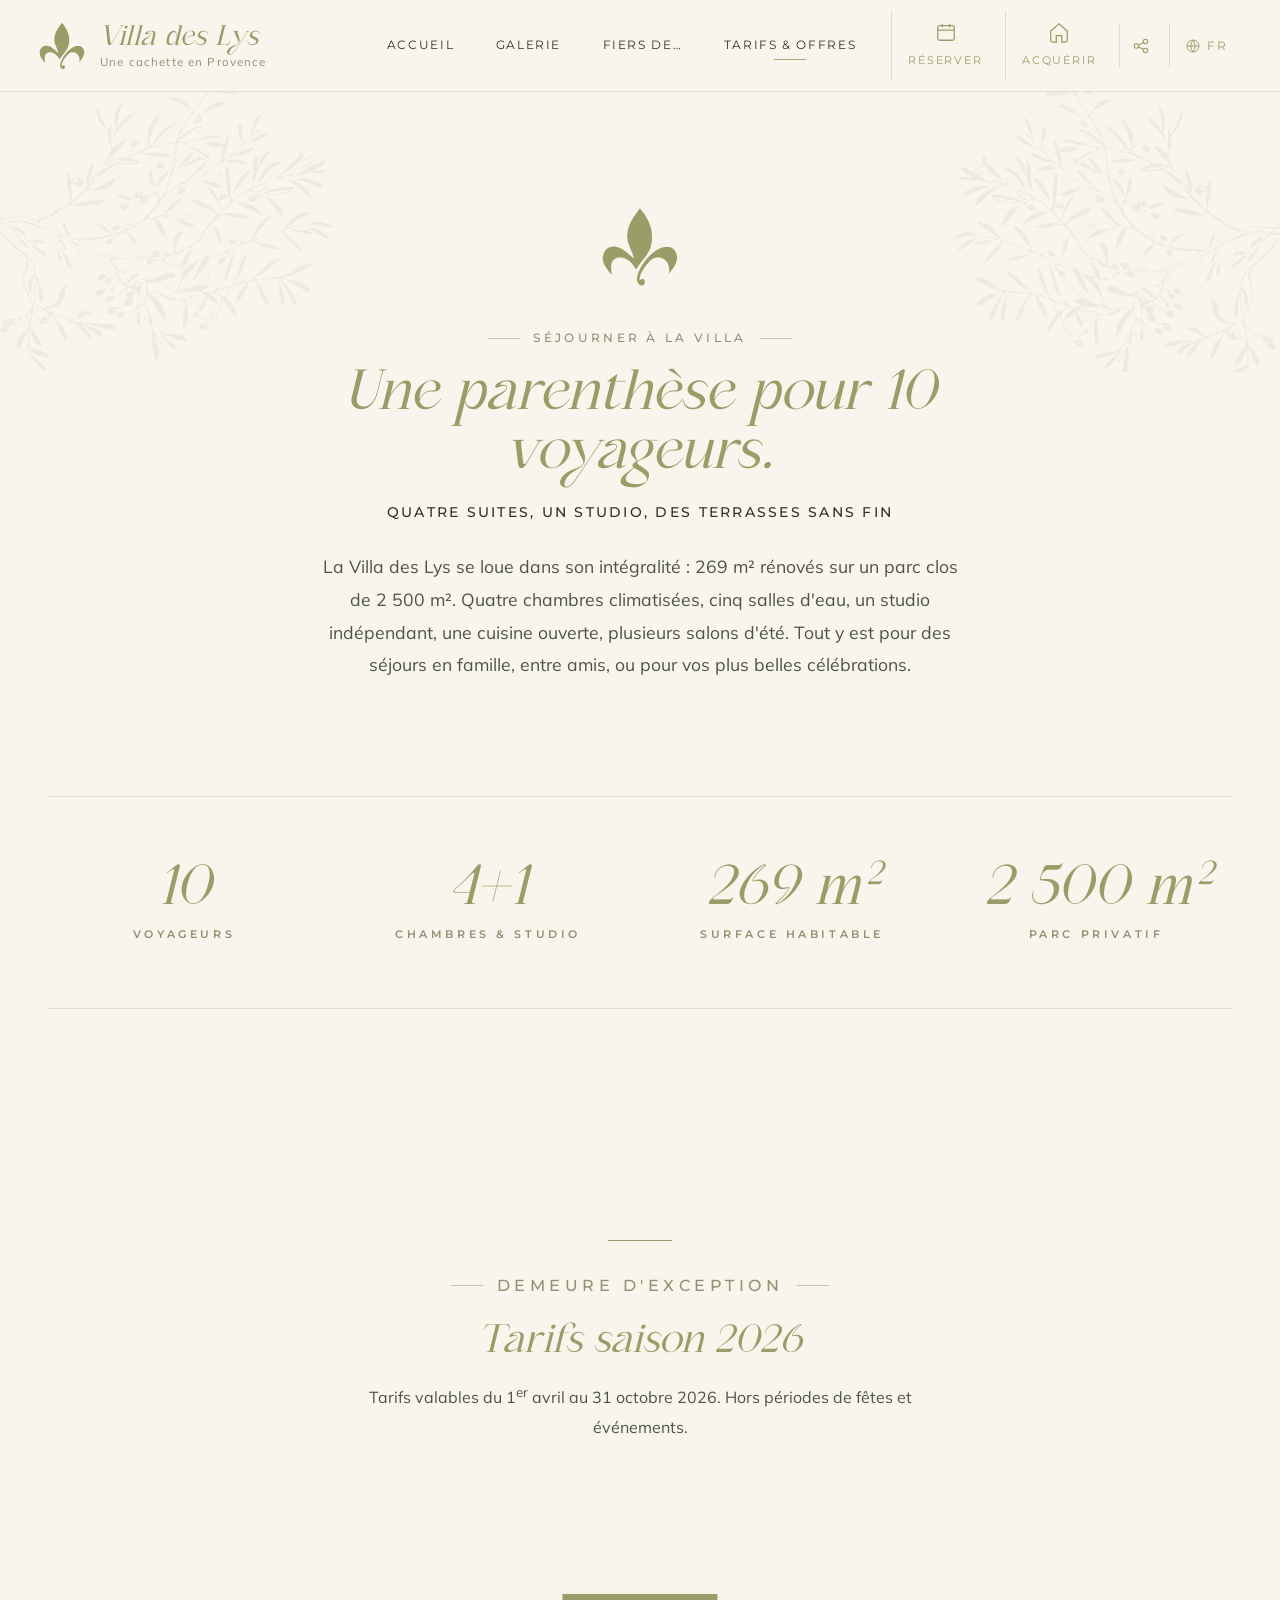
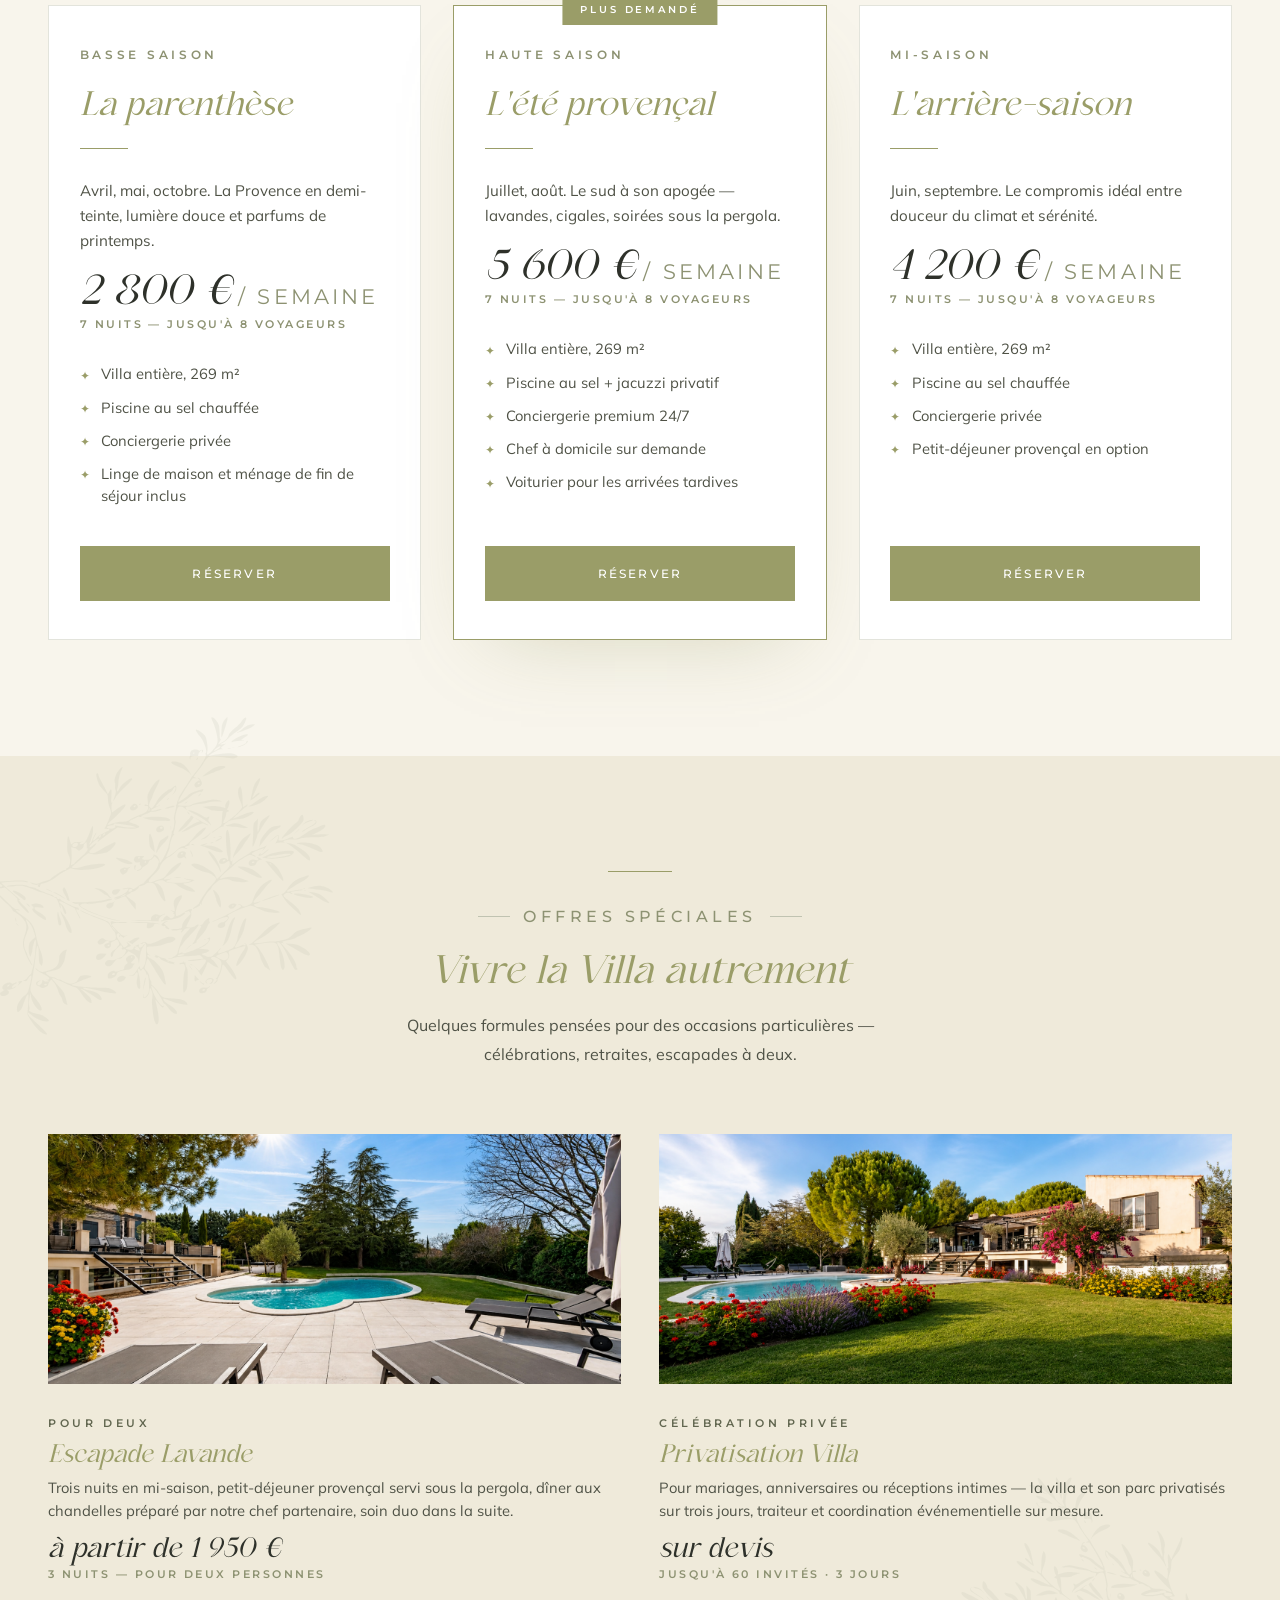
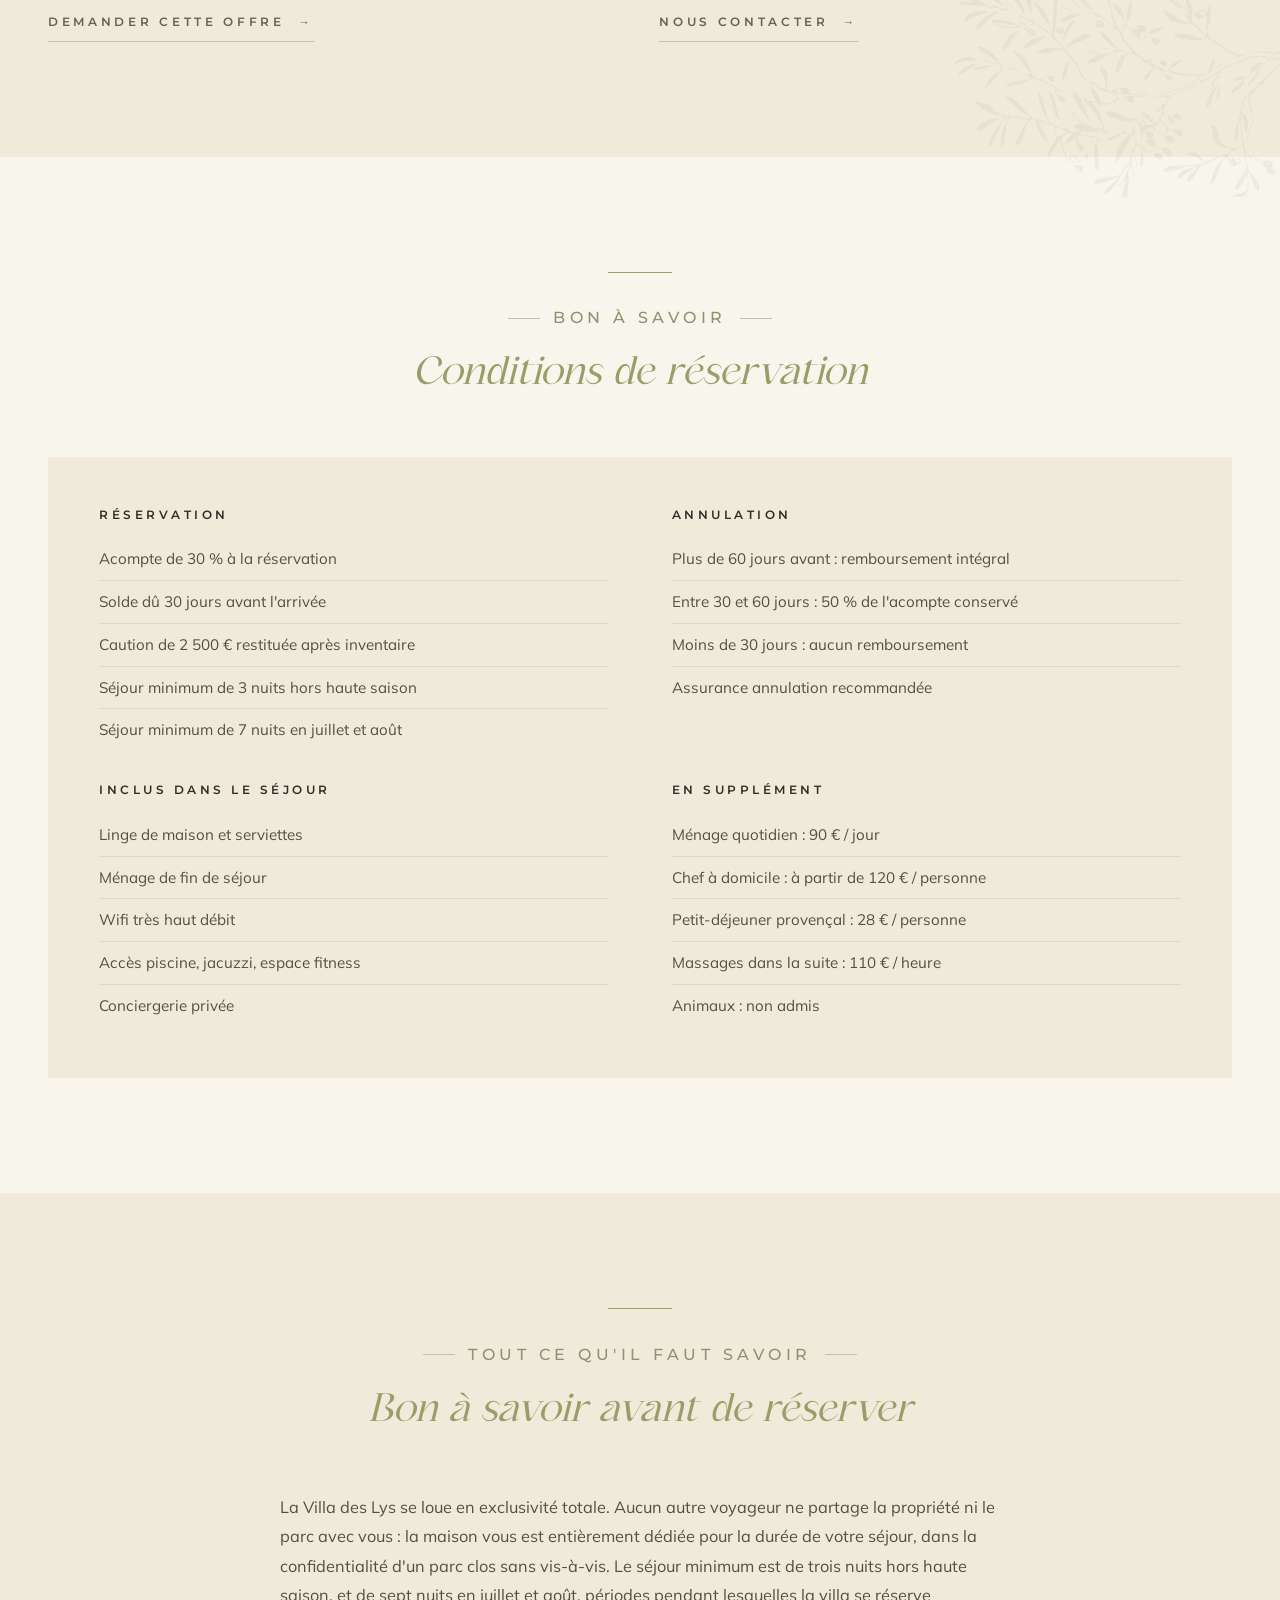
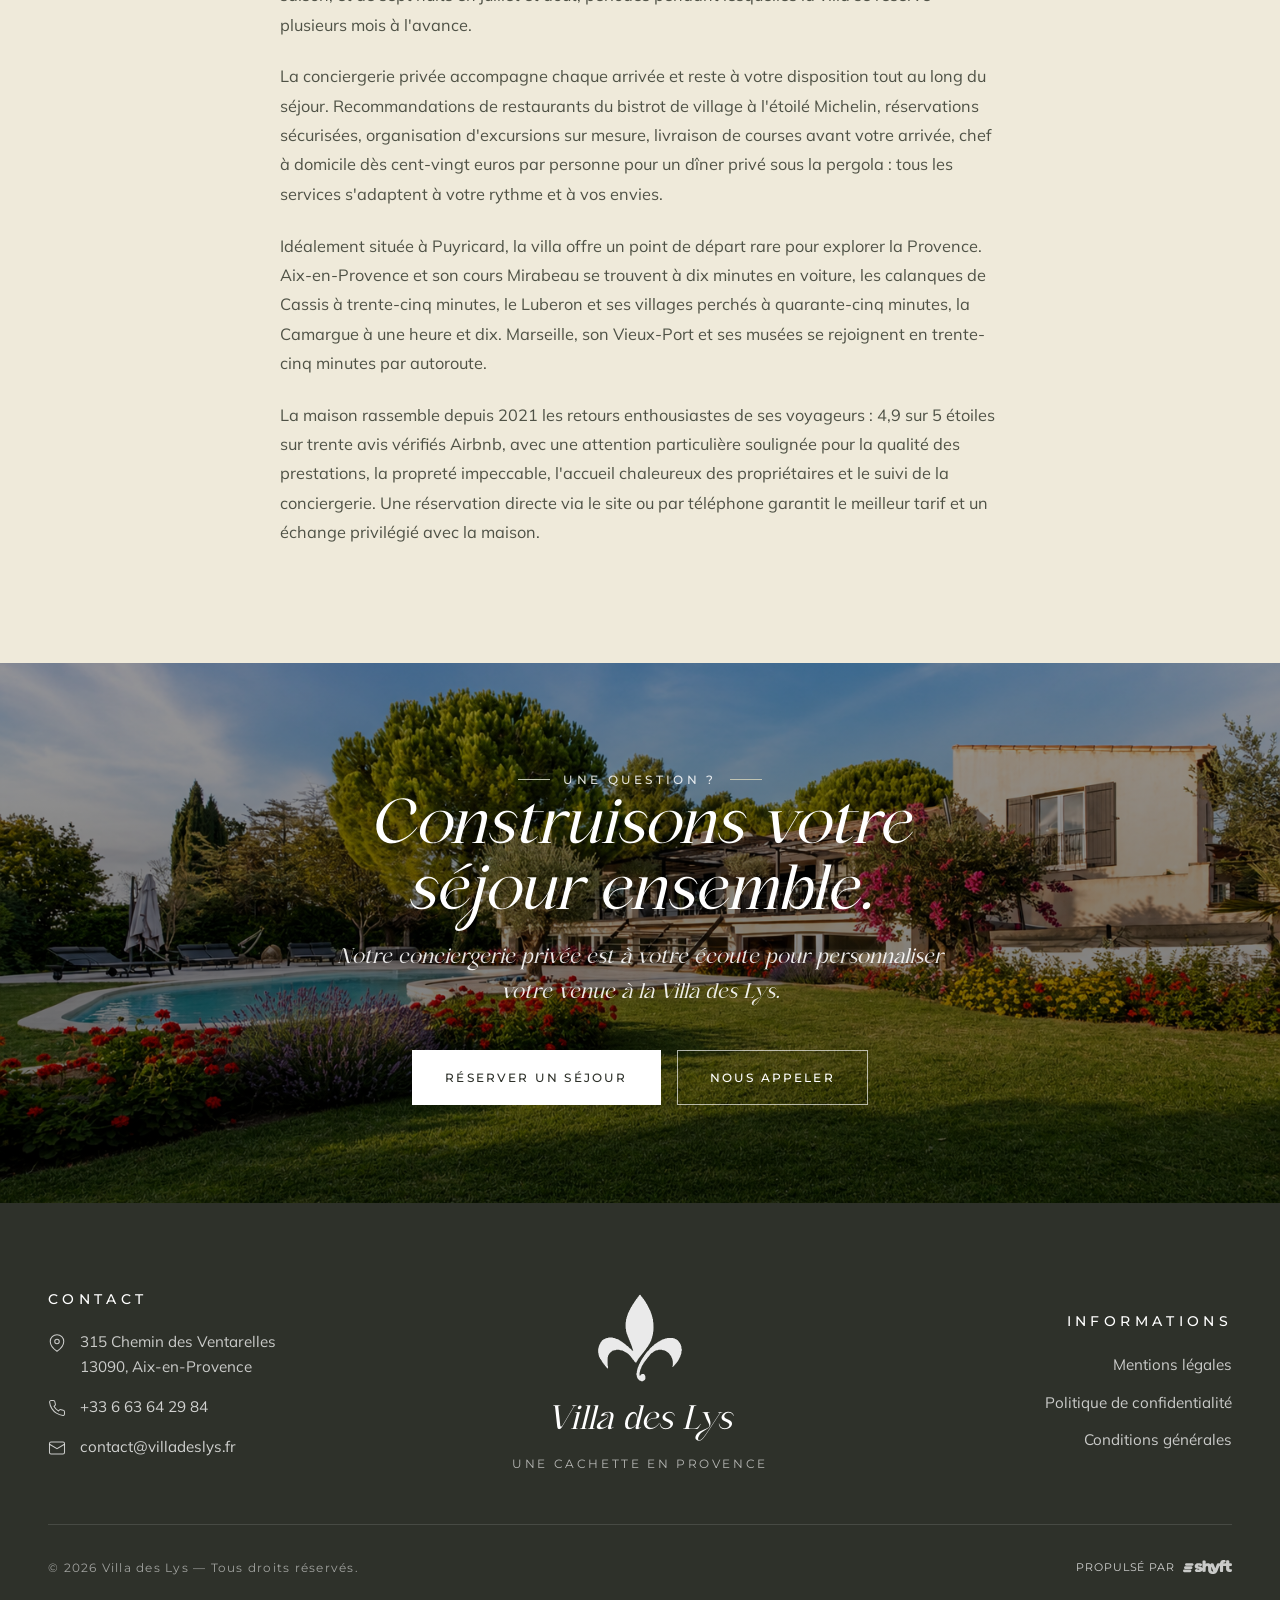
<file: pages/tarifs.html>
<!doctype html>
<html lang="fr">
<head>
  <meta charset="utf-8" />
  <meta name="viewport" content="width=device-width, initial-scale=1" />
  <title>Tarifs location Villa des Lys — À partir de 2 800 €/semaine | Aix-en-Provence</title>
  <meta name="description" content="Tarifs saison 2026 : basse saison dès 2 800 €/semaine, haute saison 5 600 €. Villa entière, 8 voyageurs, piscine au sel, conciergerie privée. Réservation directe." />
  <meta name="robots" content="index, follow" />
  <link rel="canonical" href="https://lavilladeslys.fr/pages/tarifs.html" />
  <link rel="alternate" hreflang="fr" href="https://lavilladeslys.fr/pages/tarifs.html" />
  <link rel="alternate" hreflang="en" href="https://lavilladeslys.fr/en/tarifs.html" />
  <link rel="alternate" hreflang="x-default" href="https://lavilladeslys.fr/pages/tarifs.html" />

  <!-- Open Graph -->
  <meta property="og:type" content="website" />
  <meta property="og:title" content="Tarifs location Villa des Lys — À partir de 2 800 €/semaine" />
  <meta property="og:description" content="Tarifs saison 2026 : basse saison dès 2 800 €/semaine, haute saison 5 600 €. Villa entière, 8 voyageurs, piscine au sel, conciergerie privée." />
  <meta property="og:image" content="https://lavilladeslys.fr/assets/images/villa-jardin.jpg" />
  <meta property="og:url" content="https://lavilladeslys.fr/pages/tarifs.html" />
  <meta property="og:locale" content="fr_FR" />

  <link rel="preconnect" href="https://fonts.googleapis.com" />
  <link rel="preconnect" href="https://fonts.gstatic.com" crossorigin />
  <link rel="stylesheet" href="https://fonts.googleapis.com/css2?family=Abhaya+Libre:wght@400;500;600;700&family=Mulish:wght@300;400;500;600;700&family=Montserrat:wght@400;500;600;700&display=swap" />
  <link rel="stylesheet" href="../assets/css/style.css" />
  <link rel="icon" href="../assets/images/logo.svg" type="image/svg+xml" />
</head>
<body class="page-tarifs">

  <header class="site-header">
    <div class="site-header__inner">
      <a href="../index.html" class="site-header__brand-link" aria-label="Villa des Lys — Accueil">
        <span class="brand-logo" aria-hidden="true"></span>
        <span class="site-header__brand-text">
          <span class="site-header__brand-name">Villa des Lys</span>
          <span class="site-header__brand-tagline">Une cachette en Provence</span>
        </span>
      </a>
      <nav class="site-nav" aria-label="Navigation principale">
        <a href="../index.html">Accueil</a>
        <a href="photos.html">Galerie</a>
        <a href="fiers-de.html">Fiers de…</a>
        <a href="tarifs.html" class="is-active">Tarifs &amp; offres</a>
      </nav>
      <div class="site-header__actions">
        <a href="#reserver" class="header-action" aria-label="Réserver un séjour">
          <svg viewBox="0 0 24 24" aria-hidden="true"><rect x="3" y="5" width="18" height="16" rx="2"/><path d="M3 10h18M8 3v4M16 3v4"/></svg>
          <span>Réserver</span>
        </a>
        <a href="acquerir.html" class="header-action" aria-label="Acquérir la villa">
          <svg viewBox="0 0 24 24" aria-hidden="true"><path d="M3 11l9-8 9 8v10a2 2 0 0 1-2 2h-4v-7h-6v7H5a2 2 0 0 1-2-2z"/></svg>
          <span>Acquérir</span>
        </a>
        <button class="header-icon-btn" aria-label="Partager">
          <svg viewBox="0 0 24 24" aria-hidden="true"><circle cx="6" cy="12" r="3"/><circle cx="18" cy="6" r="3"/><circle cx="18" cy="18" r="3"/><path d="M8.6 10.6l6.8-3.2M8.6 13.4l6.8 3.2"/></svg>
        </button>
        <div class="header-lang" data-lang-current="fr">
          <button type="button" class="header-lang__btn" aria-haspopup="menu" aria-expanded="false" aria-label="Changer de langue">
            <svg viewBox="0 0 24 24" aria-hidden="true"><circle cx="12" cy="12" r="9"/><path d="M3 12h18M12 3a14 14 0 0 1 0 18M12 3a14 14 0 0 0 0 18"/></svg>
            <span class="header-lang__label">FR</span>
          </button>
          <ul class="header-lang__menu" role="menu">
            <li role="none"><a role="menuitem" href="tarifs.html" hreflang="fr" class="is-active" aria-current="true">FR · Français</a></li>
            <li role="none"><a role="menuitem" href="../en/tarifs.html" hreflang="en">EN · English</a></li>
          </ul>
        </div>
      </div>
      <button class="menu-toggle" aria-label="Ouvrir le menu" aria-expanded="false">
        <span></span><span></span><span></span>
      </button>
    </div>
  </header>

  <nav class="mobile-menu" aria-label="Navigation mobile">
    <a href="../index.html">Accueil</a>
    <a href="photos.html">Nos photos</a>
    <a href="fiers-de.html">Fiers de…</a>
    <a href="tarifs.html">Tarifs &amp; offres</a>
    <a href="#reserver" class="btn">Réserver</a>
    <a href="acquerir.html" class="btn">Acquérir la Villa</a>
  </nav>

  <main class="has-fixed-header">

    <h1 class="sr-only">Tarifs location Villa des Lys — Maison de luxe à Puyricard, Aix-en-Provence — Saison 2026</h1>

    <!-- Intro / présentation séjour (déplacé depuis l'ancienne page Réserver) -->
    <section class="intro-strip section">
      <div class="container">
        <span class="olive-deco olive-deco--top-left" aria-hidden="true"></span>
        <span class="olive-deco olive-deco--top-right" aria-hidden="true"></span>
        <span class="brand-logo intro-strip__logo" aria-hidden="true"></span>
        <span class="eyebrow center">Séjourner à la Villa</span>
        <h2 class="intro-strip__title reveal">Une parenthèse pour 10 voyageurs.</h2>
        <p class="kicker intro-strip__sub reveal">Quatre suites, un studio, des terrasses sans fin</p>
        <p class="intro-strip__text reveal reveal--delay-1">
          La Villa des Lys se loue dans son intégralité : 269 m² rénovés sur un parc clos de 2 500 m². Quatre chambres climatisées, cinq salles d'eau, un studio indépendant, une cuisine ouverte, plusieurs salons d'été. Tout y est pour des séjours en famille, entre amis, ou pour vos plus belles célébrations.
        </p>
      </div>
    </section>

    <!-- Facts (déplacés depuis l'ancienne page Réserver) -->
    <section class="section" style="padding-top: 0;">
      <div class="container">
        <div class="facts">
          <div class="fact"><div class="fact__number">10</div><div class="fact__label">Voyageurs</div></div>
          <div class="fact"><div class="fact__number">4+1</div><div class="fact__label">Chambres &amp; studio</div></div>
          <div class="fact"><div class="fact__number">269 m²</div><div class="fact__label">Surface habitable</div></div>
          <div class="fact"><div class="fact__number">2 500 m²</div><div class="fact__label">Parc privatif</div></div>
        </div>
      </div>
    </section>

    <!-- Page intro tarifs -->
    <section class="section" style="padding-bottom: 3rem;">
      <div class="container">
        <div class="section-head">
          <span class="eyebrow center">Demeure d'exception</span>
          <h2>Tarifs saison 2026</h2>
          <p>Tarifs valables du 1<sup>er</sup> avril au 31 octobre 2026. Hors périodes de fêtes et événements.</p>
        </div>
      </div>
    </section>

    <!-- Pricing grid -->
    <section class="section" style="padding-top: 0;" id="tarifs">
      <div class="container">
        <div class="pricing-grid">
          <article class="pricing-card reveal">
            <span class="pricing-card__season">Basse saison</span>
            <h3 class="pricing-card__title">La parenthèse</h3>
            <span class="pricing-card__divider" aria-hidden="true"></span>
            <p class="pricing-card__desc">Avril, mai, octobre. La Provence en demi-teinte, lumière douce et parfums de printemps.</p>
            <div>
              <div class="pricing-card__price">2 800 €<small>/ semaine</small></div>
              <p class="pricing-card__period">7 nuits — jusqu'à 8 voyageurs</p>
            </div>
            <ul class="pricing-card__features">
              <li>Villa entière, 269 m²</li>
              <li>Piscine au sel chauffée</li>
              <li>Conciergerie privée</li>
              <li>Linge de maison et ménage de fin de séjour inclus</li>
            </ul>
            <div class="pricing-card__cta">
              <a href="#reserver" class="btn btn--olive" style="width: 100%;">Réserver</a>
            </div>
          </article>

          <article class="pricing-card pricing-card--featured reveal reveal--delay-1">
            <span class="pricing-card__season">Haute saison</span>
            <h3 class="pricing-card__title">L'été provençal</h3>
            <span class="pricing-card__divider" aria-hidden="true"></span>
            <p class="pricing-card__desc">Juillet, août. Le sud à son apogée — lavandes, cigales, soirées sous la pergola.</p>
            <div>
              <div class="pricing-card__price">5 600 €<small>/ semaine</small></div>
              <p class="pricing-card__period">7 nuits — jusqu'à 8 voyageurs</p>
            </div>
            <ul class="pricing-card__features">
              <li>Villa entière, 269 m²</li>
              <li>Piscine au sel + jacuzzi privatif</li>
              <li>Conciergerie premium 24/7</li>
              <li>Chef à domicile sur demande</li>
              <li>Voiturier pour les arrivées tardives</li>
            </ul>
            <div class="pricing-card__cta">
              <a href="#reserver" class="btn btn--olive" style="width: 100%;">Réserver</a>
            </div>
          </article>

          <article class="pricing-card reveal reveal--delay-2">
            <span class="pricing-card__season">Mi-saison</span>
            <h3 class="pricing-card__title">L'arrière-saison</h3>
            <span class="pricing-card__divider" aria-hidden="true"></span>
            <p class="pricing-card__desc">Juin, septembre. Le compromis idéal entre douceur du climat et sérénité.</p>
            <div>
              <div class="pricing-card__price">4 200 €<small>/ semaine</small></div>
              <p class="pricing-card__period">7 nuits — jusqu'à 8 voyageurs</p>
            </div>
            <ul class="pricing-card__features">
              <li>Villa entière, 269 m²</li>
              <li>Piscine au sel chauffée</li>
              <li>Conciergerie privée</li>
              <li>Petit-déjeuner provençal en option</li>
            </ul>
            <div class="pricing-card__cta">
              <a href="#reserver" class="btn btn--olive" style="width: 100%;">Réserver</a>
            </div>
          </article>
        </div>
      </div>
    </section>

    <!-- Special offers -->
    <section class="section section--mute" id="offres">
      <span class="olive-deco olive-deco--top-left" aria-hidden="true"></span>
      <span class="olive-deco olive-deco--bottom-right" aria-hidden="true"></span>
      <div class="container" style="position: relative; z-index: 2;">
        <div class="section-head">
          <span class="eyebrow center">Offres spéciales</span>
          <h2>Vivre la Villa autrement</h2>
          <p>Quelques formules pensées pour des occasions particulières — célébrations, retraites, escapades à deux.</p>
        </div>
        <div class="offer-grid">
          <article class="offer-card reveal">
            <div class="offer-card__media">
              <img src="../assets/images/piscine.jpg" alt="Piscine au sel et terrasse de la Villa des Lys — location vacances Provence">
            </div>
            <div class="offer-card__body">
              <span class="offer-card__eyebrow">Pour deux</span>
              <h3 class="offer-card__title">Escapade Lavande</h3>
              <p class="offer-card__text">Trois nuits en mi-saison, petit-déjeuner provençal servi sous la pergola, dîner aux chandelles préparé par notre chef partenaire, soin duo dans la suite.</p>
              <p class="pricing-card__price" style="font-size: 1.6rem;">à partir de 1 950 €</p>
              <p class="pricing-card__period" style="margin-bottom: 1.2rem;">3 nuits — pour deux personnes</p>
              <a href="#reserver" class="btn-link">Demander cette offre</a>
            </div>
          </article>

          <article class="offer-card reveal reveal--delay-1">
            <div class="offer-card__media">
              <img src="../assets/images/villa-jardin.jpg" alt="Villa des Lys et son jardin provençal — location villa luxe Puyricard Aix-en-Provence">
            </div>
            <div class="offer-card__body">
              <span class="offer-card__eyebrow">Célébration privée</span>
              <h3 class="offer-card__title">Privatisation Villa</h3>
              <p class="offer-card__text">Pour mariages, anniversaires ou réceptions intimes — la villa et son parc privatisés sur trois jours, traiteur et coordination événementielle sur mesure.</p>
              <p class="pricing-card__price" style="font-size: 1.6rem;">sur devis</p>
              <p class="pricing-card__period" style="margin-bottom: 1.2rem;">jusqu'à 60 invités · 3 jours</p>
              <a href="tel:+33603896940" class="btn-link">Nous contacter</a>
            </div>
          </article>
        </div>
      </div>
    </section>

    <!-- Conditions -->
    <section class="section" id="conditions">
      <div class="container">
        <div class="section-head">
          <span class="eyebrow center">Bon à savoir</span>
          <h2>Conditions de réservation</h2>
        </div>
        <div class="conditions-block">
          <div>
            <h4>Réservation</h4>
            <ul>
              <li>Acompte de 30 % à la réservation</li>
              <li>Solde dû 30 jours avant l'arrivée</li>
              <li>Caution de 2 500 € restituée après inventaire</li>
              <li>Séjour minimum de 3 nuits hors haute saison</li>
              <li>Séjour minimum de 7 nuits en juillet et août</li>
            </ul>
          </div>
          <div>
            <h4>Annulation</h4>
            <ul>
              <li>Plus de 60 jours avant : remboursement intégral</li>
              <li>Entre 30 et 60 jours : 50 % de l'acompte conservé</li>
              <li>Moins de 30 jours : aucun remboursement</li>
              <li>Assurance annulation recommandée</li>
            </ul>
          </div>
          <div>
            <h4>Inclus dans le séjour</h4>
            <ul>
              <li>Linge de maison et serviettes</li>
              <li>Ménage de fin de séjour</li>
              <li>Wifi très haut débit</li>
              <li>Accès piscine, jacuzzi, espace fitness</li>
              <li>Conciergerie privée</li>
            </ul>
          </div>
          <div>
            <h4>En supplément</h4>
            <ul>
              <li>Ménage quotidien : 90 € / jour</li>
              <li>Chef à domicile : à partir de 120 € / personne</li>
              <li>Petit-déjeuner provençal : 28 € / personne</li>
              <li>Massages dans la suite : 110 € / heure</li>
              <li>Animaux : non admis</li>
            </ul>
          </div>
        </div>
      </div>
    </section>

    <!-- SEO content (long-form prose) -->
    <section class="section section--seo">
      <div class="container">
        <div class="section-head">
          <span class="eyebrow center">Tout ce qu'il faut savoir</span>
          <h2>Bon à savoir avant de réserver</h2>
        </div>
        <div class="prose-block">
          <p>La Villa des Lys se loue en exclusivité totale. Aucun autre voyageur ne partage la propriété ni le parc avec vous : la maison vous est entièrement dédiée pour la durée de votre séjour, dans la confidentialité d'un parc clos sans vis-à-vis. Le séjour minimum est de trois nuits hors haute saison, et de sept nuits en juillet et août, périodes pendant lesquelles la villa se réserve plusieurs mois à l'avance.</p>
          <p>La conciergerie privée accompagne chaque arrivée et reste à votre disposition tout au long du séjour. Recommandations de restaurants du bistrot de village à l'étoilé Michelin, réservations sécurisées, organisation d'excursions sur mesure, livraison de courses avant votre arrivée, chef à domicile dès cent-vingt euros par personne pour un dîner privé sous la pergola : tous les services s'adaptent à votre rythme et à vos envies.</p>
          <p>Idéalement située à Puyricard, la villa offre un point de départ rare pour explorer la Provence. Aix-en-Provence et son cours Mirabeau se trouvent à dix minutes en voiture, les calanques de Cassis à trente-cinq minutes, le Luberon et ses villages perchés à quarante-cinq minutes, la Camargue à une heure et dix. Marseille, son Vieux-Port et ses musées se rejoignent en trente-cinq minutes par autoroute.</p>
          <p>La maison rassemble depuis 2021 les retours enthousiastes de ses voyageurs : 4,9 sur 5 étoiles sur trente avis vérifiés Airbnb, avec une attention particulière soulignée pour la qualité des prestations, la propreté impeccable, l'accueil chaleureux des propriétaires et le suivi de la conciergerie. Une réservation directe via le site ou par téléphone garantit le meilleur tarif et un échange privilégié avec la maison.</p>
        </div>
      </div>
    </section>


    <!-- Banner CTA -->
    <section class="banner">
      <div class="banner__media">
        <img src="../assets/images/villa-jardin.jpg" alt="Villa des Lys et son jardin provençal — location villa luxe Puyricard Aix-en-Provence" />
      </div>
      <div class="banner__content">
        <span class="eyebrow center" style="color: rgba(255,255,255,0.85);">Une question ?</span>
        <h2>Construisons votre séjour ensemble.</h2>
        <p>Notre conciergerie privée est à votre écoute pour personnaliser votre venue à la Villa des Lys.</p>
        <div class="banner__actions">
          <a href="#reserver" class="btn btn--light">Réserver un séjour</a>
          <a href="tel:+33603896940" class="btn btn--outline-light">Nous appeler</a>
        </div>
      </div>
    </section>

  </main>

  <footer class="site-footer">
    <div class="container">
      <div class="site-footer__inner">
        <div class="site-footer__contact">
          <h5>Contact</h5>
          <div class="site-footer__contact-item">
            <svg viewBox="0 0 24 24" aria-hidden="true"><path d="M21 10c0 7-9 13-9 13s-9-6-9-13a9 9 0 0 1 18 0z"/><circle cx="12" cy="10" r="3"/></svg>
            <span>315 Chemin des Ventarelles<br/>13090, Aix-en-Provence</span>
          </div>
          <div class="site-footer__contact-item">
            <svg viewBox="0 0 24 24" aria-hidden="true"><path d="M22 16.92v3a2 2 0 0 1-2.18 2 19.79 19.79 0 0 1-8.63-3.07 19.5 19.5 0 0 1-6-6 19.79 19.79 0 0 1-3.07-8.67A2 2 0 0 1 4.11 2h3a2 2 0 0 1 2 1.72 12.84 12.84 0 0 0 .7 2.81 2 2 0 0 1-.45 2.11L8.09 9.91a16 16 0 0 0 6 6l1.27-1.27a2 2 0 0 1 2.11-.45 12.84 12.84 0 0 0 2.81.7A2 2 0 0 1 22 16.92z"/></svg>
            <a href="tel:+33663642984">+33 6 63 64 29 84 </a>
          </div>
          <div class="site-footer__contact-item">
            <svg viewBox="0 0 24 24" aria-hidden="true"><rect x="2" y="4" width="20" height="16" rx="2"/><polyline points="2,7 12,13 22,7"/></svg>
            <a href="mailto:contact@villadeslys.fr">contact@villadeslys.fr</a>
          </div>
        </div>
        <div class="site-footer__center">
          <span class="brand-logo" aria-hidden="true"></span>
          <h4>Villa des Lys</h4>
          <span class="tagline">Une cachette en Provence</span>
        </div>
        <div class="site-footer__info">
          <h5>Informations</h5>
          <ul>
            <li><a href="#">Mentions légales</a></li>
            <li><a href="#">Politique de confidentialité</a></li>
            <li><a href="#">Conditions générales</a></li>
          </ul>
        </div>
      </div>
      <div class="site-footer__bottom">
        <span>© <span id="year"></span> Villa des Lys — Tous droits réservés.</span>
        <a class="site-footer__credit" href="https://shyft.fr" target="_blank" rel="noopener" aria-label="Réalisé par shyft">Propulsé par <img src="../assets/images/shyft.svg" alt="shyft"/></a>
      </div>
    </div>
  </footer>

  <!-- Booking modal -->
  <div class="booking-modal" id="booking-modal" aria-hidden="true">
    <div class="booking-modal__overlay" data-close-booking></div>
    <div class="booking-modal__card" role="dialog" aria-modal="true" aria-labelledby="booking-title">
      <button class="booking-modal__close" data-close-booking aria-label="Fermer">×</button>
      <div class="booking-card__header">
        <svg viewBox="0 0 24 24" aria-hidden="true"><rect x="3" y="5" width="18" height="16" rx="2"/><path d="M3 10h18M8 3v4M16 3v4"/></svg>
        <h2 id="booking-title">Réservation</h2>
      </div>
      <span class="hero-card__divider" aria-hidden="true" style="margin: 0 0 1.6rem;"></span>
      <div class="vdl-cal" data-vdl-calendar data-input-in="modal-arrivee" data-input-out="modal-depart"></div>
      <form class="booking-widget" onsubmit="event.preventDefault(); window.location='tel:+33603896940';">
        <div class="booking-widget__field booking-widget__field--date">
          <label for="modal-arrivee">Date d'arrivée</label>
          <input type="date" id="modal-arrivee" required />
        </div>
        <div class="booking-widget__field booking-widget__field--date">
          <label for="modal-depart">Date de départ</label>
          <input type="date" id="modal-depart" required />
        </div>
        <div class="booking-widget__field">
          <label for="modal-adultes">Adultes</label>
          <select id="modal-adultes">
            <option>1</option><option selected>2</option><option>3</option><option>4</option>
            <option>5</option><option>6</option><option>7</option><option>8</option>
          </select>
        </div>
        <div class="booking-widget__field">
          <label for="modal-promo">Code promo</label>
          <input type="text" id="modal-promo" placeholder="Optionnel" />
        </div>
        <div class="full">
          <button type="submit" class="btn btn--olive" style="width: 100%;">Vérifier les disponibilités</button>
        </div>
      </form>
      <p style="margin-top: 1.6rem; font-size: 0.85rem; color: var(--color-muted); text-align: center;">
        Notre conciergerie revient vers vous sous 24 h pour confirmer la disponibilité et organiser votre arrivée.
      </p>
    </div>
  </div>

  <script src="../assets/js/main.js" defer></script>
  <script src="../assets/js/calendar.js" defer></script>
</body>
</html>
</file>
<file: assets/css/style.css>
/* ============================================
   Villa des Lys — design system
   Polices : Kaftan + Mulish + Montserrat
   ============================================ */

@font-face {
  font-family: "kaftan";
  src: url("../fonts/kaftan.otf") format("opentype");
  font-weight: 400;
  font-style: normal;
  font-display: swap;
}

*, *::before, *::after { box-sizing: border-box; margin: 0; padding: 0; }

:root {
  --color-bg: #f8f5ec;
  --color-bg-alt: #efeada;
  --color-bg-mute: #d8d9c4;
  --color-bg-dark: #2e312a;
  --color-ink: #2e312a;
  --color-ink-soft: #4f5246;
  --color-muted: #8d9272;
  --color-olive: #9a9d68;
  --color-olive-deep: #61664f;
  --color-olive-pale: #c0c3b1;
  --color-line: #c0c3b1;
  --color-line-soft: rgba(192, 195, 177, 0.45);

  --font-serif: "kaftan", "Cormorant Garamond", Garamond, "Times New Roman", serif;
  --font-sans: "Mulish", -apple-system, BlinkMacSystemFont, "Helvetica Neue", Arial, sans-serif;
  --font-display: "Montserrat", -apple-system, BlinkMacSystemFont, "Helvetica Neue", Arial, sans-serif;

  --max-width: 1340px;
  --header-height: 92px;
  --ease: cubic-bezier(0.6, 0.05, 0.2, 1);
}

html {
  scroll-behavior: smooth;
  -webkit-font-smoothing: antialiased;
  -moz-osx-font-smoothing: grayscale;
}

body {
  font-family: var(--font-sans);
  font-size: 16px;
  line-height: 1.75;
  color: var(--color-ink);
  background: var(--color-bg);
  overflow-x: hidden;
}

img { max-width: 100%; height: auto; display: block; }
a { color: inherit; text-decoration: none; transition: color 0.3s var(--ease), opacity 0.3s var(--ease); }
button { font-family: inherit; cursor: pointer; border: none; background: none; color: inherit; }

/* ---------- Fullpage scroll snap (only on home, fiers de…, acquérir) ---------- */
html:has(body:is(.page-home, .page-fiers, .page-acquerir)) {
  scroll-snap-type: y mandatory;
}

body:is(.page-home, .page-fiers, .page-acquerir) main > section {
  scroll-snap-align: start;
  scroll-snap-stop: always;
  min-height: 100vh;
  height: 100vh;
}

body:is(.page-home, .page-fiers, .page-acquerir) .site-footer {
  scroll-snap-align: end;
  scroll-snap-stop: always;
}

body:is(.page-home, .page-fiers, .page-acquerir) main > section:is(.section, .intro-strip) {
  display: flex;
  flex-direction: column;
  justify-content: center;
  padding-top: 0;
  padding-bottom: 0;
}

body:is(.page-home, .page-fiers, .page-acquerir) main > section.section:has(.split) { padding: 0; }

body:is(.page-home, .page-fiers, .page-acquerir) main > section.section > .split {
  width: 100%;
  height: 100vh;
}

body:is(.page-home, .page-fiers, .page-acquerir) main > section.section > .split > :is(.split__media, .split__content) {
  min-height: 0;
  height: 100%;
}

/* ---------- Typography ---------- */
h1, h2, h3, h4, h5, h6 {
  font-family: var(--font-serif);
  font-weight: 400;
  line-height: 1.15;
  color: var(--color-olive);
  font-style: italic;
}

h1 { font-size: clamp(28px, 4vw, 36px); }
h2 { font-size: clamp(2rem, 4vw, 3.6rem); }
h3 { font-size: clamp(1.4rem, 2.4vw, 2rem); }
h4 { font-size: clamp(1.1rem, 1.6vw, 1.3rem); }

p { font-size: 1rem; color: var(--color-ink-soft); line-height: 1.85; }
em { font-family: var(--font-serif); font-style: italic; }

.kicker {
  font-family: var(--font-display);
  font-size: 0.88rem;
  letter-spacing: 0.16em;
  text-transform: uppercase;
  font-weight: 500;
  color: var(--color-ink);
  display: block;
}

.eyebrow {
  font-family: var(--font-display);
  font-size: 0.74rem;
  letter-spacing: 0.28em;
  text-transform: uppercase;
  font-weight: 500;
  color: var(--color-muted);
  display: inline-flex;
  align-items: center;
  gap: 0.85rem;
}

.eyebrow.center { justify-content: center; }
.eyebrow.center::before, .eyebrow.center::after {
  content: "";
  width: 32px;
  height: 1px;
  background: var(--color-olive-pale);
}

/* ---------- Layout ---------- */
.container {
  width: 100%;
  max-width: var(--max-width);
  margin: 0 auto;
  padding: 0 clamp(1.25rem, 4vw, 3rem);
}

.section { position: relative; padding: clamp(4rem, 9vw, 8rem) 0; }
.section--mute { background: var(--color-bg-alt); }

/* ---------- Olive branch decorations ---------- */
.olive-deco {
  position: absolute;
  pointer-events: none;
  z-index: 0;
  opacity: 0.18;
  width: 420px;
  height: 320px;
  background-color: currentColor;
  -webkit-mask-repeat: no-repeat;
  mask-repeat: no-repeat;
  -webkit-mask-position: center;
  mask-position: center;
  -webkit-mask-size: contain;
  mask-size: contain;
  color: var(--color-olive-pale);
}

.olive-deco--top-left, .olive-deco--bottom-left, .olive-deco--side-left {
  -webkit-mask-image: url(../images/olive-1.svg);
  mask-image: url(../images/olive-1.svg);
}

.olive-deco--top-right, .olive-deco--bottom-right, .olive-deco--side-right {
  -webkit-mask-image: url(../images/olive-2.svg);
  mask-image: url(../images/olive-2.svg);
}

.olive-deco--top-left { top: -40px; left: -80px; }
.olive-deco--top-right { top: -40px; right: -80px; }
.olive-deco--bottom-left { bottom: -40px; left: -80px; }
.olive-deco--bottom-right { bottom: -40px; right: -80px; }
.olive-deco--side-left  { top: 50%; left: -180px; transform: translateY(-50%); width: 480px; opacity: 0.12; }
.olive-deco--side-right { top: 50%; right: -180px; transform: translateY(-50%); width: 480px; opacity: 0.12; }

/* ---------- Buttons ---------- */
.btn {
  display: inline-flex;
  align-items: center;
  justify-content: center;
  gap: 0.6rem;
  padding: 1rem 2rem;
  font-family: var(--font-display);
  font-size: 0.76rem;
  letter-spacing: 0.18em;
  text-transform: uppercase;
  font-weight: 500;
  border: 1px solid var(--color-ink);
  background: var(--color-ink);
  color: var(--color-bg);
  transition: background 0.4s var(--ease), color 0.4s var(--ease), border-color 0.4s var(--ease);
  cursor: pointer;
}

.btn:hover { background: transparent; color: var(--color-ink); }

.btn--olive { background: var(--color-olive); border-color: var(--color-olive); color: #fff; }
.btn--olive:hover { background: transparent; color: var(--color-olive-deep); border-color: var(--color-olive-deep); }

.btn--light { background: #fff; color: var(--color-ink); border-color: #fff; }
.btn--light:hover { background: transparent; color: #fff; border-color: #fff; }

.btn--outline-light { background: transparent; color: #fff; border-color: rgba(255, 255, 255, 0.65); }
.btn--outline-light:hover { background: #fff; color: var(--color-ink); border-color: #fff; }

.btn-link {
  display: inline-flex;
  align-items: center;
  gap: 0.85rem;
  font-family: var(--font-display);
  font-size: 0.72rem;
  letter-spacing: 0.32em;
  text-transform: uppercase;
  font-weight: 600;
  color: var(--color-olive-deep);
  padding: 0.5rem 0;
  border-bottom: 1px solid var(--color-olive-pale);
  transition: gap 0.4s var(--ease), color 0.4s var(--ease), border-color 0.4s var(--ease);
}

.btn-link::after { content: "→"; font-family: var(--font-sans); }
.btn-link:hover { gap: 1.15rem; color: var(--color-ink); border-bottom-color: var(--color-olive-deep); }

/* ---------- Header ---------- */
.site-header {
  position: fixed;
  top: 0; left: 0; right: 0;
  z-index: 100;
  height: var(--header-height);
  display: flex;
  align-items: center;
  background: rgba(248, 245, 236, 0.97);
  backdrop-filter: blur(8px);
  border-bottom: 1px solid var(--color-line-soft);
  transition: background 0.4s var(--ease), color 0.4s var(--ease);
}

.site-header.is-light:not(.is-scrolled) {
  background: transparent;
  border-bottom-color: transparent;
  color: #fff;
}

.site-header__inner {
  display: flex;
  align-items: center;
  justify-content: space-between;
  width: 100%;
  padding: 0 clamp(1.25rem, 3vw, 2.5rem);
  gap: 2rem;
}

.site-header__brand-link {
  display: flex;
  align-items: center;
  gap: 0.85rem;
  color: inherit;
  flex-shrink: 0;
}

.site-header__brand-link:hover { opacity: 0.85; }
.site-header__brand-link .brand-logo { width: 48px; height: 48px; color: var(--color-olive); }

.site-header__brand-text {
  display: flex;
  flex-direction: column;
  line-height: 1;
  font-family: var(--font-serif);
}

.site-header__brand-name {
  font-size: 1.6rem;
  font-style: italic;
  color: var(--color-olive);
  letter-spacing: 0.01em;
}

.site-header__brand-tagline {
  font-family: var(--font-sans);
  font-size: 0.72rem;
  letter-spacing: 0.1em;
  margin-top: 0.4rem;
  color: var(--color-muted);
}

.site-header.is-light:not(.is-scrolled) .site-header__brand-link .brand-logo,
.site-header.is-light:not(.is-scrolled) .site-header__brand-name { color: #fff; }
.site-header.is-light:not(.is-scrolled) .site-header__brand-tagline { color: rgba(255, 255, 255, 0.85); }

/* Nav */
.site-nav {
  display: flex;
  align-items: center;
  gap: 2.2rem;
  margin-left: auto;
  justify-content: flex-end;
}

.site-nav a {
  position: relative;
  font-family: var(--font-display);
  font-size: 0.78rem;
  letter-spacing: 0.13em;
  text-transform: uppercase;
  font-weight: 400;
  color: var(--color-ink);
  padding: 0.5rem 0.2rem;
  text-align: center;
  line-height: 1.3;
}

.site-nav a::after {
  content: "";
  position: absolute;
  left: 50%;
  bottom: 2px;
  height: 1px;
  width: 28px;
  background: currentColor;
  opacity: 0;
  transform: translateX(-50%);
  transition: opacity 0.3s var(--ease), background 0.3s var(--ease), width 0.3s var(--ease);
}

.site-nav a:hover::after, .site-nav a.is-active::after {
  opacity: 0.85;
  background: var(--color-olive);
  width: 32px;
}

.site-header.is-light:not(.is-scrolled) .site-nav a { color: #fff; }
.site-header.is-light:not(.is-scrolled) .site-nav a:hover::after,
.site-header.is-light:not(.is-scrolled) .site-nav a.is-active::after { background: #fff; }

/* Header actions */
.site-header__actions {
  display: flex;
  align-items: center;
  gap: 0.4rem;
  flex-shrink: 0;
}

.header-action {
  display: flex;
  flex-direction: column;
  align-items: center;
  gap: 0.5rem;
  padding: 0.6rem 1rem;
  font-family: var(--font-display);
  font-size: 0.7rem;
  letter-spacing: 0.16em;
  text-transform: uppercase;
  font-weight: 400;
  color: var(--color-olive);
  border-left: 1px solid var(--color-line-soft);
}

.header-action:hover { color: var(--color-olive-deep); opacity: 1; }
.header-action svg { width: 22px; height: 22px; stroke: currentColor; stroke-width: 1.4; fill: none; }

.header-icon-btn {
  width: 44px;
  height: 44px;
  display: flex;
  align-items: center;
  justify-content: center;
  color: var(--color-olive);
  border-left: 1px solid var(--color-line-soft);
}

.header-icon-btn svg { width: 18px; height: 18px; stroke: currentColor; stroke-width: 1.4; fill: none; }

.header-lang {
  position: relative;
  display: flex;
  align-items: center;
  height: 44px;
  border-left: 1px solid var(--color-line-soft);
  color: var(--color-olive);
}

.header-lang__btn {
  display: flex;
  align-items: center;
  gap: 0.4rem;
  padding: 0 0.9rem;
  height: 100%;
  background: transparent;
  border: 0;
  cursor: pointer;
  color: inherit;
  font-family: var(--font-display);
  font-size: 0.78rem;
  letter-spacing: 0.13em;
  text-transform: uppercase;
  font-weight: 400;
}

.header-lang svg { width: 16px; height: 16px; stroke: currentColor; stroke-width: 1.4; fill: none; }

.header-lang__menu {
  position: absolute;
  top: calc(100% + 6px);
  right: 0;
  min-width: 170px;
  margin: 0;
  padding: 0.4rem 0;
  list-style: none;
  background: #fff;
  border: 1px solid var(--color-line-soft);
  box-shadow: 0 12px 32px rgba(0, 0, 0, 0.08);
  opacity: 0;
  visibility: hidden;
  transform: translateY(-4px);
  transition: opacity 0.18s ease, transform 0.18s ease, visibility 0.18s;
  z-index: 50;
}

.header-lang.is-open .header-lang__menu {
  opacity: 1;
  visibility: visible;
  transform: translateY(0);
}

.header-lang__menu a {
  display: block;
  padding: 0.65rem 1rem;
  font-family: var(--font-display);
  font-size: 0.78rem;
  letter-spacing: 0.13em;
  text-transform: uppercase;
  color: var(--color-ink);
  text-decoration: none;
  transition: background 0.15s ease, color 0.15s ease;
}

.header-lang__menu a:hover {
  background: var(--color-bg-soft, #f6f3ec);
  color: var(--color-olive);
}

.header-lang__menu a.is-active {
  font-weight: 600;
  color: var(--color-olive);
}

.site-header.is-light:not(.is-scrolled) :is(.header-action, .header-lang, .header-icon-btn) {
  color: #fff;
  border-left-color: rgba(255, 255, 255, 0.25);
}

.menu-toggle {
  display: none;
  width: 44px;
  height: 44px;
  flex-direction: column;
  align-items: center;
  justify-content: center;
  gap: 6px;
  color: var(--color-ink);
}

.site-header.is-light:not(.is-scrolled) .menu-toggle { color: #fff; }

.menu-toggle span {
  display: block;
  width: 22px;
  height: 1.5px;
  background: currentColor;
  transition: transform 0.3s var(--ease), opacity 0.3s var(--ease);
}

.menu-toggle.is-open span:nth-child(1) { transform: translateY(7px) rotate(45deg); }
.menu-toggle.is-open span:nth-child(2) { opacity: 0; }
.menu-toggle.is-open span:nth-child(3) { transform: translateY(-7px) rotate(-45deg); }

/* Mobile menu */
.mobile-menu {
  position: fixed;
  inset: 0;
  background: var(--color-bg);
  padding: calc(var(--header-height) + 2rem) 2rem 3rem;
  z-index: 90;
  transform: translateX(100%);
  transition: transform 0.5s var(--ease);
  display: flex;
  flex-direction: column;
  gap: 1.4rem;
  overflow-y: auto;
}

.mobile-menu.is-open { transform: translateX(0); }

.mobile-menu a {
  font-family: var(--font-serif);
  font-size: 1.8rem;
  font-style: italic;
  color: var(--color-olive);
  border-bottom: 1px solid var(--color-line-soft);
  padding-bottom: 0.7rem;
}

.mobile-menu .btn { margin-top: 1rem; }

/* ---------- Hero ---------- */
.hero {
  position: relative;
  min-height: 100vh;
  display: flex;
  align-items: center;
  justify-content: center;
  overflow: hidden;
  color: #fff;
  text-align: center;
}

.hero__media { position: absolute; inset: 0; z-index: 1; }

.hero__media img {
  width: 100%; height: 100%;
  object-fit: cover;
  transform: scale(1.05);
  animation: heroZoom 20s var(--ease) forwards;
}

@keyframes heroZoom { to { transform: scale(1); } }

.hero__media::after {
  content: "";
  position: absolute;
  inset: 0;
  background: linear-gradient(180deg, rgba(0, 0, 0, 0.35) 0%, rgba(0, 0, 0, 0.1) 35%, rgba(0, 0, 0, 0.55) 100%);
}

.hero__content { position: relative; z-index: 2; padding: 0 1.5rem; max-width: 960px; }

.hero__kicker {
  font-family: var(--font-display);
  font-size: 16px;
  letter-spacing: 0.22em;
  text-transform: uppercase;
  font-weight: 400;
  margin-bottom: 1.5rem;
  opacity: 0.95;
  color: #fff;
  display: inline-flex;
  align-items: center;
  justify-content: center;
  gap: 1rem;
}

.hero__kicker::before, .hero__kicker::after {
  content: "";
  width: 60px;
  height: 1px;
  background: currentColor;
  opacity: 0.7;
}

.hero h1 { color: #fff; font-size: 36px; line-height: 1.1; font-style: italic; }

.hero__tagline {
  margin-top: 1.6rem;
  font-size: 1.15rem;
  letter-spacing: 0.04em;
  font-family: var(--font-serif);
  font-style: italic;
  opacity: 0.95;
  max-width: 30ch;
  margin-inline: auto;
  color: #fff;
  line-height: 1.5;
}

.hero__actions {
  margin-top: 3rem;
  display: flex;
  gap: 1rem;
  justify-content: center;
  flex-wrap: wrap;
}

.hero__stars {
  display: inline-flex;
  gap: 0.5rem;
  font-size: 0.85rem;
  letter-spacing: 0.6em;
  color: rgba(255, 255, 255, 0.78);
  margin-bottom: 1.4rem;
  font-family: var(--font-display);
}

.hero__divider {
  display: block;
  width: 80px;
  height: 1px;
  background: rgba(255, 255, 255, 0.55);
  margin: 1.4rem auto;
}

/* ---------- Hero card section (signature overlay) ---------- */
.hero-card-section {
  position: relative;
  min-height: 100vh;
  display: flex;
  align-items: center;
  justify-content: center;
  overflow: hidden;
  color: #fff;
}

.hero-card-section__media { position: absolute; inset: 0; z-index: 1; }
.hero-card-section__media img { width: 100%; height: 100%; object-fit: cover; }

.hero-card-section__media::after {
  content: "";
  position: absolute;
  inset: 0;
  background: linear-gradient(180deg, rgba(0, 0, 0, 0.18) 0%, rgba(0, 0, 0, 0.32) 100%);
}

.hero-card {
  position: relative;
  z-index: 2;
  background: rgba(248, 245, 236, 0.94);
  backdrop-filter: blur(6px);
  padding: clamp(2.4rem, 4vw, 3.6rem) clamp(2.6rem, 5vw, 4.4rem);
  max-width: 540px;
  width: calc(100% - 3rem);
  text-align: center;
  color: var(--color-ink);
  box-shadow: 0 30px 80px -40px rgba(46, 49, 42, 0.35);
}

.hero-card h2 {
  font-style: italic;
  color: var(--color-olive);
  font-size: clamp(2.2rem, 3.6vw, 3rem);
  line-height: 1.1;
}

.hero-card p {
  margin-top: 1.4rem;
  color: var(--color-ink-soft);
  font-size: 1rem;
  line-height: 1.75;
}

.hero-card__divider {
  display: block;
  width: 64px;
  height: 1px;
  background: var(--color-olive);
  margin: 1.8rem auto 1.6rem;
}

.hero-card .btn-link { font-size: 0.72rem; }

.hero-card__price {
  display: flex;
  flex-direction: column;
  align-items: center;
  gap: 0.4rem;
  margin: 1.4rem 0 0.4rem;
}

.hero-card__price-label {
  font-family: var(--font-display);
  font-size: 0.72rem;
  letter-spacing: 0.28em;
  text-transform: uppercase;
  font-weight: 500;
  color: var(--color-muted);
}

.hero-card__price-value {
  font-family: var(--font-serif);
  font-style: italic;
  font-size: clamp(2rem, 3vw, 2.6rem);
  color: var(--color-olive);
  line-height: 1;
}

/* ---------- Split (image + texte 50/50) ---------- */
.split { display: grid; grid-template-columns: 1fr 1fr; align-items: stretch; }
.split--reverse .split__media { order: 2; }

.split__media { position: relative; overflow: hidden; min-height: 100vh; }

.split__media img {
  width: 100%; height: 100%;
  object-fit: cover;
  transition: transform 1.5s var(--ease);
}

.split__media:hover img { transform: scale(1.04); }

.split__content {
  position: relative;
  display: flex;
  flex-direction: column;
  justify-content: center;
  padding: clamp(3rem, 5vw, 5rem);
  background: var(--color-bg);
  overflow: hidden;
  min-height: 100vh;
}

.split__content > * { position: relative; z-index: 2; }

.split__content::before {
  content: "";
  display: block;
  position: relative;
  z-index: 2;
  width: 56px;
  height: 1px;
  background: var(--color-olive);
  margin-bottom: 1.6rem;
}

.split__content h2 {
  margin: 0.4rem 0 1.4rem;
  font-style: italic;
  color: var(--color-olive);
  max-width: 16ch;
  font-size: clamp(2.4rem, 4.5vw, 4rem);
}

.split__content .kicker { margin: 0.6rem 0 1.4rem; color: var(--color-ink); }
.split__content p + p { margin-top: 1rem; }

/* ---------- Intro strip ---------- */
.intro-strip {
  text-align: center;
  position: relative;
  padding: clamp(5rem, 9vw, 8rem) 0;
  overflow: hidden;
}

.brand-logo.intro-strip__logo {
  width: 80px;
  height: 80px;
  color: var(--color-olive);
  margin: 0 auto 2rem;
  display: block;
}

.intro-strip__title {
  margin-top: 0.8rem;
  max-width: 22ch;
  margin-inline: auto;
  font-style: italic;
  color: var(--color-olive);
}

.intro-strip__sub { margin-top: 1.2rem; }

.intro-strip__text {
  margin-top: 1.6rem;
  font-size: 1.1rem;
  line-height: 1.85;
  max-width: 60ch;
  margin-inline: auto;
  color: var(--color-ink-soft);
}

/* ---------- Facts (stats) ---------- */
.facts {
  display: grid;
  grid-template-columns: repeat(4, 1fr);
  gap: 2rem;
  text-align: center;
  padding: clamp(2.5rem, 5vw, 4rem) 0;
  border-top: 1px solid var(--color-line-soft);
  border-bottom: 1px solid var(--color-line-soft);
}

.fact__number {
  font-family: var(--font-serif);
  font-size: clamp(2.4rem, 4vw, 3.6rem);
  color: var(--color-olive);
  line-height: 1;
  font-style: italic;
}

.fact__label {
  font-family: var(--font-display);
  font-size: 0.7rem;
  letter-spacing: 0.32em;
  text-transform: uppercase;
  font-weight: 600;
  margin-top: 0.8rem;
  color: var(--color-muted);
}

/* ---------- Booking widget ---------- */
.booking-widget {
  background: #fff;
  border: 1px solid var(--color-line-soft);
  padding: 2.4rem;
  display: grid;
  grid-template-columns: repeat(4, 1fr) auto;
  gap: 1.5rem;
  align-items: end;
  box-shadow: 0 30px 80px -50px rgba(0, 0, 0, 0.18);
}

.booking-widget__field { display: flex; flex-direction: column; gap: 0.5rem; }

.booking-widget__field label {
  font-family: var(--font-display);
  font-size: 0.7rem;
  letter-spacing: 0.3em;
  text-transform: uppercase;
  font-weight: 600;
  color: var(--color-muted);
}

.booking-widget__field input,
.booking-widget__field select {
  border: none;
  border-bottom: 1px solid var(--color-line);
  background: transparent;
  font-family: var(--font-serif);
  font-style: italic;
  font-size: 1.15rem;
  padding: 0.5rem 0;
  color: var(--color-ink);
}

.booking-widget__field input:focus,
.booking-widget__field select:focus {
  outline: none;
  border-bottom-color: var(--color-olive);
}

/* ---------- Specs (acquerir page) ---------- */
.specs {
  display: grid;
  grid-template-columns: repeat(4, 1fr);
  gap: 2rem;
  padding: 2.5rem 0;
}

.spec { border-top: 1px solid var(--color-line-soft); padding-top: 1.5rem; }

.spec__label {
  font-family: var(--font-display);
  font-size: 0.7rem;
  letter-spacing: 0.3em;
  text-transform: uppercase;
  font-weight: 600;
  color: var(--color-muted);
}

.spec__value {
  margin-top: 0.6rem;
  font-family: var(--font-serif);
  font-size: 1.7rem;
  font-style: italic;
  color: var(--color-olive);
}

/* ---------- Banner CTA ---------- */
.banner {
  position: relative;
  min-height: 60vh;
  display: flex;
  align-items: center;
  justify-content: center;
  text-align: center;
  color: #fff;
  overflow: hidden;
}

.banner__media { position: absolute; inset: 0; z-index: 1; }
.banner__media img { width: 100%; height: 100%; object-fit: cover; }

.banner__media::after {
  content: "";
  position: absolute;
  inset: 0;
  background: linear-gradient(180deg, rgba(0, 0, 0, 0.4), rgba(0, 0, 0, 0.55));
}

.banner__content { position: relative; z-index: 2; padding: 4rem 1.5rem; max-width: 760px; }

.banner h2 {
  color: #fff;
  font-style: italic;
  font-size: clamp(2.2rem, 4.5vw, 3.8rem);
}

.banner p {
  color: rgba(255, 255, 255, 0.9);
  font-family: var(--font-serif);
  font-style: italic;
  font-size: 1.2rem;
  margin-top: 1rem;
  max-width: 50ch;
  margin-inline: auto;
}

.banner__actions {
  margin-top: 2.5rem;
  display: flex;
  gap: 1rem;
  justify-content: center;
  flex-wrap: wrap;
}

/* ---------- Scroll dots ---------- */
.scroll-dots {
  position: fixed;
  right: 1.4rem;
  top: 50%;
  transform: translateY(-50%);
  z-index: 50;
  display: flex;
  flex-direction: column;
  gap: 0.7rem;
  pointer-events: none;
}

.scroll-dots__dot {
  width: 7px;
  height: 7px;
  border-radius: 50%;
  background: var(--color-olive-pale);
  pointer-events: auto;
  cursor: pointer;
  padding: 0;
  transition: background 0.3s var(--ease), transform 0.3s var(--ease);
}

.scroll-dots__dot:hover { background: var(--color-olive); transform: scale(1.3); }
.scroll-dots__dot.is-active { background: var(--color-olive-deep); transform: scale(1.4); }

/* ---------- Footer ---------- */
.site-footer {
  background: var(--color-bg-dark);
  color: rgba(255, 255, 255, 0.78);
  padding: clamp(4rem, 7vw, 6rem) 0 2rem;
}

.site-footer a { color: rgba(255, 255, 255, 0.78); transition: color 0.3s var(--ease); }
.site-footer a:hover { color: #fff; }

.site-footer__inner {
  display: grid;
  grid-template-columns: 1fr auto 1fr;
  gap: clamp(2rem, 4vw, 4rem);
  padding-bottom: 3rem;
  border-bottom: 1px solid rgba(255, 255, 255, 0.12);
  align-items: center;
}

.site-footer__contact h5,
.site-footer__info h5 {
  color: #fff;
  font-family: var(--font-display);
  font-size: 0.85rem;
  letter-spacing: 0.32em;
  text-transform: uppercase;
  font-weight: 500;
  font-style: normal;
  margin-bottom: 1.4rem;
}

.site-footer__contact { text-align: left; }
.site-footer__info { text-align: right; }

.site-footer__contact-item {
  display: flex;
  align-items: flex-start;
  gap: 0.85rem;
  color: rgba(255, 255, 255, 0.75);
  font-size: 0.95rem;
  line-height: 1.6;
  margin-bottom: 1rem;
  font-family: var(--font-sans);
}

.site-footer__contact-item svg {
  width: 18px;
  height: 18px;
  flex-shrink: 0;
  stroke: currentColor;
  stroke-width: 1.4;
  fill: none;
  margin-top: 4px;
}

.site-footer__center {
  display: flex;
  flex-direction: column;
  align-items: center;
  text-align: center;
  gap: 0.8rem;
  padding: 0 clamp(1.5rem, 3vw, 3rem);
}

.site-footer__center .brand-logo {
  width: 90px;
  height: 90px;
  color: rgba(255, 255, 255, 0.9);
  margin-bottom: 0.4rem;
}

.site-footer__center h4 {
  color: #fff;
  font-family: var(--font-serif);
  font-style: italic;
  font-size: clamp(1.8rem, 2.4vw, 2.2rem);
  line-height: 1.1;
}

.site-footer__center .tagline {
  color: rgba(255, 255, 255, 0.65);
  font-family: var(--font-display);
  font-size: 0.74rem;
  letter-spacing: 0.22em;
  text-transform: uppercase;
  margin-top: 0.3rem;
}

.site-footer__info ul {
  list-style: none;
  display: flex;
  flex-direction: column;
  gap: 0.7rem;
  align-items: flex-end;
  padding: 0;
}

.site-footer__info li,
.site-footer__info a {
  font-size: 0.95rem;
  color: rgba(255, 255, 255, 0.75);
  font-family: var(--font-sans);
}

.site-footer__bottom {
  display: flex;
  justify-content: space-between;
  align-items: center;
  gap: 1rem;
  padding-top: 2rem;
  font-family: var(--font-display);
  font-size: 0.78rem;
  letter-spacing: 0.1em;
  color: rgba(255, 255, 255, 0.55);
  text-align: center;
}

.site-footer__credit {
  display: inline-flex;
  align-items: center;
  gap: 0.5rem;
  font-size: 0.7rem;
  letter-spacing: 0.08em;
  color: rgba(255, 255, 255, 0.45);
  text-transform: uppercase;
  transition: color 0.2s ease, opacity 0.2s ease;
}

.site-footer__credit:hover {
  color: rgba(255, 255, 255, 0.85);
}

.site-footer__credit img {
  height: 14px;
  width: auto;
  display: inline-block;
  filter: invert(1) brightness(1.6);
  opacity: 0.75;
  transition: opacity 0.2s ease;
}

.site-footer__credit:hover img {
  opacity: 1;
}

@media (max-width: 600px) {
  .site-footer__bottom {
    flex-direction: column;
    gap: 0.6rem;
  }
}

/* ---------- Reveal animations ---------- */
.reveal {
  opacity: 0;
  transform: translateY(30px);
  transition: opacity 1s var(--ease), transform 1s var(--ease);
}

.reveal.is-visible { opacity: 1; transform: translateY(0); }
.reveal--delay-1 { transition-delay: 0.15s; }
.reveal--delay-2 { transition-delay: 0.3s; }

/* ---------- Section header (eyebrow + title + paragraph centered) ---------- */
.section-head {
  text-align: center;
  margin-bottom: clamp(3rem, 5vw, 4.5rem);
  position: relative;
  z-index: 2;
}

.section-head::before {
  content: "";
  display: block;
  width: 64px;
  height: 1px;
  background: var(--color-olive);
  margin: 0 auto 1.6rem;
}

.section-head .eyebrow { font-size: 16px; }

.section-head h2 {
  margin-top: 1.2rem;
  font-style: italic;
  color: var(--color-olive);
  font-size: 36px;
  max-width: 22ch;
  margin-inline: auto;
}

.section-head p {
  margin-top: 1.2rem;
  max-width: 56ch;
  margin-inline: auto;
  color: var(--color-ink-soft);
}

/* ---------- Gallery page (full-width edge-to-edge) ---------- */
.gallery-page { padding: clamp(3rem, 6vw, 5rem) 0; }

.gallery-page__title {
  text-align: center;
  padding: clamp(1.5rem, 3vw, 2.5rem) 1.5rem clamp(2.5rem, 4vw, 4rem);
}

.gallery-page__title .eyebrow { font-size: 16px; margin-bottom: 1.2rem; }

.gallery-page__title h1 {
  font-family: var(--font-serif);
  font-style: italic;
  color: var(--color-olive);
  font-size: 36px;
  line-height: 1.1;
  letter-spacing: -0.005em;
}

.gallery-page__title-divider {
  display: block;
  width: 80px;
  height: 1px;
  background: var(--color-olive);
  margin: 1.6rem auto 0;
}

.gallery-page__grid {
  display: grid;
  grid-template-columns: repeat(3, 1fr);
  gap: clamp(0.4rem, 0.6vw, 0.8rem);
  padding: 0 clamp(0.4rem, 0.6vw, 0.8rem);
}

.gallery__item {
  overflow: hidden;
  background: var(--color-bg-alt);
  cursor: zoom-in;
  position: relative;
}

.gallery-page__grid .gallery__item { aspect-ratio: 4 / 3; }

.gallery__item img {
  width: 100%; height: 100%;
  object-fit: cover;
  transition: transform 1s var(--ease);
}

.gallery__item:hover img { transform: scale(1.05); }

/* ---------- Testimonials marquee ---------- */
.testimonials { background: var(--color-bg-alt); overflow: hidden; }

.testimonials__head { text-align: center; margin-bottom: 2.4rem; }

.testimonials__head h2 {
  font-style: italic;
  color: var(--color-olive);
  font-size: 36px;
  margin-top: 1rem;
}

.testimonials__rating {
  display: inline-flex;
  align-items: center;
  justify-content: center;
  gap: 1rem;
  font-family: var(--font-display);
  letter-spacing: 0.18em;
  text-transform: uppercase;
  font-size: 0.78rem;
  color: var(--color-muted);
  margin-top: 1rem;
}

.testimonials__stars {
  color: var(--color-olive);
  font-size: 0.95rem;
  letter-spacing: 0.2em;
  font-family: var(--font-sans);
}

.testimonials__marquee { position: relative; width: 100%; overflow: hidden; }

.testimonials__marquee::before,
.testimonials__marquee::after {
  content: "";
  position: absolute;
  top: 0;
  bottom: 0;
  width: 80px;
  z-index: 2;
  pointer-events: none;
}

.testimonials__marquee::before { left: 0; background: linear-gradient(90deg, var(--color-bg-alt), transparent); }
.testimonials__marquee::after { right: 0; background: linear-gradient(-90deg, var(--color-bg-alt), transparent); }

.testimonials__track {
  display: flex;
  gap: 1.4rem;
  width: max-content;
  animation: testimonialsScroll 90s linear infinite;
}

.testimonials:hover .testimonials__track { animation-play-state: paused; }

@keyframes testimonialsScroll {
  from { transform: translateX(0); }
  to { transform: translateX(calc(-50% - 0.7rem)); }
}

.testimonials__cta { text-align: center; margin-top: 2.4rem; }

.review-card {
  flex-shrink: 0;
  width: 360px;
  background: #fff;
  padding: 1.8rem 1.6rem;
  border: 1px solid var(--color-line-soft);
  display: flex;
  flex-direction: column;
  gap: 0.7rem;
  min-height: 280px;
}

.review-card__header { display: flex; align-items: center; gap: 0.85rem; }

.review-card__avatar {
  width: 44px;
  height: 44px;
  border-radius: 50%;
  background: var(--color-olive-pale);
  display: flex;
  align-items: center;
  justify-content: center;
  color: #fff;
  font-family: var(--font-serif);
  font-style: italic;
  font-size: 1.2rem;
  flex-shrink: 0;
}

.review-card__meta { display: flex; flex-direction: column; }

.review-card__name {
  font-family: var(--font-serif);
  font-style: italic;
  color: var(--color-olive);
  font-size: 1.1rem;
  line-height: 1.1;
}

.review-card__location {
  font-family: var(--font-display);
  font-size: 0.65rem;
  letter-spacing: 0.18em;
  text-transform: uppercase;
  color: var(--color-muted);
  margin-top: 0.3rem;
}

.review-card__stars {
  color: var(--color-olive);
  letter-spacing: 0.18em;
  font-size: 0.8rem;
  font-family: var(--font-sans);
}

.review-card__text {
  font-family: var(--font-sans);
  font-size: 0.88rem;
  line-height: 1.55;
  color: var(--color-ink-soft);
  display: -webkit-box;
  -webkit-line-clamp: 6;
  -webkit-box-orient: vertical;
  overflow: hidden;
  flex: 1;
}

.review-card__date {
  font-family: var(--font-display);
  font-size: 0.66rem;
  letter-spacing: 0.22em;
  text-transform: uppercase;
  color: var(--color-muted);
  margin-top: auto;
  font-weight: 500;
}

/* ---------- Pricing cards (tarifs page) ---------- */
.pricing-grid {
  display: grid;
  grid-template-columns: repeat(3, 1fr);
  gap: clamp(1.5rem, 2.5vw, 2.5rem);
  margin-top: clamp(2rem, 4vw, 3.5rem);
}

.pricing-card {
  background: #fff;
  border: 1px solid var(--color-line-soft);
  padding: clamp(2rem, 3vw, 2.8rem) clamp(1.6rem, 2.4vw, 2.4rem);
  display: flex;
  flex-direction: column;
  gap: 1.2rem;
  transition: transform 0.4s var(--ease), box-shadow 0.4s var(--ease);
}

.pricing-card:hover {
  transform: translateY(-4px);
  box-shadow: 0 30px 60px -40px rgba(46, 49, 42, 0.25);
}

.pricing-card--featured {
  border-color: var(--color-olive);
  box-shadow: 0 30px 80px -40px rgba(154, 157, 104, 0.4);
  position: relative;
}

.pricing-card--featured::before {
  content: "Plus demandé";
  position: absolute;
  top: -12px;
  left: 50%;
  transform: translateX(-50%);
  background: var(--color-olive);
  color: #fff;
  font-family: var(--font-display);
  font-size: 0.65rem;
  letter-spacing: 0.28em;
  text-transform: uppercase;
  font-weight: 600;
  padding: 0.4rem 1.1rem;
  white-space: nowrap;
}

.pricing-card__season,
.pricing-card__period {
  font-family: var(--font-display);
  text-transform: uppercase;
  font-weight: 600;
  color: var(--color-muted);
}

.pricing-card__season { font-size: 0.72rem; letter-spacing: 0.32em; }
.pricing-card__period { font-size: 0.7rem; letter-spacing: 0.22em; margin-top: 0.2rem; }

.pricing-card__title {
  font-family: var(--font-serif);
  font-size: clamp(1.7rem, 2.4vw, 2.1rem);
  font-style: italic;
  color: var(--color-olive);
  margin-top: 0.2rem;
}

.pricing-card__divider {
  display: block;
  width: 48px;
  height: 1px;
  background: var(--color-olive);
  margin: 0.4rem 0 0.6rem;
}

.pricing-card__price {
  font-family: var(--font-serif);
  font-size: clamp(2rem, 3vw, 2.6rem);
  font-style: italic;
  color: var(--color-ink);
  line-height: 1;
}

.pricing-card__price small {
  font-size: 0.55em;
  color: var(--color-muted);
  font-style: normal;
  font-family: var(--font-display);
  letter-spacing: 0.15em;
  text-transform: uppercase;
  margin-left: 0.4rem;
}

.pricing-card__desc { color: var(--color-ink-soft); font-size: 0.95rem; line-height: 1.65; }

.pricing-card__features {
  list-style: none;
  padding: 0;
  display: flex;
  flex-direction: column;
  gap: 0.7rem;
  margin-top: 0.6rem;
}

.pricing-card__features li {
  font-size: 0.92rem;
  color: var(--color-ink-soft);
  display: flex;
  align-items: flex-start;
  gap: 0.7rem;
  line-height: 1.5;
}

.pricing-card__features li::before {
  content: "✦";
  color: var(--color-olive);
  font-size: 0.75rem;
  flex-shrink: 0;
  margin-top: 0.2rem;
}

.pricing-card__cta { margin-top: auto; padding-top: 1.2rem; }

/* ---------- Offer cards (special offers) ---------- */
.offer-grid {
  display: grid;
  grid-template-columns: repeat(2, 1fr);
  gap: clamp(1.5rem, 3vw, 3rem);
}

.offer-card { display: flex; flex-direction: column; }

.offer-card__media {
  aspect-ratio: 16 / 7;
  overflow: hidden;
  background: var(--color-bg-alt);
}

.offer-card__media img {
  width: 100%; height: 100%;
  object-fit: cover;
  transition: transform 1.2s var(--ease);
}

.offer-card:hover .offer-card__media img { transform: scale(1.04); }

.offer-card__body { padding: 1.4rem 0 0; }

.offer-card__eyebrow {
  font-family: var(--font-display);
  font-size: 0.7rem;
  letter-spacing: 0.32em;
  text-transform: uppercase;
  font-weight: 600;
  color: var(--color-olive-deep);
}

.offer-card__title {
  font-family: var(--font-serif);
  font-size: clamp(1.4rem, 1.8vw, 1.7rem);
  font-style: italic;
  color: var(--color-olive);
  margin: 0.4rem 0 0.6rem;
}

.offer-card__text {
  color: var(--color-ink-soft);
  font-size: 0.92rem;
  line-height: 1.55;
  margin-bottom: 0.8rem;
}

/* ---------- Conditions block (tarifs page) ---------- */
.conditions-block {
  background: var(--color-bg-alt);
  padding: clamp(2.5rem, 4vw, 4rem);
  display: grid;
  grid-template-columns: repeat(2, 1fr);
  gap: 2rem 4rem;
}

.conditions-block h4 {
  font-family: var(--font-display);
  font-size: 0.78rem;
  letter-spacing: 0.28em;
  text-transform: uppercase;
  font-weight: 600;
  color: var(--color-ink);
  font-style: normal;
  margin-bottom: 1rem;
}

.conditions-block p,
.conditions-block li {
  font-size: 0.95rem;
  color: var(--color-ink-soft);
  line-height: 1.7;
}

.conditions-block ul { list-style: none; padding: 0; }
.conditions-block li { padding: 0.5rem 0; border-bottom: 1px solid var(--color-line-soft); }
.conditions-block li:last-child { border-bottom: none; }

/* ---------- Booking modal (overlay popup) ---------- */
.booking-modal {
  position: fixed;
  inset: 0;
  z-index: 200;
  display: none;
  align-items: center;
  justify-content: center;
  padding: 1.5rem;
}

.booking-modal.is-open { display: flex; animation: bookingFadeIn 0.3s var(--ease); }

@keyframes bookingFadeIn { from { opacity: 0; } to { opacity: 1; } }

.booking-modal__overlay {
  position: absolute;
  inset: 0;
  background: rgba(46, 49, 42, 0.55);
  backdrop-filter: blur(6px);
  cursor: pointer;
}

.booking-modal__card {
  position: relative;
  z-index: 1;
  background: rgba(248, 245, 236, 0.98);
  padding: clamp(2.4rem, 4vw, 3.5rem);
  max-width: 720px;
  width: 100%;
  max-height: calc(100vh - 3rem);
  overflow-y: auto;
  box-shadow: 0 50px 120px -30px rgba(0, 0, 0, 0.45);
  animation: bookingSlide 0.4s var(--ease);
}

@keyframes bookingSlide {
  from { opacity: 0; transform: translateY(20px); }
  to { opacity: 1; transform: translateY(0); }
}

.booking-modal__close {
  position: absolute;
  top: 1.2rem;
  right: 1.2rem;
  width: 36px;
  height: 36px;
  display: flex;
  align-items: center;
  justify-content: center;
  font-size: 1.6rem;
  line-height: 1;
  color: var(--color-muted);
  background: transparent;
  cursor: pointer;
  font-weight: 300;
  transition: color 0.3s var(--ease), transform 0.3s var(--ease);
}

.booking-modal__close:hover { color: var(--color-olive-deep); transform: scale(1.1); }

/* Booking card (used inside modal) */
.booking-card {
  position: relative;
  background: rgba(248, 245, 236, 0.97);
  backdrop-filter: blur(8px);
  padding: clamp(2.5rem, 4vw, 3.5rem);
  max-width: 720px;
  width: 100%;
  box-shadow: 0 40px 100px -40px rgba(0, 0, 0, 0.4);
}

.booking-card__header {
  display: flex;
  align-items: center;
  gap: 0.9rem;
  margin-bottom: 1.5rem;
}

.booking-card__header svg {
  width: 26px;
  height: 26px;
  stroke: var(--color-olive);
  stroke-width: 1.4;
  fill: none;
  flex-shrink: 0;
}

.booking-card__header h2 {
  font-style: italic;
  color: var(--color-olive);
  font-size: clamp(1.8rem, 2.6vw, 2.4rem);
  margin: 0;
}

.booking-card .booking-widget,
.booking-modal__card .booking-widget {
  background: transparent;
  border: none;
  padding: 0;
  box-shadow: none;
  grid-template-columns: 1fr 1fr;
  gap: 1.4rem 2rem;
}

.booking-card .booking-widget .full,
.booking-modal__card .booking-widget .full { grid-column: 1 / -1; }

/* ---------- Brand logo (mask-image) ---------- */
.brand-logo {
  display: inline-block;
  background-color: currentColor;
  -webkit-mask: url(../images/logo.svg) no-repeat center / contain;
  mask: url(../images/logo.svg) no-repeat center / contain;
}

/* Page top spacing for fixed header */
.has-fixed-header { padding-top: var(--header-height); }

/* ============================================
   BOOKING CALENDAR (Airbnb-synced)
   ============================================ */
.vdl-cal {
  font-family: var(--font-sans);
  max-width: 270px;
  margin: 0 auto 1rem;
  padding: 0.5rem 0.5rem 0.4rem;
  border: 1px solid var(--color-line-soft);
  background: #fff;
}

.vdl-cal__head {
  display: flex;
  align-items: center;
  justify-content: space-between;
  margin-bottom: 0.3rem;
}

.vdl-cal__month {
  font-family: var(--font-display);
  font-size: 0.66rem;
  font-weight: 600;
  letter-spacing: 0.1em;
  text-transform: uppercase;
  color: var(--color-ink);
}

.vdl-cal__nav {
  width: 22px;
  height: 22px;
  border-radius: 50%;
  font-size: 0.95rem;
  line-height: 1;
  color: var(--color-olive);
  background: transparent;
  transition: background 0.15s ease, color 0.15s ease;
}

.vdl-cal__nav:hover { background: var(--color-bg-alt); }

.vdl-cal__weekdays {
  display: grid;
  grid-template-columns: repeat(7, 1fr);
  gap: 1px;
  font-family: var(--font-display);
  font-size: 0.54rem;
  letter-spacing: 0.06em;
  text-transform: uppercase;
  color: var(--color-muted);
  text-align: center;
  margin-bottom: 0.15rem;
}

.vdl-cal__grid {
  display: grid;
  grid-template-columns: repeat(7, 1fr);
  gap: 0;
}

.vdl-cal__cell {
  aspect-ratio: 1 / 1;
  display: flex;
  align-items: center;
  justify-content: center;
  font-size: 0.68rem;
  background: transparent;
  color: var(--color-ink);
  border-radius: 50%;
  transition: background 0.12s ease, color 0.12s ease;
}

.vdl-cal__cell--empty { visibility: hidden; }

.vdl-cal__cell--avail {
  color: var(--color-ink);
  font-weight: 500;
  cursor: pointer;
}
.vdl-cal__cell--avail:hover { background: var(--color-bg-alt); }

.vdl-cal__cell--past,
.vdl-cal__cell--blocked {
  color: var(--color-bg-mute);
  text-decoration: line-through;
  cursor: not-allowed;
  pointer-events: none;
}

.vdl-cal__cell--checkin,
.vdl-cal__cell--checkout {
  background: var(--color-olive-deep);
  color: #fff;
  font-weight: 600;
}

.vdl-cal__cell--inrange {
  background: var(--color-bg-alt);
  border-radius: 0;
}

.vdl-cal__hint {
  margin-top: 0.4rem;
  font-size: 0.62rem;
  color: var(--color-ink-soft);
  text-align: center;
  min-height: 1em;
}

.vdl-cal__legend {
  display: flex;
  align-items: center;
  justify-content: center;
  gap: 0.7rem;
  flex-wrap: wrap;
  margin-top: 0.25rem;
  font-size: 0.56rem;
  color: var(--color-muted);
}

.vdl-cal__legend > span { display: inline-flex; align-items: center; gap: 0.25rem; }

.vdl-cal__sw {
  display: inline-block;
  width: 7px;
  height: 7px;
  border-radius: 50%;
}
.vdl-cal__sw--avail { background: var(--color-ink); }
.vdl-cal__sw--blocked { background: var(--color-bg-mute); }

.vdl-cal__reset {
  margin-left: auto;
  font-family: var(--font-display);
  font-size: 0.54rem;
  letter-spacing: 0.06em;
  text-transform: uppercase;
  color: var(--color-olive);
  text-decoration: underline;
  text-underline-offset: 2px;
  background: transparent;
  padding: 0.1rem 0.25rem;
}

/* In booking modal: hide the manual date inputs since calendar drives them */
.booking-modal .booking-widget__field--date { display: none; }

/* ============================================
   MEDIA QUERIES (regroupées)
   ============================================ */

@media (max-width: 1180px) {
  .site-nav { display: none; }
  .site-header__brand-tagline { display: none; }
}

@media (max-width: 880px) {
  .olive-deco { display: none; }

  .header-action span,
  .header-lang__label { display: none; }
  .menu-toggle { display: flex; }

  .split { grid-template-columns: 1fr; }
  .split--reverse .split__media { order: 0; }
  .split__media { min-height: 50vh; aspect-ratio: 4 / 3; }

  .facts,
  .specs { grid-template-columns: repeat(2, 1fr); }

  .scroll-dots { display: none; }
  .booking-widget { grid-template-columns: 1fr 1fr; }
  .pricing-grid { grid-template-columns: 1fr; }
  .gallery-page__grid { grid-template-columns: repeat(2, 1fr); }

  .site-footer__inner {
    grid-template-columns: 1fr;
    gap: 2.5rem;
    text-align: center;
  }
  .site-footer__contact,
  .site-footer__info { text-align: center; }
  .site-footer__contact-item { justify-content: center; }
  .site-footer__info ul { align-items: center; }
  .site-footer__center { order: -1; }

  /* Disable snap on smaller screens */
  html:has(body:is(.page-home, .page-fiers, .page-acquerir)) { scroll-snap-type: none; }
  body:is(.page-home, .page-fiers, .page-acquerir) main > section {
    height: auto;
    min-height: auto;
    display: block;
  }
}

@media (max-width: 720px) {
  .conditions-block,
  .offer-grid { grid-template-columns: 1fr; }
}

@media (max-width: 600px) {
  .site-header__actions :is(.header-action, .header-lang, .header-icon-btn) { display: none; }
  .review-card { width: 280px; min-height: 260px; padding: 1.4rem; }
  .testimonials__head h2 { font-size: 28px; }
  .booking-card .booking-widget,
  .booking-modal__card .booking-widget { grid-template-columns: 1fr; }
}

@media (max-width: 520px) {
  .booking-widget { grid-template-columns: 1fr; padding: 1.6rem; }
  .gallery-page__grid { grid-template-columns: 1fr; }
}

/* ---------- Visually hidden (SEO / accessibility) ---------- */
.sr-only {
  position: absolute;
  width: 1px;
  height: 1px;
  padding: 0;
  margin: -1px;
  overflow: hidden;
  clip: rect(0, 0, 0, 0);
  white-space: nowrap;
  border: 0;
}

/* ---------- SEO content section (long-form prose + FAQ) ---------- */
.section--seo {
  background: var(--color-bg-alt);
  padding: clamp(4rem, 9vw, 8rem) 0;
}

/* Opt-out of fullpage snap for SEO sections (allow natural scroll) */
body:is(.page-home, .page-fiers, .page-acquerir) main > section.section--seo {
  scroll-snap-align: none;
  scroll-snap-stop: normal;
  min-height: auto;
  height: auto;
  display: block;
}

.prose-block {
  max-width: 72ch;
  margin: 0 auto;
  display: flex;
  flex-direction: column;
  gap: 1.4rem;
}

.prose-block p {
  font-size: 1.02rem;
  line-height: 1.8;
  color: var(--color-ink-soft);
}

.faq {
  max-width: 760px;
  margin: clamp(3rem, 5vw, 4.5rem) auto 0;
}

.faq h3 {
  text-align: center;
  font-family: var(--font-serif);
  font-style: italic;
  color: var(--color-olive);
  font-size: clamp(1.6rem, 2.4vw, 2rem);
  margin-bottom: 2rem;
}

.faq details {
  border-top: 1px solid var(--color-line-soft);
  padding: 1.3rem 0;
}

.faq details:last-of-type {
  border-bottom: 1px solid var(--color-line-soft);
}

.faq summary {
  font-family: var(--font-display);
  font-size: 0.92rem;
  color: var(--color-ink);
  cursor: pointer;
  display: flex;
  justify-content: space-between;
  align-items: center;
  font-weight: 500;
  list-style: none;
  padding-right: 0.5rem;
}

.faq summary::-webkit-details-marker { display: none; }

.faq summary::after {
  content: "+";
  font-family: var(--font-sans);
  font-size: 1.4rem;
  color: var(--color-olive);
  flex-shrink: 0;
  margin-left: 1rem;
}

.faq details[open] summary::after { content: "−"; }

.faq details p {
  margin-top: 1rem;
  color: var(--color-ink-soft);
  line-height: 1.7;
  font-size: 0.95rem;
}
</file>
